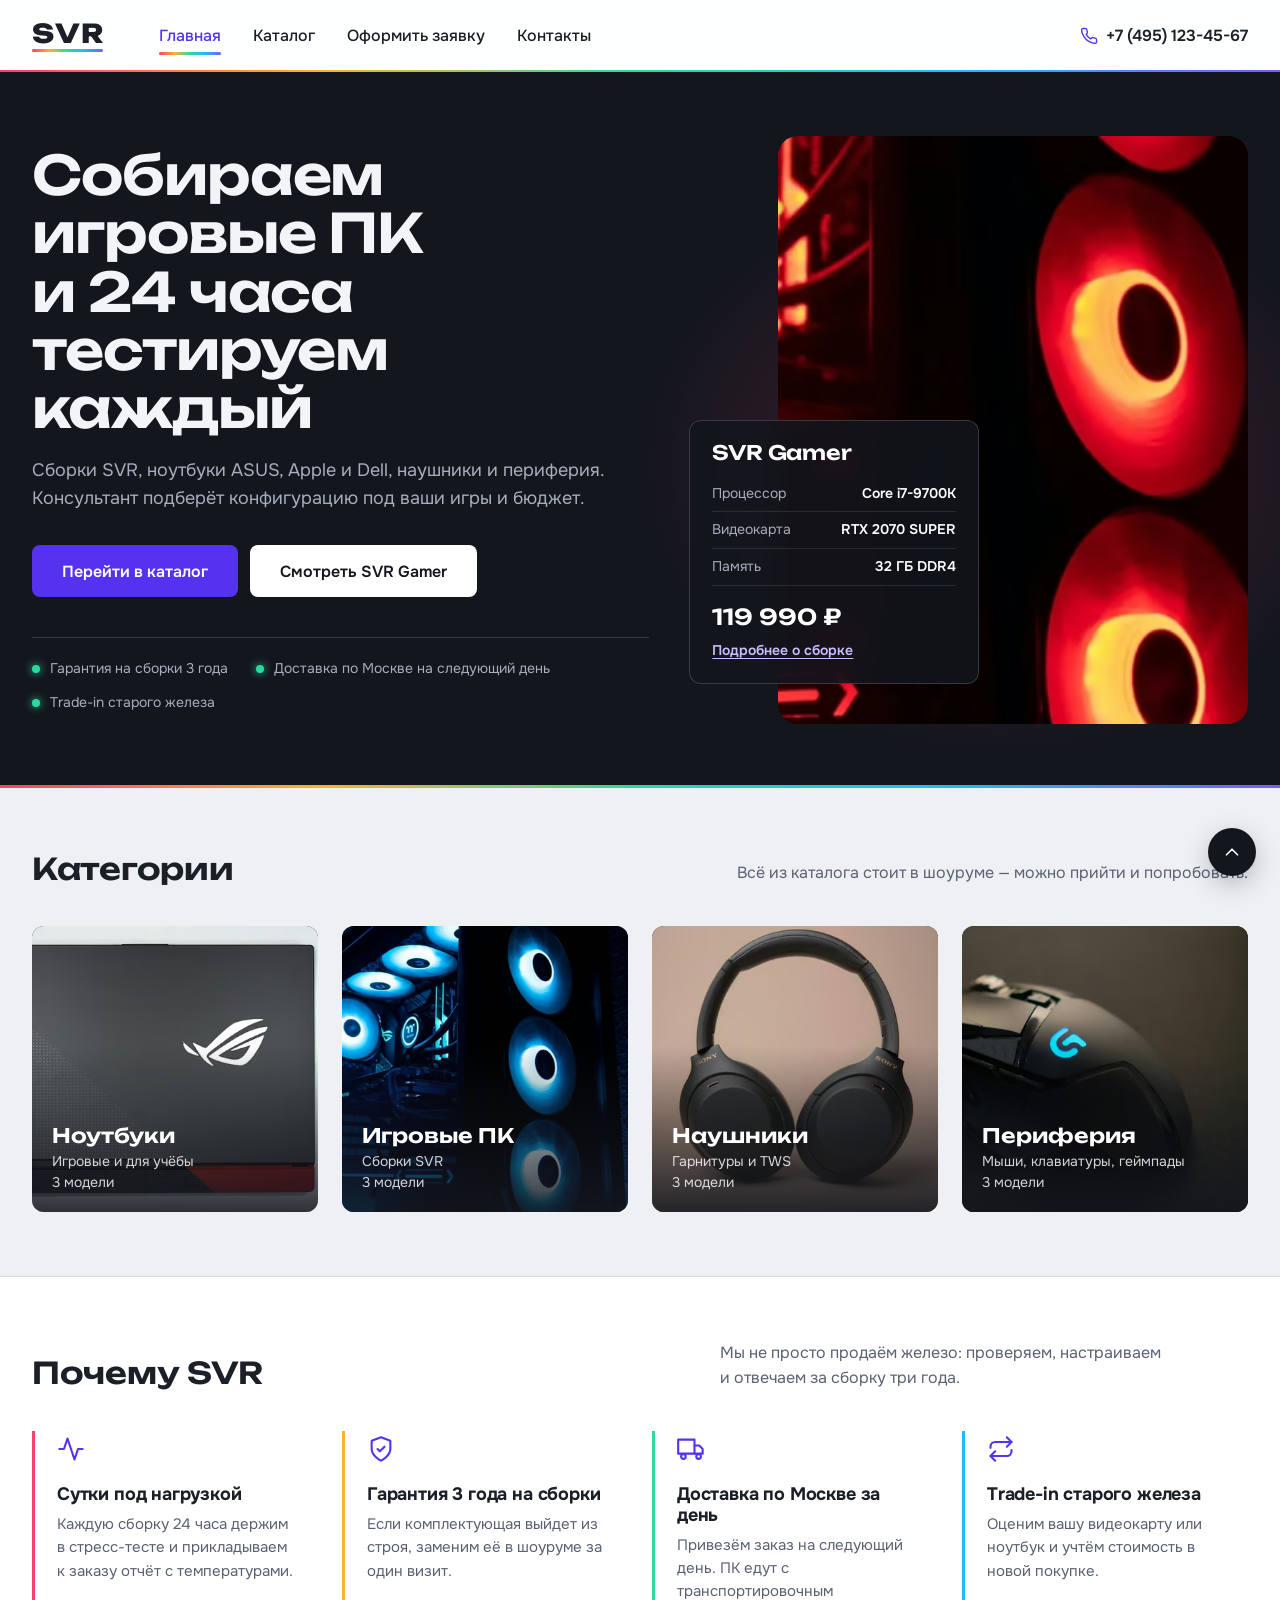
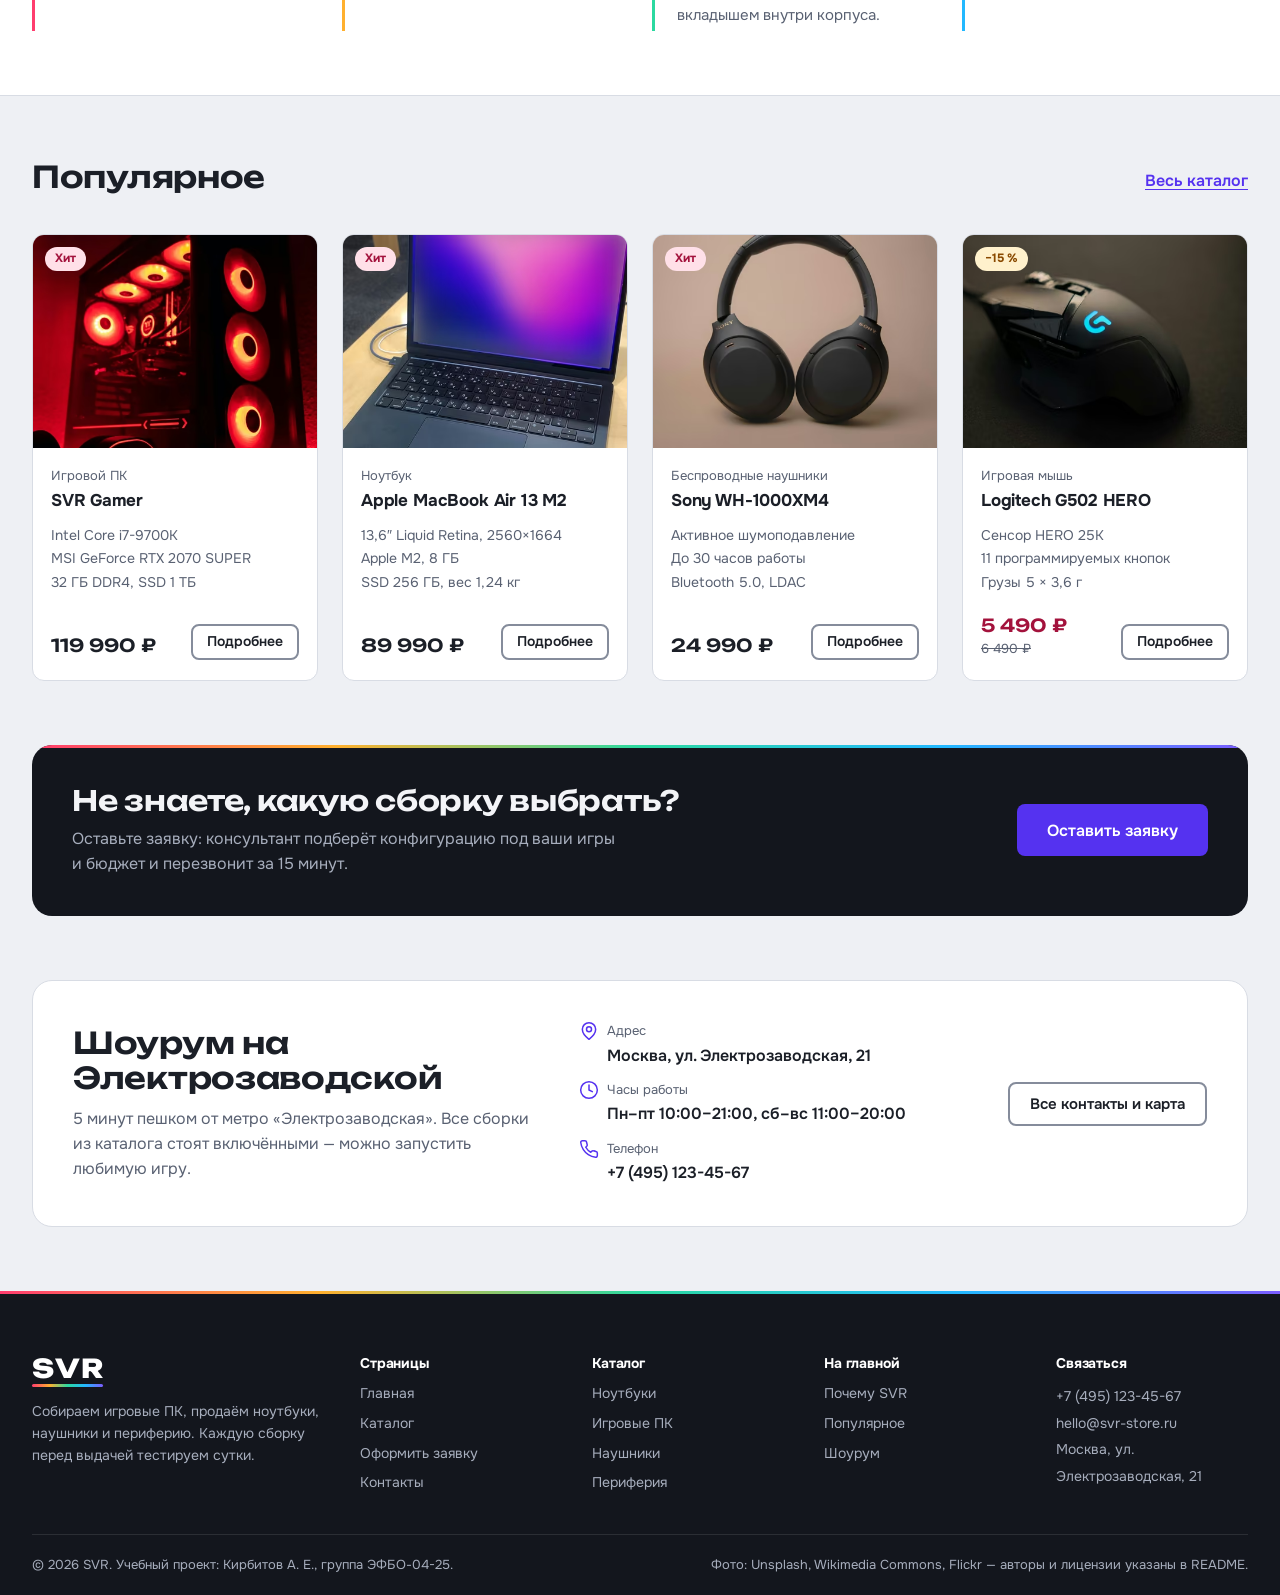
<file: index.html>
<!DOCTYPE html>
<html lang="ru">
<head>
  <meta charset="UTF-8">
  <meta name="viewport" content="width=device-width, initial-scale=1.0">
  <title>SVR — игровые ПК, ноутбуки, наушники и периферия</title>
  <meta name="description" content="Магазин SVR: собственные сборки игровых ПК со стресс-тестом 24 часа, ноутбуки ASUS, Apple и Dell, наушники и периферия. Шоурум в Москве.">
  <link rel="icon" href="images/favicon.svg" type="image/svg+xml">
  <link rel="preload" href="fonts/onest-cyrillic.woff2" as="font" type="font/woff2" crossorigin>
  <link rel="preload" href="fonts/unbounded-cyrillic.woff2" as="font" type="font/woff2" crossorigin>
  <link rel="stylesheet" href="css/style.css">
  <link rel="stylesheet" href="css/responsive.css">
</head>
<body>
  <a class="skip-link" href="#main">Перейти к основному содержимому</a>
  <header class="site-header" id="top">
    <div class="site-header__inner container">
      <a class="logo site-header__logo" href="index.html" aria-label="SVR — на главную">SVR</a>
      <!-- Мобильное меню: Popover API, работает без JavaScript -->
      <button class="site-header__menu-button" type="button" popovertarget="site-nav">
        <svg class="site-header__menu-icon" width="22" height="22" viewBox="0 0 24 24" fill="none" stroke="currentColor" stroke-width="1.8" stroke-linecap="round" stroke-linejoin="round" aria-hidden="true" focusable="false"><path d="M4 7h16M4 12h16M4 17h16"/></svg><span>Меню</span>
      </button>
      <nav class="site-nav site-header__nav" id="site-nav" popover aria-label="Основное меню">
        <div class="site-nav__head">
          <span class="site-nav__caption">Меню</span>
          <button class="site-nav__close" type="button" popovertarget="site-nav" popovertargetaction="hide" aria-label="Закрыть меню"><svg class="icon" width="22" height="22" viewBox="0 0 24 24" fill="none" stroke="currentColor" stroke-width="1.8" stroke-linecap="round" stroke-linejoin="round" aria-hidden="true" focusable="false"><path d="M18 6 6 18M6 6l12 12"/></svg></button>
        </div>
        <ul class="site-nav__list">
          <li class="site-nav__item"><a class="site-nav__link site-nav__link--active" href="index.html" aria-current="page">Главная</a></li>
          <li class="site-nav__item"><a class="site-nav__link" href="catalog.html">Каталог</a></li>
          <li class="site-nav__item"><a class="site-nav__link" href="order.html">Оформить заявку</a></li>
          <li class="site-nav__item"><a class="site-nav__link" href="contacts.html">Контакты</a></li>
        </ul>
        <a class="site-nav__phone" href="tel:+74951234567"><svg class="icon" width="18" height="18" viewBox="0 0 24 24" fill="none" stroke="currentColor" stroke-width="1.8" stroke-linecap="round" stroke-linejoin="round" aria-hidden="true" focusable="false"><path d="M22 16.9v3a2 2 0 0 1-2.2 2 19.8 19.8 0 0 1-8.6-3.1 19.5 19.5 0 0 1-6-6A19.8 19.8 0 0 1 2.1 4.2 2 2 0 0 1 4.1 2h3a2 2 0 0 1 2 1.7c.1 1 .4 1.9.7 2.8a2 2 0 0 1-.5 2.1L8.1 9.9a16 16 0 0 0 6 6l1.3-1.3a2 2 0 0 1 2.1-.4c.9.3 1.8.6 2.8.7a2 2 0 0 1 1.7 2z"/></svg>+7 (495) 123-45-67</a>
      </nav>
      <a class="site-header__phone" href="tel:+74951234567"><svg class="site-header__phone-icon" width="18" height="18" viewBox="0 0 24 24" fill="none" stroke="currentColor" stroke-width="1.8" stroke-linecap="round" stroke-linejoin="round" aria-hidden="true" focusable="false"><path d="M22 16.9v3a2 2 0 0 1-2.2 2 19.8 19.8 0 0 1-8.6-3.1 19.5 19.5 0 0 1-6-6A19.8 19.8 0 0 1 2.1 4.2 2 2 0 0 1 4.1 2h3a2 2 0 0 1 2 1.7c.1 1 .4 1.9.7 2.8a2 2 0 0 1-.5 2.1L8.1 9.9a16 16 0 0 0 6 6l1.3-1.3a2 2 0 0 1 2.1-.4c.9.3 1.8.6 2.8.7a2 2 0 0 1 1.7 2z"/></svg>+7 (495) 123-45-67</a>
    </div>
  </header>

  <main class="page-main" id="main" tabindex="-1">
    <!-- Hero-блок -->
    <section class="hero" aria-labelledby="hero-title">
      <div class="hero__inner container">
        <div class="hero__content">
          <h1 class="hero__title" id="hero-title">Собираем игровые ПК и&nbsp;24&nbsp;часа тестируем каждый</h1>
          <p class="hero__lead">Сборки SVR, ноутбуки ASUS, Apple и Dell, наушники и&nbsp;периферия. Консультант подберёт конфигурацию под ваши игры и&nbsp;бюджет.</p>
          <div class="hero__actions">
            <a class="button button--primary button--large" href="catalog.html">Перейти в каталог</a>
            <a class="button button--light button--large" href="product.html">Смотреть SVR Gamer</a>
          </div>
          <ul class="hero__facts">
            <li class="hero__fact">Гарантия на сборки 3&nbsp;года</li>
            <li class="hero__fact">Доставка по Москве на следующий день</li>
            <li class="hero__fact">Trade-in старого железа</li>
          </ul>
        </div>
        <div class="hero__media">
          <!-- Art direction: на телефоне — горизонтальный кадр крупным планом, на планшете и десктопе — вертикальный -->
          <picture>
            <source media="(min-width: 768px)" type="image/avif" srcset="images/hero-480.avif 480w, images/hero-720.avif 720w, images/hero-960.avif 960w" sizes="(min-width: 1280px) 520px, 42vw">
            <source media="(min-width: 768px)" type="image/webp" srcset="images/hero-480.webp 480w, images/hero-720.webp 720w, images/hero-960.webp 960w" sizes="(min-width: 1280px) 520px, 42vw">
            <source media="(min-width: 768px)" srcset="images/hero-480.jpg 480w, images/hero-720.jpg 720w, images/hero-960.jpg 960w" sizes="(min-width: 1280px) 520px, 42vw">
            <source type="image/avif" srcset="images/hero-mobile-480.avif 480w, images/hero-mobile-800.avif 800w, images/hero-mobile-1200.avif 1200w" sizes="100vw">
            <source type="image/webp" srcset="images/hero-mobile-480.webp 480w, images/hero-mobile-800.webp 800w, images/hero-mobile-1200.webp 1200w" sizes="100vw">
            <img class="hero__image" src="images/hero-mobile-800.jpg" srcset="images/hero-mobile-480.jpg 480w, images/hero-mobile-800.jpg 800w, images/hero-mobile-1200.jpg 1200w" sizes="100vw"
                 width="800" height="600" alt="Игровой ПК SVR Gamer: стеклянный корпус, вентиляторы светятся красным" fetchpriority="high">
          </picture>
          <aside class="spec-plate hero__plate" aria-labelledby="plate-title">
            <h2 class="spec-plate__title" id="plate-title">SVR Gamer</h2>
            <dl class="spec-plate__list">
              <div class="spec-plate__row"><dt>Процессор</dt><dd>Core i7-9700K</dd></div>
              <div class="spec-plate__row"><dt>Видеокарта</dt><dd>RTX 2070 SUPER</dd></div>
              <div class="spec-plate__row"><dt>Память</dt><dd>32&nbsp;ГБ DDR4</dd></div>
            </dl>
            <p class="spec-plate__price">119&nbsp;990&nbsp;₽</p>
            <a class="spec-plate__link" href="product.html">Подробнее о сборке</a>
          </aside>
        </div>
      </div>
    </section>

    <!-- Категории: ссылки ведут в каталог с уже включённым фильтром -->
    <section class="section" aria-labelledby="categories-title">
      <div class="container">
        <div class="section__header">
          <h2 class="section__title" id="categories-title">Категории</h2>
          <p class="section__text">Всё из каталога стоит в&nbsp;шоуруме — можно прийти и&nbsp;попробовать.</p>
        </div>
        <ul class="category-grid">
          <li class="category-grid__item">
            <a class="category-card" href="catalog.html#laptops">
              <picture>
                <source type="image/avif" srcset="images/c-laptops-400.avif 400w, images/c-laptops-731.avif 731w" sizes="(min-width: 1280px) 290px, (min-width: 768px) 25vw, 50vw">
                <source type="image/webp" srcset="images/c-laptops-400.webp 400w, images/c-laptops-731.webp 731w" sizes="(min-width: 1280px) 290px, (min-width: 768px) 25vw, 50vw">
                <img class="category-card__image" src="images/c-laptops-731.jpg" srcset="images/c-laptops-400.jpg 400w, images/c-laptops-731.jpg 731w" sizes="(min-width: 1280px) 290px, (min-width: 768px) 25vw, 50vw"
                     width="800" height="800" alt="" loading="lazy">
              </picture>
              <span class="category-card__body">
                <span class="category-card__title">Ноутбуки</span>
                <span class="category-card__text">Игровые и для учёбы</span>
                <span class="category-card__count">3&nbsp;модели</span>
              </span>
            </a>
          </li>
          <li class="category-grid__item">
            <a class="category-card" href="catalog.html#builds">
              <picture>
                <source type="image/avif" srcset="images/c-pc-400.avif 400w, images/c-pc-800.avif 800w" sizes="(min-width: 1280px) 290px, (min-width: 768px) 25vw, 50vw">
                <source type="image/webp" srcset="images/c-pc-400.webp 400w, images/c-pc-800.webp 800w" sizes="(min-width: 1280px) 290px, (min-width: 768px) 25vw, 50vw">
                <img class="category-card__image" src="images/c-pc-800.jpg" srcset="images/c-pc-400.jpg 400w, images/c-pc-800.jpg 800w" sizes="(min-width: 1280px) 290px, (min-width: 768px) 25vw, 50vw"
                     width="800" height="800" alt="" loading="lazy">
              </picture>
              <span class="category-card__body">
                <span class="category-card__title">Игровые ПК</span>
                <span class="category-card__text">Сборки SVR</span>
                <span class="category-card__count">3&nbsp;модели</span>
              </span>
            </a>
          </li>
          <li class="category-grid__item">
            <a class="category-card" href="catalog.html#audio">
              <picture>
                <source type="image/avif" srcset="images/c-audio-400.avif 400w, images/c-audio-800.avif 800w" sizes="(min-width: 1280px) 290px, (min-width: 768px) 25vw, 50vw">
                <source type="image/webp" srcset="images/c-audio-400.webp 400w, images/c-audio-800.webp 800w" sizes="(min-width: 1280px) 290px, (min-width: 768px) 25vw, 50vw">
                <img class="category-card__image" src="images/c-audio-800.jpg" srcset="images/c-audio-400.jpg 400w, images/c-audio-800.jpg 800w" sizes="(min-width: 1280px) 290px, (min-width: 768px) 25vw, 50vw"
                     width="800" height="800" alt="" loading="lazy">
              </picture>
              <span class="category-card__body">
                <span class="category-card__title">Наушники</span>
                <span class="category-card__text">Гарнитуры и TWS</span>
                <span class="category-card__count">3&nbsp;модели</span>
              </span>
            </a>
          </li>
          <li class="category-grid__item">
            <a class="category-card" href="catalog.html#gear">
              <picture>
                <source type="image/avif" srcset="images/c-gear-400.avif 400w, images/c-gear-800.avif 800w" sizes="(min-width: 1280px) 290px, (min-width: 768px) 25vw, 50vw">
                <source type="image/webp" srcset="images/c-gear-400.webp 400w, images/c-gear-800.webp 800w" sizes="(min-width: 1280px) 290px, (min-width: 768px) 25vw, 50vw">
                <img class="category-card__image" src="images/c-gear-800.jpg" srcset="images/c-gear-400.jpg 400w, images/c-gear-800.jpg 800w" sizes="(min-width: 1280px) 290px, (min-width: 768px) 25vw, 50vw"
                     width="800" height="800" alt="" loading="lazy">
              </picture>
              <span class="category-card__body">
                <span class="category-card__title">Периферия</span>
                <span class="category-card__text">Мыши, клавиатуры, геймпады</span>
                <span class="category-card__count">3&nbsp;модели</span>
              </span>
            </a>
          </li>
        </ul>
      </div>
    </section>

    <!-- Преимущества (якорь #advantages) -->
    <section class="section section--tinted" id="advantages" aria-labelledby="advantages-title">
      <div class="container">
        <div class="section__header">
          <h2 class="section__title" id="advantages-title">Почему SVR</h2>
          <p class="section__text">Мы не просто продаём железо: проверяем, настраиваем и&nbsp;отвечаем за сборку три года.</p>
        </div>
        <ul class="features">
          <li class="features__item">
            <svg class="features__icon" width="28" height="28" viewBox="0 0 24 24" fill="none" stroke="currentColor" stroke-width="1.8" stroke-linecap="round" stroke-linejoin="round" aria-hidden="true" focusable="false"><path d="M22 12h-4l-3 9L9 3l-3 9H2"/></svg>
            <h3 class="features__title">Сутки под нагрузкой</h3>
            <p class="features__text">Каждую сборку 24&nbsp;часа держим в стресс-тесте и прикладываем к заказу отчёт с температурами.</p>
          </li>
          <li class="features__item">
            <svg class="features__icon" width="28" height="28" viewBox="0 0 24 24" fill="none" stroke="currentColor" stroke-width="1.8" stroke-linecap="round" stroke-linejoin="round" aria-hidden="true" focusable="false"><path d="M12 22s8-4 8-10V5l-8-3-8 3v7c0 6 8 10 8 10z"/><path d="m9 12 2 2 4-4"/></svg>
            <h3 class="features__title">Гарантия 3 года на сборки</h3>
            <p class="features__text">Если комплектующая выйдет из строя, заменим её в шоуруме за один визит.</p>
          </li>
          <li class="features__item">
            <svg class="features__icon" width="28" height="28" viewBox="0 0 24 24" fill="none" stroke="currentColor" stroke-width="1.8" stroke-linecap="round" stroke-linejoin="round" aria-hidden="true" focusable="false"><path d="M1 4h14v12H1z"/><path d="M15 9h4l3 3v4h-7"/><circle cx="5.5" cy="18.5" r="2"/><circle cx="18.5" cy="18.5" r="2"/></svg>
            <h3 class="features__title">Доставка по Москве за день</h3>
            <p class="features__text">Привезём заказ на следующий день. ПК едут с транспортировочным вкладышем внутри корпуса.</p>
          </li>
          <li class="features__item">
            <svg class="features__icon" width="28" height="28" viewBox="0 0 24 24" fill="none" stroke="currentColor" stroke-width="1.8" stroke-linecap="round" stroke-linejoin="round" aria-hidden="true" focusable="false"><path d="m17 2 4 4-4 4"/><path d="M3 11v-1a4 4 0 0 1 4-4h14"/><path d="m7 22-4-4 4-4"/><path d="M21 13v1a4 4 0 0 1-4 4H3"/></svg>
            <h3 class="features__title">Trade-in старого железа</h3>
            <p class="features__text">Оценим вашу видеокарту или ноутбук и учтём стоимость в новой покупке.</p>
          </li>
        </ul>
      </div>
    </section>

    <!-- Популярные товары (якорь #popular) -->
    <section class="section" id="popular" aria-labelledby="popular-title">
      <div class="container">
        <div class="section__header">
          <h2 class="section__title" id="popular-title">Популярное</h2>
          <a class="section__link" href="catalog.html">Весь каталог</a>
        </div>
        <div class="product-grid product-grid--four">
        <article class="product-card product-card--hit" data-category="builds">
          <div class="product-card__media">
            <picture>
              <source type="image/avif" srcset="images/p-svr-gamer-480.avif 480w, images/p-svr-gamer-800.avif 800w, images/p-svr-gamer-1200.avif 1200w" sizes="(min-width: 1280px) 300px, (min-width: 1024px) 26vw, (min-width: 480px) 50vw, 100vw">
              <source type="image/webp" srcset="images/p-svr-gamer-480.webp 480w, images/p-svr-gamer-800.webp 800w, images/p-svr-gamer-1200.webp 1200w" sizes="(min-width: 1280px) 300px, (min-width: 1024px) 26vw, (min-width: 480px) 50vw, 100vw">
              <img class="product-card__image" src="images/p-svr-gamer-800.jpg" srcset="images/p-svr-gamer-480.jpg 480w, images/p-svr-gamer-800.jpg 800w, images/p-svr-gamer-1200.jpg 1200w" sizes="(min-width: 1280px) 300px, (min-width: 1024px) 26vw, (min-width: 480px) 50vw, 100vw"
                   width="800" height="600" alt="Игровой ПК SVR Gamer в корпусе со стеклянными панелями, вентиляторы светятся красным" loading="lazy">
            </picture>
            <span class="badge badge--hit product-card__badge">Хит</span>
          </div>
          <div class="product-card__body">
            <p class="product-card__category">Игровой ПК</p>
            <h3 class="product-card__title">SVR Gamer</h3>
            <ul class="product-card__specs">
            <li>Intel Core i7-9700K</li>
            <li>MSI GeForce RTX 2070 SUPER</li>
            <li>32&nbsp;ГБ DDR4, SSD 1&nbsp;ТБ</li>
            </ul>
            <div class="product-card__footer">
              <p class="product-card__price"><span class="visually-hidden">Цена: </span>119&nbsp;990&nbsp;₽</p>
              <a class="button button--secondary button--small product-card__button" href="product.html">Подробнее<span class="visually-hidden"> про SVR Gamer</span></a>
            </div>
          </div>
        </article>
        <article class="product-card product-card--hit" data-category="laptops">
          <div class="product-card__media">
            <picture>
              <source type="image/avif" srcset="images/p-macbook-air-m2-480.avif 480w, images/p-macbook-air-m2-800.avif 800w, images/p-macbook-air-m2-1143.avif 1143w" sizes="(min-width: 1280px) 300px, (min-width: 1024px) 26vw, (min-width: 480px) 50vw, 100vw">
              <source type="image/webp" srcset="images/p-macbook-air-m2-480.webp 480w, images/p-macbook-air-m2-800.webp 800w, images/p-macbook-air-m2-1143.webp 1143w" sizes="(min-width: 1280px) 300px, (min-width: 1024px) 26vw, (min-width: 480px) 50vw, 100vw">
              <img class="product-card__image" src="images/p-macbook-air-m2-800.jpg" srcset="images/p-macbook-air-m2-480.jpg 480w, images/p-macbook-air-m2-800.jpg 800w, images/p-macbook-air-m2-1143.jpg 1143w" sizes="(min-width: 1280px) 300px, (min-width: 1024px) 26vw, (min-width: 480px) 50vw, 100vw"
                   width="800" height="600" alt="Ноутбук Apple MacBook Air M2 цвета «тёмная ночь» с открытой крышкой" loading="lazy">
            </picture>
            <span class="badge badge--hit product-card__badge">Хит</span>
          </div>
          <div class="product-card__body">
            <p class="product-card__category">Ноутбук</p>
            <h3 class="product-card__title">Apple MacBook Air 13 M2</h3>
            <ul class="product-card__specs">
            <li>13,6″ Liquid Retina, 2560×1664</li>
            <li>Apple M2, 8&nbsp;ГБ</li>
            <li>SSD 256&nbsp;ГБ, вес 1,24&nbsp;кг</li>
            </ul>
            <div class="product-card__footer">
              <p class="product-card__price"><span class="visually-hidden">Цена: </span>89&nbsp;990&nbsp;₽</p>
              <a class="button button--secondary button--small product-card__button" href="product.html">Подробнее<span class="visually-hidden"> про Apple MacBook Air 13 M2</span></a>
            </div>
          </div>
        </article>
        <article class="product-card product-card--hit" data-category="audio">
          <div class="product-card__media">
            <picture>
              <source type="image/avif" srcset="images/p-sony-wh-1000xm4-480.avif 480w, images/p-sony-wh-1000xm4-800.avif 800w, images/p-sony-wh-1000xm4-1200.avif 1200w" sizes="(min-width: 1280px) 300px, (min-width: 1024px) 26vw, (min-width: 480px) 50vw, 100vw">
              <source type="image/webp" srcset="images/p-sony-wh-1000xm4-480.webp 480w, images/p-sony-wh-1000xm4-800.webp 800w, images/p-sony-wh-1000xm4-1200.webp 1200w" sizes="(min-width: 1280px) 300px, (min-width: 1024px) 26vw, (min-width: 480px) 50vw, 100vw">
              <img class="product-card__image" src="images/p-sony-wh-1000xm4-800.jpg" srcset="images/p-sony-wh-1000xm4-480.jpg 480w, images/p-sony-wh-1000xm4-800.jpg 800w, images/p-sony-wh-1000xm4-1200.jpg 1200w" sizes="(min-width: 1280px) 300px, (min-width: 1024px) 26vw, (min-width: 480px) 50vw, 100vw"
                   width="800" height="600" alt="Чёрные полноразмерные наушники Sony WH-1000XM4 на бежевом фоне" loading="lazy">
            </picture>
            <span class="badge badge--hit product-card__badge">Хит</span>
          </div>
          <div class="product-card__body">
            <p class="product-card__category">Беспроводные наушники</p>
            <h3 class="product-card__title">Sony WH-1000XM4</h3>
            <ul class="product-card__specs">
            <li>Активное шумоподавление</li>
            <li>До 30&nbsp;часов работы</li>
            <li>Bluetooth 5.0, LDAC</li>
            </ul>
            <div class="product-card__footer">
              <p class="product-card__price"><span class="visually-hidden">Цена: </span>24&nbsp;990&nbsp;₽</p>
              <a class="button button--secondary button--small product-card__button" href="product.html">Подробнее<span class="visually-hidden"> про Sony WH-1000XM4</span></a>
            </div>
          </div>
        </article>
        <article class="product-card product-card--sale" data-category="gear">
          <div class="product-card__media">
            <picture>
              <source type="image/avif" srcset="images/p-logitech-g502-480.avif 480w, images/p-logitech-g502-800.avif 800w, images/p-logitech-g502-1200.avif 1200w" sizes="(min-width: 1280px) 300px, (min-width: 1024px) 26vw, (min-width: 480px) 50vw, 100vw">
              <source type="image/webp" srcset="images/p-logitech-g502-480.webp 480w, images/p-logitech-g502-800.webp 800w, images/p-logitech-g502-1200.webp 1200w" sizes="(min-width: 1280px) 300px, (min-width: 1024px) 26vw, (min-width: 480px) 50vw, 100vw">
              <img class="product-card__image" src="images/p-logitech-g502-800.jpg" srcset="images/p-logitech-g502-480.jpg 480w, images/p-logitech-g502-800.jpg 800w, images/p-logitech-g502-1200.jpg 1200w" sizes="(min-width: 1280px) 300px, (min-width: 1024px) 26vw, (min-width: 480px) 50vw, 100vw"
                   width="800" height="600" alt="Проводная игровая мышь Logitech G502 HERO с подсвеченным логотипом" loading="lazy">
            </picture>
            <span class="badge badge--sale product-card__badge">−15&nbsp;%</span>
          </div>
          <div class="product-card__body">
            <p class="product-card__category">Игровая мышь</p>
            <h3 class="product-card__title">Logitech G502 HERO</h3>
            <ul class="product-card__specs">
            <li>Сенсор HERO 25K</li>
            <li>11 программируемых кнопок</li>
            <li>Грузы 5 × 3,6&nbsp;г</li>
            </ul>
            <div class="product-card__footer">
              <p class="product-card__price"><span class="visually-hidden">Цена: </span>5&nbsp;490&nbsp;₽ <s class="product-card__old-price"><span class="visually-hidden">Цена без скидки: </span>6&nbsp;490&nbsp;₽</s></p>
              <a class="button button--secondary button--small product-card__button" href="product.html">Подробнее<span class="visually-hidden"> про Logitech G502 HERO</span></a>
            </div>
          </div>
        </article>
        </div>
      </div>
    </section>

    <!-- Призыв оставить заявку -->
    <section class="cta" aria-labelledby="cta-title">
      <div class="cta__inner container">
        <div class="cta__content">
          <h2 class="cta__title" id="cta-title">Не знаете, какую сборку выбрать?</h2>
          <p class="cta__text">Оставьте заявку: консультант подберёт конфигурацию под ваши игры и&nbsp;бюджет и&nbsp;перезвонит за 15&nbsp;минут.</p>
        </div>
        <a class="button button--primary button--large" href="order.html">Оставить заявку</a>
      </div>
    </section>

    <!-- Контакты шоурума (якорь #contacts) -->
    <section class="section" id="contacts" aria-labelledby="contacts-title">
      <div class="container showroom">
        <div class="showroom__content">
          <h2 class="section__title" id="contacts-title">Шоурум на Электрозаводской</h2>
          <p class="section__text">5 минут пешком от метро «Электрозаводская». Все сборки из каталога стоят включёнными — можно запустить любимую игру.</p>
        </div>
        <dl class="showroom__list">
          <div class="showroom__row"><dt><svg class="showroom__icon" width="20" height="20" viewBox="0 0 24 24" fill="none" stroke="currentColor" stroke-width="1.8" stroke-linecap="round" stroke-linejoin="round" aria-hidden="true" focusable="false"><path d="M20 10c0 6-8 12-8 12s-8-6-8-12a8 8 0 0 1 16 0z"/><circle cx="12" cy="10" r="3"/></svg>Адрес</dt><dd>Москва, ул. Электрозаводская, 21</dd></div>
          <div class="showroom__row"><dt><svg class="showroom__icon" width="20" height="20" viewBox="0 0 24 24" fill="none" stroke="currentColor" stroke-width="1.8" stroke-linecap="round" stroke-linejoin="round" aria-hidden="true" focusable="false"><circle cx="12" cy="12" r="10"/><path d="M12 6v6l4 2"/></svg>Часы работы</dt><dd>Пн–пт 10:00–21:00, сб–вс 11:00–20:00</dd></div>
          <div class="showroom__row"><dt><svg class="showroom__icon" width="20" height="20" viewBox="0 0 24 24" fill="none" stroke="currentColor" stroke-width="1.8" stroke-linecap="round" stroke-linejoin="round" aria-hidden="true" focusable="false"><path d="M22 16.9v3a2 2 0 0 1-2.2 2 19.8 19.8 0 0 1-8.6-3.1 19.5 19.5 0 0 1-6-6A19.8 19.8 0 0 1 2.1 4.2 2 2 0 0 1 4.1 2h3a2 2 0 0 1 2 1.7c.1 1 .4 1.9.7 2.8a2 2 0 0 1-.5 2.1L8.1 9.9a16 16 0 0 0 6 6l1.3-1.3a2 2 0 0 1 2.1-.4c.9.3 1.8.6 2.8.7a2 2 0 0 1 1.7 2z"/></svg>Телефон</dt><dd><a href="tel:+74951234567">+7 (495) 123-45-67</a></dd></div>
        </dl>
        <a class="button button--secondary" href="contacts.html">Все контакты и&nbsp;карта</a>
      </div>
    </section>
  </main>

  <footer class="site-footer">
    <div class="site-footer__inner container">
      <div class="site-footer__brand">
        <a class="logo logo--light" href="index.html" aria-label="SVR — на главную">SVR</a>
        <p class="site-footer__text">Собираем игровые ПК, продаём ноутбуки, наушники и периферию. Каждую сборку перед выдачей тестируем сутки.</p>
      </div>
      <nav class="site-footer__col" aria-label="Страницы сайта">
        <h2 class="site-footer__title">Страницы</h2>
        <ul class="site-footer__list">
            <li><a class="site-footer__link" href="index.html">Главная</a></li>
            <li><a class="site-footer__link" href="catalog.html">Каталог</a></li>
            <li><a class="site-footer__link" href="order.html">Оформить заявку</a></li>
            <li><a class="site-footer__link" href="contacts.html">Контакты</a></li>
        </ul>
      </nav>
      <nav class="site-footer__col" aria-label="Категории каталога">
        <h2 class="site-footer__title">Каталог</h2>
        <ul class="site-footer__list">
            <li><a class="site-footer__link" href="catalog.html#laptops">Ноутбуки</a></li>
            <li><a class="site-footer__link" href="catalog.html#builds">Игровые ПК</a></li>
            <li><a class="site-footer__link" href="catalog.html#audio">Наушники</a></li>
            <li><a class="site-footer__link" href="catalog.html#gear">Периферия</a></li>
        </ul>
      </nav>
      <nav class="site-footer__col" aria-label="Разделы главной страницы">
        <h2 class="site-footer__title">На главной</h2>
        <ul class="site-footer__list">
            <li><a class="site-footer__link" href="index.html#advantages">Почему SVR</a></li>
            <li><a class="site-footer__link" href="index.html#popular">Популярное</a></li>
            <li><a class="site-footer__link" href="index.html#contacts">Шоурум</a></li>
        </ul>
      </nav>
      <div class="site-footer__col">
        <h2 class="site-footer__title">Связаться</h2>
        <address class="site-footer__address">
          <a class="site-footer__link" href="tel:+74951234567">+7 (495) 123-45-67</a><br>
          <a class="site-footer__link" href="mailto:hello@svr-store.ru">hello@svr-store.ru</a><br>
          Москва, ул. Электрозаводская, 21
        </address>
      </div>
    </div>
    <div class="site-footer__bottom container">
      <p>© 2026 SVR. Учебный проект: Кирбитов А. Е., группа ЭФБО-04-25.</p>
      <p>Фото: Unsplash, Wikimedia Commons, Flickr — авторы и лицензии указаны в README.</p>
    </div>
  </footer>

  <a class="to-top" href="#top" aria-label="Наверх"><svg class="icon" width="22" height="22" viewBox="0 0 24 24" fill="none" stroke="currentColor" stroke-width="1.8" stroke-linecap="round" stroke-linejoin="round" aria-hidden="true" focusable="false"><path d="m18 15-6-6-6 6"/></svg></a>
</body>
</html>
</file>
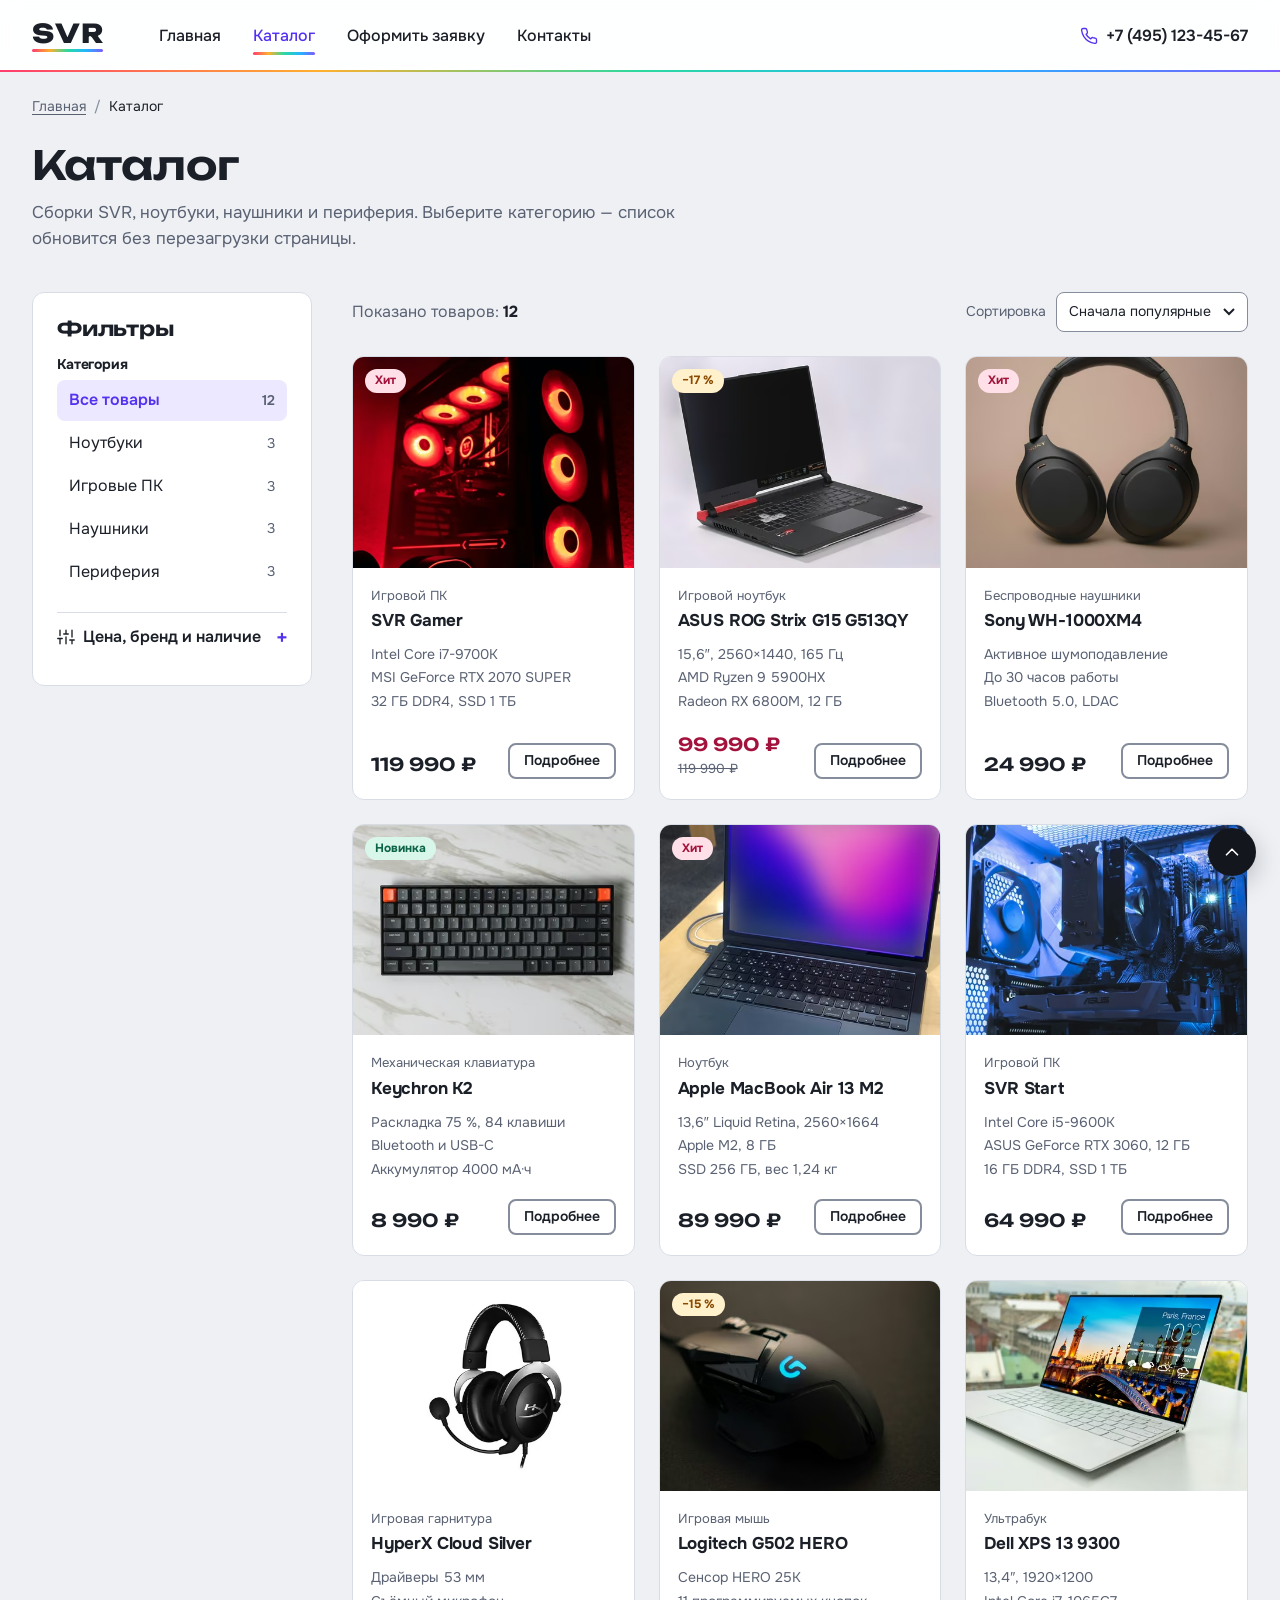
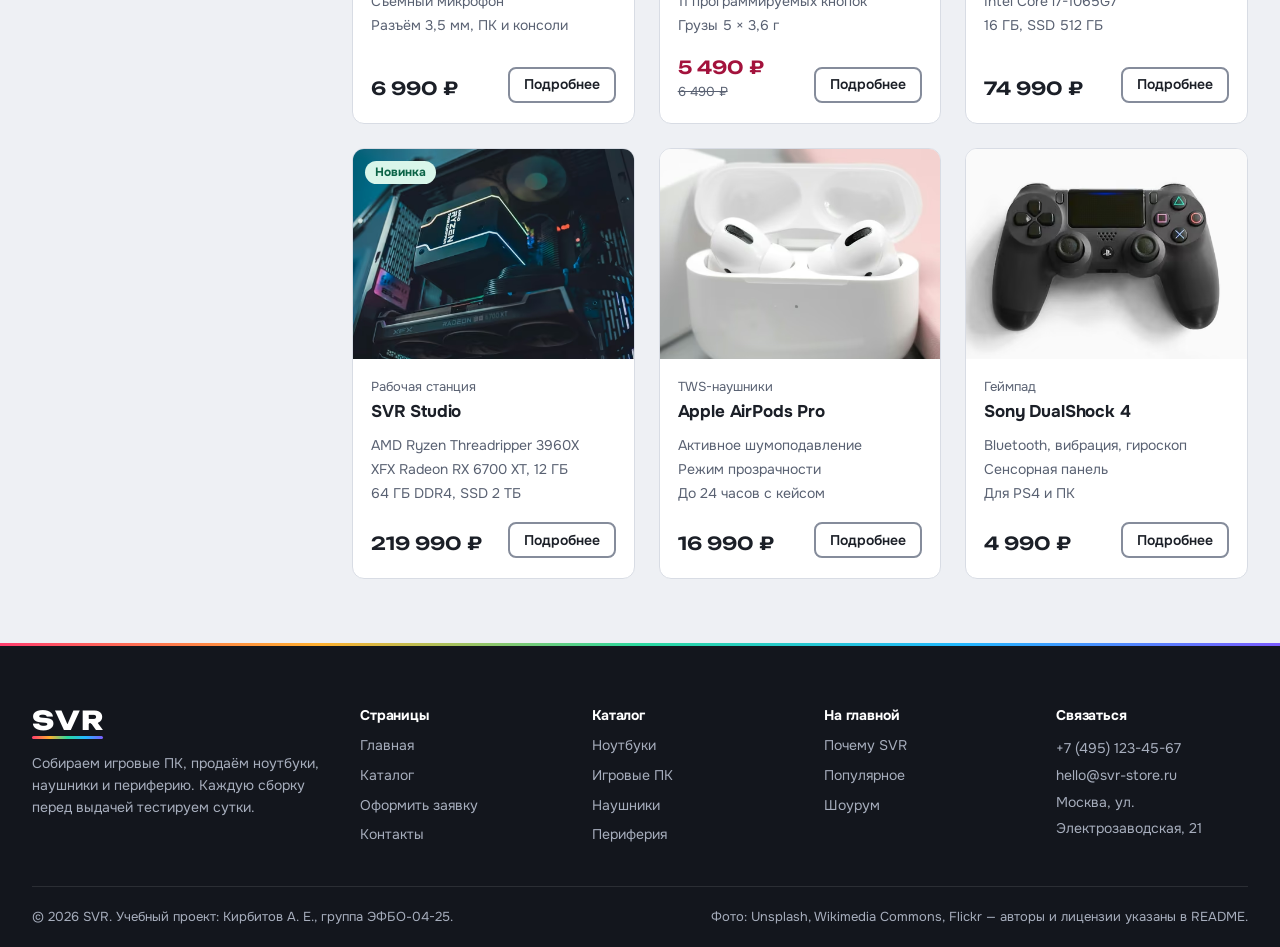
<file: catalog.html>
<!DOCTYPE html>
<html lang="ru">
<head>
  <meta charset="UTF-8">
  <meta name="viewport" content="width=device-width, initial-scale=1.0">
  <title>Каталог — SVR: ноутбуки, игровые ПК, наушники и периферия</title>
  <meta name="description" content="Каталог SVR: игровые ноутбуки ASUS ROG, MacBook Air, сборки SVR, наушники Sony и HyperX, мыши, клавиатуры и геймпады.">
  <link rel="icon" href="images/favicon.svg" type="image/svg+xml">
  <link rel="preload" href="fonts/onest-cyrillic.woff2" as="font" type="font/woff2" crossorigin>
  <link rel="preload" href="fonts/unbounded-cyrillic.woff2" as="font" type="font/woff2" crossorigin>
  <link rel="stylesheet" href="css/style.css">
  <link rel="stylesheet" href="css/responsive.css">
</head>
<body>
  <a class="skip-link" href="#main">Перейти к основному содержимому</a>
  <header class="site-header" id="top">
    <div class="site-header__inner container">
      <a class="logo site-header__logo" href="index.html" aria-label="SVR — на главную">SVR</a>
      <!-- Мобильное меню: Popover API, работает без JavaScript -->
      <button class="site-header__menu-button" type="button" popovertarget="site-nav">
        <svg class="site-header__menu-icon" width="22" height="22" viewBox="0 0 24 24" fill="none" stroke="currentColor" stroke-width="1.8" stroke-linecap="round" stroke-linejoin="round" aria-hidden="true" focusable="false"><path d="M4 7h16M4 12h16M4 17h16"/></svg><span>Меню</span>
      </button>
      <nav class="site-nav site-header__nav" id="site-nav" popover aria-label="Основное меню">
        <div class="site-nav__head">
          <span class="site-nav__caption">Меню</span>
          <button class="site-nav__close" type="button" popovertarget="site-nav" popovertargetaction="hide" aria-label="Закрыть меню"><svg class="icon" width="22" height="22" viewBox="0 0 24 24" fill="none" stroke="currentColor" stroke-width="1.8" stroke-linecap="round" stroke-linejoin="round" aria-hidden="true" focusable="false"><path d="M18 6 6 18M6 6l12 12"/></svg></button>
        </div>
        <ul class="site-nav__list">
          <li class="site-nav__item"><a class="site-nav__link" href="index.html">Главная</a></li>
          <li class="site-nav__item"><a class="site-nav__link site-nav__link--active" href="catalog.html" aria-current="page">Каталог</a></li>
          <li class="site-nav__item"><a class="site-nav__link" href="order.html">Оформить заявку</a></li>
          <li class="site-nav__item"><a class="site-nav__link" href="contacts.html">Контакты</a></li>
        </ul>
        <a class="site-nav__phone" href="tel:+74951234567"><svg class="icon" width="18" height="18" viewBox="0 0 24 24" fill="none" stroke="currentColor" stroke-width="1.8" stroke-linecap="round" stroke-linejoin="round" aria-hidden="true" focusable="false"><path d="M22 16.9v3a2 2 0 0 1-2.2 2 19.8 19.8 0 0 1-8.6-3.1 19.5 19.5 0 0 1-6-6A19.8 19.8 0 0 1 2.1 4.2 2 2 0 0 1 4.1 2h3a2 2 0 0 1 2 1.7c.1 1 .4 1.9.7 2.8a2 2 0 0 1-.5 2.1L8.1 9.9a16 16 0 0 0 6 6l1.3-1.3a2 2 0 0 1 2.1-.4c.9.3 1.8.6 2.8.7a2 2 0 0 1 1.7 2z"/></svg>+7 (495) 123-45-67</a>
      </nav>
      <a class="site-header__phone" href="tel:+74951234567"><svg class="site-header__phone-icon" width="18" height="18" viewBox="0 0 24 24" fill="none" stroke="currentColor" stroke-width="1.8" stroke-linecap="round" stroke-linejoin="round" aria-hidden="true" focusable="false"><path d="M22 16.9v3a2 2 0 0 1-2.2 2 19.8 19.8 0 0 1-8.6-3.1 19.5 19.5 0 0 1-6-6A19.8 19.8 0 0 1 2.1 4.2 2 2 0 0 1 4.1 2h3a2 2 0 0 1 2 1.7c.1 1 .4 1.9.7 2.8a2 2 0 0 1-.5 2.1L8.1 9.9a16 16 0 0 0 6 6l1.3-1.3a2 2 0 0 1 2.1-.4c.9.3 1.8.6 2.8.7a2 2 0 0 1 1.7 2z"/></svg>+7 (495) 123-45-67</a>
    </div>
  </header>

  <main class="page-main" id="main" tabindex="-1">
    <div class="container">
      <nav class="breadcrumbs" aria-label="Хлебные крошки">
        <ol class="breadcrumbs__list">
          <li class="breadcrumbs__item"><a class="breadcrumbs__link" href="index.html">Главная</a></li>
          <li class="breadcrumbs__item"><span class="breadcrumbs__current" aria-current="page">Каталог</span></li>
        </ol>
      </nav>
      <div class="page-head">
        <h1 class="page-head__title">Каталог</h1>
        <p class="page-head__text">Сборки SVR, ноутбуки, наушники и периферия. Выберите категорию — список обновится без перезагрузки страницы.</p>
      </div>

      <!-- Фильтр по категориям работает без JavaScript: ссылка #laptops делает элемент #laptops целью (:target),
           а правило .catalog:has(#laptops:target) скрывает карточки других категорий -->
      <div class="catalog">
        <span class="catalog__target catalog__target--all" id="all"></span>
        <span class="catalog__target catalog__target--laptops" id="laptops"></span>
        <span class="catalog__target catalog__target--builds" id="builds"></span>
        <span class="catalog__target catalog__target--audio" id="audio"></span>
        <span class="catalog__target catalog__target--gear" id="gear"></span>
        <aside class="catalog__aside filter" aria-labelledby="filter-title">
          <h2 class="filter__title" id="filter-title">Фильтры</h2>
          <nav class="filter__group" aria-label="Категории каталога">
            <h3 class="filter__subtitle">Категория</h3>
            <ul class="filter__list">
              <li class="filter__item"><a class="filter__link" href="#all">Все товары<span class="filter__count">12</span></a></li>
              <li class="filter__item"><a class="filter__link" href="#laptops">Ноутбуки<span class="filter__count">3</span></a></li>
              <li class="filter__item"><a class="filter__link" href="#builds">Игровые ПК<span class="filter__count">3</span></a></li>
              <li class="filter__item"><a class="filter__link" href="#audio">Наушники<span class="filter__count">3</span></a></li>
              <li class="filter__item"><a class="filter__link" href="#gear">Периферия<span class="filter__count">3</span></a></li>
            </ul>
          </nav>
            <details class="filter__more">
              <summary class="filter__more-toggle"><svg class="icon" width="18" height="18" viewBox="0 0 24 24" fill="none" stroke="currentColor" stroke-width="1.8" stroke-linecap="round" stroke-linejoin="round" aria-hidden="true" focusable="false"><path d="M4 21v-7M4 10V3M12 21v-9M12 8V3M20 21v-5M20 12V3M1 14h6M9 8h6M17 16h6"/></svg>Цена, бренд и наличие</summary>
            <form class="filter__form" action="catalog.html" method="get">
              <fieldset class="filter__fieldset">
                <legend class="filter__subtitle">Цена, ₽</legend>
                <div class="filter__range">
                  <label class="filter__label" for="price-from">от</label>
                  <input class="filter__input" id="price-from" name="price_from" type="number" min="0" step="1000" placeholder="4990">
                  <label class="filter__label" for="price-to">до</label>
                  <input class="filter__input" id="price-to" name="price_to" type="number" min="0" step="1000" placeholder="219990">
                </div>
              </fieldset>
              <fieldset class="filter__fieldset">
                <legend class="filter__subtitle">Бренд</legend>
                <div class="filter__checks">
                <label class="filter__check"><input class="filter__checkbox" type="checkbox" name="brand" value="svr"> SVR</label>
                <label class="filter__check"><input class="filter__checkbox" type="checkbox" name="brand" value="asus"> ASUS</label>
                <label class="filter__check"><input class="filter__checkbox" type="checkbox" name="brand" value="apple"> Apple</label>
                <label class="filter__check"><input class="filter__checkbox" type="checkbox" name="brand" value="dell"> Dell</label>
                <label class="filter__check"><input class="filter__checkbox" type="checkbox" name="brand" value="sony"> Sony</label>
                <label class="filter__check"><input class="filter__checkbox" type="checkbox" name="brand" value="hyperx"> HyperX</label>
                <label class="filter__check"><input class="filter__checkbox" type="checkbox" name="brand" value="logitech"> Logitech</label>
                <label class="filter__check"><input class="filter__checkbox" type="checkbox" name="brand" value="keychron"> Keychron</label>
                </div>
              </fieldset>
              <fieldset class="filter__fieldset">
                <legend class="filter__subtitle">Наличие</legend>
                <label class="filter__check"><input class="filter__checkbox" type="checkbox" name="in_stock" value="1" checked> Только в наличии</label>
              </fieldset>
              <div class="filter__actions">
                <button class="button button--primary button--small" type="submit">Показать</button>
                <button class="button button--ghost button--small" type="reset">Сбросить</button>
              </div>
            </form>
            </details>
        </aside>

        <section class="catalog__main" aria-labelledby="catalog-list-title">
          <h2 class="visually-hidden" id="catalog-list-title">Товары</h2>
          <div class="catalog__sort">
            <label class="catalog__sort-label" for="sort">Сортировка</label>
            <select class="catalog__select" id="sort" name="sort">
              <option value="popular">Сначала популярные</option>
              <option value="cheap">Сначала дешевле</option>
              <option value="expensive">Сначала дороже</option>
            </select>
          </div>
          <div class="product-grid catalog__grid">
          <article class="product-card product-card--hit" data-category="builds">
            <div class="product-card__media">
              <picture>
                <source type="image/avif" srcset="images/p-svr-gamer-480.avif 480w, images/p-svr-gamer-800.avif 800w, images/p-svr-gamer-1200.avif 1200w" sizes="(min-width: 1280px) 300px, (min-width: 1024px) 26vw, (min-width: 480px) 50vw, 100vw">
                <source type="image/webp" srcset="images/p-svr-gamer-480.webp 480w, images/p-svr-gamer-800.webp 800w, images/p-svr-gamer-1200.webp 1200w" sizes="(min-width: 1280px) 300px, (min-width: 1024px) 26vw, (min-width: 480px) 50vw, 100vw">
                <img class="product-card__image" src="images/p-svr-gamer-800.jpg" srcset="images/p-svr-gamer-480.jpg 480w, images/p-svr-gamer-800.jpg 800w, images/p-svr-gamer-1200.jpg 1200w" sizes="(min-width: 1280px) 300px, (min-width: 1024px) 26vw, (min-width: 480px) 50vw, 100vw"
                     width="800" height="600" alt="Игровой ПК SVR Gamer в корпусе со стеклянными панелями, вентиляторы светятся красным" loading="lazy">
              </picture>
              <span class="badge badge--hit product-card__badge">Хит</span>
            </div>
            <div class="product-card__body">
              <p class="product-card__category">Игровой ПК</p>
              <h3 class="product-card__title">SVR Gamer</h3>
              <ul class="product-card__specs">
              <li>Intel Core i7-9700K</li>
              <li>MSI GeForce RTX 2070 SUPER</li>
              <li>32&nbsp;ГБ DDR4, SSD 1&nbsp;ТБ</li>
              </ul>
              <div class="product-card__footer">
                <p class="product-card__price"><span class="visually-hidden">Цена: </span>119&nbsp;990&nbsp;₽</p>
                <a class="button button--secondary button--small product-card__button" href="product.html">Подробнее<span class="visually-hidden"> про SVR Gamer</span></a>
              </div>
            </div>
          </article>
          <article class="product-card product-card--sale" data-category="laptops">
            <div class="product-card__media">
              <picture>
                <source type="image/avif" srcset="images/p-rog-strix-g15-480.avif 480w, images/p-rog-strix-g15-800.avif 800w, images/p-rog-strix-g15-960.avif 960w" sizes="(min-width: 1280px) 300px, (min-width: 1024px) 26vw, (min-width: 480px) 50vw, 100vw">
                <source type="image/webp" srcset="images/p-rog-strix-g15-480.webp 480w, images/p-rog-strix-g15-800.webp 800w, images/p-rog-strix-g15-960.webp 960w" sizes="(min-width: 1280px) 300px, (min-width: 1024px) 26vw, (min-width: 480px) 50vw, 100vw">
                <img class="product-card__image" src="images/p-rog-strix-g15-800.jpg" srcset="images/p-rog-strix-g15-480.jpg 480w, images/p-rog-strix-g15-800.jpg 800w, images/p-rog-strix-g15-960.jpg 960w" sizes="(min-width: 1280px) 300px, (min-width: 1024px) 26vw, (min-width: 480px) 50vw, 100vw"
                     width="800" height="600" alt="Игровой ноутбук ASUS ROG Strix G15 серого цвета с красной вставкой у петли" loading="lazy">
              </picture>
              <span class="badge badge--sale product-card__badge">−17&nbsp;%</span>
            </div>
            <div class="product-card__body">
              <p class="product-card__category">Игровой ноутбук</p>
              <h3 class="product-card__title">ASUS ROG Strix G15 G513QY</h3>
              <ul class="product-card__specs">
              <li>15,6″, 2560×1440, 165&nbsp;Гц</li>
              <li>AMD Ryzen 9 5900HX</li>
              <li>Radeon RX 6800M, 12&nbsp;ГБ</li>
              </ul>
              <div class="product-card__footer">
                <p class="product-card__price"><span class="visually-hidden">Цена: </span>99&nbsp;990&nbsp;₽ <s class="product-card__old-price"><span class="visually-hidden">Цена без скидки: </span>119&nbsp;990&nbsp;₽</s></p>
                <a class="button button--secondary button--small product-card__button" href="product.html">Подробнее<span class="visually-hidden"> про ASUS ROG Strix G15 G513QY</span></a>
              </div>
            </div>
          </article>
          <article class="product-card product-card--hit" data-category="audio">
            <div class="product-card__media">
              <picture>
                <source type="image/avif" srcset="images/p-sony-wh-1000xm4-480.avif 480w, images/p-sony-wh-1000xm4-800.avif 800w, images/p-sony-wh-1000xm4-1200.avif 1200w" sizes="(min-width: 1280px) 300px, (min-width: 1024px) 26vw, (min-width: 480px) 50vw, 100vw">
                <source type="image/webp" srcset="images/p-sony-wh-1000xm4-480.webp 480w, images/p-sony-wh-1000xm4-800.webp 800w, images/p-sony-wh-1000xm4-1200.webp 1200w" sizes="(min-width: 1280px) 300px, (min-width: 1024px) 26vw, (min-width: 480px) 50vw, 100vw">
                <img class="product-card__image" src="images/p-sony-wh-1000xm4-800.jpg" srcset="images/p-sony-wh-1000xm4-480.jpg 480w, images/p-sony-wh-1000xm4-800.jpg 800w, images/p-sony-wh-1000xm4-1200.jpg 1200w" sizes="(min-width: 1280px) 300px, (min-width: 1024px) 26vw, (min-width: 480px) 50vw, 100vw"
                     width="800" height="600" alt="Чёрные полноразмерные наушники Sony WH-1000XM4 на бежевом фоне" loading="lazy">
              </picture>
              <span class="badge badge--hit product-card__badge">Хит</span>
            </div>
            <div class="product-card__body">
              <p class="product-card__category">Беспроводные наушники</p>
              <h3 class="product-card__title">Sony WH-1000XM4</h3>
              <ul class="product-card__specs">
              <li>Активное шумоподавление</li>
              <li>До 30&nbsp;часов работы</li>
              <li>Bluetooth 5.0, LDAC</li>
              </ul>
              <div class="product-card__footer">
                <p class="product-card__price"><span class="visually-hidden">Цена: </span>24&nbsp;990&nbsp;₽</p>
                <a class="button button--secondary button--small product-card__button" href="product.html">Подробнее<span class="visually-hidden"> про Sony WH-1000XM4</span></a>
              </div>
            </div>
          </article>
          <article class="product-card product-card--new" data-category="gear">
            <div class="product-card__media">
              <picture>
                <source type="image/avif" srcset="images/p-keychron-k2-480.avif 480w, images/p-keychron-k2-800.avif 800w, images/p-keychron-k2-1200.avif 1200w" sizes="(min-width: 1280px) 300px, (min-width: 1024px) 26vw, (min-width: 480px) 50vw, 100vw">
                <source type="image/webp" srcset="images/p-keychron-k2-480.webp 480w, images/p-keychron-k2-800.webp 800w, images/p-keychron-k2-1200.webp 1200w" sizes="(min-width: 1280px) 300px, (min-width: 1024px) 26vw, (min-width: 480px) 50vw, 100vw">
                <img class="product-card__image" src="images/p-keychron-k2-800.jpg" srcset="images/p-keychron-k2-480.jpg 480w, images/p-keychron-k2-800.jpg 800w, images/p-keychron-k2-1200.jpg 1200w" sizes="(min-width: 1280px) 300px, (min-width: 1024px) 26vw, (min-width: 480px) 50vw, 100vw"
                     width="800" height="600" alt="Механическая клавиатура Keychron K2 с оранжевой клавишей Esc на мраморной поверхности" loading="lazy">
              </picture>
              <span class="badge badge--new product-card__badge">Новинка</span>
            </div>
            <div class="product-card__body">
              <p class="product-card__category">Механическая клавиатура</p>
              <h3 class="product-card__title">Keychron K2</h3>
              <ul class="product-card__specs">
              <li>Раскладка 75&nbsp;%, 84&nbsp;клавиши</li>
              <li>Bluetooth и USB-C</li>
              <li>Аккумулятор 4000&nbsp;мА·ч</li>
              </ul>
              <div class="product-card__footer">
                <p class="product-card__price"><span class="visually-hidden">Цена: </span>8&nbsp;990&nbsp;₽</p>
                <a class="button button--secondary button--small product-card__button" href="product.html">Подробнее<span class="visually-hidden"> про Keychron K2</span></a>
              </div>
            </div>
          </article>
          <article class="product-card product-card--hit" data-category="laptops">
            <div class="product-card__media">
              <picture>
                <source type="image/avif" srcset="images/p-macbook-air-m2-480.avif 480w, images/p-macbook-air-m2-800.avif 800w, images/p-macbook-air-m2-1143.avif 1143w" sizes="(min-width: 1280px) 300px, (min-width: 1024px) 26vw, (min-width: 480px) 50vw, 100vw">
                <source type="image/webp" srcset="images/p-macbook-air-m2-480.webp 480w, images/p-macbook-air-m2-800.webp 800w, images/p-macbook-air-m2-1143.webp 1143w" sizes="(min-width: 1280px) 300px, (min-width: 1024px) 26vw, (min-width: 480px) 50vw, 100vw">
                <img class="product-card__image" src="images/p-macbook-air-m2-800.jpg" srcset="images/p-macbook-air-m2-480.jpg 480w, images/p-macbook-air-m2-800.jpg 800w, images/p-macbook-air-m2-1143.jpg 1143w" sizes="(min-width: 1280px) 300px, (min-width: 1024px) 26vw, (min-width: 480px) 50vw, 100vw"
                     width="800" height="600" alt="Ноутбук Apple MacBook Air M2 цвета «тёмная ночь» с открытой крышкой" loading="lazy">
              </picture>
              <span class="badge badge--hit product-card__badge">Хит</span>
            </div>
            <div class="product-card__body">
              <p class="product-card__category">Ноутбук</p>
              <h3 class="product-card__title">Apple MacBook Air 13 M2</h3>
              <ul class="product-card__specs">
              <li>13,6″ Liquid Retina, 2560×1664</li>
              <li>Apple M2, 8&nbsp;ГБ</li>
              <li>SSD 256&nbsp;ГБ, вес 1,24&nbsp;кг</li>
              </ul>
              <div class="product-card__footer">
                <p class="product-card__price"><span class="visually-hidden">Цена: </span>89&nbsp;990&nbsp;₽</p>
                <a class="button button--secondary button--small product-card__button" href="product.html">Подробнее<span class="visually-hidden"> про Apple MacBook Air 13 M2</span></a>
              </div>
            </div>
          </article>
          <article class="product-card" data-category="builds">
            <div class="product-card__media">
              <picture>
                <source type="image/avif" srcset="images/p-svr-start-480.avif 480w, images/p-svr-start-800.avif 800w, images/p-svr-start-1200.avif 1200w" sizes="(min-width: 1280px) 300px, (min-width: 1024px) 26vw, (min-width: 480px) 50vw, 100vw">
                <source type="image/webp" srcset="images/p-svr-start-480.webp 480w, images/p-svr-start-800.webp 800w, images/p-svr-start-1200.webp 1200w" sizes="(min-width: 1280px) 300px, (min-width: 1024px) 26vw, (min-width: 480px) 50vw, 100vw">
                <img class="product-card__image" src="images/p-svr-start-800.jpg" srcset="images/p-svr-start-480.jpg 480w, images/p-svr-start-800.jpg 800w, images/p-svr-start-1200.jpg 1200w" sizes="(min-width: 1280px) 300px, (min-width: 1024px) 26vw, (min-width: 480px) 50vw, 100vw"
                     width="800" height="600" alt="SVR Start изнутри: башенный кулер Cooler Master, память Corsair и видеокарта ASUS" loading="lazy">
              </picture>
            </div>
            <div class="product-card__body">
              <p class="product-card__category">Игровой ПК</p>
              <h3 class="product-card__title">SVR Start</h3>
              <ul class="product-card__specs">
              <li>Intel Core i5-9600K</li>
              <li>ASUS GeForce RTX 3060, 12&nbsp;ГБ</li>
              <li>16&nbsp;ГБ DDR4, SSD 1&nbsp;ТБ</li>
              </ul>
              <div class="product-card__footer">
                <p class="product-card__price"><span class="visually-hidden">Цена: </span>64&nbsp;990&nbsp;₽</p>
                <a class="button button--secondary button--small product-card__button" href="product.html">Подробнее<span class="visually-hidden"> про SVR Start</span></a>
              </div>
            </div>
          </article>
          <article class="product-card" data-category="audio">
            <div class="product-card__media">
              <picture>
                <source type="image/avif" srcset="images/p-hyperx-cloud-480.avif 480w, images/p-hyperx-cloud-800.avif 800w, images/p-hyperx-cloud-1200.avif 1200w" sizes="(min-width: 1280px) 300px, (min-width: 1024px) 26vw, (min-width: 480px) 50vw, 100vw">
                <source type="image/webp" srcset="images/p-hyperx-cloud-480.webp 480w, images/p-hyperx-cloud-800.webp 800w, images/p-hyperx-cloud-1200.webp 1200w" sizes="(min-width: 1280px) 300px, (min-width: 1024px) 26vw, (min-width: 480px) 50vw, 100vw">
                <img class="product-card__image" src="images/p-hyperx-cloud-800.jpg" srcset="images/p-hyperx-cloud-480.jpg 480w, images/p-hyperx-cloud-800.jpg 800w, images/p-hyperx-cloud-1200.jpg 1200w" sizes="(min-width: 1280px) 300px, (min-width: 1024px) 26vw, (min-width: 480px) 50vw, 100vw"
                     width="800" height="600" alt="Проводная игровая гарнитура HyperX Cloud серебристо-чёрного цвета со съёмным микрофоном" loading="lazy">
              </picture>
            </div>
            <div class="product-card__body">
              <p class="product-card__category">Игровая гарнитура</p>
              <h3 class="product-card__title">HyperX Cloud Silver</h3>
              <ul class="product-card__specs">
              <li>Драйверы 53&nbsp;мм</li>
              <li>Съёмный микрофон</li>
              <li>Разъём 3,5&nbsp;мм, ПК и консоли</li>
              </ul>
              <div class="product-card__footer">
                <p class="product-card__price"><span class="visually-hidden">Цена: </span>6&nbsp;990&nbsp;₽</p>
                <a class="button button--secondary button--small product-card__button" href="product.html">Подробнее<span class="visually-hidden"> про HyperX Cloud Silver</span></a>
              </div>
            </div>
          </article>
          <article class="product-card product-card--sale" data-category="gear">
            <div class="product-card__media">
              <picture>
                <source type="image/avif" srcset="images/p-logitech-g502-480.avif 480w, images/p-logitech-g502-800.avif 800w, images/p-logitech-g502-1200.avif 1200w" sizes="(min-width: 1280px) 300px, (min-width: 1024px) 26vw, (min-width: 480px) 50vw, 100vw">
                <source type="image/webp" srcset="images/p-logitech-g502-480.webp 480w, images/p-logitech-g502-800.webp 800w, images/p-logitech-g502-1200.webp 1200w" sizes="(min-width: 1280px) 300px, (min-width: 1024px) 26vw, (min-width: 480px) 50vw, 100vw">
                <img class="product-card__image" src="images/p-logitech-g502-800.jpg" srcset="images/p-logitech-g502-480.jpg 480w, images/p-logitech-g502-800.jpg 800w, images/p-logitech-g502-1200.jpg 1200w" sizes="(min-width: 1280px) 300px, (min-width: 1024px) 26vw, (min-width: 480px) 50vw, 100vw"
                     width="800" height="600" alt="Проводная игровая мышь Logitech G502 HERO с подсвеченным логотипом" loading="lazy">
              </picture>
              <span class="badge badge--sale product-card__badge">−15&nbsp;%</span>
            </div>
            <div class="product-card__body">
              <p class="product-card__category">Игровая мышь</p>
              <h3 class="product-card__title">Logitech G502 HERO</h3>
              <ul class="product-card__specs">
              <li>Сенсор HERO 25K</li>
              <li>11 программируемых кнопок</li>
              <li>Грузы 5 × 3,6&nbsp;г</li>
              </ul>
              <div class="product-card__footer">
                <p class="product-card__price"><span class="visually-hidden">Цена: </span>5&nbsp;490&nbsp;₽ <s class="product-card__old-price"><span class="visually-hidden">Цена без скидки: </span>6&nbsp;490&nbsp;₽</s></p>
                <a class="button button--secondary button--small product-card__button" href="product.html">Подробнее<span class="visually-hidden"> про Logitech G502 HERO</span></a>
              </div>
            </div>
          </article>
          <article class="product-card" data-category="laptops">
            <div class="product-card__media">
              <picture>
                <source type="image/avif" srcset="images/p-dell-xps-13-480.avif 480w, images/p-dell-xps-13-800.avif 800w, images/p-dell-xps-13-1200.avif 1200w" sizes="(min-width: 1280px) 300px, (min-width: 1024px) 26vw, (min-width: 480px) 50vw, 100vw">
                <source type="image/webp" srcset="images/p-dell-xps-13-480.webp 480w, images/p-dell-xps-13-800.webp 800w, images/p-dell-xps-13-1200.webp 1200w" sizes="(min-width: 1280px) 300px, (min-width: 1024px) 26vw, (min-width: 480px) 50vw, 100vw">
                <img class="product-card__image" src="images/p-dell-xps-13-800.jpg" srcset="images/p-dell-xps-13-480.jpg 480w, images/p-dell-xps-13-800.jpg 800w, images/p-dell-xps-13-1200.jpg 1200w" sizes="(min-width: 1280px) 300px, (min-width: 1024px) 26vw, (min-width: 480px) 50vw, 100vw"
                     width="800" height="600" alt="Белый ультрабук Dell XPS 13 на подоконнике с видом на город" loading="lazy">
              </picture>
            </div>
            <div class="product-card__body">
              <p class="product-card__category">Ультрабук</p>
              <h3 class="product-card__title">Dell XPS 13 9300</h3>
              <ul class="product-card__specs">
              <li>13,4″, 1920×1200</li>
              <li>Intel Core i7-1065G7</li>
              <li>16&nbsp;ГБ, SSD 512&nbsp;ГБ</li>
              </ul>
              <div class="product-card__footer">
                <p class="product-card__price"><span class="visually-hidden">Цена: </span>74&nbsp;990&nbsp;₽</p>
                <a class="button button--secondary button--small product-card__button" href="product.html">Подробнее<span class="visually-hidden"> про Dell XPS 13 9300</span></a>
              </div>
            </div>
          </article>
          <article class="product-card product-card--new" data-category="builds">
            <div class="product-card__media">
              <picture>
                <source type="image/avif" srcset="images/p-svr-studio-480.avif 480w, images/p-svr-studio-800.avif 800w, images/p-svr-studio-1200.avif 1200w" sizes="(min-width: 1280px) 300px, (min-width: 1024px) 26vw, (min-width: 480px) 50vw, 100vw">
                <source type="image/webp" srcset="images/p-svr-studio-480.webp 480w, images/p-svr-studio-800.webp 800w, images/p-svr-studio-1200.webp 1200w" sizes="(min-width: 1280px) 300px, (min-width: 1024px) 26vw, (min-width: 480px) 50vw, 100vw">
                <img class="product-card__image" src="images/p-svr-studio-800.jpg" srcset="images/p-svr-studio-480.jpg 480w, images/p-svr-studio-800.jpg 800w, images/p-svr-studio-1200.jpg 1200w" sizes="(min-width: 1280px) 300px, (min-width: 1024px) 26vw, (min-width: 480px) 50vw, 100vw"
                     width="800" height="600" alt="SVR Studio изнутри: кулер AMD Ryzen Threadripper и видеокарта XFX Radeon RX 6700 XT в корпусе Lian Li" loading="lazy">
              </picture>
              <span class="badge badge--new product-card__badge">Новинка</span>
            </div>
            <div class="product-card__body">
              <p class="product-card__category">Рабочая станция</p>
              <h3 class="product-card__title">SVR Studio</h3>
              <ul class="product-card__specs">
              <li>AMD Ryzen Threadripper 3960X</li>
              <li>XFX Radeon RX 6700 XT, 12&nbsp;ГБ</li>
              <li>64&nbsp;ГБ DDR4, SSD 2&nbsp;ТБ</li>
              </ul>
              <div class="product-card__footer">
                <p class="product-card__price"><span class="visually-hidden">Цена: </span>219&nbsp;990&nbsp;₽</p>
                <a class="button button--secondary button--small product-card__button" href="product.html">Подробнее<span class="visually-hidden"> про SVR Studio</span></a>
              </div>
            </div>
          </article>
          <article class="product-card" data-category="audio">
            <div class="product-card__media">
              <picture>
                <source type="image/avif" srcset="images/p-airpods-pro-480.avif 480w, images/p-airpods-pro-800.avif 800w, images/p-airpods-pro-1147.avif 1147w" sizes="(min-width: 1280px) 300px, (min-width: 1024px) 26vw, (min-width: 480px) 50vw, 100vw">
                <source type="image/webp" srcset="images/p-airpods-pro-480.webp 480w, images/p-airpods-pro-800.webp 800w, images/p-airpods-pro-1147.webp 1147w" sizes="(min-width: 1280px) 300px, (min-width: 1024px) 26vw, (min-width: 480px) 50vw, 100vw">
                <img class="product-card__image" src="images/p-airpods-pro-800.jpg" srcset="images/p-airpods-pro-480.jpg 480w, images/p-airpods-pro-800.jpg 800w, images/p-airpods-pro-1147.jpg 1147w" sizes="(min-width: 1280px) 300px, (min-width: 1024px) 26vw, (min-width: 480px) 50vw, 100vw"
                     width="800" height="600" alt="Открытый зарядный кейс с наушниками Apple AirPods Pro" loading="lazy">
              </picture>
            </div>
            <div class="product-card__body">
              <p class="product-card__category">TWS-наушники</p>
              <h3 class="product-card__title">Apple AirPods Pro</h3>
              <ul class="product-card__specs">
              <li>Активное шумоподавление</li>
              <li>Режим прозрачности</li>
              <li>До 24&nbsp;часов с кейсом</li>
              </ul>
              <div class="product-card__footer">
                <p class="product-card__price"><span class="visually-hidden">Цена: </span>16&nbsp;990&nbsp;₽</p>
                <a class="button button--secondary button--small product-card__button" href="product.html">Подробнее<span class="visually-hidden"> про Apple AirPods Pro</span></a>
              </div>
            </div>
          </article>
          <article class="product-card" data-category="gear">
            <div class="product-card__media">
              <picture>
                <source type="image/avif" srcset="images/p-dualshock-4-480.avif 480w, images/p-dualshock-4-800.avif 800w, images/p-dualshock-4-1200.avif 1200w" sizes="(min-width: 1280px) 300px, (min-width: 1024px) 26vw, (min-width: 480px) 50vw, 100vw">
                <source type="image/webp" srcset="images/p-dualshock-4-480.webp 480w, images/p-dualshock-4-800.webp 800w, images/p-dualshock-4-1200.webp 1200w" sizes="(min-width: 1280px) 300px, (min-width: 1024px) 26vw, (min-width: 480px) 50vw, 100vw">
                <img class="product-card__image" src="images/p-dualshock-4-800.jpg" srcset="images/p-dualshock-4-480.jpg 480w, images/p-dualshock-4-800.jpg 800w, images/p-dualshock-4-1200.jpg 1200w" sizes="(min-width: 1280px) 300px, (min-width: 1024px) 26vw, (min-width: 480px) 50vw, 100vw"
                     width="800" height="600" alt="Беспроводной геймпад Sony DualShock 4 чёрного цвета" loading="lazy">
              </picture>
            </div>
            <div class="product-card__body">
              <p class="product-card__category">Геймпад</p>
              <h3 class="product-card__title">Sony DualShock 4</h3>
              <ul class="product-card__specs">
              <li>Bluetooth, вибрация, гироскоп</li>
              <li>Сенсорная панель</li>
              <li>Для PS4 и ПК</li>
              </ul>
              <div class="product-card__footer">
                <p class="product-card__price"><span class="visually-hidden">Цена: </span>4&nbsp;990&nbsp;₽</p>
                <a class="button button--secondary button--small product-card__button" href="product.html">Подробнее<span class="visually-hidden"> про Sony DualShock 4</span></a>
              </div>
            </div>
          </article>
          </div>
          <!-- Счётчик считает только видимые карточки (CSS-счётчик), поэтому стоит после сетки -->
          <p class="catalog__result">Показано товаров: <span class="catalog__count"></span></p>
        </section>
      </div>
    </div>
  </main>

  <footer class="site-footer">
    <div class="site-footer__inner container">
      <div class="site-footer__brand">
        <a class="logo logo--light" href="index.html" aria-label="SVR — на главную">SVR</a>
        <p class="site-footer__text">Собираем игровые ПК, продаём ноутбуки, наушники и периферию. Каждую сборку перед выдачей тестируем сутки.</p>
      </div>
      <nav class="site-footer__col" aria-label="Страницы сайта">
        <h2 class="site-footer__title">Страницы</h2>
        <ul class="site-footer__list">
            <li><a class="site-footer__link" href="index.html">Главная</a></li>
            <li><a class="site-footer__link" href="catalog.html">Каталог</a></li>
            <li><a class="site-footer__link" href="order.html">Оформить заявку</a></li>
            <li><a class="site-footer__link" href="contacts.html">Контакты</a></li>
        </ul>
      </nav>
      <nav class="site-footer__col" aria-label="Категории каталога">
        <h2 class="site-footer__title">Каталог</h2>
        <ul class="site-footer__list">
            <li><a class="site-footer__link" href="catalog.html#laptops">Ноутбуки</a></li>
            <li><a class="site-footer__link" href="catalog.html#builds">Игровые ПК</a></li>
            <li><a class="site-footer__link" href="catalog.html#audio">Наушники</a></li>
            <li><a class="site-footer__link" href="catalog.html#gear">Периферия</a></li>
        </ul>
      </nav>
      <nav class="site-footer__col" aria-label="Разделы главной страницы">
        <h2 class="site-footer__title">На главной</h2>
        <ul class="site-footer__list">
            <li><a class="site-footer__link" href="index.html#advantages">Почему SVR</a></li>
            <li><a class="site-footer__link" href="index.html#popular">Популярное</a></li>
            <li><a class="site-footer__link" href="index.html#contacts">Шоурум</a></li>
        </ul>
      </nav>
      <div class="site-footer__col">
        <h2 class="site-footer__title">Связаться</h2>
        <address class="site-footer__address">
          <a class="site-footer__link" href="tel:+74951234567">+7 (495) 123-45-67</a><br>
          <a class="site-footer__link" href="mailto:hello@svr-store.ru">hello@svr-store.ru</a><br>
          Москва, ул. Электрозаводская, 21
        </address>
      </div>
    </div>
    <div class="site-footer__bottom container">
      <p>© 2026 SVR. Учебный проект: Кирбитов А. Е., группа ЭФБО-04-25.</p>
      <p>Фото: Unsplash, Wikimedia Commons, Flickr — авторы и лицензии указаны в README.</p>
    </div>
  </footer>

  <a class="to-top" href="#top" aria-label="Наверх"><svg class="icon" width="22" height="22" viewBox="0 0 24 24" fill="none" stroke="currentColor" stroke-width="1.8" stroke-linecap="round" stroke-linejoin="round" aria-hidden="true" focusable="false"><path d="m18 15-6-6-6 6"/></svg></a>
</body>
</html>
</file>
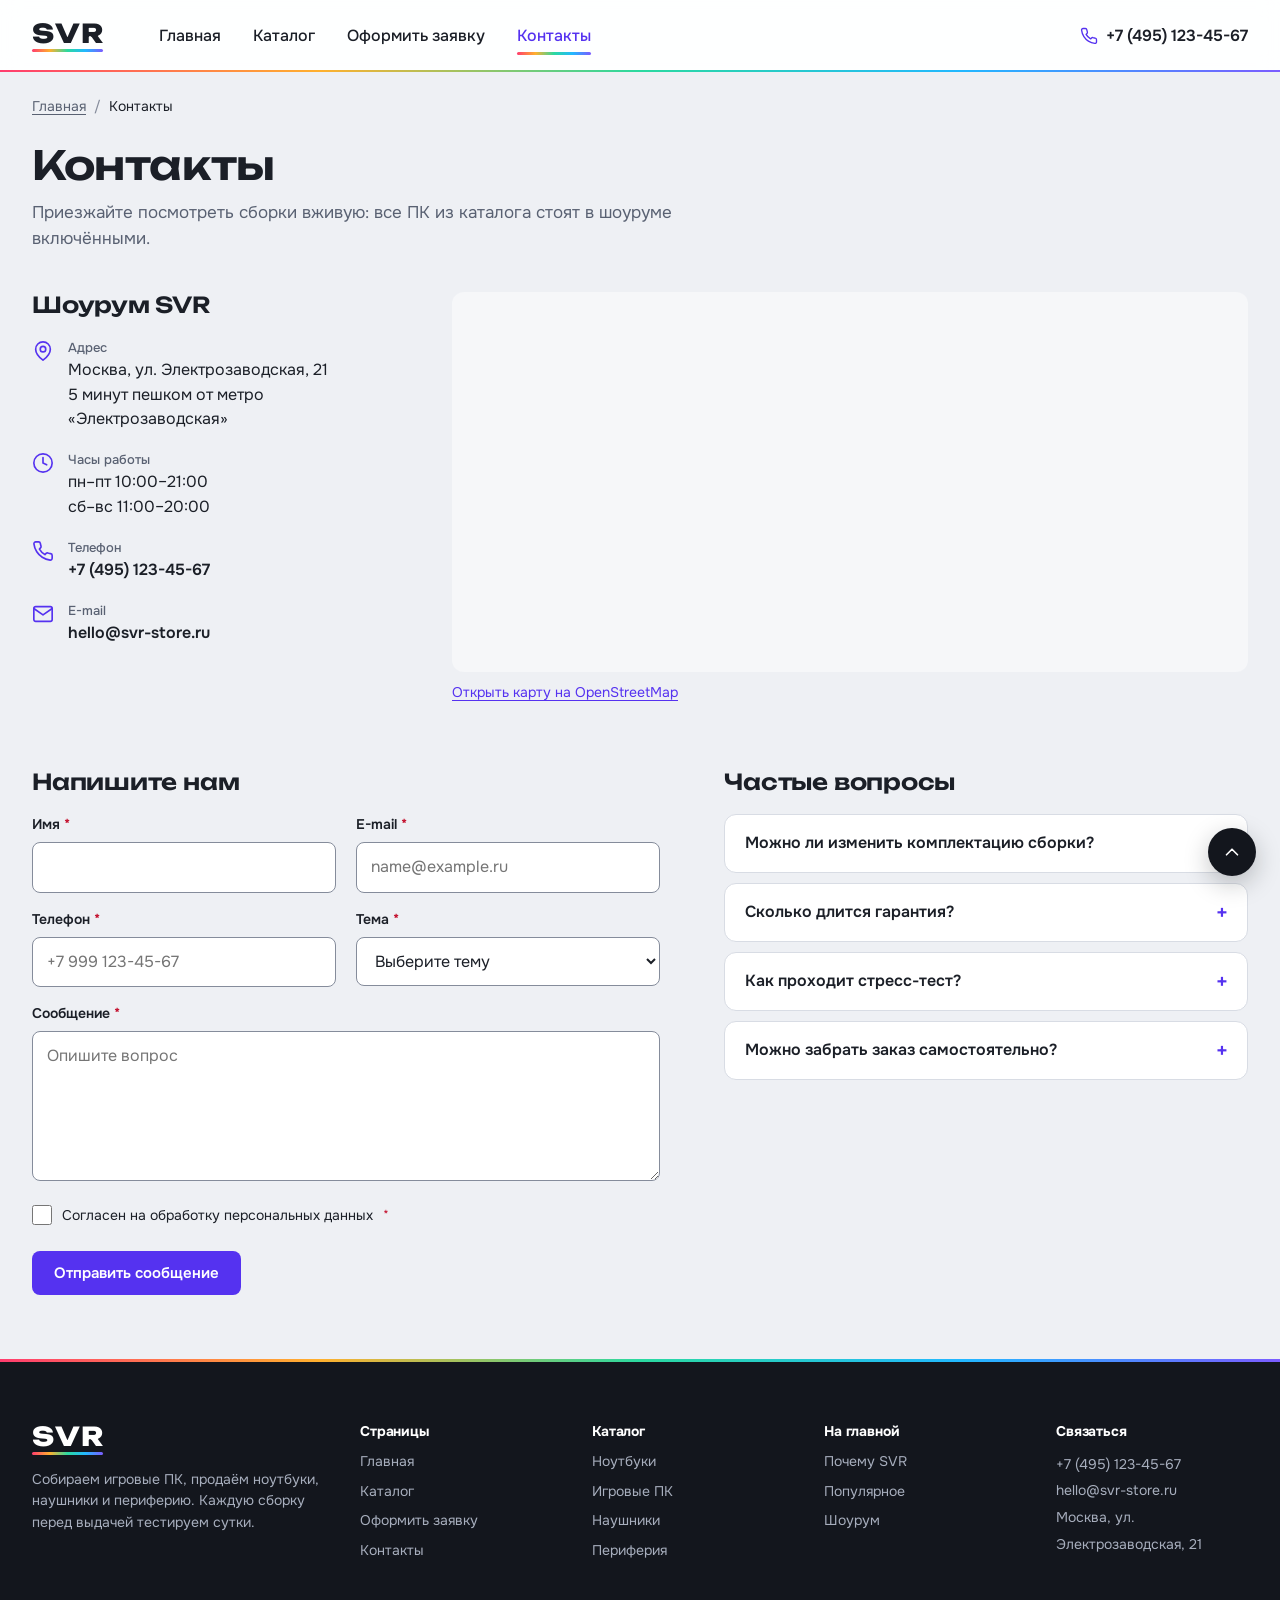
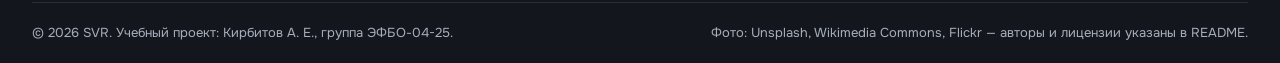
<file: contacts.html>
<!DOCTYPE html>
<html lang="ru">
<head>
  <meta charset="UTF-8">
  <meta name="viewport" content="width=device-width, initial-scale=1.0">
  <title>Контакты шоурума SVR — Москва, Электрозаводская</title>
  <meta name="description" content="Шоурум SVR в Москве на улице Электрозаводской: адрес, часы работы, телефон, карта и форма обратной связи.">
  <link rel="icon" href="images/favicon.svg" type="image/svg+xml">
  <link rel="preload" href="fonts/onest-cyrillic.woff2" as="font" type="font/woff2" crossorigin>
  <link rel="preload" href="fonts/unbounded-cyrillic.woff2" as="font" type="font/woff2" crossorigin>
  <link rel="stylesheet" href="css/style.css">
  <link rel="stylesheet" href="css/responsive.css">
</head>
<body>
  <a class="skip-link" href="#main">Перейти к основному содержимому</a>
  <header class="site-header" id="top">
    <div class="site-header__inner container">
      <a class="logo site-header__logo" href="index.html" aria-label="SVR — на главную">SVR</a>
      <!-- Мобильное меню: Popover API, работает без JavaScript -->
      <button class="site-header__menu-button" type="button" popovertarget="site-nav">
        <svg class="site-header__menu-icon" width="22" height="22" viewBox="0 0 24 24" fill="none" stroke="currentColor" stroke-width="1.8" stroke-linecap="round" stroke-linejoin="round" aria-hidden="true" focusable="false"><path d="M4 7h16M4 12h16M4 17h16"/></svg><span>Меню</span>
      </button>
      <nav class="site-nav site-header__nav" id="site-nav" popover aria-label="Основное меню">
        <div class="site-nav__head">
          <span class="site-nav__caption">Меню</span>
          <button class="site-nav__close" type="button" popovertarget="site-nav" popovertargetaction="hide" aria-label="Закрыть меню"><svg class="icon" width="22" height="22" viewBox="0 0 24 24" fill="none" stroke="currentColor" stroke-width="1.8" stroke-linecap="round" stroke-linejoin="round" aria-hidden="true" focusable="false"><path d="M18 6 6 18M6 6l12 12"/></svg></button>
        </div>
        <ul class="site-nav__list">
          <li class="site-nav__item"><a class="site-nav__link" href="index.html">Главная</a></li>
          <li class="site-nav__item"><a class="site-nav__link" href="catalog.html">Каталог</a></li>
          <li class="site-nav__item"><a class="site-nav__link" href="order.html">Оформить заявку</a></li>
          <li class="site-nav__item"><a class="site-nav__link site-nav__link--active" href="contacts.html" aria-current="page">Контакты</a></li>
        </ul>
        <a class="site-nav__phone" href="tel:+74951234567"><svg class="icon" width="18" height="18" viewBox="0 0 24 24" fill="none" stroke="currentColor" stroke-width="1.8" stroke-linecap="round" stroke-linejoin="round" aria-hidden="true" focusable="false"><path d="M22 16.9v3a2 2 0 0 1-2.2 2 19.8 19.8 0 0 1-8.6-3.1 19.5 19.5 0 0 1-6-6A19.8 19.8 0 0 1 2.1 4.2 2 2 0 0 1 4.1 2h3a2 2 0 0 1 2 1.7c.1 1 .4 1.9.7 2.8a2 2 0 0 1-.5 2.1L8.1 9.9a16 16 0 0 0 6 6l1.3-1.3a2 2 0 0 1 2.1-.4c.9.3 1.8.6 2.8.7a2 2 0 0 1 1.7 2z"/></svg>+7 (495) 123-45-67</a>
      </nav>
      <a class="site-header__phone" href="tel:+74951234567"><svg class="site-header__phone-icon" width="18" height="18" viewBox="0 0 24 24" fill="none" stroke="currentColor" stroke-width="1.8" stroke-linecap="round" stroke-linejoin="round" aria-hidden="true" focusable="false"><path d="M22 16.9v3a2 2 0 0 1-2.2 2 19.8 19.8 0 0 1-8.6-3.1 19.5 19.5 0 0 1-6-6A19.8 19.8 0 0 1 2.1 4.2 2 2 0 0 1 4.1 2h3a2 2 0 0 1 2 1.7c.1 1 .4 1.9.7 2.8a2 2 0 0 1-.5 2.1L8.1 9.9a16 16 0 0 0 6 6l1.3-1.3a2 2 0 0 1 2.1-.4c.9.3 1.8.6 2.8.7a2 2 0 0 1 1.7 2z"/></svg>+7 (495) 123-45-67</a>
    </div>
  </header>

  <main class="page-main" id="main" tabindex="-1">
    <div class="container">
      <nav class="breadcrumbs" aria-label="Хлебные крошки">
        <ol class="breadcrumbs__list">
          <li class="breadcrumbs__item"><a class="breadcrumbs__link" href="index.html">Главная</a></li>
          <li class="breadcrumbs__item"><span class="breadcrumbs__current" aria-current="page">Контакты</span></li>
        </ol>
      </nav>
      <div class="page-head">
        <h1 class="page-head__title">Контакты</h1>
        <p class="page-head__text">Приезжайте посмотреть сборки вживую: все ПК из каталога стоят в шоуруме включёнными.</p>
      </div>

      <div class="contacts">
        <section class="contacts__info" aria-labelledby="showroom-title">
          <h2 class="contacts__title" id="showroom-title">Шоурум SVR</h2>
          <address class="contact-list">
            <p class="contact-list__item"><svg class="contact-list__icon" width="22" height="22" viewBox="0 0 24 24" fill="none" stroke="currentColor" stroke-width="1.8" stroke-linecap="round" stroke-linejoin="round" aria-hidden="true" focusable="false"><path d="M20 10c0 6-8 12-8 12s-8-6-8-12a8 8 0 0 1 16 0z"/><circle cx="12" cy="10" r="3"/></svg><span><strong class="contact-list__label">Адрес</strong>Москва, ул. Электрозаводская, 21<br>5 минут пешком от метро «Электрозаводская»</span></p>
            <p class="contact-list__item"><svg class="contact-list__icon" width="22" height="22" viewBox="0 0 24 24" fill="none" stroke="currentColor" stroke-width="1.8" stroke-linecap="round" stroke-linejoin="round" aria-hidden="true" focusable="false"><circle cx="12" cy="12" r="10"/><path d="M12 6v6l4 2"/></svg><span><strong class="contact-list__label">Часы работы</strong>пн–пт 10:00–21:00<br>сб–вс 11:00–20:00</span></p>
            <p class="contact-list__item"><svg class="contact-list__icon" width="22" height="22" viewBox="0 0 24 24" fill="none" stroke="currentColor" stroke-width="1.8" stroke-linecap="round" stroke-linejoin="round" aria-hidden="true" focusable="false"><path d="M22 16.9v3a2 2 0 0 1-2.2 2 19.8 19.8 0 0 1-8.6-3.1 19.5 19.5 0 0 1-6-6A19.8 19.8 0 0 1 2.1 4.2 2 2 0 0 1 4.1 2h3a2 2 0 0 1 2 1.7c.1 1 .4 1.9.7 2.8a2 2 0 0 1-.5 2.1L8.1 9.9a16 16 0 0 0 6 6l1.3-1.3a2 2 0 0 1 2.1-.4c.9.3 1.8.6 2.8.7a2 2 0 0 1 1.7 2z"/></svg><span><strong class="contact-list__label">Телефон</strong><a class="contact-list__link" href="tel:+74951234567">+7 (495) 123-45-67</a></span></p>
            <p class="contact-list__item"><svg class="contact-list__icon" width="22" height="22" viewBox="0 0 24 24" fill="none" stroke="currentColor" stroke-width="1.8" stroke-linecap="round" stroke-linejoin="round" aria-hidden="true" focusable="false"><rect x="2" y="4" width="20" height="16" rx="2"/><path d="m22 6-10 7L2 6"/></svg><span><strong class="contact-list__label">E-mail</strong><a class="contact-list__link" href="mailto:hello@svr-store.ru">hello@svr-store.ru</a></span></p>
          </address>
        </section>
        <div class="contacts__map map">
          <iframe class="map__frame" src="https://www.openstreetmap.org/export/embed.html?bbox=37.6936%2C55.7798%2C37.7136%2C55.7878&amp;layer=mapnik&amp;marker=55.7838%2C37.7036" title="Карта: шоурум SVR на улице Электрозаводской" loading="lazy"></iframe>
          <a class="map__link" href="https://www.openstreetmap.org/?mlat=55.7838&amp;mlon=37.7036#map=17/55.7838/37.7036">Открыть карту на OpenStreetMap</a>
        </div>
      </div>

      <div class="contacts-bottom">
        <section class="feedback" aria-labelledby="feedback-title">
          <h2 class="contacts__title" id="feedback-title">Напишите нам</h2>
          <form class="order-form" action="success.html" method="get">
            <div class="order-form__grid">
                <div class="order-form__field">
                  <label class="order-form__label" for="fb-name">Имя <span class="order-form__required" aria-hidden="true">*</span></label>
                  <input class="order-form__input" id="fb-name" aria-describedby="fb-name-error" name="name" type="text" autocomplete="name" required minlength="2">
                  <p class="order-form__error" id="fb-name-error">Введите имя — хотя бы 2 буквы</p>
                </div>
                <div class="order-form__field">
                  <label class="order-form__label" for="fb-email">E-mail <span class="order-form__required" aria-hidden="true">*</span></label>
                  <input class="order-form__input" id="fb-email" aria-describedby="fb-email-error" name="email" type="email" autocomplete="email" required placeholder="name@example.ru">
                  <p class="order-form__error" id="fb-email-error">Проверьте адрес: в нём должны быть @ и домен</p>
                </div>
                <div class="order-form__field">
                  <label class="order-form__label" for="fb-phone">Телефон <span class="order-form__required" aria-hidden="true">*</span></label>
                  <input class="order-form__input" id="fb-phone" aria-describedby="fb-phone-error" name="phone" type="tel" autocomplete="tel" required pattern="\+?[0-9\s\-\(\)]{10,18}" placeholder="+7 999 123-45-67">
                  <p class="order-form__error" id="fb-phone-error">Номер в формате +7 999 123-45-67</p>
                </div>
                <div class="order-form__field">
                  <label class="order-form__label" for="fb-topic">Тема <span class="order-form__required" aria-hidden="true">*</span></label>
                  <select class="order-form__select" id="fb-topic" aria-describedby="fb-topic-error" name="topic" required>
                    <option value="">Выберите тему</option>
                    <option value="build">Подбор сборки</option>
                    <option value="warranty">Гарантия и ремонт</option>
                    <option value="tradein">Trade-in</option>
                    <option value="other">Другое</option>
                  </select>
                  <p class="order-form__error" id="fb-topic-error">Выберите тему обращения</p>
                </div>
                <div class="order-form__field order-form__field--wide">
                  <label class="order-form__label" for="fb-message">Сообщение <span class="order-form__required" aria-hidden="true">*</span></label>
                  <textarea class="order-form__textarea" id="fb-message" aria-describedby="fb-message-error" name="message" rows="5" required minlength="10" placeholder="Опишите вопрос"></textarea>
                  <p class="order-form__error" id="fb-message-error">Напишите хотя бы пару слов — от 10 символов</p>
                </div>
            </div>
            <label class="order-form__check"><input class="order-form__checkbox" type="checkbox" name="consent" value="yes" required> Согласен на обработку персональных данных <span class="order-form__required" aria-hidden="true">*</span></label>
            <div class="order-form__actions">
              <button class="button button--primary" type="submit">Отправить сообщение</button>
            </div>
          </form>
        </section>

        <section class="faq" aria-labelledby="faq-title">
          <h2 class="contacts__title" id="faq-title">Частые вопросы</h2>
          <div class="faq__list">
            <details class="faq__item">
              <summary class="faq__question">Можно ли изменить комплектацию сборки?</summary>
              <p class="faq__answer">Да. Укажите пожелания в комментарии к заявке: консультант пересчитает цену и согласует замену комплектующих до сборки.</p>
            </details>
            <details class="faq__item">
              <summary class="faq__question">Сколько длится гарантия?</summary>
              <p class="faq__answer">На сборки SVR — 3 года, на ноутбуки, наушники и периферию — гарантия производителя, от 1 года.</p>
            </details>
            <details class="faq__item">
              <summary class="faq__question">Как проходит стресс-тест?</summary>
              <p class="faq__answer">ПК 24&nbsp;часа работает под полной нагрузкой процессора и видеокарты. Отчёт с температурами и частотами кладём в коробку.</p>
            </details>
            <details class="faq__item">
              <summary class="faq__question">Можно забрать заказ самостоятельно?</summary>
              <p class="faq__answer">Да, из шоурума на Электрозаводской. Готовые сборки выдаём в день заказа после 15:00.</p>
            </details>
          </div>
        </section>
      </div>
    </div>
  </main>

  <footer class="site-footer">
    <div class="site-footer__inner container">
      <div class="site-footer__brand">
        <a class="logo logo--light" href="index.html" aria-label="SVR — на главную">SVR</a>
        <p class="site-footer__text">Собираем игровые ПК, продаём ноутбуки, наушники и периферию. Каждую сборку перед выдачей тестируем сутки.</p>
      </div>
      <nav class="site-footer__col" aria-label="Страницы сайта">
        <h2 class="site-footer__title">Страницы</h2>
        <ul class="site-footer__list">
            <li><a class="site-footer__link" href="index.html">Главная</a></li>
            <li><a class="site-footer__link" href="catalog.html">Каталог</a></li>
            <li><a class="site-footer__link" href="order.html">Оформить заявку</a></li>
            <li><a class="site-footer__link" href="contacts.html">Контакты</a></li>
        </ul>
      </nav>
      <nav class="site-footer__col" aria-label="Категории каталога">
        <h2 class="site-footer__title">Каталог</h2>
        <ul class="site-footer__list">
            <li><a class="site-footer__link" href="catalog.html#laptops">Ноутбуки</a></li>
            <li><a class="site-footer__link" href="catalog.html#builds">Игровые ПК</a></li>
            <li><a class="site-footer__link" href="catalog.html#audio">Наушники</a></li>
            <li><a class="site-footer__link" href="catalog.html#gear">Периферия</a></li>
        </ul>
      </nav>
      <nav class="site-footer__col" aria-label="Разделы главной страницы">
        <h2 class="site-footer__title">На главной</h2>
        <ul class="site-footer__list">
            <li><a class="site-footer__link" href="index.html#advantages">Почему SVR</a></li>
            <li><a class="site-footer__link" href="index.html#popular">Популярное</a></li>
            <li><a class="site-footer__link" href="index.html#contacts">Шоурум</a></li>
        </ul>
      </nav>
      <div class="site-footer__col">
        <h2 class="site-footer__title">Связаться</h2>
        <address class="site-footer__address">
          <a class="site-footer__link" href="tel:+74951234567">+7 (495) 123-45-67</a><br>
          <a class="site-footer__link" href="mailto:hello@svr-store.ru">hello@svr-store.ru</a><br>
          Москва, ул. Электрозаводская, 21
        </address>
      </div>
    </div>
    <div class="site-footer__bottom container">
      <p>© 2026 SVR. Учебный проект: Кирбитов А. Е., группа ЭФБО-04-25.</p>
      <p>Фото: Unsplash, Wikimedia Commons, Flickr — авторы и лицензии указаны в README.</p>
    </div>
  </footer>

  <a class="to-top" href="#top" aria-label="Наверх"><svg class="icon" width="22" height="22" viewBox="0 0 24 24" fill="none" stroke="currentColor" stroke-width="1.8" stroke-linecap="round" stroke-linejoin="round" aria-hidden="true" focusable="false"><path d="m18 15-6-6-6 6"/></svg></a>
</body>
</html>
</file>
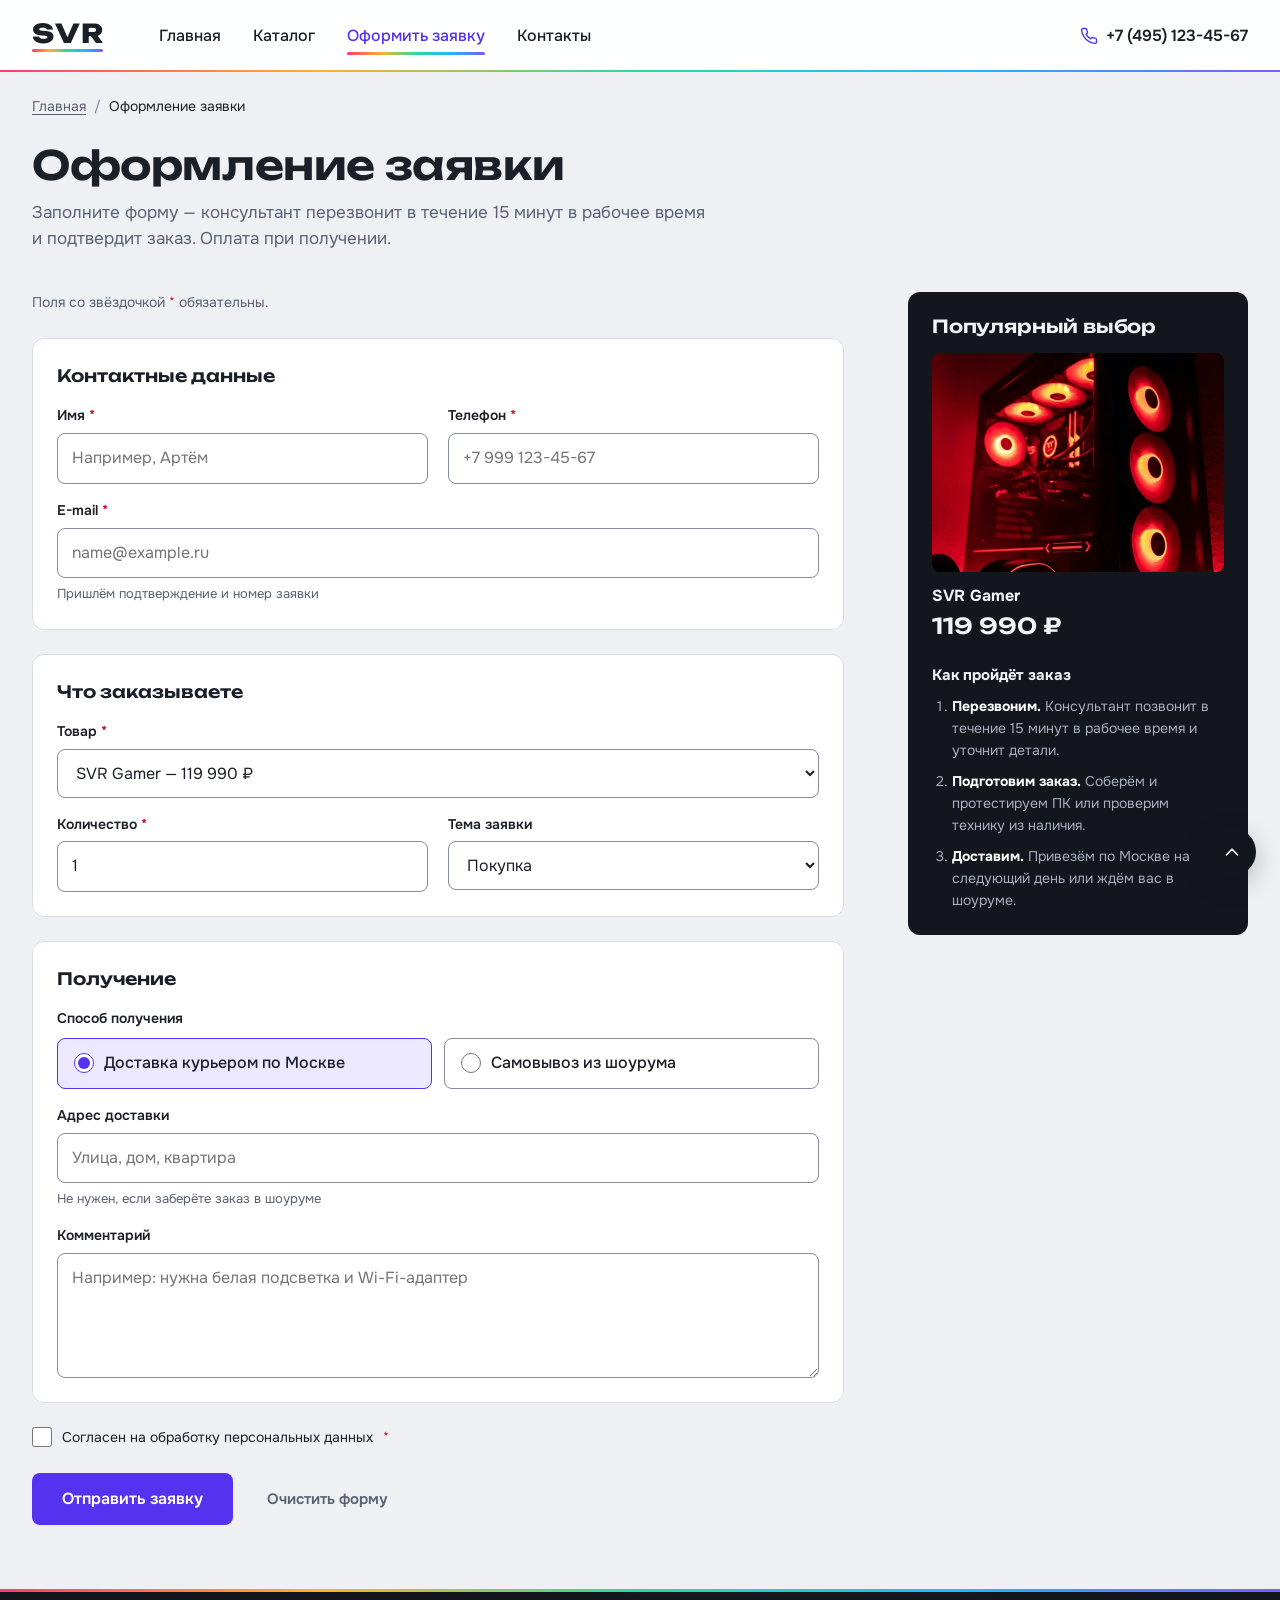
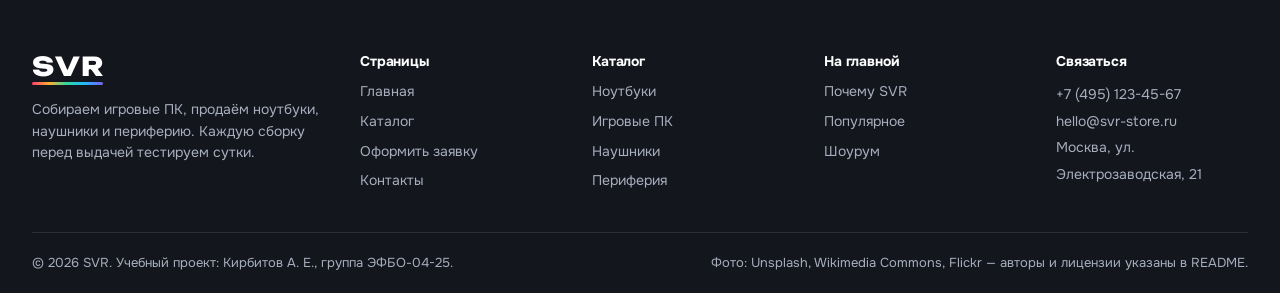
<file: order.html>
<!DOCTYPE html>
<html lang="ru">
<head>
  <meta charset="UTF-8">
  <meta name="viewport" content="width=device-width, initial-scale=1.0">
  <title>Оформление заявки — SVR</title>
  <meta name="description" content="Оставьте заявку на игровой ПК, ноутбук или периферию SVR: консультант перезвонит за 15 минут, оплата при получении.">
  <link rel="icon" href="images/favicon.svg" type="image/svg+xml">
  <link rel="preload" href="fonts/onest-cyrillic.woff2" as="font" type="font/woff2" crossorigin>
  <link rel="preload" href="fonts/unbounded-cyrillic.woff2" as="font" type="font/woff2" crossorigin>
  <link rel="stylesheet" href="css/style.css">
  <link rel="stylesheet" href="css/responsive.css">
</head>
<body>
  <a class="skip-link" href="#main">Перейти к основному содержимому</a>
  <header class="site-header" id="top">
    <div class="site-header__inner container">
      <a class="logo site-header__logo" href="index.html" aria-label="SVR — на главную">SVR</a>
      <!-- Мобильное меню: Popover API, работает без JavaScript -->
      <button class="site-header__menu-button" type="button" popovertarget="site-nav">
        <svg class="site-header__menu-icon" width="22" height="22" viewBox="0 0 24 24" fill="none" stroke="currentColor" stroke-width="1.8" stroke-linecap="round" stroke-linejoin="round" aria-hidden="true" focusable="false"><path d="M4 7h16M4 12h16M4 17h16"/></svg><span>Меню</span>
      </button>
      <nav class="site-nav site-header__nav" id="site-nav" popover aria-label="Основное меню">
        <div class="site-nav__head">
          <span class="site-nav__caption">Меню</span>
          <button class="site-nav__close" type="button" popovertarget="site-nav" popovertargetaction="hide" aria-label="Закрыть меню"><svg class="icon" width="22" height="22" viewBox="0 0 24 24" fill="none" stroke="currentColor" stroke-width="1.8" stroke-linecap="round" stroke-linejoin="round" aria-hidden="true" focusable="false"><path d="M18 6 6 18M6 6l12 12"/></svg></button>
        </div>
        <ul class="site-nav__list">
          <li class="site-nav__item"><a class="site-nav__link" href="index.html">Главная</a></li>
          <li class="site-nav__item"><a class="site-nav__link" href="catalog.html">Каталог</a></li>
          <li class="site-nav__item"><a class="site-nav__link site-nav__link--active" href="order.html" aria-current="page">Оформить заявку</a></li>
          <li class="site-nav__item"><a class="site-nav__link" href="contacts.html">Контакты</a></li>
        </ul>
        <a class="site-nav__phone" href="tel:+74951234567"><svg class="icon" width="18" height="18" viewBox="0 0 24 24" fill="none" stroke="currentColor" stroke-width="1.8" stroke-linecap="round" stroke-linejoin="round" aria-hidden="true" focusable="false"><path d="M22 16.9v3a2 2 0 0 1-2.2 2 19.8 19.8 0 0 1-8.6-3.1 19.5 19.5 0 0 1-6-6A19.8 19.8 0 0 1 2.1 4.2 2 2 0 0 1 4.1 2h3a2 2 0 0 1 2 1.7c.1 1 .4 1.9.7 2.8a2 2 0 0 1-.5 2.1L8.1 9.9a16 16 0 0 0 6 6l1.3-1.3a2 2 0 0 1 2.1-.4c.9.3 1.8.6 2.8.7a2 2 0 0 1 1.7 2z"/></svg>+7 (495) 123-45-67</a>
      </nav>
      <a class="site-header__phone" href="tel:+74951234567"><svg class="site-header__phone-icon" width="18" height="18" viewBox="0 0 24 24" fill="none" stroke="currentColor" stroke-width="1.8" stroke-linecap="round" stroke-linejoin="round" aria-hidden="true" focusable="false"><path d="M22 16.9v3a2 2 0 0 1-2.2 2 19.8 19.8 0 0 1-8.6-3.1 19.5 19.5 0 0 1-6-6A19.8 19.8 0 0 1 2.1 4.2 2 2 0 0 1 4.1 2h3a2 2 0 0 1 2 1.7c.1 1 .4 1.9.7 2.8a2 2 0 0 1-.5 2.1L8.1 9.9a16 16 0 0 0 6 6l1.3-1.3a2 2 0 0 1 2.1-.4c.9.3 1.8.6 2.8.7a2 2 0 0 1 1.7 2z"/></svg>+7 (495) 123-45-67</a>
    </div>
  </header>

  <main class="page-main" id="main" tabindex="-1">
    <div class="container">
      <nav class="breadcrumbs" aria-label="Хлебные крошки">
        <ol class="breadcrumbs__list">
          <li class="breadcrumbs__item"><a class="breadcrumbs__link" href="index.html">Главная</a></li>
          <li class="breadcrumbs__item"><span class="breadcrumbs__current" aria-current="page">Оформление заявки</span></li>
        </ol>
      </nav>
      <div class="page-head">
        <h1 class="page-head__title">Оформление заявки</h1>
        <p class="page-head__text">Заполните форму — консультант перезвонит в&nbsp;течение 15&nbsp;минут в&nbsp;рабочее время и&nbsp;подтвердит заказ. Оплата при получении.</p>
      </div>

      <div class="order-layout">
        <form class="order-form" action="success.html" method="get">
          <p class="order-form__note">Поля со звёздочкой <span class="order-form__required" aria-hidden="true">*</span> обязательны.</p>
          <fieldset class="order-form__fieldset">
            <legend class="order-form__legend">Контактные данные</legend>
            <div class="order-form__grid">
                <div class="order-form__field">
                  <label class="order-form__label" for="order-name">Имя <span class="order-form__required" aria-hidden="true">*</span></label>
                  <input class="order-form__input" id="order-name" aria-describedby="order-name-error" name="name" type="text" autocomplete="name" required minlength="2" placeholder="Например, Артём">
                  <p class="order-form__error" id="order-name-error">Введите имя — хотя бы 2 буквы</p>
                </div>
                <div class="order-form__field">
                  <label class="order-form__label" for="order-phone">Телефон <span class="order-form__required" aria-hidden="true">*</span></label>
                  <input class="order-form__input" id="order-phone" aria-describedby="order-phone-error" name="phone" type="tel" autocomplete="tel" required pattern="\+?[0-9\s\-\(\)]{10,18}" placeholder="+7 999 123-45-67">
                  <p class="order-form__error" id="order-phone-error">Номер в формате +7 999 123-45-67</p>
                </div>
                <div class="order-form__field order-form__field--wide">
                  <label class="order-form__label" for="order-email">E-mail <span class="order-form__required" aria-hidden="true">*</span></label>
                  <input class="order-form__input" id="order-email" aria-describedby="order-email-hint order-email-error" name="email" type="email" autocomplete="email" required placeholder="name@example.ru">
                  <p class="order-form__hint" id="order-email-hint">Пришлём подтверждение и номер заявки</p>
                  <p class="order-form__error" id="order-email-error">Проверьте адрес: в нём должны быть @ и домен</p>
                </div>
            </div>
          </fieldset>

          <fieldset class="order-form__fieldset">
            <legend class="order-form__legend">Что заказываете</legend>
            <div class="order-form__grid">
                <div class="order-form__field order-form__field--wide">
                  <label class="order-form__label" for="order-product">Товар <span class="order-form__required" aria-hidden="true">*</span></label>
                  <select class="order-form__select" id="order-product" aria-describedby="order-product-error" name="product" required>
                    <option value="">Выберите товар</option>
                    <optgroup label="Ноутбуки">
                      <option value="rog-strix-g15">ASUS ROG Strix G15 G513QY — 99&nbsp;990&nbsp;₽</option>
                      <option value="macbook-air-m2">Apple MacBook Air 13 M2 — 89&nbsp;990&nbsp;₽</option>
                      <option value="dell-xps-13">Dell XPS 13 9300 — 74&nbsp;990&nbsp;₽</option>
                    </optgroup>
                    <optgroup label="Игровые ПК">
                      <option value="svr-gamer" selected>SVR Gamer — 119&nbsp;990&nbsp;₽</option>
                      <option value="svr-start">SVR Start — 64&nbsp;990&nbsp;₽</option>
                      <option value="svr-studio">SVR Studio — 219&nbsp;990&nbsp;₽</option>
                    </optgroup>
                    <optgroup label="Наушники">
                      <option value="sony-wh-1000xm4">Sony WH-1000XM4 — 24&nbsp;990&nbsp;₽</option>
                      <option value="hyperx-cloud">HyperX Cloud Silver — 6&nbsp;990&nbsp;₽</option>
                      <option value="airpods-pro">Apple AirPods Pro — 16&nbsp;990&nbsp;₽</option>
                    </optgroup>
                    <optgroup label="Периферия">
                      <option value="keychron-k2">Keychron K2 — 8&nbsp;990&nbsp;₽</option>
                      <option value="logitech-g502">Logitech G502 HERO — 5&nbsp;490&nbsp;₽</option>
                      <option value="dualshock-4">Sony DualShock 4 — 4&nbsp;990&nbsp;₽</option>
                    </optgroup>
                  </select>
                  <p class="order-form__error" id="order-product-error">Выберите товар из списка</p>
                </div>
                <div class="order-form__field">
                  <label class="order-form__label" for="order-qty">Количество <span class="order-form__required" aria-hidden="true">*</span></label>
                  <input class="order-form__input" id="order-qty" aria-describedby="order-qty-error" name="quantity" type="number" min="1" max="5" value="1" required>
                  <p class="order-form__error" id="order-qty-error">От 1 до 5 штук</p>
                </div>
                <div class="order-form__field">
                  <label class="order-form__label" for="order-topic">Тема заявки</label>
                  <select class="order-form__select" id="order-topic" name="topic">
                    <option value="buy">Покупка</option>
                    <option value="config">Подбор или изменение конфигурации</option>
                    <option value="tradein">Покупка с trade-in</option>
                  </select>
                </div>
            </div>
          </fieldset>

          <fieldset class="order-form__fieldset">
            <legend class="order-form__legend">Получение</legend>
            <fieldset class="order-form__options">
              <legend class="order-form__options-title">Способ получения</legend>
              <label class="order-form__option"><input class="order-form__radio" type="radio" name="delivery" value="courier" checked> Доставка курьером по Москве</label>
              <label class="order-form__option"><input class="order-form__radio" type="radio" name="delivery" value="pickup"> Самовывоз из шоурума</label>
            </fieldset>
            <div class="order-form__grid">
                <div class="order-form__field order-form__field--wide">
                  <label class="order-form__label" for="order-address">Адрес доставки</label>
                  <input class="order-form__input" id="order-address" aria-describedby="order-address-hint" name="address" type="text" autocomplete="address-line1" placeholder="Улица, дом, квартира">
                  <p class="order-form__hint" id="order-address-hint">Не нужен, если заберёте заказ в шоуруме</p>
                </div>
                <div class="order-form__field order-form__field--wide">
                  <label class="order-form__label" for="order-comment">Комментарий</label>
                  <textarea class="order-form__textarea" id="order-comment" name="comment" rows="4" placeholder="Например: нужна белая подсветка и Wi-Fi-адаптер"></textarea>
                </div>
            </div>
          </fieldset>

          <label class="order-form__check"><input class="order-form__checkbox" type="checkbox" name="consent" value="yes" required> Согласен на обработку персональных данных <span class="order-form__required" aria-hidden="true">*</span></label>
          <div class="order-form__actions">
            <button class="button button--primary button--large" type="submit">Отправить заявку</button>
            <button class="button button--ghost" type="reset">Очистить форму</button>
          </div>
        </form>

        <aside class="order-summary" aria-labelledby="summary-title">
          <h2 class="order-summary__title" id="summary-title">Популярный выбор</h2>
          <div class="order-summary__product">
            <picture>
              <source type="image/avif" srcset="images/p-svr-gamer-480.avif 480w, images/p-svr-gamer-800.avif 800w, images/p-svr-gamer-1200.avif 1200w" sizes="(min-width: 1024px) 320px, 100vw">
              <source type="image/webp" srcset="images/p-svr-gamer-480.webp 480w, images/p-svr-gamer-800.webp 800w, images/p-svr-gamer-1200.webp 1200w" sizes="(min-width: 1024px) 320px, 100vw">
              <img class="order-summary__image" src="images/p-svr-gamer-800.jpg" srcset="images/p-svr-gamer-480.jpg 480w, images/p-svr-gamer-800.jpg 800w, images/p-svr-gamer-1200.jpg 1200w" sizes="(min-width: 1024px) 320px, 100vw"
                   width="800" height="600" alt="" loading="lazy">
            </picture>
            <p class="order-summary__name">SVR Gamer</p>
            <p class="order-summary__price">119&nbsp;990&nbsp;₽</p>
          </div>
          <h3 class="order-summary__subtitle">Как пройдёт заказ</h3>
          <ol class="order-summary__steps">
            <li class="order-summary__step"><strong>Перезвоним.</strong> Консультант позвонит в течение 15 минут в рабочее время и уточнит детали.</li>
            <li class="order-summary__step"><strong>Подготовим заказ.</strong> Соберём и протестируем ПК или проверим технику из наличия.</li>
            <li class="order-summary__step"><strong>Доставим.</strong> Привезём по Москве на следующий день или ждём вас в шоуруме.</li>
          </ol>
        </aside>
      </div>
    </div>
  </main>

  <footer class="site-footer">
    <div class="site-footer__inner container">
      <div class="site-footer__brand">
        <a class="logo logo--light" href="index.html" aria-label="SVR — на главную">SVR</a>
        <p class="site-footer__text">Собираем игровые ПК, продаём ноутбуки, наушники и периферию. Каждую сборку перед выдачей тестируем сутки.</p>
      </div>
      <nav class="site-footer__col" aria-label="Страницы сайта">
        <h2 class="site-footer__title">Страницы</h2>
        <ul class="site-footer__list">
            <li><a class="site-footer__link" href="index.html">Главная</a></li>
            <li><a class="site-footer__link" href="catalog.html">Каталог</a></li>
            <li><a class="site-footer__link" href="order.html">Оформить заявку</a></li>
            <li><a class="site-footer__link" href="contacts.html">Контакты</a></li>
        </ul>
      </nav>
      <nav class="site-footer__col" aria-label="Категории каталога">
        <h2 class="site-footer__title">Каталог</h2>
        <ul class="site-footer__list">
            <li><a class="site-footer__link" href="catalog.html#laptops">Ноутбуки</a></li>
            <li><a class="site-footer__link" href="catalog.html#builds">Игровые ПК</a></li>
            <li><a class="site-footer__link" href="catalog.html#audio">Наушники</a></li>
            <li><a class="site-footer__link" href="catalog.html#gear">Периферия</a></li>
        </ul>
      </nav>
      <nav class="site-footer__col" aria-label="Разделы главной страницы">
        <h2 class="site-footer__title">На главной</h2>
        <ul class="site-footer__list">
            <li><a class="site-footer__link" href="index.html#advantages">Почему SVR</a></li>
            <li><a class="site-footer__link" href="index.html#popular">Популярное</a></li>
            <li><a class="site-footer__link" href="index.html#contacts">Шоурум</a></li>
        </ul>
      </nav>
      <div class="site-footer__col">
        <h2 class="site-footer__title">Связаться</h2>
        <address class="site-footer__address">
          <a class="site-footer__link" href="tel:+74951234567">+7 (495) 123-45-67</a><br>
          <a class="site-footer__link" href="mailto:hello@svr-store.ru">hello@svr-store.ru</a><br>
          Москва, ул. Электрозаводская, 21
        </address>
      </div>
    </div>
    <div class="site-footer__bottom container">
      <p>© 2026 SVR. Учебный проект: Кирбитов А. Е., группа ЭФБО-04-25.</p>
      <p>Фото: Unsplash, Wikimedia Commons, Flickr — авторы и лицензии указаны в README.</p>
    </div>
  </footer>

  <a class="to-top" href="#top" aria-label="Наверх"><svg class="icon" width="22" height="22" viewBox="0 0 24 24" fill="none" stroke="currentColor" stroke-width="1.8" stroke-linecap="round" stroke-linejoin="round" aria-hidden="true" focusable="false"><path d="m18 15-6-6-6 6"/></svg></a>
</body>
</html>
</file>
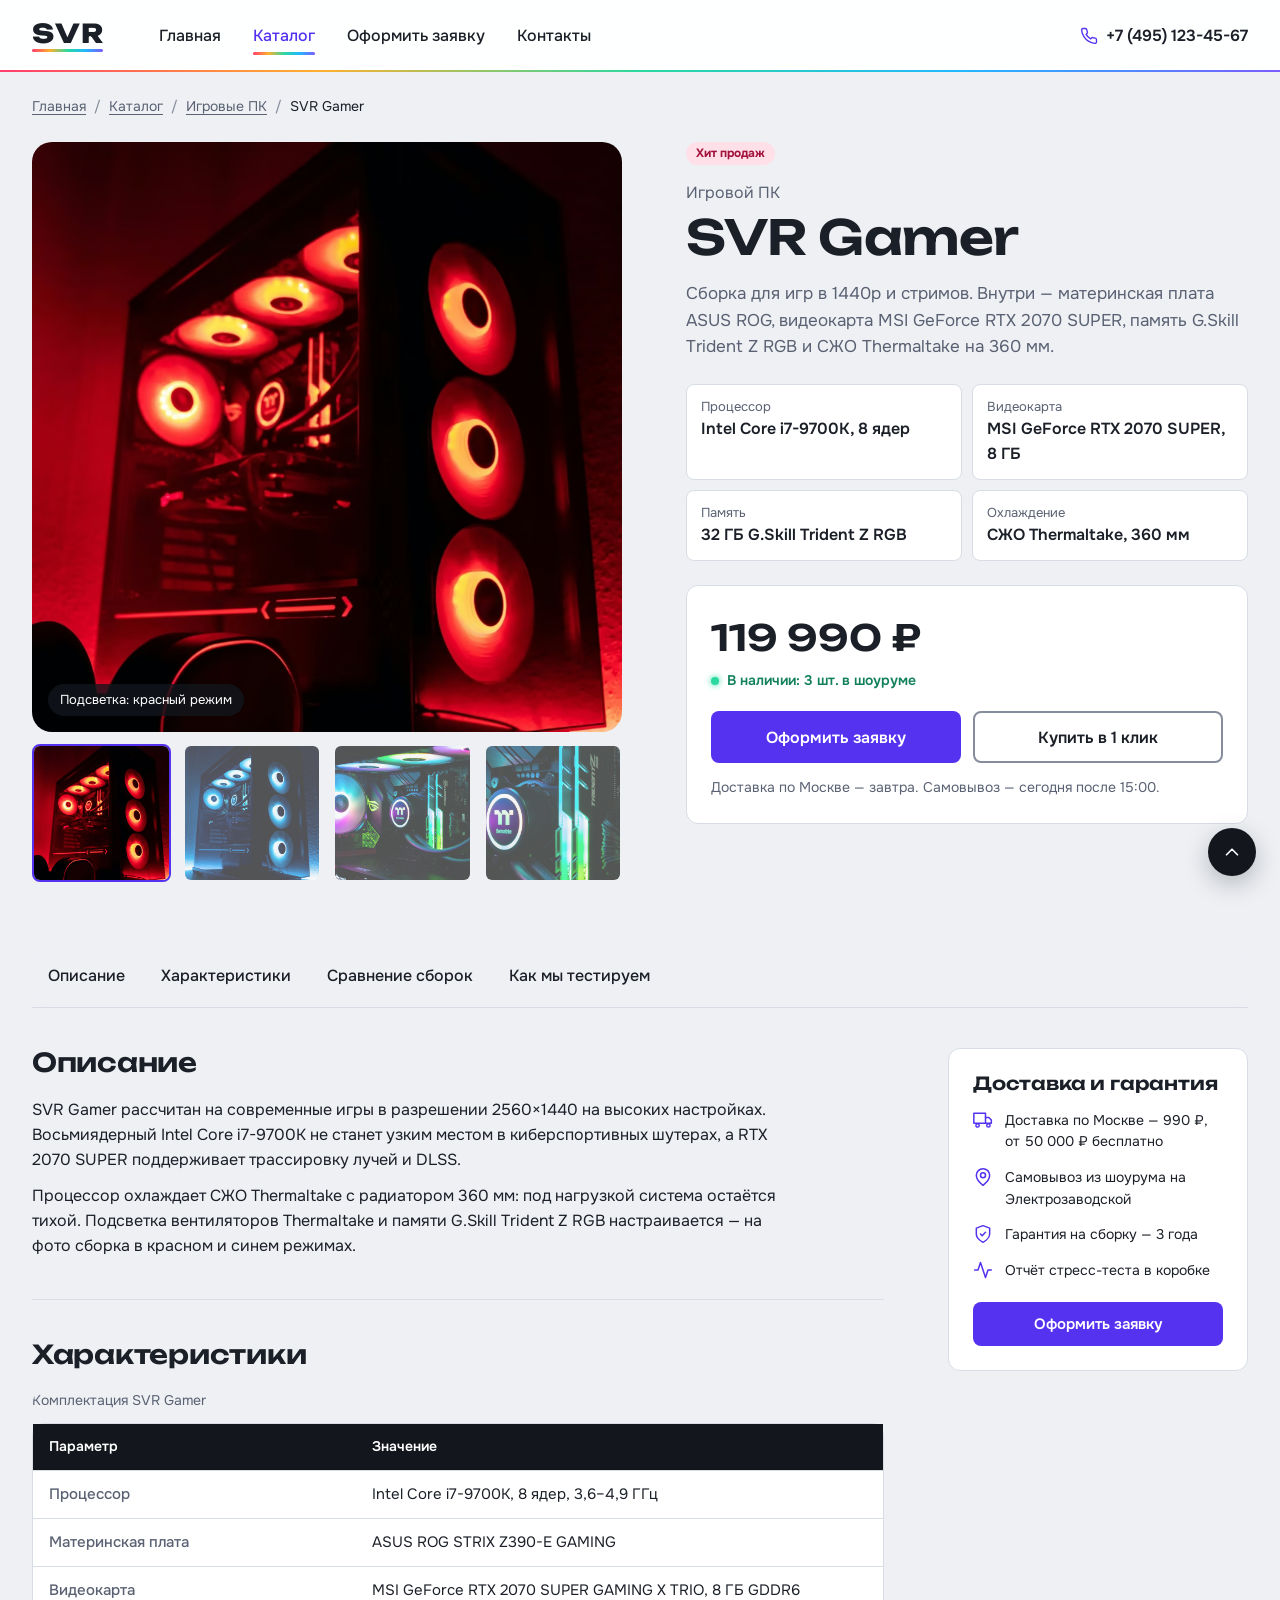
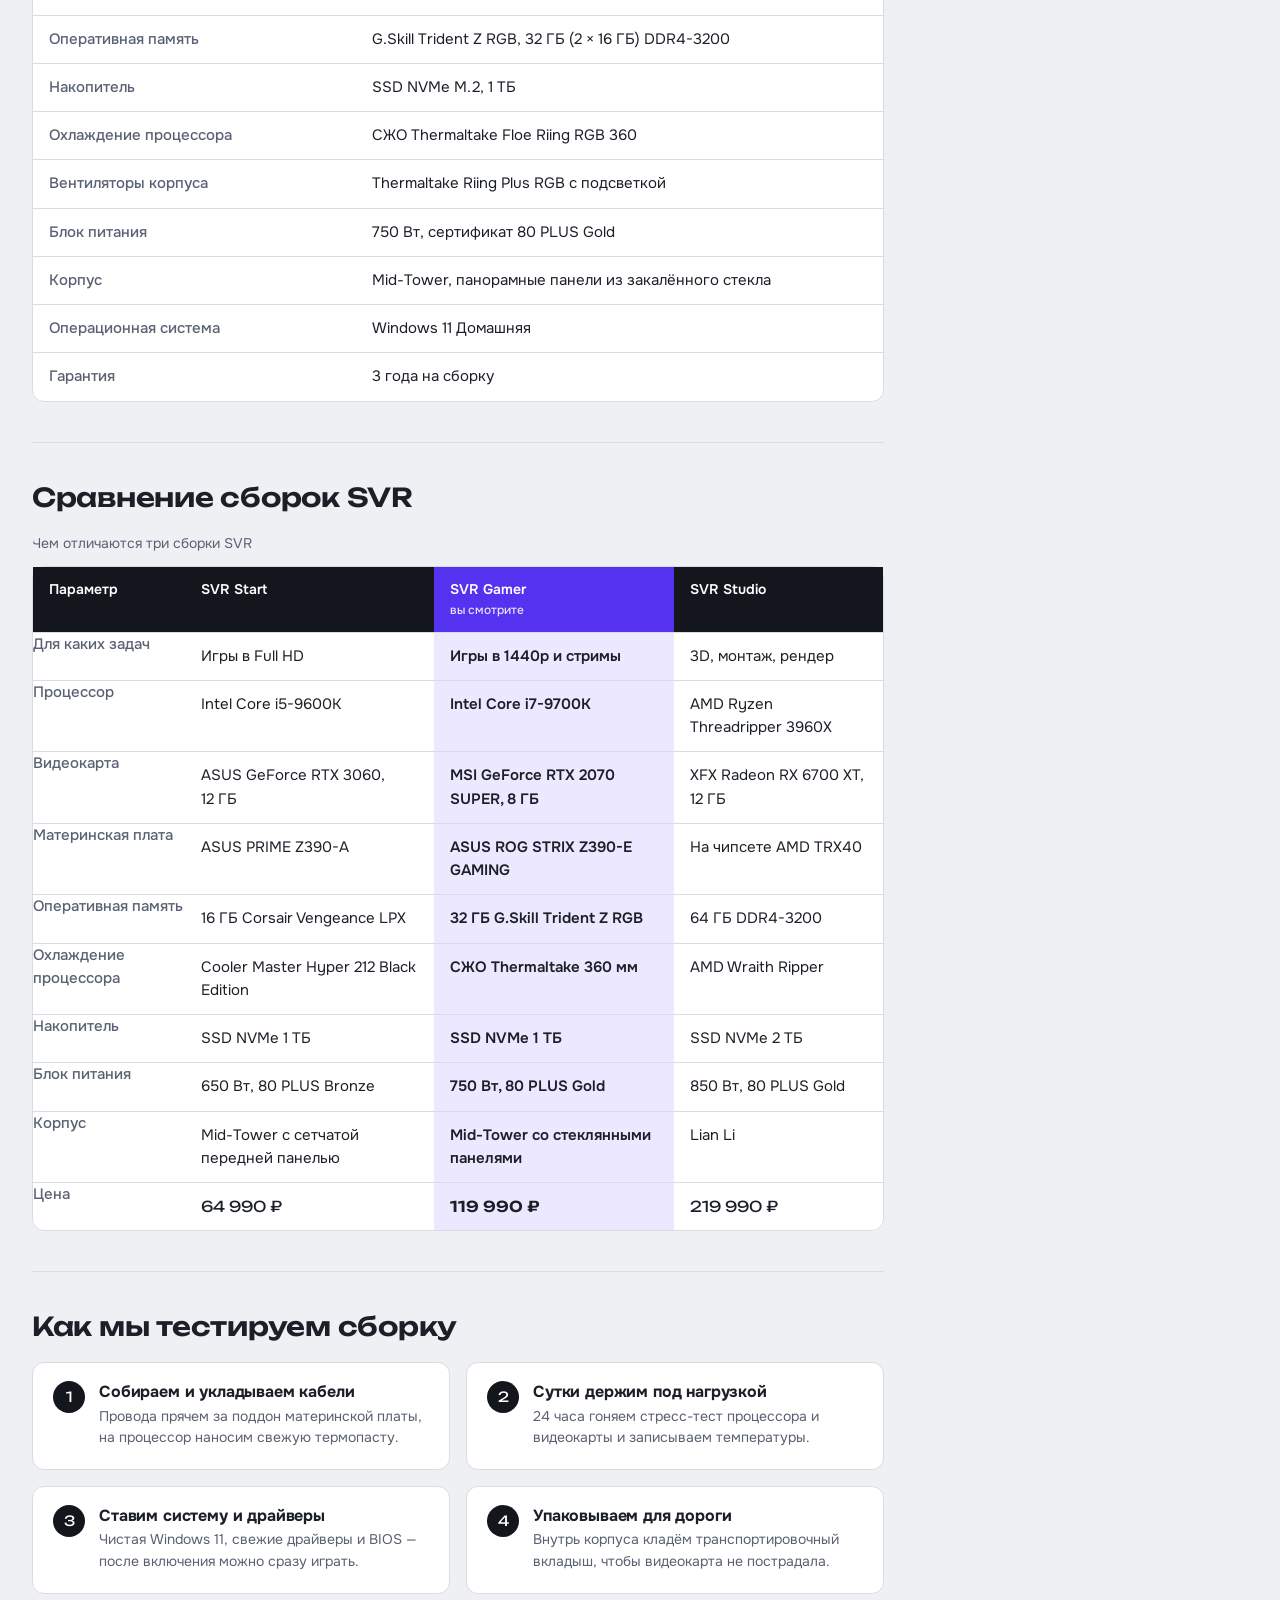
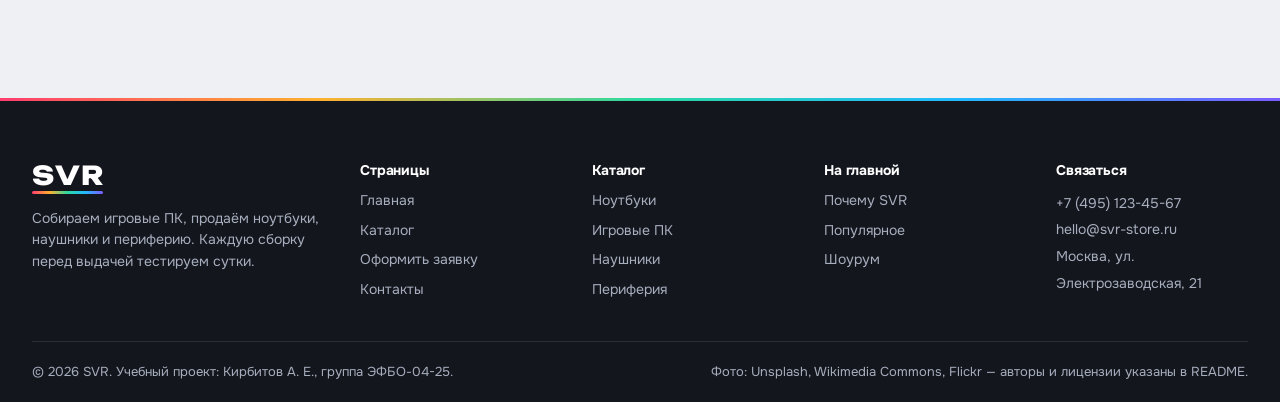
<file: product.html>
<!DOCTYPE html>
<html lang="ru">
<head>
  <meta charset="UTF-8">
  <meta name="viewport" content="width=device-width, initial-scale=1.0">
  <title>SVR Gamer — игровой ПК на Core i7-9700K и RTX 2070 SUPER | SVR</title>
  <meta name="description" content="Игровой ПК SVR Gamer: Intel Core i7-9700K, MSI GeForce RTX 2070 SUPER, 32 ГБ G.Skill Trident Z RGB, СЖО Thermaltake 360 мм. Стресс-тест 24 часа, гарантия 3 года.">
  <link rel="icon" href="images/favicon.svg" type="image/svg+xml">
  <link rel="preload" href="fonts/onest-cyrillic.woff2" as="font" type="font/woff2" crossorigin>
  <link rel="preload" href="fonts/unbounded-cyrillic.woff2" as="font" type="font/woff2" crossorigin>
  <link rel="stylesheet" href="css/style.css">
  <link rel="stylesheet" href="css/responsive.css">
</head>
<body>
  <a class="skip-link" href="#main">Перейти к основному содержимому</a>
  <header class="site-header" id="top">
    <div class="site-header__inner container">
      <a class="logo site-header__logo" href="index.html" aria-label="SVR — на главную">SVR</a>
      <!-- Мобильное меню: Popover API, работает без JavaScript -->
      <button class="site-header__menu-button" type="button" popovertarget="site-nav">
        <svg class="site-header__menu-icon" width="22" height="22" viewBox="0 0 24 24" fill="none" stroke="currentColor" stroke-width="1.8" stroke-linecap="round" stroke-linejoin="round" aria-hidden="true" focusable="false"><path d="M4 7h16M4 12h16M4 17h16"/></svg><span>Меню</span>
      </button>
      <nav class="site-nav site-header__nav" id="site-nav" popover aria-label="Основное меню">
        <div class="site-nav__head">
          <span class="site-nav__caption">Меню</span>
          <button class="site-nav__close" type="button" popovertarget="site-nav" popovertargetaction="hide" aria-label="Закрыть меню"><svg class="icon" width="22" height="22" viewBox="0 0 24 24" fill="none" stroke="currentColor" stroke-width="1.8" stroke-linecap="round" stroke-linejoin="round" aria-hidden="true" focusable="false"><path d="M18 6 6 18M6 6l12 12"/></svg></button>
        </div>
        <ul class="site-nav__list">
          <li class="site-nav__item"><a class="site-nav__link" href="index.html">Главная</a></li>
          <li class="site-nav__item"><a class="site-nav__link site-nav__link--active" href="catalog.html" aria-current="page">Каталог</a></li>
          <li class="site-nav__item"><a class="site-nav__link" href="order.html">Оформить заявку</a></li>
          <li class="site-nav__item"><a class="site-nav__link" href="contacts.html">Контакты</a></li>
        </ul>
        <a class="site-nav__phone" href="tel:+74951234567"><svg class="icon" width="18" height="18" viewBox="0 0 24 24" fill="none" stroke="currentColor" stroke-width="1.8" stroke-linecap="round" stroke-linejoin="round" aria-hidden="true" focusable="false"><path d="M22 16.9v3a2 2 0 0 1-2.2 2 19.8 19.8 0 0 1-8.6-3.1 19.5 19.5 0 0 1-6-6A19.8 19.8 0 0 1 2.1 4.2 2 2 0 0 1 4.1 2h3a2 2 0 0 1 2 1.7c.1 1 .4 1.9.7 2.8a2 2 0 0 1-.5 2.1L8.1 9.9a16 16 0 0 0 6 6l1.3-1.3a2 2 0 0 1 2.1-.4c.9.3 1.8.6 2.8.7a2 2 0 0 1 1.7 2z"/></svg>+7 (495) 123-45-67</a>
      </nav>
      <a class="site-header__phone" href="tel:+74951234567"><svg class="site-header__phone-icon" width="18" height="18" viewBox="0 0 24 24" fill="none" stroke="currentColor" stroke-width="1.8" stroke-linecap="round" stroke-linejoin="round" aria-hidden="true" focusable="false"><path d="M22 16.9v3a2 2 0 0 1-2.2 2 19.8 19.8 0 0 1-8.6-3.1 19.5 19.5 0 0 1-6-6A19.8 19.8 0 0 1 2.1 4.2 2 2 0 0 1 4.1 2h3a2 2 0 0 1 2 1.7c.1 1 .4 1.9.7 2.8a2 2 0 0 1-.5 2.1L8.1 9.9a16 16 0 0 0 6 6l1.3-1.3a2 2 0 0 1 2.1-.4c.9.3 1.8.6 2.8.7a2 2 0 0 1 1.7 2z"/></svg>+7 (495) 123-45-67</a>
    </div>
  </header>

  <main class="page-main" id="main" tabindex="-1">
    <div class="container">
      <nav class="breadcrumbs" aria-label="Хлебные крошки">
        <ol class="breadcrumbs__list">
          <li class="breadcrumbs__item"><a class="breadcrumbs__link" href="index.html">Главная</a></li>
          <li class="breadcrumbs__item"><a class="breadcrumbs__link" href="catalog.html">Каталог</a></li>
          <li class="breadcrumbs__item"><a class="breadcrumbs__link" href="catalog.html#builds">Игровые ПК</a></li>
          <li class="breadcrumbs__item"><span class="breadcrumbs__current" aria-current="page">SVR Gamer</span></li>
        </ol>
      </nav>

      <article class="product">
        <div class="product__top">
          <!-- Галерея без JavaScript: radio-кнопки + селектор :checked ~ -->
          <div class="gallery product__gallery">
            <input class="gallery__radio visually-hidden" type="radio" name="gallery" id="gallery-1" checked>
            <input class="gallery__radio visually-hidden" type="radio" name="gallery" id="gallery-2">
            <input class="gallery__radio visually-hidden" type="radio" name="gallery" id="gallery-3">
            <input class="gallery__radio visually-hidden" type="radio" name="gallery" id="gallery-4">
            <div class="gallery__stage">
              <figure class="gallery__slide">
                <picture>
                  <source type="image/avif" srcset="images/g-gamer-red-480.avif 480w, images/g-gamer-red-800.avif 800w, images/g-gamer-red-1200.avif 1200w" sizes="(min-width: 1280px) 580px, (min-width: 1024px) 46vw, 100vw">
                  <source type="image/webp" srcset="images/g-gamer-red-480.webp 480w, images/g-gamer-red-800.webp 800w, images/g-gamer-red-1200.webp 1200w" sizes="(min-width: 1280px) 580px, (min-width: 1024px) 46vw, 100vw">
                  <img class="gallery__image" src="images/g-gamer-red-800.jpg" srcset="images/g-gamer-red-480.jpg 480w, images/g-gamer-red-800.jpg 800w, images/g-gamer-red-1200.jpg 1200w" sizes="(min-width: 1280px) 580px, (min-width: 1024px) 46vw, 100vw"
                       width="800" height="800" alt="SVR Gamer с красной подсветкой вентиляторов">
                </picture>
                <figcaption class="gallery__caption">Подсветка: красный режим</figcaption>
              </figure>
              <figure class="gallery__slide">
                <picture>
                  <source type="image/avif" srcset="images/g-gamer-blue-480.avif 480w, images/g-gamer-blue-800.avif 800w, images/g-gamer-blue-1200.avif 1200w" sizes="(min-width: 1280px) 580px, (min-width: 1024px) 46vw, 100vw">
                  <source type="image/webp" srcset="images/g-gamer-blue-480.webp 480w, images/g-gamer-blue-800.webp 800w, images/g-gamer-blue-1200.webp 1200w" sizes="(min-width: 1280px) 580px, (min-width: 1024px) 46vw, 100vw">
                  <img class="gallery__image" src="images/g-gamer-blue-800.jpg" srcset="images/g-gamer-blue-480.jpg 480w, images/g-gamer-blue-800.jpg 800w, images/g-gamer-blue-1200.jpg 1200w" sizes="(min-width: 1280px) 580px, (min-width: 1024px) 46vw, 100vw"
                       width="800" height="800" alt="SVR Gamer с синей подсветкой вентиляторов" loading="lazy">
                </picture>
                <figcaption class="gallery__caption">Подсветка: синий режим</figcaption>
              </figure>
              <figure class="gallery__slide">
                <picture>
                  <source type="image/avif" srcset="images/g-gamer-inside-480.avif 480w, images/g-gamer-inside-800.avif 800w, images/g-gamer-inside-1200.avif 1200w" sizes="(min-width: 1280px) 580px, (min-width: 1024px) 46vw, 100vw">
                  <source type="image/webp" srcset="images/g-gamer-inside-480.webp 480w, images/g-gamer-inside-800.webp 800w, images/g-gamer-inside-1200.webp 1200w" sizes="(min-width: 1280px) 580px, (min-width: 1024px) 46vw, 100vw">
                  <img class="gallery__image" src="images/g-gamer-inside-800.jpg" srcset="images/g-gamer-inside-480.jpg 480w, images/g-gamer-inside-800.jpg 800w, images/g-gamer-inside-1200.jpg 1200w" sizes="(min-width: 1280px) 580px, (min-width: 1024px) 46vw, 100vw"
                       width="800" height="800" alt="Внутри SVR Gamer: материнская плата ASUS ROG, СЖО Thermaltake и память G.Skill Trident Z RGB" loading="lazy">
                </picture>
                <figcaption class="gallery__caption">Внутри: ASUS ROG, Thermaltake, G.Skill</figcaption>
              </figure>
              <figure class="gallery__slide">
                <picture>
                  <source type="image/avif" srcset="images/g-gamer-detail-480.avif 480w, images/g-gamer-detail-733.avif 733w" sizes="(min-width: 1280px) 580px, (min-width: 1024px) 46vw, 100vw">
                  <source type="image/webp" srcset="images/g-gamer-detail-480.webp 480w, images/g-gamer-detail-733.webp 733w" sizes="(min-width: 1280px) 580px, (min-width: 1024px) 46vw, 100vw">
                  <img class="gallery__image" src="images/g-gamer-detail-733.jpg" srcset="images/g-gamer-detail-480.jpg 480w, images/g-gamer-detail-733.jpg 733w" sizes="(min-width: 1280px) 580px, (min-width: 1024px) 46vw, 100vw"
                       width="800" height="800" alt="Помпа СЖО Thermaltake и модули памяти G.Skill Trident Z RGB крупным планом" loading="lazy">
                </picture>
                <figcaption class="gallery__caption">Помпа Thermaltake и память Trident Z RGB</figcaption>
              </figure>
            </div>
            <div class="gallery__thumbs">
              <label class="gallery__thumb" for="gallery-1"><img class="gallery__thumb-image" src="images/g-gamer-red-480.jpg" width="96" height="96" alt="" loading="lazy"><span class="visually-hidden">Фото 1: Подсветка: красный режим</span></label>
              <label class="gallery__thumb" for="gallery-2"><img class="gallery__thumb-image" src="images/g-gamer-blue-480.jpg" width="96" height="96" alt="" loading="lazy"><span class="visually-hidden">Фото 2: Подсветка: синий режим</span></label>
              <label class="gallery__thumb" for="gallery-3"><img class="gallery__thumb-image" src="images/g-gamer-inside-480.jpg" width="96" height="96" alt="" loading="lazy"><span class="visually-hidden">Фото 3: Внутри: ASUS ROG, Thermaltake, G.Skill</span></label>
              <label class="gallery__thumb" for="gallery-4"><img class="gallery__thumb-image" src="images/g-gamer-detail-480.jpg" width="96" height="96" alt="" loading="lazy"><span class="visually-hidden">Фото 4: Помпа Thermaltake и память Trident Z RGB</span></label>
            </div>
          </div>

          <div class="product__info">
            <span class="badge badge--hit">Хит продаж</span>
            <p class="product__type">Игровой ПК</p>
            <h1 class="product__title">SVR Gamer</h1>
            <p class="product__lead">Сборка для игр в&nbsp;1440p и&nbsp;стримов. Внутри — материнская плата ASUS ROG, видеокарта MSI GeForce RTX 2070 SUPER, память G.Skill Trident Z RGB и&nbsp;СЖО Thermaltake на 360&nbsp;мм.</p>
            <dl class="product__specs">
              <div class="product__spec"><dt>Процессор</dt><dd>Intel Core i7-9700K, 8&nbsp;ядер</dd></div>
              <div class="product__spec"><dt>Видеокарта</dt><dd>MSI GeForce RTX 2070 SUPER, 8&nbsp;ГБ</dd></div>
              <div class="product__spec"><dt>Память</dt><dd>32&nbsp;ГБ G.Skill Trident Z RGB</dd></div>
              <div class="product__spec"><dt>Охлаждение</dt><dd>СЖО Thermaltake, 360&nbsp;мм</dd></div>
            </dl>
            <div class="product__buy">
              <p class="product__price">119&nbsp;990&nbsp;₽</p>
              <p class="product__stock">В наличии: 3&nbsp;шт. в шоуруме</p>
              <div class="product__actions">
                <a class="button button--primary button--large" href="order.html">Оформить заявку</a>
                <button class="button button--secondary button--large" type="button" commandfor="quick-order" command="show-modal">Купить в 1 клик</button>
              </div>
              <p class="product__note">Доставка по Москве — завтра. Самовывоз — сегодня после 15:00.</p>
            </div>
          </div>
        </div>

        <!-- Якорное меню по разделам страницы -->
        <nav class="page-nav" aria-label="Разделы страницы товара">
          <ul class="page-nav__list">
            <li class="page-nav__item"><a class="page-nav__link" href="#description">Описание</a></li>
            <li class="page-nav__item"><a class="page-nav__link" href="#specs">Характеристики</a></li>
            <li class="page-nav__item"><a class="page-nav__link" href="#compare">Сравнение сборок</a></li>
            <li class="page-nav__item"><a class="page-nav__link" href="#testing">Как мы тестируем</a></li>
          </ul>
        </nav>

        <div class="product__layout">
          <div class="product__content">
            <section class="product-section" id="description" aria-labelledby="description-title">
              <h2 class="product-section__title" id="description-title">Описание</h2>
              <p>SVR Gamer рассчитан на современные игры в&nbsp;разрешении 2560×1440 на высоких настройках. Восьмиядерный Intel Core i7-9700K не&nbsp;станет узким местом в&nbsp;киберспортивных шутерах, а&nbsp;RTX 2070 SUPER поддерживает трассировку лучей и&nbsp;DLSS.</p>
              <p>Процессор охлаждает СЖО Thermaltake с&nbsp;радиатором 360&nbsp;мм: под нагрузкой система остаётся тихой. Подсветка вентиляторов Thermaltake и&nbsp;памяти G.Skill Trident Z RGB настраивается — на фото сборка в&nbsp;красном и&nbsp;синем режимах.</p>
            </section>

            <section class="product-section" id="specs" aria-labelledby="specs-title">
              <h2 class="product-section__title" id="specs-title">Характеристики</h2>
              <table class="spec-table">
                <caption class="spec-table__caption">Комплектация SVR Gamer</caption>
                <thead>
                  <tr>
                    <th scope="col">Параметр</th>
                    <th scope="col">Значение</th>
                  </tr>
                </thead>
                <tbody>
                <tr>
                  <th scope="row">Процессор</th>
                  <td data-label="Процессор">Intel Core i7-9700K, 8&nbsp;ядер, 3,6–4,9&nbsp;ГГц</td>
                </tr>
                <tr>
                  <th scope="row">Материнская плата</th>
                  <td data-label="Материнская плата">ASUS ROG STRIX Z390-E GAMING</td>
                </tr>
                <tr>
                  <th scope="row">Видеокарта</th>
                  <td data-label="Видеокарта">MSI GeForce RTX 2070 SUPER GAMING X TRIO, 8&nbsp;ГБ GDDR6</td>
                </tr>
                <tr>
                  <th scope="row">Оперативная память</th>
                  <td data-label="Оперативная память">G.Skill Trident Z RGB, 32&nbsp;ГБ (2 × 16&nbsp;ГБ) DDR4-3200</td>
                </tr>
                <tr>
                  <th scope="row">Накопитель</th>
                  <td data-label="Накопитель">SSD NVMe M.2, 1&nbsp;ТБ</td>
                </tr>
                <tr>
                  <th scope="row">Охлаждение процессора</th>
                  <td data-label="Охлаждение процессора">СЖО Thermaltake Floe Riing RGB 360</td>
                </tr>
                <tr>
                  <th scope="row">Вентиляторы корпуса</th>
                  <td data-label="Вентиляторы корпуса">Thermaltake Riing Plus RGB с подсветкой</td>
                </tr>
                <tr>
                  <th scope="row">Блок питания</th>
                  <td data-label="Блок питания">750&nbsp;Вт, сертификат 80 PLUS Gold</td>
                </tr>
                <tr>
                  <th scope="row">Корпус</th>
                  <td data-label="Корпус">Mid-Tower, панорамные панели из закалённого стекла</td>
                </tr>
                <tr>
                  <th scope="row">Операционная система</th>
                  <td data-label="Операционная система">Windows 11 Домашняя</td>
                </tr>
                <tr>
                  <th scope="row">Гарантия</th>
                  <td data-label="Гарантия">3 года на сборку</td>
                </tr>
                </tbody>
              </table>
            </section>

            <section class="product-section" id="compare" aria-labelledby="compare-title">
              <h2 class="product-section__title" id="compare-title">Сравнение сборок SVR</h2>
              <div class="table-wrapper" tabindex="0" role="region" aria-labelledby="compare-title">
                <table class="compare-table">
                  <caption class="compare-table__caption">Чем отличаются три сборки SVR</caption>
                  <thead>
                    <tr>
                      <th scope="col">Параметр</th>
                    <th scope="col">SVR Start</th>
                    <th scope="col" class="compare-table__current">SVR Gamer<span class="compare-table__mark">вы смотрите</span></th>
                    <th scope="col">SVR Studio</th>
                    </tr>
                  </thead>
                  <tbody>
                  <tr>
                    <th scope="row">Для каких задач</th>
                    <td data-label="SVR Start">Игры в Full HD</td>
                    <td class="compare-table__current" data-label="SVR Gamer">Игры в 1440p и стримы</td>
                    <td data-label="SVR Studio">3D, монтаж, рендер</td>
                  </tr>
                  <tr>
                    <th scope="row">Процессор</th>
                    <td data-label="SVR Start">Intel Core i5-9600K</td>
                    <td class="compare-table__current" data-label="SVR Gamer">Intel Core i7-9700K</td>
                    <td data-label="SVR Studio">AMD Ryzen Threadripper 3960X</td>
                  </tr>
                  <tr>
                    <th scope="row">Видеокарта</th>
                    <td data-label="SVR Start">ASUS GeForce RTX 3060, 12&nbsp;ГБ</td>
                    <td class="compare-table__current" data-label="SVR Gamer">MSI GeForce RTX 2070 SUPER, 8&nbsp;ГБ</td>
                    <td data-label="SVR Studio">XFX Radeon RX 6700 XT, 12&nbsp;ГБ</td>
                  </tr>
                  <tr>
                    <th scope="row">Материнская плата</th>
                    <td data-label="SVR Start">ASUS PRIME Z390-A</td>
                    <td class="compare-table__current" data-label="SVR Gamer">ASUS ROG STRIX Z390-E GAMING</td>
                    <td data-label="SVR Studio">На чипсете AMD TRX40</td>
                  </tr>
                  <tr>
                    <th scope="row">Оперативная память</th>
                    <td data-label="SVR Start">16&nbsp;ГБ Corsair Vengeance LPX</td>
                    <td class="compare-table__current" data-label="SVR Gamer">32&nbsp;ГБ G.Skill Trident Z RGB</td>
                    <td data-label="SVR Studio">64&nbsp;ГБ DDR4-3200</td>
                  </tr>
                  <tr>
                    <th scope="row">Охлаждение процессора</th>
                    <td data-label="SVR Start">Cooler Master Hyper 212 Black Edition</td>
                    <td class="compare-table__current" data-label="SVR Gamer">СЖО Thermaltake 360&nbsp;мм</td>
                    <td data-label="SVR Studio">AMD Wraith Ripper</td>
                  </tr>
                  <tr>
                    <th scope="row">Накопитель</th>
                    <td data-label="SVR Start">SSD NVMe 1&nbsp;ТБ</td>
                    <td class="compare-table__current" data-label="SVR Gamer">SSD NVMe 1&nbsp;ТБ</td>
                    <td data-label="SVR Studio">SSD NVMe 2&nbsp;ТБ</td>
                  </tr>
                  <tr>
                    <th scope="row">Блок питания</th>
                    <td data-label="SVR Start">650&nbsp;Вт, 80 PLUS Bronze</td>
                    <td class="compare-table__current" data-label="SVR Gamer">750&nbsp;Вт, 80 PLUS Gold</td>
                    <td data-label="SVR Studio">850&nbsp;Вт, 80 PLUS Gold</td>
                  </tr>
                  <tr>
                    <th scope="row">Корпус</th>
                    <td data-label="SVR Start">Mid-Tower с сетчатой передней панелью</td>
                    <td class="compare-table__current" data-label="SVR Gamer">Mid-Tower со стеклянными панелями</td>
                    <td data-label="SVR Studio">Lian Li</td>
                  </tr>
                  <tr>
                    <th scope="row">Цена</th>
                    <td data-label="SVR Start">64 990&nbsp;₽</td>
                    <td class="compare-table__current" data-label="SVR Gamer">119 990&nbsp;₽</td>
                    <td data-label="SVR Studio">219 990&nbsp;₽</td>
                  </tr>
                  </tbody>
                </table>
              </div>
            </section>

            <section class="product-section" id="testing" aria-labelledby="testing-title">
              <h2 class="product-section__title" id="testing-title">Как мы тестируем сборку</h2>
              <ol class="steps">
              <li class="steps__item"><h3 class="steps__title">Собираем и укладываем кабели</h3><p class="steps__text">Провода прячем за поддон материнской платы, на процессор наносим свежую термопасту.</p></li>
              <li class="steps__item"><h3 class="steps__title">Сутки держим под нагрузкой</h3><p class="steps__text">24&nbsp;часа гоняем стресс-тест процессора и видеокарты и записываем температуры.</p></li>
              <li class="steps__item"><h3 class="steps__title">Ставим систему и драйверы</h3><p class="steps__text">Чистая Windows 11, свежие драйверы и BIOS — после включения можно сразу играть.</p></li>
              <li class="steps__item"><h3 class="steps__title">Упаковываем для дороги</h3><p class="steps__text">Внутрь корпуса кладём транспортировочный вкладыш, чтобы видеокарта не пострадала.</p></li>
              </ol>
            </section>
          </div>

          <aside class="info-box product__aside" aria-labelledby="delivery-title">
            <h2 class="info-box__title" id="delivery-title">Доставка и&nbsp;гарантия</h2>
            <ul class="info-box__list">
              <li class="info-box__item"><svg class="info-box__icon" width="20" height="20" viewBox="0 0 24 24" fill="none" stroke="currentColor" stroke-width="1.8" stroke-linecap="round" stroke-linejoin="round" aria-hidden="true" focusable="false"><path d="M1 4h14v12H1z"/><path d="M15 9h4l3 3v4h-7"/><circle cx="5.5" cy="18.5" r="2"/><circle cx="18.5" cy="18.5" r="2"/></svg><span>Доставка по Москве — 990&nbsp;₽, от 50&nbsp;000&nbsp;₽ бесплатно</span></li>
              <li class="info-box__item"><svg class="info-box__icon" width="20" height="20" viewBox="0 0 24 24" fill="none" stroke="currentColor" stroke-width="1.8" stroke-linecap="round" stroke-linejoin="round" aria-hidden="true" focusable="false"><path d="M20 10c0 6-8 12-8 12s-8-6-8-12a8 8 0 0 1 16 0z"/><circle cx="12" cy="10" r="3"/></svg><span>Самовывоз из шоурума на Электрозаводской</span></li>
              <li class="info-box__item"><svg class="info-box__icon" width="20" height="20" viewBox="0 0 24 24" fill="none" stroke="currentColor" stroke-width="1.8" stroke-linecap="round" stroke-linejoin="round" aria-hidden="true" focusable="false"><path d="M12 22s8-4 8-10V5l-8-3-8 3v7c0 6 8 10 8 10z"/><path d="m9 12 2 2 4-4"/></svg><span>Гарантия на сборку — 3&nbsp;года</span></li>
              <li class="info-box__item"><svg class="info-box__icon" width="20" height="20" viewBox="0 0 24 24" fill="none" stroke="currentColor" stroke-width="1.8" stroke-linecap="round" stroke-linejoin="round" aria-hidden="true" focusable="false"><path d="M22 12h-4l-3 9L9 3l-3 9H2"/></svg><span>Отчёт стресс-теста в&nbsp;коробке</span></li>
            </ul>
            <a class="button button--primary button--block" href="order.html">Оформить заявку</a>
          </aside>
        </div>
      </article>
    </div>
  </main>

  <footer class="site-footer">
    <div class="site-footer__inner container">
      <div class="site-footer__brand">
        <a class="logo logo--light" href="index.html" aria-label="SVR — на главную">SVR</a>
        <p class="site-footer__text">Собираем игровые ПК, продаём ноутбуки, наушники и периферию. Каждую сборку перед выдачей тестируем сутки.</p>
      </div>
      <nav class="site-footer__col" aria-label="Страницы сайта">
        <h2 class="site-footer__title">Страницы</h2>
        <ul class="site-footer__list">
            <li><a class="site-footer__link" href="index.html">Главная</a></li>
            <li><a class="site-footer__link" href="catalog.html">Каталог</a></li>
            <li><a class="site-footer__link" href="order.html">Оформить заявку</a></li>
            <li><a class="site-footer__link" href="contacts.html">Контакты</a></li>
        </ul>
      </nav>
      <nav class="site-footer__col" aria-label="Категории каталога">
        <h2 class="site-footer__title">Каталог</h2>
        <ul class="site-footer__list">
            <li><a class="site-footer__link" href="catalog.html#laptops">Ноутбуки</a></li>
            <li><a class="site-footer__link" href="catalog.html#builds">Игровые ПК</a></li>
            <li><a class="site-footer__link" href="catalog.html#audio">Наушники</a></li>
            <li><a class="site-footer__link" href="catalog.html#gear">Периферия</a></li>
        </ul>
      </nav>
      <nav class="site-footer__col" aria-label="Разделы главной страницы">
        <h2 class="site-footer__title">На главной</h2>
        <ul class="site-footer__list">
            <li><a class="site-footer__link" href="index.html#advantages">Почему SVR</a></li>
            <li><a class="site-footer__link" href="index.html#popular">Популярное</a></li>
            <li><a class="site-footer__link" href="index.html#contacts">Шоурум</a></li>
        </ul>
      </nav>
      <div class="site-footer__col">
        <h2 class="site-footer__title">Связаться</h2>
        <address class="site-footer__address">
          <a class="site-footer__link" href="tel:+74951234567">+7 (495) 123-45-67</a><br>
          <a class="site-footer__link" href="mailto:hello@svr-store.ru">hello@svr-store.ru</a><br>
          Москва, ул. Электрозаводская, 21
        </address>
      </div>
    </div>
    <div class="site-footer__bottom container">
      <p>© 2026 SVR. Учебный проект: Кирбитов А. Е., группа ЭФБО-04-25.</p>
      <p>Фото: Unsplash, Wikimedia Commons, Flickr — авторы и лицензии указаны в README.</p>
    </div>
  </footer>

  <a class="to-top" href="#top" aria-label="Наверх"><svg class="icon" width="22" height="22" viewBox="0 0 24 24" fill="none" stroke="currentColor" stroke-width="1.8" stroke-linecap="round" stroke-linejoin="round" aria-hidden="true" focusable="false"><path d="m18 15-6-6-6 6"/></svg></a>

  <!-- Доступное модальное окно: <dialog> + Invoker Commands (command="show-modal").
       Браузер сам переносит фокус внутрь, держит его в окне, закрывает по Esc и возвращает фокус на кнопку -->
  <dialog class="modal" id="quick-order" aria-labelledby="quick-order-title" closedby="any">
    <div class="modal__window">
      <button class="modal__close" type="button" commandfor="quick-order" command="close" aria-label="Закрыть окно"><svg class="icon" width="22" height="22" viewBox="0 0 24 24" fill="none" stroke="currentColor" stroke-width="1.8" stroke-linecap="round" stroke-linejoin="round" aria-hidden="true" focusable="false"><path d="M18 6 6 18M6 6l12 12"/></svg></button>
      <h2 class="modal__title" id="quick-order-title">Купить в 1 клик</h2>
      <p class="modal__text">Оставьте телефон — перезвоним за 15&nbsp;минут и&nbsp;оформим SVR Gamer за вас.</p>
        <form class="order-form order-form--compact" action="success.html" method="get">
          <input type="hidden" name="product" value="SVR Gamer">
          <div class="order-form__field">
            <label class="order-form__label" for="quick-name">Имя <span class="order-form__required" aria-hidden="true">*</span></label>
            <input class="order-form__input" id="quick-name" aria-describedby="quick-name-error" name="name" type="text" autocomplete="name" required minlength="2" placeholder="Как к вам обращаться">
            <p class="order-form__error" id="quick-name-error">Введите имя — хотя бы 2 буквы</p>
          </div>
          <div class="order-form__field">
            <label class="order-form__label" for="quick-phone">Телефон <span class="order-form__required" aria-hidden="true">*</span></label>
            <input class="order-form__input" id="quick-phone" aria-describedby="quick-phone-error" name="phone" type="tel" autocomplete="tel" required pattern="\+?[0-9\s\-\(\)]{10,18}" placeholder="+7 999 123-45-67">
            <p class="order-form__error" id="quick-phone-error">Номер в формате +7 999 123-45-67</p>
          </div>
          <label class="order-form__check"><input class="order-form__checkbox" type="checkbox" name="consent" value="yes" required> Согласен на обработку персональных данных</label>
          <button class="button button--primary button--block" type="submit">Жду звонка</button>
        </form>
    </div>
  </dialog>
</body>
</html>
</file>
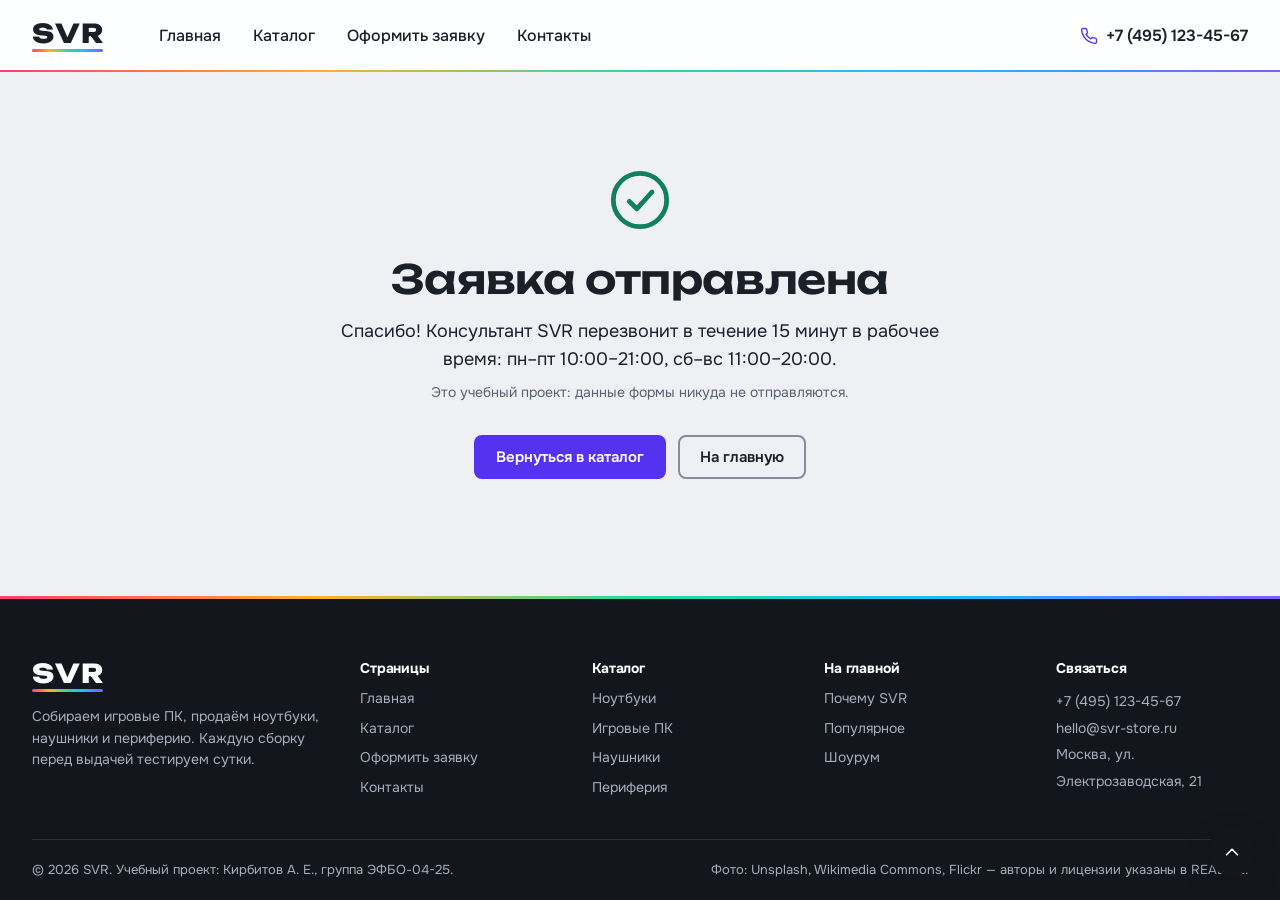
<file: success.html>
<!DOCTYPE html>
<html lang="ru">
<head>
  <meta charset="UTF-8">
  <meta name="viewport" content="width=device-width, initial-scale=1.0">
  <title>Заявка отправлена — SVR</title>
  <meta name="description" content="Заявка в магазин SVR принята: консультант перезвонит в течение 15 минут.">
  <link rel="icon" href="images/favicon.svg" type="image/svg+xml">
  <link rel="preload" href="fonts/onest-cyrillic.woff2" as="font" type="font/woff2" crossorigin>
  <link rel="preload" href="fonts/unbounded-cyrillic.woff2" as="font" type="font/woff2" crossorigin>
  <link rel="stylesheet" href="css/style.css">
  <link rel="stylesheet" href="css/responsive.css">
</head>
<body>
  <a class="skip-link" href="#main">Перейти к основному содержимому</a>
  <header class="site-header" id="top">
    <div class="site-header__inner container">
      <a class="logo site-header__logo" href="index.html" aria-label="SVR — на главную">SVR</a>
      <!-- Мобильное меню: Popover API, работает без JavaScript -->
      <button class="site-header__menu-button" type="button" popovertarget="site-nav">
        <svg class="site-header__menu-icon" width="22" height="22" viewBox="0 0 24 24" fill="none" stroke="currentColor" stroke-width="1.8" stroke-linecap="round" stroke-linejoin="round" aria-hidden="true" focusable="false"><path d="M4 7h16M4 12h16M4 17h16"/></svg><span>Меню</span>
      </button>
      <nav class="site-nav site-header__nav" id="site-nav" popover aria-label="Основное меню">
        <div class="site-nav__head">
          <span class="site-nav__caption">Меню</span>
          <button class="site-nav__close" type="button" popovertarget="site-nav" popovertargetaction="hide" aria-label="Закрыть меню"><svg class="icon" width="22" height="22" viewBox="0 0 24 24" fill="none" stroke="currentColor" stroke-width="1.8" stroke-linecap="round" stroke-linejoin="round" aria-hidden="true" focusable="false"><path d="M18 6 6 18M6 6l12 12"/></svg></button>
        </div>
        <ul class="site-nav__list">
          <li class="site-nav__item"><a class="site-nav__link" href="index.html">Главная</a></li>
          <li class="site-nav__item"><a class="site-nav__link" href="catalog.html">Каталог</a></li>
          <li class="site-nav__item"><a class="site-nav__link" href="order.html">Оформить заявку</a></li>
          <li class="site-nav__item"><a class="site-nav__link" href="contacts.html">Контакты</a></li>
        </ul>
        <a class="site-nav__phone" href="tel:+74951234567"><svg class="icon" width="18" height="18" viewBox="0 0 24 24" fill="none" stroke="currentColor" stroke-width="1.8" stroke-linecap="round" stroke-linejoin="round" aria-hidden="true" focusable="false"><path d="M22 16.9v3a2 2 0 0 1-2.2 2 19.8 19.8 0 0 1-8.6-3.1 19.5 19.5 0 0 1-6-6A19.8 19.8 0 0 1 2.1 4.2 2 2 0 0 1 4.1 2h3a2 2 0 0 1 2 1.7c.1 1 .4 1.9.7 2.8a2 2 0 0 1-.5 2.1L8.1 9.9a16 16 0 0 0 6 6l1.3-1.3a2 2 0 0 1 2.1-.4c.9.3 1.8.6 2.8.7a2 2 0 0 1 1.7 2z"/></svg>+7 (495) 123-45-67</a>
      </nav>
      <a class="site-header__phone" href="tel:+74951234567"><svg class="site-header__phone-icon" width="18" height="18" viewBox="0 0 24 24" fill="none" stroke="currentColor" stroke-width="1.8" stroke-linecap="round" stroke-linejoin="round" aria-hidden="true" focusable="false"><path d="M22 16.9v3a2 2 0 0 1-2.2 2 19.8 19.8 0 0 1-8.6-3.1 19.5 19.5 0 0 1-6-6A19.8 19.8 0 0 1 2.1 4.2 2 2 0 0 1 4.1 2h3a2 2 0 0 1 2 1.7c.1 1 .4 1.9.7 2.8a2 2 0 0 1-.5 2.1L8.1 9.9a16 16 0 0 0 6 6l1.3-1.3a2 2 0 0 1 2.1-.4c.9.3 1.8.6 2.8.7a2 2 0 0 1 1.7 2z"/></svg>+7 (495) 123-45-67</a>
    </div>
  </header>

  <main class="page-main" id="main" tabindex="-1">
    <div class="container">
      <section class="result" aria-labelledby="result-title">
        <svg class="result__icon" width="64" height="64" viewBox="0 0 24 24" fill="none" stroke="currentColor" stroke-width="1.8" stroke-linecap="round" stroke-linejoin="round" aria-hidden="true" focusable="false"><circle cx="12" cy="12" r="10"/><path d="m8 12.5 2.8 2.8L16.5 9"/></svg>
        <h1 class="result__title" id="result-title">Заявка отправлена</h1>
        <p class="result__text">Спасибо! Консультант SVR перезвонит в&nbsp;течение 15&nbsp;минут в&nbsp;рабочее время: пн–пт 10:00–21:00, сб–вс 11:00–20:00.</p>
        <p class="result__note">Это учебный проект: данные формы никуда не&nbsp;отправляются.</p>
        <div class="result__actions">
          <a class="button button--primary" href="catalog.html">Вернуться в каталог</a>
          <a class="button button--secondary" href="index.html">На главную</a>
        </div>
      </section>
    </div>
  </main>

  <footer class="site-footer">
    <div class="site-footer__inner container">
      <div class="site-footer__brand">
        <a class="logo logo--light" href="index.html" aria-label="SVR — на главную">SVR</a>
        <p class="site-footer__text">Собираем игровые ПК, продаём ноутбуки, наушники и периферию. Каждую сборку перед выдачей тестируем сутки.</p>
      </div>
      <nav class="site-footer__col" aria-label="Страницы сайта">
        <h2 class="site-footer__title">Страницы</h2>
        <ul class="site-footer__list">
            <li><a class="site-footer__link" href="index.html">Главная</a></li>
            <li><a class="site-footer__link" href="catalog.html">Каталог</a></li>
            <li><a class="site-footer__link" href="order.html">Оформить заявку</a></li>
            <li><a class="site-footer__link" href="contacts.html">Контакты</a></li>
        </ul>
      </nav>
      <nav class="site-footer__col" aria-label="Категории каталога">
        <h2 class="site-footer__title">Каталог</h2>
        <ul class="site-footer__list">
            <li><a class="site-footer__link" href="catalog.html#laptops">Ноутбуки</a></li>
            <li><a class="site-footer__link" href="catalog.html#builds">Игровые ПК</a></li>
            <li><a class="site-footer__link" href="catalog.html#audio">Наушники</a></li>
            <li><a class="site-footer__link" href="catalog.html#gear">Периферия</a></li>
        </ul>
      </nav>
      <nav class="site-footer__col" aria-label="Разделы главной страницы">
        <h2 class="site-footer__title">На главной</h2>
        <ul class="site-footer__list">
            <li><a class="site-footer__link" href="index.html#advantages">Почему SVR</a></li>
            <li><a class="site-footer__link" href="index.html#popular">Популярное</a></li>
            <li><a class="site-footer__link" href="index.html#contacts">Шоурум</a></li>
        </ul>
      </nav>
      <div class="site-footer__col">
        <h2 class="site-footer__title">Связаться</h2>
        <address class="site-footer__address">
          <a class="site-footer__link" href="tel:+74951234567">+7 (495) 123-45-67</a><br>
          <a class="site-footer__link" href="mailto:hello@svr-store.ru">hello@svr-store.ru</a><br>
          Москва, ул. Электрозаводская, 21
        </address>
      </div>
    </div>
    <div class="site-footer__bottom container">
      <p>© 2026 SVR. Учебный проект: Кирбитов А. Е., группа ЭФБО-04-25.</p>
      <p>Фото: Unsplash, Wikimedia Commons, Flickr — авторы и лицензии указаны в README.</p>
    </div>
  </footer>

  <a class="to-top" href="#top" aria-label="Наверх"><svg class="icon" width="22" height="22" viewBox="0 0 24 24" fill="none" stroke="currentColor" stroke-width="1.8" stroke-linecap="round" stroke-linejoin="round" aria-hidden="true" focusable="false"><path d="m18 15-6-6-6 6"/></svg></a>
</body>
</html>
</file>
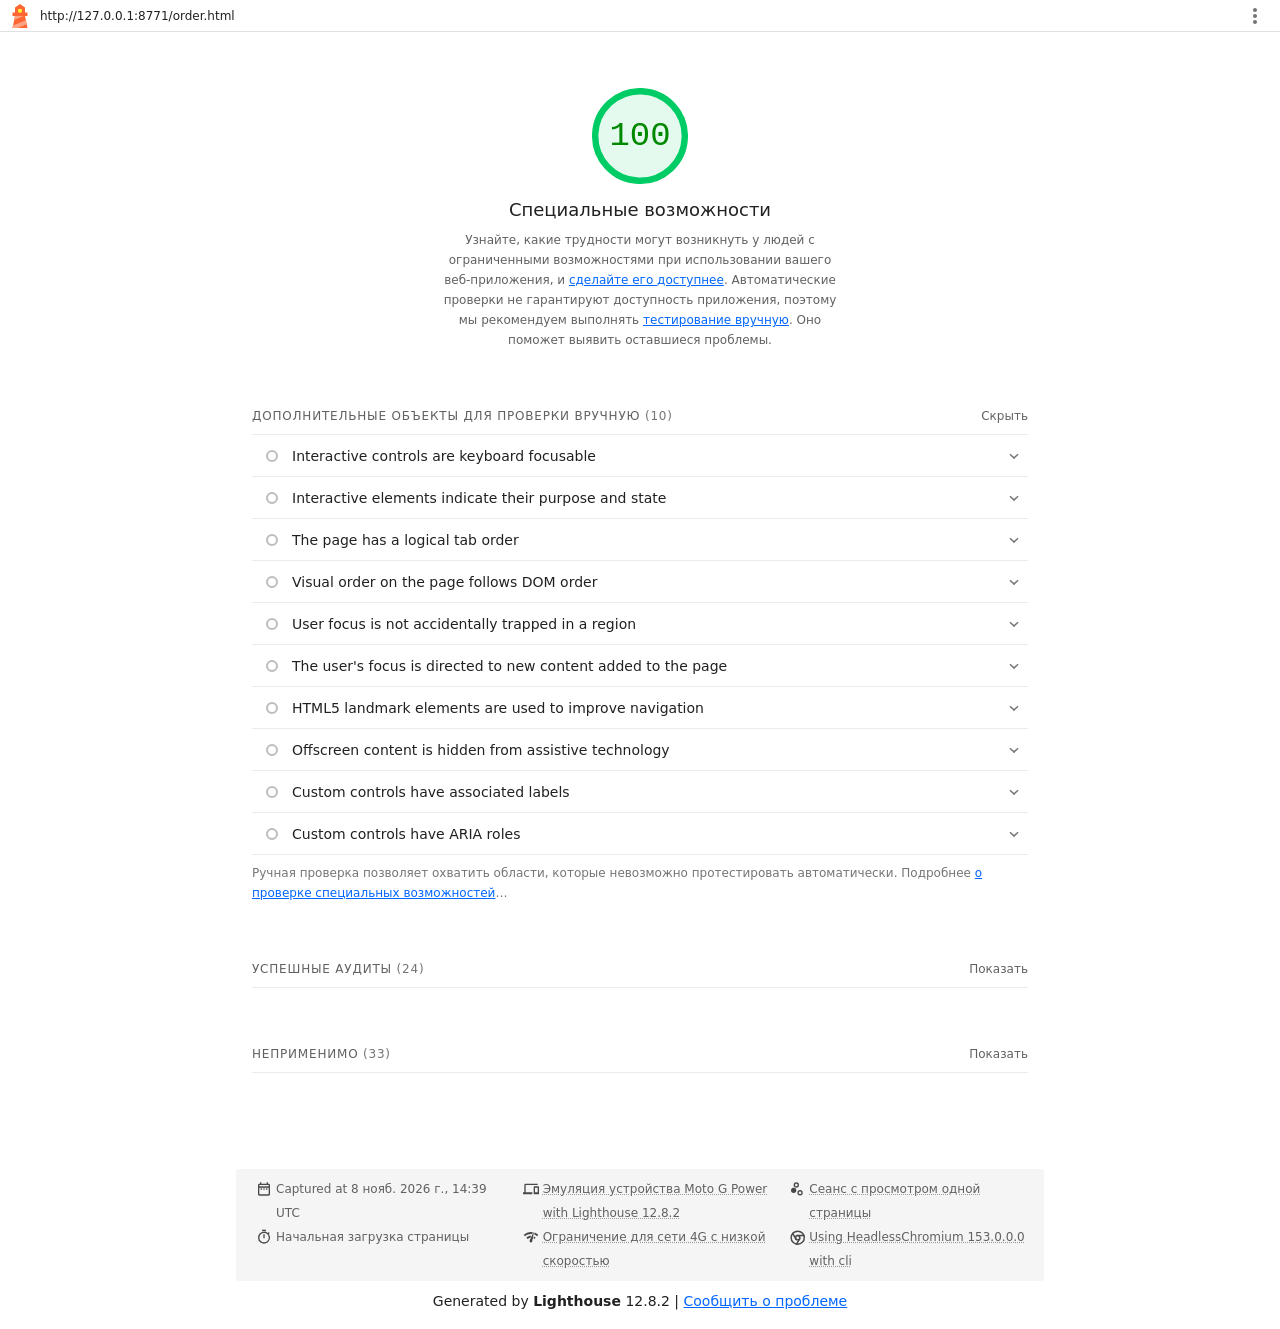
<file: lighthouse/accessibility-order.html>
<!--
@license
Copyright 2018 Google LLC
SPDX-License-Identifier: Apache-2.0
-->
<!doctype html>
<html lang="en">
<head>
  <meta charset="utf-8">
  <meta name="viewport" content="width=device-width, initial-scale=1, minimum-scale=1">
  <link rel="icon" href='data:image/svg+xml;utf8,<svg fill="none" xmlns="http://www.w3.org/2000/svg" viewBox="0 0 48 48"><path d="m14 7 10-7 10 7v10h5v7h-5l5 24H9l5-24H9v-7h5V7Z" fill="%23F63"/><path d="M31.561 24H14l-1.689 8.105L31.561 24ZM18.983 48H9l1.022-4.907L35.723 32.27l1.663 7.98L18.983 48Z" fill="%23FFA385"/><path fill="%23FF3" d="M20.5 10h7v7h-7z"/></svg>'>
  <title>Lighthouse Report</title>
  <style>body {margin: 0}</style>
</head>
<body>
  <noscript>Lighthouse report requires JavaScript. Please enable.</noscript>

  <div id="lh-log"></div>

  <script>window.__LIGHTHOUSE_JSON__ = {"lighthouseVersion":"12.8.2","requestedUrl":"http://127.0.0.1:8771/order.html","mainDocumentUrl":"http://127.0.0.1:8771/order.html","finalDisplayedUrl":"http://127.0.0.1:8771/order.html","finalUrl":"http://127.0.0.1:8771/order.html","fetchTime":"2026-11-08T14:39:44.023Z","gatherMode":"navigation","runWarnings":[],"userAgent":"Mozilla/5.0 (X11; Linux x86_64) AppleWebKit/537.36 (KHTML, like Gecko) HeadlessChrome/153.0.0.0 Safari/537.36","environment":{"networkUserAgent":"Mozilla/5.0 (Linux; Android 11; moto g power (2022)) AppleWebKit/537.36 (KHTML, like Gecko) Chrome/136.0.0.0 Mobile Safari/537.36","hostUserAgent":"Mozilla/5.0 (X11; Linux x86_64) AppleWebKit/537.36 (KHTML, like Gecko) HeadlessChrome/153.0.0.0 Safari/537.36","benchmarkIndex":1833.5,"credits":{"axe-core":"4.14.0"}},"audits":{"accesskeys":{"id":"accesskeys","title":"`[accesskey]`: значения уникальны","description":"Клавиши доступа позволяют быстро перейти к нужной части страницы. Для удобства навигации на каждую клавишу должно быть назначено только одно действие. Подробнее [о клавишах доступа](https://dequeuniversity.com/rules/axe/4.10/accesskeys)…","score":null,"scoreDisplayMode":"notApplicable"},"aria-allowed-attr":{"id":"aria-allowed-attr","title":"Атрибуты `[aria-*]` соответствуют своим ролям","description":"Каждая `role` ARIA поддерживает определенный набор атрибутов `aria-*`. Неверно присвоенные атрибуты `aria-*` будут недействительны. Подробнее о том, [как сопоставлять атрибуты ARIA с их ролями](https://dequeuniversity.com/rules/axe/4.10/aria-allowed-attr)…","score":1,"scoreDisplayMode":"binary","details":{"type":"table","headings":[{"key":"node","valueType":"node","subItemsHeading":{"key":"relatedNode","valueType":"node"},"label":"Неподходящие элементы"}],"items":[]}},"aria-allowed-role":{"id":"aria-allowed-role","title":"Роли ARIA назначены только совместимым элементам","description":"Многим элементам HTML разрешается назначать только определенные роли ARIA. Если роли ARIA используются неподходящим способом, это может ухудшить доступность веб-страницы. Подробнее [о ролях ARIA](https://dequeuniversity.com/rules/axe/4.10/aria-allowed-role)…","score":null,"scoreDisplayMode":"notApplicable"},"aria-command-name":{"id":"aria-command-name","title":"У элементов `button`, `link` и `menuitem` есть названия, доступные программам чтения с экрана","description":"Если у элемента нет названия, доступного программам чтения с экрана, пользователи услышат его общее название и не поймут, для чего он нужен. Подробнее о том, [как сделать элементы команд более доступными](https://dequeuniversity.com/rules/axe/4.10/aria-command-name)…","score":null,"scoreDisplayMode":"notApplicable"},"aria-conditional-attr":{"id":"aria-conditional-attr","title":"Атрибуты ARIA используются так, как указано для роли элемента","description":"Использовать некоторые атрибуты ARIA в элементе можно только при определенных условиях. Подробнее [об условных атрибутах ARIA](https://dequeuniversity.com/rules/axe/4.10/aria-conditional-attr)…","score":1,"scoreDisplayMode":"binary","details":{"type":"table","headings":[{"key":"node","valueType":"node","subItemsHeading":{"key":"relatedNode","valueType":"node"},"label":"Неподходящие элементы"}],"items":[]}},"aria-deprecated-role":{"id":"aria-deprecated-role","title":"Устаревшие роли ARIA не использовались","description":"Функции специальных возможностей могут некорректно обрабатывать устаревшие роли ARIA. Подробнее [об устаревших ролях ARIA](https://dequeuniversity.com/rules/axe/4.10/aria-deprecated-role)…","score":null,"scoreDisplayMode":"notApplicable"},"aria-dialog-name":{"id":"aria-dialog-name","title":"У элементов с атрибутом `role=\"dialog\"` или `role=\"alertdialog\"` есть доступные названия","description":"Если у элементов диалогового окна ARIA нет доступных имен, пользователи программ чтения с экрана могут не понимать назначение этих элементов. Подробнее о том, [как сделать элементы диалогового окна ARIA более доступными](https://dequeuniversity.com/rules/axe/4.10/aria-dialog-name)…","score":null,"scoreDisplayMode":"notApplicable"},"aria-hidden-body":{"id":"aria-hidden-body","title":"Элемент `\u003cbody>` в документе не содержит атрибут `[aria-hidden=\"true\"]`","description":"Программы чтения с экрана и другие технологии специальных возможностей могут работать некорректно, если для `\u003cbody>` задан атрибут `aria-hidden=\"true\"`. Подробнее о том, [как `aria-hidden` влияет на элемент body](https://dequeuniversity.com/rules/axe/4.10/aria-hidden-body)…","score":1,"scoreDisplayMode":"binary","details":{"type":"table","headings":[{"key":"node","valueType":"node","subItemsHeading":{"key":"relatedNode","valueType":"node"},"label":"Неподходящие элементы"}],"items":[]}},"aria-hidden-focus":{"id":"aria-hidden-focus","title":"Элементы, к которым применен атрибут `[aria-hidden=\"true\"]`, не содержат активных дочерних элементов","description":"Если для родительского элемента задан атрибут `[aria-hidden=\"true\"]`, то все его фокусируемые потомки становятся недоступны для программ чтения с экрана и других технологий специальных возможностей. Подробнее о том, [какое влияние `aria-hidden` оказывает на фокусируемые элементы](https://dequeuniversity.com/rules/axe/4.10/aria-hidden-focus)…","score":1,"scoreDisplayMode":"binary","details":{"type":"table","headings":[{"key":"node","valueType":"node","subItemsHeading":{"key":"relatedNode","valueType":"node"},"label":"Неподходящие элементы"}],"items":[]}},"aria-input-field-name":{"id":"aria-input-field-name","title":"У полей ввода ARIA есть доступные названия","description":"Если у поля ввода нет названия, доступного программам чтения с экрана, пользователи услышат его общее название и не поймут, для чего оно нужно. Подробнее [о ярлыках для полей ввода](https://dequeuniversity.com/rules/axe/4.10/aria-input-field-name)…","score":null,"scoreDisplayMode":"notApplicable"},"aria-meter-name":{"id":"aria-meter-name","title":"У элементов `meter` ARIA есть названия, доступные программам чтения с экрана","description":"Если у элемента счетчика нет названия, доступного программам чтения с экрана, пользователи услышат только общее название и не поймут, для чего он нужен. Подробнее о том, [как присваивать названия элементам \"`meter`\"](https://dequeuniversity.com/rules/axe/4.10/aria-meter-name)…","score":null,"scoreDisplayMode":"notApplicable"},"aria-progressbar-name":{"id":"aria-progressbar-name","title":"У элементов `progressbar` ARIA есть названия, доступные программам чтения с экрана","description":"Если у элемента `progressbar` нет названия, доступного программам чтения с экрана, пользователи услышат только его общее название и не поймут, для чего он нужен. Подробнее о том, [как присваивать ярлыки элементам `progressbar`](https://dequeuniversity.com/rules/axe/4.10/aria-progressbar-name)…","score":null,"scoreDisplayMode":"notApplicable"},"aria-prohibited-attr":{"id":"aria-prohibited-attr","title":"В элементах используются только разрешенные атрибуты ARIA","description":"Если атрибуты ARIA используются в ролях, для которых они запрещены, пользователи специальных возможностей могут не получать важную информацию. Подробнее [о запрещенных ролях ARIA](https://dequeuniversity.com/rules/axe/4.10/aria-prohibited-attr)…","score":1,"scoreDisplayMode":"binary","details":{"type":"table","headings":[{"key":"node","valueType":"node","subItemsHeading":{"key":"relatedNode","valueType":"node"},"label":"Неподходящие элементы"}],"items":[]}},"aria-required-attr":{"id":"aria-required-attr","title":"У элементов `[role]` есть все необходимые атрибуты `[aria-*]`","description":"К некоторым ролям ARIA необходимо добавлять атрибуты, описывающие состояние элемента для программ чтения с экрана. Подробнее [о ролях и необходимых атрибутах](https://dequeuniversity.com/rules/axe/4.10/aria-required-attr)…","score":null,"scoreDisplayMode":"notApplicable"},"aria-required-children":{"id":"aria-required-children","title":"В элементах с ролью ARIA `[role]` присутствуют все обязательные дочерние элементы, которые должны содержать определенный элемент `[role]`.","description":"Указав роль ARIA для родительского элемента, в некоторых случаях вы должны также задать определенные роли его дочерним элементам. Если этого не сделать, связанные с ARIA функции специальных возможностей будут работать неправильно. Подробнее [о ролях и необходимых дочерних элементах](https://dequeuniversity.com/rules/axe/4.10/aria-required-children)…","score":null,"scoreDisplayMode":"notApplicable"},"aria-required-parent":{"id":"aria-required-parent","title":"Элементы с атрибутом `[role]` содержатся в своих родительских элементах","description":"Некоторые дочерние элементы с ролями ARIA должны содержаться внутри определенных родительских элементов, иначе связанные с ними функции специальных возможностей будут работать неправильно. Подробнее [о ролях ARIA и необходимых родительских элементах](https://dequeuniversity.com/rules/axe/4.10/aria-required-parent)…","score":null,"scoreDisplayMode":"notApplicable"},"aria-roles":{"id":"aria-roles","title":"Недействительные значения атрибутов `[role]` отсутствуют","description":"Значения ролей ARIA должны быть допустимыми, иначе связанные с ними функции специальных возможностей будут работать неправильно. Подробнее о том, [какие роли ARIA можно указывать](https://dequeuniversity.com/rules/axe/4.10/aria-roles)…","score":null,"scoreDisplayMode":"notApplicable"},"aria-text":{"id":"aria-text","title":"У элементов атрибута `role=text` нет фокусируемых потомков","description":"Если добавить отделенный разметкой атрибут `role=text` перед текстовым узлом и после него, VoiceOver будет определять текст как одну фразу, но фокусируемые потомки не будут озвучиваться. Подробнее [об атрибуте `role=text`](https://dequeuniversity.com/rules/axe/4.10/aria-text)…","score":null,"scoreDisplayMode":"notApplicable"},"aria-toggle-field-name":{"id":"aria-toggle-field-name","title":"У переключателей ARIA есть доступные названия","description":"Если у переключателя нет названия, доступного программам чтения с экрана, пользователи услышат его общее название и не поймут, для чего он нужен. Подробнее [о переключателях](https://dequeuniversity.com/rules/axe/4.10/aria-toggle-field-name)…","score":null,"scoreDisplayMode":"notApplicable"},"aria-tooltip-name":{"id":"aria-tooltip-name","title":"У элементов `tooltip` ARIA есть названия, доступные программам чтения с экрана","description":"Если у элемента подсказки нет названия, доступного программам чтения с экрана, пользователи услышат только его общее название и не поймут, для чего он нужен. Подробнее о том, [как присваивать названия элементам \"`tooltip`\"](https://dequeuniversity.com/rules/axe/4.10/aria-tooltip-name)…","score":null,"scoreDisplayMode":"notApplicable"},"aria-treeitem-name":{"id":"aria-treeitem-name","title":"У элементов `treeitem` ARIA есть названия, доступные программам чтения с экрана","description":"Если у элемента `treeitem` нет названия, доступного программам чтения с экрана, пользователи услышат только его общее название и не поймут, для чего он нужен. Подробнее [о присваивании ярлыков элементам `treeitem`](https://dequeuniversity.com/rules/axe/4.10/aria-treeitem-name)…","score":null,"scoreDisplayMode":"notApplicable"},"aria-valid-attr-value":{"id":"aria-valid-attr-value","title":"Недействительные значения атрибутов `[aria-*]` отсутствуют","description":"Технологии специальных возможностей, например программы чтения с экрана, не могут распознавать атрибуты ARIA с недопустимыми значениями. Подробнее [о существующих значениях для атрибутов ARIA](https://dequeuniversity.com/rules/axe/4.10/aria-valid-attr-value)…","score":1,"scoreDisplayMode":"binary","details":{"type":"table","headings":[{"key":"node","valueType":"node","subItemsHeading":{"key":"relatedNode","valueType":"node"},"label":"Неподходящие элементы"}],"items":[]}},"aria-valid-attr":{"id":"aria-valid-attr","title":"Атрибуты `[aria-*]` действительны и написаны без ошибок","description":"Технологии специальных возможностей, например программы чтения с экрана, не могут распознавать атрибуты ARIA с недопустимыми названиями. Подробнее [о существующих атрибутах ARIA](https://dequeuniversity.com/rules/axe/4.10/aria-valid-attr)…","score":1,"scoreDisplayMode":"binary","details":{"type":"table","headings":[{"key":"node","valueType":"node","subItemsHeading":{"key":"relatedNode","valueType":"node"},"label":"Неподходящие элементы"}],"items":[]}},"button-name":{"id":"button-name","title":"Названия кнопок доступны программам чтения с экрана","description":"Если у кнопки нет названия, доступного программам чтения с экрана, пользователи услышат слово \"кнопка\", но не поймут, для чего она нужна. Подробнее о том, [как сделать кнопки более доступными](https://dequeuniversity.com/rules/axe/4.10/button-name)…","score":1,"scoreDisplayMode":"binary","details":{"type":"table","headings":[{"key":"node","valueType":"node","subItemsHeading":{"key":"relatedNode","valueType":"node"},"label":"Неподходящие элементы"}],"items":[]}},"bypass":{"id":"bypass","title":"Страница содержит заголовок, ссылку для пропуска контента или указание региона","description":"Чтобы пользователям было проще перемещаться по странице с помощью клавиатуры, добавьте возможность пропускать повторяющийся контент. Подробнее [о пропускаемых блоках данных](https://dequeuniversity.com/rules/axe/4.10/bypass)…","score":null,"scoreDisplayMode":"notApplicable"},"color-contrast":{"id":"color-contrast","title":"Цвета фона и переднего плана достаточно контрастны","description":"Многие пользователи не видят текст с низкой контрастностью, или им сложно его воспринимать. Подробнее о том, [как обеспечить достаточный цветовой контраст](https://dequeuniversity.com/rules/axe/4.10/color-contrast)…","score":1,"scoreDisplayMode":"binary","details":{"type":"table","headings":[{"key":"node","valueType":"node","subItemsHeading":{"key":"relatedNode","valueType":"node"},"label":"Неподходящие элементы"}],"items":[]}},"definition-list":{"id":"definition-list","title":"Элементы `\u003cdl>` содержат только правильно размещенные группы `\u003cdt>` и `\u003cdd>` и элементы `\u003cscript>`, `\u003ctemplate>` или `\u003cdiv>`.","description":"Если списки определений размечены с ошибками, программы чтения с экрана могут озвучивать их некорректно. Подробнее о том, [как правильно создавать списки определений](https://dequeuniversity.com/rules/axe/4.10/definition-list)…","score":null,"scoreDisplayMode":"notApplicable"},"dlitem":{"id":"dlitem","title":"Элементы списков определений расположены внутри элементов `\u003cdl>`","description":"Чтобы программы чтения с экрана правильно озвучивали элементы списков определений `\u003cdt>` и `\u003cdd>`, они должны располагаться внутри родительского элемента `\u003cdl>`. Подробнее о том, [как правильно создавать списки определений](https://dequeuniversity.com/rules/axe/4.10/dlitem)…","score":null,"scoreDisplayMode":"notApplicable"},"document-title":{"id":"document-title","title":"Документ содержит элемент `\u003ctitle>`","description":"Название (элемент title) нужно для того, чтобы программы чтения с экрана могли озвучивать название страницы. Также оно появляется в результатах поиска и позволяет определять, соответствует ли сайт запросу. Подробнее [о названиях документов](https://dequeuniversity.com/rules/axe/4.10/document-title)…","score":1,"scoreDisplayMode":"binary","details":{"type":"table","headings":[{"key":"node","valueType":"node","subItemsHeading":{"key":"relatedNode","valueType":"node"},"label":"Неподходящие элементы"}],"items":[]}},"duplicate-id-aria":{"id":"duplicate-id-aria","title":"Идентификаторы ARIA уникальны","description":"Значение идентификатора ARIA должно быть уникальным, поскольку технологии специальных возможностей могут игнорировать повторяющиеся идентификаторы. Подробнее о том, [как убрать копии идентификаторов ARIA](https://dequeuniversity.com/rules/axe/4.10/duplicate-id-aria)…","score":null,"scoreDisplayMode":"notApplicable"},"empty-heading":{"id":"empty-heading","title":"Во всех элементах заголовка есть содержимое","description":"Если у заголовка нет содержимого или текст недоступен, пользователи программы чтения с экрана не могут получить информацию о структуре страницы. Подробнее [о заголовках](https://dequeuniversity.com/rules/axe/4.10/empty-heading)…","score":null,"scoreDisplayMode":"notApplicable"},"form-field-multiple-labels":{"id":"form-field-multiple-labels","title":"В форме нет полей с несколькими ярлыками","description":"Когда программы чтения с экрана или другие технологии специальных возможностей обнаруживают поля формы с несколькими ярлыками, они озвучивают только первый, последний или все ярлыки. Это может запутать пользователей. Подробнее о том, [как использовать ярлыки формы](https://dequeuniversity.com/rules/axe/4.10/form-field-multiple-labels)…","score":null,"scoreDisplayMode":"notApplicable"},"frame-title":{"id":"frame-title","title":"У элементов `\u003cframe>` и `\u003ciframe>` есть атрибут title","description":"Чтобы программы чтения с экрана могли описывать содержимое фреймов, у каждого из них должно быть название (атрибут title). Подробнее [о названиях фреймов](https://dequeuniversity.com/rules/axe/4.10/frame-title)…","score":null,"scoreDisplayMode":"notApplicable"},"heading-order":{"id":"heading-order","title":"Элементы заголовков расположены последовательно в порядке убывания","description":"Когда заголовки расположены в правильном порядке и между их уровнями нет пропусков, они образуют семантическую структуру страницы. Благодаря этому навигация с помощью технологий специальных возможностей становится проще и понятнее. Подробнее [о расположении заголовков](https://dequeuniversity.com/rules/axe/4.10/heading-order)…","score":1,"scoreDisplayMode":"binary","details":{"type":"table","headings":[{"key":"node","valueType":"node","subItemsHeading":{"key":"relatedNode","valueType":"node"},"label":"Неподходящие элементы"}],"items":[]}},"html-has-lang":{"id":"html-has-lang","title":"Элемент `\u003chtml>` содержит атрибут `[lang]`","description":"Если для страницы не указан атрибут `lang`, программа чтения с экрана предполагает, что текст приведен на языке по умолчанию, выбранном пользователем при установке программы. Если текст написан на другом языке, он может озвучиваться некорректно. Подробнее [об атрибуте `lang`](https://dequeuniversity.com/rules/axe/4.10/html-has-lang)…","score":1,"scoreDisplayMode":"binary","details":{"type":"table","headings":[{"key":"node","valueType":"node","subItemsHeading":{"key":"relatedNode","valueType":"node"},"label":"Неподходящие элементы"}],"items":[]}},"html-lang-valid":{"id":"html-lang-valid","title":"Для элемента `\u003chtml>` указано действительное значение атрибута `[lang]`","description":"Чтобы программы чтения с экрана правильно озвучивали текст, укажите допустимый [языковой тег BCP 47](https://www.w3.org/International/questions/qa-choosing-language-tags#question). Подробнее о том, [как использовать атрибут `lang`](https://dequeuniversity.com/rules/axe/4.10/html-lang-valid)…","score":1,"scoreDisplayMode":"binary","details":{"type":"table","headings":[{"key":"node","valueType":"node","subItemsHeading":{"key":"relatedNode","valueType":"node"},"label":"Неподходящие элементы"}],"items":[]}},"html-xml-lang-mismatch":{"id":"html-xml-lang-mismatch","title":"У элемента `\u003chtml>` есть атрибут `[xml:lang]`, основной язык которого совпадает с языком в атрибуте `[lang]`","description":"Если для веб-страницы не указан подходящий язык, программа чтения с экрана может озвучивать текст некорректно. Подробнее [об атрибуте `lang`](https://dequeuniversity.com/rules/axe/4.10/html-xml-lang-mismatch)…","score":null,"scoreDisplayMode":"notApplicable"},"identical-links-same-purpose":{"id":"identical-links-same-purpose","title":"У одинаковых ссылок одно назначение","description":"У ссылок с одним назначением должно быть одинаковое описание. Так пользователь поймет, куда они ведут, и решит, следует ли по ним переходить. Подробнее [об одинаковых ссылках](https://dequeuniversity.com/rules/axe/4.10/identical-links-same-purpose)…","score":null,"scoreDisplayMode":"notApplicable"},"image-alt":{"id":"image-alt","title":"У элементов изображений есть атрибут `[alt]`","description":"В информационных элементах должен содержаться короткий и ясный альтернативный текст. Если элемент декоративный, то атрибут alt для него можно оставить пустым. Подробнее [об атрибуте `alt`](https://dequeuniversity.com/rules/axe/4.10/image-alt)…","score":1,"scoreDisplayMode":"binary","details":{"type":"table","headings":[{"key":"node","valueType":"node","subItemsHeading":{"key":"relatedNode","valueType":"node"},"label":"Неподходящие элементы"}],"items":[]}},"image-redundant-alt":{"id":"image-redundant-alt","title":"У изображений нет атрибутов `[alt]`, представляющих собой избыточный текст","description":"В информационных элементах должен содержаться короткий и ясный альтернативный текст. Если он будет повторять текст рядом со ссылкой или изображением, то одна и та же фраза может прозвучать дважды, что собьет с толку пользователей программы чтения с экрана. Подробнее [об атрибуте `alt`](https://dequeuniversity.com/rules/axe/4.10/image-redundant-alt)…","score":1,"scoreDisplayMode":"binary","details":{"type":"table","headings":[{"key":"node","valueType":"node","subItemsHeading":{"key":"relatedNode","valueType":"node"},"label":"Неподходящие элементы"}],"items":[]}},"input-button-name":{"id":"input-button-name","title":"Текст кнопок ввода легко различим","description":"Добавьте к кнопкам ввода легко различимый текст, чтобы пользователи программы чтения с экрана могли понимать их назначение. Подробнее [о кнопках ввода](https://dequeuniversity.com/rules/axe/4.10/input-button-name)…","score":null,"scoreDisplayMode":"notApplicable"},"input-image-alt":{"id":"input-image-alt","title":"Элементы `\u003cinput type=\"image\">` содержат атрибут `[alt]`","description":"Если в элементе `\u003cinput>` в качестве кнопки используется изображение, добавьте альтернативный текст, описывающий назначение этой кнопки для программ чтения с экрана. Подробнее [об альтернативном тексте для изображения в элементе ввода](https://dequeuniversity.com/rules/axe/4.10/input-image-alt)…","score":null,"scoreDisplayMode":"notApplicable"},"label-content-name-mismatch":{"id":"label-content-name-mismatch","title":"У элементов с видимыми текстовыми метками есть подходящие доступные названия","description":"Видимые текстовые метки, которые не совпадают с доступными названиями, могут запутать пользователей программ чтения с экрана. Подробнее [о доступных названиях](https://dequeuniversity.com/rules/axe/4.10/label-content-name-mismatch)…","score":1,"scoreDisplayMode":"binary","details":{"type":"table","headings":[{"key":"node","valueType":"node","subItemsHeading":{"key":"relatedNode","valueType":"node"},"label":"Неподходящие элементы"}],"items":[]}},"label":{"id":"label","title":"Элементам формы присвоены соответствующие ярлыки","description":"Ярлыки нужны для того, чтобы программы чтения с экрана и другие технологии специальных возможностей могли правильно озвучивать элементы управления формой. Подробнее [о ярлыках для элементов формы](https://dequeuniversity.com/rules/axe/4.10/label)…","score":1,"scoreDisplayMode":"binary","details":{"type":"table","headings":[{"key":"node","valueType":"node","subItemsHeading":{"key":"relatedNode","valueType":"node"},"label":"Неподходящие элементы"}],"items":[]}},"landmark-one-main":{"id":"landmark-one-main","title":"В документе есть ориентир main","description":"Если добавить ориентир main, пользователям программы чтения с экрана будет удобнее перемещаться по веб-странице. Подробнее [об ориентирах](https://dequeuniversity.com/rules/axe/4.10/landmark-one-main)…","score":null,"scoreDisplayMode":"notApplicable"},"link-name":{"id":"link-name","title":"Текст ссылок различим для программ чтения с экрана","description":"Текст ссылок (как и альтернативный текст для изображений, используемых в качестве ссылок) должен быть уникальным, фокусируемым и доступным для программ чтения с экрана. Подробнее о том, [как сделать ссылки доступными для программ с технологиями специальных возможностей](https://dequeuniversity.com/rules/axe/4.10/link-name)…","score":1,"scoreDisplayMode":"binary","details":{"type":"table","headings":[{"key":"node","valueType":"node","subItemsHeading":{"key":"relatedNode","valueType":"node"},"label":"Неподходящие элементы"}],"items":[]}},"link-in-text-block":{"id":"link-in-text-block","title":"Ссылки можно различить, не опираясь на цвет","description":"Многие пользователи не видят текст с низкой контрастностью, или им сложно его воспринимать. Хорошо различимый текст ссылки облегчает работу людям со слабым зрением. Подробнее о том, [как сделать ссылку хорошо различимой](https://dequeuniversity.com/rules/axe/4.10/link-in-text-block)…","score":null,"scoreDisplayMode":"notApplicable"},"list":{"id":"list","title":"В списках содержатся только элементы `\u003cli>` и элементы поддержки скрипта (`\u003cscript>` и `\u003ctemplate>`)","description":"Используйте правильную структуру кода при верстке списков, иначе программы чтения с экрана будут некорректно их озвучивать. Подробнее [о правильной структуре списков](https://dequeuniversity.com/rules/axe/4.10/list)…","score":1,"scoreDisplayMode":"binary","details":{"type":"table","headings":[{"key":"node","valueType":"node","subItemsHeading":{"key":"relatedNode","valueType":"node"},"label":"Неподходящие элементы"}],"items":[]}},"listitem":{"id":"listitem","title":"Элементы списка (`\u003cli>`) расположены внутри родительских элементов `\u003cul>`, `\u003col>` или `\u003cmenu>`","description":"Чтобы программы чтения с экрана правильно озвучивали списки, элементы `\u003cli>` должны располагаться внутри родительских элементов `\u003cul>`, `\u003col>` или `\u003cmenu>`. Подробнее [о правильной структуре списков](https://dequeuniversity.com/rules/axe/4.10/listitem)…","score":1,"scoreDisplayMode":"binary","details":{"type":"table","headings":[{"key":"node","valueType":"node","subItemsHeading":{"key":"relatedNode","valueType":"node"},"label":"Неподходящие элементы"}],"items":[]}},"meta-refresh":{"id":"meta-refresh","title":"В документе не используется метатег `\u003cmeta http-equiv=\"refresh\">`","description":"Когда страница обновляется автоматически, фокус, используемый программами для чтения с экрана, перемещается в верхнюю часть. Это может мешать работе пользователей и вызывать у них негативные эмоции. Подробнее [о метатеге refresh](https://dequeuniversity.com/rules/axe/4.10/meta-refresh)…","score":null,"scoreDisplayMode":"notApplicable"},"meta-viewport":{"id":"meta-viewport","title":"Атрибут `[user-scalable=\"no\"]` не используется в элементе `\u003cmeta name=\"viewport\">`, и значение атрибута `[maximum-scale]` больше или равно 5","description":"Не отключайте масштабирование. Эта функция помогает слабовидящим пользователям читать информацию на веб-страницах. Подробнее [о метатеге viewport](https://dequeuniversity.com/rules/axe/4.10/meta-viewport)…","score":1,"scoreDisplayMode":"binary","details":{"type":"table","headings":[{"key":"node","valueType":"node","subItemsHeading":{"key":"relatedNode","valueType":"node"},"label":"Неподходящие элементы"}],"items":[]}},"object-alt":{"id":"object-alt","title":"У элементов `\u003cobject>` есть альтернативный текст","description":"Чтобы программы чтения с экрана могли зачитывать содержимое элементов `\u003cobject>`, добавьте к ним альтернативный текст. Подробнее [об альтернативном тексте для элементов `object`](https://dequeuniversity.com/rules/axe/4.10/object-alt)…","score":null,"scoreDisplayMode":"notApplicable"},"select-name":{"id":"select-name","title":"У элементов select есть связанные элементы label","description":"Элементы формы без эффективных меток могут доставить неудобства пользователям программы чтения с экрана. Подробнее [об элементе `select`](https://dequeuniversity.com/rules/axe/4.10/select-name)…","score":1,"scoreDisplayMode":"binary","details":{"type":"table","headings":[{"key":"node","valueType":"node","subItemsHeading":{"key":"relatedNode","valueType":"node"},"label":"Неподходящие элементы"}],"items":[]}},"skip-link":{"id":"skip-link","title":"Ссылки для пропуска контента фокусируемые","description":"Добавьте ссылку для пропуска контента, чтобы пользователи могли сразу перейти к основному контенту. [Подробнее…](https://dequeuniversity.com/rules/axe/4.10/skip-link)","score":1,"scoreDisplayMode":"binary","details":{"type":"table","headings":[{"key":"node","valueType":"node","subItemsHeading":{"key":"relatedNode","valueType":"node"},"label":"Неподходящие элементы"}],"items":[]}},"tabindex":{"id":"tabindex","title":"Нет элементов со значением атрибута `[tabindex]` выше 0","description":"Значение больше 0 подразумевает явное указание порядка навигации. Это может создавать трудности для пользователей с ограниченными возможностями. Подробнее [об атрибуте `tabindex`](https://dequeuniversity.com/rules/axe/4.10/tabindex)…","score":1,"scoreDisplayMode":"binary","details":{"type":"table","headings":[{"key":"node","valueType":"node","subItemsHeading":{"key":"relatedNode","valueType":"node"},"label":"Неподходящие элементы"}],"items":[]}},"table-duplicate-name":{"id":"table-duplicate-name","title":"В таблицах указаны разные значения для атрибута summary и элемента `\u003ccaption>`","description":"Атрибут summary должен описывать структуру таблицы, а в элементе `\u003ccaption>` требуется указать экранный заголовок. Точная разметка таблиц упрощает работу пользователей программ чтения с экрана. Подробнее [об атрибуте summary и элементе caption](https://dequeuniversity.com/rules/axe/4.10/table-duplicate-name)…","score":null,"scoreDisplayMode":"notApplicable"},"table-fake-caption":{"id":"table-fake-caption","title":"Для обозначения подписей в таблицах используется элемент `\u003ccaption>` вместо ячеек с атрибутом `[colspan]`","description":"Чтобы пользователям было проще перемещаться по таблицам с помощью программ чтения с экрана, не используйте в таблицах ячейки с атрибутом `[colspan]` для обозначения подписей. Подробнее [о подписях](https://dequeuniversity.com/rules/axe/4.10/table-fake-caption)…","score":null,"scoreDisplayMode":"notApplicable"},"target-size":{"id":"target-size","title":"Области прикосновения и расстояние между ними достаточно большие","description":"Области прикосновения должны быть достаточно большими, как и расстояние между ними. Так пользователям, у которых могут возникнуть трудности с нажатием на небольшие элементы управления, будет проще выбрать нужный. Подробнее [об областях прикосновения](https://dequeuniversity.com/rules/axe/4.10/target-size)…","score":1,"scoreDisplayMode":"binary","details":{"type":"table","headings":[{"key":"node","valueType":"node","subItemsHeading":{"key":"relatedNode","valueType":"node"},"label":"Неподходящие элементы"}],"items":[]}},"td-has-header":{"id":"td-has-header","title":"У элементов `\u003ctd>` есть один или несколько заголовков в большой таблице `\u003ctable>`","description":"Чтобы пользователям было проще перемещаться по таблицам с помощью программ чтения с экрана, рекомендуем добавлять заголовки для элементов `\u003ctd>` в больших таблицах (состоящих из трех или более ячеек в высоту и ширину). Подробнее [о заголовках таблиц](https://dequeuniversity.com/rules/axe/4.10/td-has-header)…","score":null,"scoreDisplayMode":"notApplicable"},"td-headers-attr":{"id":"td-headers-attr","title":"Ячейки внутри элемента `\u003ctable>`, в которых используется атрибут `[headers]`, ссылаются на ячейки той же таблицы.","description":"Чтобы пользователям было проще перемещаться по таблицам с помощью программ чтения с экрана, убедитесь, что ячейки (элементы `\u003ctd>`) с атрибутом `[headers]` ссылаются только на другие ячейки в той же таблице. Подробнее [об атрибуте `headers`](https://dequeuniversity.com/rules/axe/4.10/td-headers-attr)…","score":null,"scoreDisplayMode":"notApplicable"},"th-has-data-cells":{"id":"th-has-data-cells","title":"В элементах `\u003cth>` и элементах с атрибутом `[role=\"columnheader\"/\"rowheader\"]` есть описываемые ими ячейки с данными","description":"Чтобы пользователям было проще перемещаться по таблицам с помощью программ чтения с экрана, убедитесь, что все заголовки в таблицах ссылаются на тот или иной набор ячеек. Подробнее [о заголовках таблиц](https://dequeuniversity.com/rules/axe/4.10/th-has-data-cells)…","score":null,"scoreDisplayMode":"notApplicable"},"valid-lang":{"id":"valid-lang","title":"Недействительные значения атрибутов `[lang]` отсутствуют","description":"Чтобы программы чтения с экрана правильно озвучивали текст, укажите для элементов допустимый [языковой тег BCP 47](https://www.w3.org/International/questions/qa-choosing-language-tags#question). Подробнее о том, [как использовать атрибут `lang`](https://dequeuniversity.com/rules/axe/4.10/valid-lang)…","score":null,"scoreDisplayMode":"notApplicable"},"video-caption":{"id":"video-caption","title":"Элементы `\u003cvideo>` содержат элемент `\u003ctrack>` с атрибутом `[kind=\"captions\"]`","description":"Чтобы информация, озвучиваемая в видео, была доступна людям с нарушениями слуха, добавьте субтитры. Подробнее [о субтитрах в видео](https://dequeuniversity.com/rules/axe/4.10/video-caption)…","score":null,"scoreDisplayMode":"notApplicable"},"custom-controls-labels":{"id":"custom-controls-labels","title":"Custom controls have associated labels","description":"Custom interactive controls have associated labels, provided by aria-label or aria-labelledby. [Learn more about custom controls and labels](https://developer.chrome.com/docs/lighthouse/accessibility/custom-controls-labels/).","score":null,"scoreDisplayMode":"manual"},"custom-controls-roles":{"id":"custom-controls-roles","title":"Custom controls have ARIA roles","description":"Custom interactive controls have appropriate ARIA roles. [Learn how to add roles to custom controls](https://developer.chrome.com/docs/lighthouse/accessibility/custom-control-roles/).","score":null,"scoreDisplayMode":"manual"},"focus-traps":{"id":"focus-traps","title":"User focus is not accidentally trapped in a region","description":"A user can tab into and out of any control or region without accidentally trapping their focus. [Learn how to avoid focus traps](https://developer.chrome.com/docs/lighthouse/accessibility/focus-traps/).","score":null,"scoreDisplayMode":"manual"},"focusable-controls":{"id":"focusable-controls","title":"Interactive controls are keyboard focusable","description":"Custom interactive controls are keyboard focusable and display a focus indicator. [Learn how to make custom controls focusable](https://developer.chrome.com/docs/lighthouse/accessibility/focusable-controls/).","score":null,"scoreDisplayMode":"manual"},"interactive-element-affordance":{"id":"interactive-element-affordance","title":"Interactive elements indicate their purpose and state","description":"Interactive elements, such as links and buttons, should indicate their state and be distinguishable from non-interactive elements. [Learn how to decorate interactive elements with affordance hints](https://developer.chrome.com/docs/lighthouse/accessibility/interactive-element-affordance/).","score":null,"scoreDisplayMode":"manual"},"logical-tab-order":{"id":"logical-tab-order","title":"The page has a logical tab order","description":"Tabbing through the page follows the visual layout. Users cannot focus elements that are offscreen. [Learn more about logical tab ordering](https://developer.chrome.com/docs/lighthouse/accessibility/logical-tab-order/).","score":null,"scoreDisplayMode":"manual"},"managed-focus":{"id":"managed-focus","title":"The user's focus is directed to new content added to the page","description":"If new content, such as a dialog, is added to the page, the user's focus is directed to it. [Learn how to direct focus to new content](https://developer.chrome.com/docs/lighthouse/accessibility/managed-focus/).","score":null,"scoreDisplayMode":"manual"},"offscreen-content-hidden":{"id":"offscreen-content-hidden","title":"Offscreen content is hidden from assistive technology","description":"Offscreen content is hidden with display: none or aria-hidden=true. [Learn how to properly hide offscreen content](https://developer.chrome.com/docs/lighthouse/accessibility/offscreen-content-hidden/).","score":null,"scoreDisplayMode":"manual"},"use-landmarks":{"id":"use-landmarks","title":"HTML5 landmark elements are used to improve navigation","description":"Landmark elements (`\u003cmain>`, `\u003cnav>`, etc.) are used to improve the keyboard navigation of the page for assistive technology. [Learn more about landmark elements](https://developer.chrome.com/docs/lighthouse/accessibility/use-landmarks/).","score":null,"scoreDisplayMode":"manual"},"visual-order-follows-dom":{"id":"visual-order-follows-dom","title":"Visual order on the page follows DOM order","description":"DOM order matches the visual order, improving navigation for assistive technology. [Learn more about DOM and visual ordering](https://developer.chrome.com/docs/lighthouse/accessibility/visual-order-follows-dom/).","score":null,"scoreDisplayMode":"manual"}},"configSettings":{"output":["html","json"],"maxWaitForFcp":30000,"maxWaitForLoad":45000,"pauseAfterFcpMs":1000,"pauseAfterLoadMs":1000,"networkQuietThresholdMs":1000,"cpuQuietThresholdMs":1000,"formFactor":"mobile","throttling":{"rttMs":150,"throughputKbps":1638.4,"requestLatencyMs":562.5,"downloadThroughputKbps":1474.5600000000002,"uploadThroughputKbps":675,"cpuSlowdownMultiplier":4},"throttlingMethod":"simulate","screenEmulation":{"mobile":true,"width":412,"height":823,"deviceScaleFactor":1.75,"disabled":false},"emulatedUserAgent":"Mozilla/5.0 (Linux; Android 11; moto g power (2022)) AppleWebKit/537.36 (KHTML, like Gecko) Chrome/136.0.0.0 Mobile Safari/537.36","auditMode":false,"gatherMode":false,"clearStorageTypes":["file_systems","shader_cache","service_workers","cache_storage"],"disableStorageReset":false,"debugNavigation":false,"channel":"cli","usePassiveGathering":false,"disableFullPageScreenshot":false,"skipAboutBlank":false,"blankPage":"about:blank","ignoreStatusCode":false,"locale":"ru","blockedUrlPatterns":null,"additionalTraceCategories":null,"extraHeaders":null,"precomputedLanternData":null,"onlyAudits":null,"onlyCategories":["accessibility"],"skipAudits":null},"categories":{"accessibility":{"title":"Специальные возможности","description":"Узнайте, какие трудности могут возникнуть у людей с ограниченными возможностями при использовании вашего веб-приложения, и [сделайте его доступнее](https://developer.chrome.com/docs/lighthouse/accessibility/). Автоматические проверки не гарантируют доступность приложения, поэтому мы рекомендуем выполнять [тестирование вручную](https://web.dev/articles/how-to-review). Оно поможет выявить оставшиеся проблемы.","manualDescription":"Ручная проверка позволяет охватить области, которые невозможно протестировать автоматически. Подробнее [о проверке специальных возможностей](https://web.dev/articles/how-to-review)…","supportedModes":["navigation","snapshot"],"auditRefs":[{"id":"accesskeys","weight":0,"group":"a11y-navigation"},{"id":"aria-allowed-attr","weight":10,"group":"a11y-aria"},{"id":"aria-allowed-role","weight":0,"group":"a11y-aria"},{"id":"aria-command-name","weight":0,"group":"a11y-aria"},{"id":"aria-conditional-attr","weight":7,"group":"a11y-aria"},{"id":"aria-deprecated-role","weight":0,"group":"a11y-aria"},{"id":"aria-dialog-name","weight":0,"group":"a11y-aria"},{"id":"aria-hidden-body","weight":10,"group":"a11y-aria"},{"id":"aria-hidden-focus","weight":7,"group":"a11y-aria"},{"id":"aria-input-field-name","weight":0,"group":"a11y-aria"},{"id":"aria-meter-name","weight":0,"group":"a11y-aria"},{"id":"aria-progressbar-name","weight":0,"group":"a11y-aria"},{"id":"aria-prohibited-attr","weight":7,"group":"a11y-aria"},{"id":"aria-required-attr","weight":0,"group":"a11y-aria"},{"id":"aria-required-children","weight":0,"group":"a11y-aria"},{"id":"aria-required-parent","weight":0,"group":"a11y-aria"},{"id":"aria-roles","weight":0,"group":"a11y-aria"},{"id":"aria-text","weight":0,"group":"a11y-aria"},{"id":"aria-toggle-field-name","weight":0,"group":"a11y-aria"},{"id":"aria-tooltip-name","weight":0,"group":"a11y-aria"},{"id":"aria-treeitem-name","weight":0,"group":"a11y-aria"},{"id":"aria-valid-attr-value","weight":10,"group":"a11y-aria"},{"id":"aria-valid-attr","weight":10,"group":"a11y-aria"},{"id":"button-name","weight":10,"group":"a11y-names-labels"},{"id":"bypass","weight":0,"group":"a11y-navigation"},{"id":"color-contrast","weight":7,"group":"a11y-color-contrast"},{"id":"definition-list","weight":0,"group":"a11y-tables-lists"},{"id":"dlitem","weight":0,"group":"a11y-tables-lists"},{"id":"document-title","weight":7,"group":"a11y-names-labels"},{"id":"duplicate-id-aria","weight":0,"group":"a11y-aria"},{"id":"form-field-multiple-labels","weight":0,"group":"a11y-names-labels"},{"id":"frame-title","weight":0,"group":"a11y-names-labels"},{"id":"heading-order","weight":3,"group":"a11y-navigation"},{"id":"html-has-lang","weight":7,"group":"a11y-language"},{"id":"html-lang-valid","weight":7,"group":"a11y-language"},{"id":"html-xml-lang-mismatch","weight":0,"group":"a11y-language"},{"id":"image-alt","weight":10,"group":"a11y-names-labels"},{"id":"image-redundant-alt","weight":1,"group":"a11y-names-labels"},{"id":"input-button-name","weight":0,"group":"a11y-names-labels"},{"id":"input-image-alt","weight":0,"group":"a11y-names-labels"},{"id":"label","weight":7,"group":"a11y-names-labels"},{"id":"link-in-text-block","weight":0,"group":"a11y-color-contrast"},{"id":"link-name","weight":7,"group":"a11y-names-labels"},{"id":"list","weight":7,"group":"a11y-tables-lists"},{"id":"listitem","weight":7,"group":"a11y-tables-lists"},{"id":"meta-refresh","weight":0,"group":"a11y-best-practices"},{"id":"meta-viewport","weight":10,"group":"a11y-best-practices"},{"id":"object-alt","weight":0,"group":"a11y-names-labels"},{"id":"select-name","weight":7,"group":"a11y-names-labels"},{"id":"skip-link","weight":3,"group":"a11y-names-labels"},{"id":"tabindex","weight":7,"group":"a11y-navigation"},{"id":"table-duplicate-name","weight":0,"group":"a11y-tables-lists"},{"id":"target-size","weight":7,"group":"a11y-best-practices"},{"id":"td-headers-attr","weight":0,"group":"a11y-tables-lists"},{"id":"th-has-data-cells","weight":0,"group":"a11y-tables-lists"},{"id":"valid-lang","weight":0,"group":"a11y-language"},{"id":"video-caption","weight":0,"group":"a11y-audio-video"},{"id":"focusable-controls","weight":0},{"id":"interactive-element-affordance","weight":0},{"id":"logical-tab-order","weight":0},{"id":"visual-order-follows-dom","weight":0},{"id":"focus-traps","weight":0},{"id":"managed-focus","weight":0},{"id":"use-landmarks","weight":0},{"id":"offscreen-content-hidden","weight":0},{"id":"custom-controls-labels","weight":0},{"id":"custom-controls-roles","weight":0},{"id":"empty-heading","weight":0,"group":"hidden"},{"id":"identical-links-same-purpose","weight":0,"group":"hidden"},{"id":"landmark-one-main","weight":0,"group":"hidden"},{"id":"label-content-name-mismatch","weight":0,"group":"hidden"},{"id":"table-fake-caption","weight":0,"group":"hidden"},{"id":"td-has-header","weight":0,"group":"hidden"}],"id":"accessibility","score":1}},"categoryGroups":{"metrics":{"title":"Показатели"},"insights":{"title":"Статистика","description":"Статистические данные доступны на панели \"Производительность\" инструментов разработчика в Chrome. Чтобы узнавать подробную информацию, [создайте трассировку](https://developer.chrome.com/docs/devtools/performance/reference)."},"diagnostics":{"title":"Диагностика","description":"Подробная информация о производительности вашего приложения. Эти цифры не влияют на показатель производительности [напрямую](https://developer.chrome.com/docs/lighthouse/performance/performance-scoring/)."},"a11y-best-practices":{"title":"Рекомендации","description":"Проверьте, соответствует ли ваш сайт рекомендациям по оптимизации для поисковых систем."},"a11y-color-contrast":{"title":"Контрастность","description":"Проверьте, хорошо ли виден ваш текст."},"a11y-names-labels":{"title":"Названия и ярлыки","description":"Проверьте, насколько элементы управления в вашем приложении различимы для программ чтения с экрана."},"a11y-navigation":{"title":"Навигация","description":"Проверьте, удобно ли пользователям перемещаться по вашему приложению с помощью клавиатуры."},"a11y-aria":{"title":"ARIA","description":"Проверьте, правильно ли заданы атрибуты ARIA. Они облегчают работу с вашим приложением пользователям с ограниченными возможностями."},"a11y-language":{"title":"Интернационализация и локализация","description":"Проверьте, правильно ли заданы атрибуты языков для программ чтения с экрана."},"a11y-audio-video":{"title":"Аудио и видео","description":"Проверьте, доступны ли на вашем сайте описания для аудио- и видеоконтента. Это сделает сайт удобнее для пользователей с нарушениями зрения и слуха."},"a11y-tables-lists":{"title":"Таблицы и списки","description":"Проверьте, насколько эффективно программы чтения с экрана распознают данные в таблицах и списках на вашем сайте."},"seo-mobile":{"title":"Оптимизация для мобильных устройств","description":"Убедитесь, что ваши страницы оптимизированы для мобильных устройств, чтобы пользователям не приходилось менять масштаб страниц или подстраивать их под размер экрана. Подробнее о том, [как оптимизировать страницы для мобильных устройств](https://developers.google.com/search/mobile-sites/)…"},"seo-content":{"title":"Рекомендации в отношении контента","description":"Оптимизируйте HTML-код, чтобы поисковые роботы могли лучше проанализировать контент приложения."},"seo-crawl":{"title":"Сканирование и индексирование","description":"Чтобы ваше приложение появлялось в результатах поиска, предоставьте доступ к нему поисковым роботам."},"best-practices-trust-safety":{"title":"Надежность и безопасность"},"best-practices-ux":{"title":"Удобство для пользователей"},"best-practices-browser-compat":{"title":"Совместимость с браузерами"},"best-practices-general":{"title":"Общие рекомендации"},"hidden":{"title":""}},"stackPacks":[],"entities":[{"name":"127.0.0.1","origins":["http://127.0.0.1:8771"],"isFirstParty":true,"isUnrecognized":true}],"fullPageScreenshot":{"screenshot":{"data":"[data-uri]","width":412,"height":3240},"nodes":{"1-0-A":{"id":"","top":16,"bottom":48,"left":16,"right":89,"width":73,"height":32},"1-1-HEADER":{"id":"top","top":0,"bottom":64,"left":0,"right":412,"width":412,"height":64}}},"timing":{"entries":[{"startTime":1144.17,"name":"lh:config","duration":750.68,"entryType":"measure"},{"startTime":1145.6,"name":"lh:config:resolveArtifactsToDefns","duration":30.43,"entryType":"measure"},{"startTime":1895.02,"name":"lh:runner:gather","duration":5178.09,"entryType":"measure"},{"startTime":1977.84,"name":"lh:driver:connect","duration":11.9,"entryType":"measure"},{"startTime":1990.1,"name":"lh:driver:navigate","duration":14.5,"entryType":"measure"},{"startTime":2004.99,"name":"lh:gather:getBenchmarkIndex","duration":1013.09,"entryType":"measure"},{"startTime":3018.37,"name":"lh:gather:getVersion","duration":0.78,"entryType":"measure"},{"startTime":3019.23,"name":"lh:gather:getDevicePixelRatio","duration":3.23,"entryType":"measure"},{"startTime":3022.88,"name":"lh:prepare:navigationMode","duration":32.11,"entryType":"measure"},{"startTime":3042.64,"name":"lh:storage:clearDataForOrigin","duration":4.17,"entryType":"measure"},{"startTime":3046.92,"name":"lh:storage:clearBrowserCaches","duration":5.77,"entryType":"measure"},{"startTime":3053.69,"name":"lh:gather:prepareThrottlingAndNetwork","duration":1.28,"entryType":"measure"},{"startTime":3062.26,"name":"lh:driver:navigate","duration":2514.43,"entryType":"measure"},{"startTime":5579.42,"name":"lh:computed:NetworkRecords","duration":0.61,"entryType":"measure"},{"startTime":5580.4,"name":"lh:gather:getArtifact:DevtoolsLog","duration":0.02,"entryType":"measure"},{"startTime":5580.44,"name":"lh:gather:getArtifact:Accessibility","duration":251.49,"entryType":"measure"},{"startTime":5832.13,"name":"lh:gather:getArtifact:NetworkUserAgent","duration":0.06,"entryType":"measure"},{"startTime":5832.21,"name":"lh:gather:getArtifact:Stacks","duration":19.73,"entryType":"measure"},{"startTime":5832.33,"name":"lh:gather:collectStacks","duration":19.58,"entryType":"measure"},{"startTime":5851.95,"name":"lh:gather:getArtifact:FullPageScreenshot","duration":1187.62,"entryType":"measure"},{"startTime":7073.41,"name":"lh:runner:audit","duration":201,"entryType":"measure"},{"startTime":7073.51,"name":"lh:runner:auditing","duration":200.38,"entryType":"measure"},{"startTime":7074.64,"name":"lh:audit:accesskeys","duration":5.88,"entryType":"measure"},{"startTime":7080.71,"name":"lh:audit:aria-allowed-attr","duration":6.15,"entryType":"measure"},{"startTime":7087.16,"name":"lh:audit:aria-allowed-role","duration":0.96,"entryType":"measure"},{"startTime":7088.34,"name":"lh:audit:aria-command-name","duration":0.63,"entryType":"measure"},{"startTime":7089.21,"name":"lh:audit:aria-conditional-attr","duration":2.46,"entryType":"measure"},{"startTime":7091.83,"name":"lh:audit:aria-deprecated-role","duration":0.71,"entryType":"measure"},{"startTime":7092.87,"name":"lh:audit:aria-dialog-name","duration":0.82,"entryType":"measure"},{"startTime":7093.85,"name":"lh:audit:aria-hidden-body","duration":2.16,"entryType":"measure"},{"startTime":7096.19,"name":"lh:audit:aria-hidden-focus","duration":2.11,"entryType":"measure"},{"startTime":7098.53,"name":"lh:audit:aria-input-field-name","duration":0.72,"entryType":"measure"},{"startTime":7101.72,"name":"lh:audit:aria-meter-name","duration":1.19,"entryType":"measure"},{"startTime":7103.08,"name":"lh:audit:aria-progressbar-name","duration":1.16,"entryType":"measure"},{"startTime":7104.44,"name":"lh:audit:aria-prohibited-attr","duration":1.98,"entryType":"measure"},{"startTime":7106.58,"name":"lh:audit:aria-required-attr","duration":6.78,"entryType":"measure"},{"startTime":7113.54,"name":"lh:audit:aria-required-children","duration":1.81,"entryType":"measure"},{"startTime":7115.61,"name":"lh:audit:aria-required-parent","duration":4.7,"entryType":"measure"},{"startTime":7120.52,"name":"lh:audit:aria-roles","duration":1.81,"entryType":"measure"},{"startTime":7122.52,"name":"lh:audit:aria-text","duration":1.3,"entryType":"measure"},{"startTime":7124,"name":"lh:audit:aria-toggle-field-name","duration":1.15,"entryType":"measure"},{"startTime":7125.34,"name":"lh:audit:aria-tooltip-name","duration":1.17,"entryType":"measure"},{"startTime":7126.67,"name":"lh:audit:aria-treeitem-name","duration":1.4,"entryType":"measure"},{"startTime":7128.22,"name":"lh:audit:aria-valid-attr-value","duration":2.89,"entryType":"measure"},{"startTime":7131.26,"name":"lh:audit:aria-valid-attr","duration":3.15,"entryType":"measure"},{"startTime":7134.68,"name":"lh:audit:button-name","duration":3.18,"entryType":"measure"},{"startTime":7138.08,"name":"lh:audit:bypass","duration":2.4,"entryType":"measure"},{"startTime":7140.63,"name":"lh:audit:color-contrast","duration":1.92,"entryType":"measure"},{"startTime":7142.77,"name":"lh:audit:definition-list","duration":1.37,"entryType":"measure"},{"startTime":7144.41,"name":"lh:audit:dlitem","duration":1.3,"entryType":"measure"},{"startTime":7145.87,"name":"lh:audit:document-title","duration":10.67,"entryType":"measure"},{"startTime":7156.78,"name":"lh:audit:duplicate-id-aria","duration":7.14,"entryType":"measure"},{"startTime":7164.09,"name":"lh:audit:empty-heading","duration":3.03,"entryType":"measure"},{"startTime":7167.31,"name":"lh:audit:form-field-multiple-labels","duration":2.82,"entryType":"measure"},{"startTime":7170.32,"name":"lh:audit:frame-title","duration":1.22,"entryType":"measure"},{"startTime":7171.68,"name":"lh:audit:heading-order","duration":1.88,"entryType":"measure"},{"startTime":7173.72,"name":"lh:audit:html-has-lang","duration":2,"entryType":"measure"},{"startTime":7175.87,"name":"lh:audit:html-lang-valid","duration":3.06,"entryType":"measure"},{"startTime":7179.17,"name":"lh:audit:html-xml-lang-mismatch","duration":11.52,"entryType":"measure"},{"startTime":7190.86,"name":"lh:audit:identical-links-same-purpose","duration":1.91,"entryType":"measure"},{"startTime":7192.93,"name":"lh:audit:image-alt","duration":1.97,"entryType":"measure"},{"startTime":7195.05,"name":"lh:audit:image-redundant-alt","duration":4.97,"entryType":"measure"},{"startTime":7200.17,"name":"lh:audit:input-button-name","duration":1.44,"entryType":"measure"},{"startTime":7201.76,"name":"lh:audit:input-image-alt","duration":1.42,"entryType":"measure"},{"startTime":7203.51,"name":"lh:audit:label-content-name-mismatch","duration":2.96,"entryType":"measure"},{"startTime":7206.61,"name":"lh:audit:label","duration":1.92,"entryType":"measure"},{"startTime":7208.68,"name":"lh:audit:landmark-one-main","duration":1.87,"entryType":"measure"},{"startTime":7211.63,"name":"lh:audit:link-name","duration":9.48,"entryType":"measure"},{"startTime":7221.29,"name":"lh:audit:link-in-text-block","duration":1.37,"entryType":"measure"},{"startTime":7222.81,"name":"lh:audit:list","duration":1.97,"entryType":"measure"},{"startTime":7224.93,"name":"lh:audit:listitem","duration":1.84,"entryType":"measure"},{"startTime":7226.92,"name":"lh:audit:meta-refresh","duration":1.55,"entryType":"measure"},{"startTime":7228.62,"name":"lh:audit:meta-viewport","duration":3.11,"entryType":"measure"},{"startTime":7231.87,"name":"lh:audit:object-alt","duration":1.47,"entryType":"measure"},{"startTime":7233.48,"name":"lh:audit:select-name","duration":1.73,"entryType":"measure"},{"startTime":7235.37,"name":"lh:audit:skip-link","duration":11.16,"entryType":"measure"},{"startTime":7246.69,"name":"lh:audit:tabindex","duration":2.8,"entryType":"measure"},{"startTime":7249.65,"name":"lh:audit:table-duplicate-name","duration":1.76,"entryType":"measure"},{"startTime":7251.62,"name":"lh:audit:table-fake-caption","duration":1.59,"entryType":"measure"},{"startTime":7253.39,"name":"lh:audit:target-size","duration":1.73,"entryType":"measure"},{"startTime":7255.34,"name":"lh:audit:td-has-header","duration":1.62,"entryType":"measure"},{"startTime":7257.11,"name":"lh:audit:td-headers-attr","duration":1.69,"entryType":"measure"},{"startTime":7258.95,"name":"lh:audit:th-has-data-cells","duration":1.85,"entryType":"measure"},{"startTime":7260.94,"name":"lh:audit:valid-lang","duration":1.65,"entryType":"measure"},{"startTime":7262.72,"name":"lh:audit:video-caption","duration":10.85,"entryType":"measure"},{"startTime":7273.6,"name":"lh:audit:custom-controls-labels","duration":0.12,"entryType":"measure"},{"startTime":7273.73,"name":"lh:audit:custom-controls-roles","duration":0.01,"entryType":"measure"},{"startTime":7273.74,"name":"lh:audit:focus-traps","duration":0.01,"entryType":"measure"},{"startTime":7273.75,"name":"lh:audit:focusable-controls","duration":0.01,"entryType":"measure"},{"startTime":7273.77,"name":"lh:audit:interactive-element-affordance","duration":0.01,"entryType":"measure"},{"startTime":7273.78,"name":"lh:audit:logical-tab-order","duration":0.04,"entryType":"measure"},{"startTime":7273.83,"name":"lh:audit:managed-focus","duration":0.01,"entryType":"measure"},{"startTime":7273.85,"name":"lh:audit:offscreen-content-hidden","duration":0.01,"entryType":"measure"},{"startTime":7273.86,"name":"lh:audit:use-landmarks","duration":0.01,"entryType":"measure"},{"startTime":7273.87,"name":"lh:audit:visual-order-follows-dom","duration":0.01,"entryType":"measure"},{"startTime":7273.89,"name":"lh:runner:generate","duration":0.5,"entryType":"measure"},{"startTime":7275.12,"name":"lh:computed:EntityClassification","duration":1.51,"entryType":"measure"}],"total":5379.09},"i18n":{"rendererFormattedStrings":{"calculatorLink":"Показать калькулятор","collapseView":"Свернуть","crcInitialNavigation":"Начальная навигация","crcLongestDurationLabel":"Максимальная задержка критического пути:","dropdownCopyJSON":"Копировать JSON-файл","dropdownDarkTheme":"Включить/выключить тёмную тему","dropdownPrintExpanded":"Печать полного отчета","dropdownPrintSummary":"Печать сводных данных","dropdownSaveGist":"Сохранить как Gist","dropdownSaveHTML":"Сохранить как HTML-файл","dropdownSaveJSON":"Сохранить как JSON-файл","dropdownViewUnthrottledTrace":"Просмотр исходной трассировки","dropdownViewer":"Открыть в Viewer","errorLabel":"Ошибка","errorMissingAuditInfo":"Ошибка отчета: информация аудита отсутствует","expandView":"Развернуть","firstPartyChipLabel":"Собственные","footerIssue":"Сообщить о проблеме","goBackToAudits":"Использовать проверки","hide":"Скрыть","insightsNotice":"В этом году отчеты о проверке производительности будут заменены статистическими данными. Вы можете [узнать больше и оставить отзыв](https://github.com/GoogleChrome/lighthouse/discussions/16462).","labDataTitle":"Имитация загрузки страницы","lsPerformanceCategoryDescription":"Результаты анализа [Lighthouse](https://developers.google.com/web/tools/lighthouse/), проведенного для текущей страницы в эмулированной мобильной сети. Значения приблизительные и могут изменяться.","manualAuditsGroupTitle":"Дополнительные объекты для проверки вручную","notApplicableAuditsGroupTitle":"Неприменимо","openInANewTabTooltip":"Открыть в новой вкладке","opportunityResourceColumnLabel":"Возможности","opportunitySavingsColumnLabel":"Приблизительная экономия","passedAuditsGroupTitle":"Успешные аудиты","runtimeAnalysisWindow":"Начальная загрузка страницы","runtimeAnalysisWindowSnapshot":"Сводка по состоянию на определенный момент","runtimeAnalysisWindowTimespan":"Период, в течение которого пользователь взаимодействовал со страницей","runtimeCustom":"Настраиваемое ограничение","runtimeDesktopEmulation":"Эмуляция компьютера","runtimeMobileEmulation":"Эмуляция устройства Moto G Power","runtimeNoEmulation":"Без эмуляции","runtimeSettingsAxeVersion":"Версия Axe","runtimeSettingsBenchmark":"Производительность памяти/ЦП без пропуска тактов","runtimeSettingsCPUThrottling":"Ограничение пропускной способности ЦП","runtimeSettingsDevice":"Устройство","runtimeSettingsNetworkThrottling":"Ограничение пропускной способности сети","runtimeSettingsScreenEmulation":"Эмуляция экрана","runtimeSettingsUANetwork":"Агент пользователя (сеть)","runtimeSingleLoad":"Сеанс с просмотром одной страницы","runtimeSingleLoadTooltip":"Это данные загрузки одной страницы, а не сводка множества сеансов.","runtimeSlow4g":"Ограничение для сети 4G с низкой скоростью","runtimeUnknown":"Неизвестно","show":"Показать","showRelevantAudits":"Показать аудиты","snippetCollapseButtonLabel":"Свернуть фрагмент","snippetExpandButtonLabel":"Развернуть фрагмент","thirdPartyResourcesLabel":"Показывать сторонние ресурсы","throttlingProvided":"Предоставлено средой","toplevelWarningsMessage":"Во время работы Lighthouse возникли следующие проблемы:","tryInsights":"Использовать статистику","unattributable":"Несвязанные","varianceDisclaimer":"Значения приблизительные и могут изменяться. [Уровень производительности рассчитывается](https://developer.chrome.com/docs/lighthouse/performance/performance-scoring/) непосредственно на основании этих показателей.","viewTraceLabel":"Посмотреть трассировку","viewTreemapLabel":"Открыть карту эффективности","warningAuditsGroupTitle":"Пройденные проверки с предупреждениями","warningHeader":"Предупреждения: "},"icuMessagePaths":{"core/audits/accessibility/accesskeys.js | title":["audits.accesskeys.title"],"core/audits/accessibility/accesskeys.js | description":["audits.accesskeys.description"],"core/audits/accessibility/aria-allowed-attr.js | title":["audits[aria-allowed-attr].title"],"core/audits/accessibility/aria-allowed-attr.js | description":["audits[aria-allowed-attr].description"],"core/lib/i18n/i18n.js | columnFailingElem":["audits[aria-allowed-attr].details.headings[0].label","audits[aria-conditional-attr].details.headings[0].label","audits[aria-hidden-body].details.headings[0].label","audits[aria-hidden-focus].details.headings[0].label","audits[aria-prohibited-attr].details.headings[0].label","audits[aria-valid-attr-value].details.headings[0].label","audits[aria-valid-attr].details.headings[0].label","audits[button-name].details.headings[0].label","audits[color-contrast].details.headings[0].label","audits[document-title].details.headings[0].label","audits[heading-order].details.headings[0].label","audits[html-has-lang].details.headings[0].label","audits[html-lang-valid].details.headings[0].label","audits[image-alt].details.headings[0].label","audits[image-redundant-alt].details.headings[0].label","audits[label-content-name-mismatch].details.headings[0].label","audits.label.details.headings[0].label","audits[link-name].details.headings[0].label","audits.list.details.headings[0].label","audits.listitem.details.headings[0].label","audits[meta-viewport].details.headings[0].label","audits[select-name].details.headings[0].label","audits[skip-link].details.headings[0].label","audits.tabindex.details.headings[0].label","audits[target-size].details.headings[0].label"],"core/audits/accessibility/aria-allowed-role.js | title":["audits[aria-allowed-role].title"],"core/audits/accessibility/aria-allowed-role.js | description":["audits[aria-allowed-role].description"],"core/audits/accessibility/aria-command-name.js | title":["audits[aria-command-name].title"],"core/audits/accessibility/aria-command-name.js | description":["audits[aria-command-name].description"],"core/audits/accessibility/aria-conditional-attr.js | title":["audits[aria-conditional-attr].title"],"core/audits/accessibility/aria-conditional-attr.js | description":["audits[aria-conditional-attr].description"],"core/audits/accessibility/aria-deprecated-role.js | title":["audits[aria-deprecated-role].title"],"core/audits/accessibility/aria-deprecated-role.js | description":["audits[aria-deprecated-role].description"],"core/audits/accessibility/aria-dialog-name.js | title":["audits[aria-dialog-name].title"],"core/audits/accessibility/aria-dialog-name.js | description":["audits[aria-dialog-name].description"],"core/audits/accessibility/aria-hidden-body.js | title":["audits[aria-hidden-body].title"],"core/audits/accessibility/aria-hidden-body.js | description":["audits[aria-hidden-body].description"],"core/audits/accessibility/aria-hidden-focus.js | title":["audits[aria-hidden-focus].title"],"core/audits/accessibility/aria-hidden-focus.js | description":["audits[aria-hidden-focus].description"],"core/audits/accessibility/aria-input-field-name.js | title":["audits[aria-input-field-name].title"],"core/audits/accessibility/aria-input-field-name.js | description":["audits[aria-input-field-name].description"],"core/audits/accessibility/aria-meter-name.js | title":["audits[aria-meter-name].title"],"core/audits/accessibility/aria-meter-name.js | description":["audits[aria-meter-name].description"],"core/audits/accessibility/aria-progressbar-name.js | title":["audits[aria-progressbar-name].title"],"core/audits/accessibility/aria-progressbar-name.js | description":["audits[aria-progressbar-name].description"],"core/audits/accessibility/aria-prohibited-attr.js | title":["audits[aria-prohibited-attr].title"],"core/audits/accessibility/aria-prohibited-attr.js | description":["audits[aria-prohibited-attr].description"],"core/audits/accessibility/aria-required-attr.js | title":["audits[aria-required-attr].title"],"core/audits/accessibility/aria-required-attr.js | description":["audits[aria-required-attr].description"],"core/audits/accessibility/aria-required-children.js | title":["audits[aria-required-children].title"],"core/audits/accessibility/aria-required-children.js | description":["audits[aria-required-children].description"],"core/audits/accessibility/aria-required-parent.js | title":["audits[aria-required-parent].title"],"core/audits/accessibility/aria-required-parent.js | description":["audits[aria-required-parent].description"],"core/audits/accessibility/aria-roles.js | title":["audits[aria-roles].title"],"core/audits/accessibility/aria-roles.js | description":["audits[aria-roles].description"],"core/audits/accessibility/aria-text.js | title":["audits[aria-text].title"],"core/audits/accessibility/aria-text.js | description":["audits[aria-text].description"],"core/audits/accessibility/aria-toggle-field-name.js | title":["audits[aria-toggle-field-name].title"],"core/audits/accessibility/aria-toggle-field-name.js | description":["audits[aria-toggle-field-name].description"],"core/audits/accessibility/aria-tooltip-name.js | title":["audits[aria-tooltip-name].title"],"core/audits/accessibility/aria-tooltip-name.js | description":["audits[aria-tooltip-name].description"],"core/audits/accessibility/aria-treeitem-name.js | title":["audits[aria-treeitem-name].title"],"core/audits/accessibility/aria-treeitem-name.js | description":["audits[aria-treeitem-name].description"],"core/audits/accessibility/aria-valid-attr-value.js | title":["audits[aria-valid-attr-value].title"],"core/audits/accessibility/aria-valid-attr-value.js | description":["audits[aria-valid-attr-value].description"],"core/audits/accessibility/aria-valid-attr.js | title":["audits[aria-valid-attr].title"],"core/audits/accessibility/aria-valid-attr.js | description":["audits[aria-valid-attr].description"],"core/audits/accessibility/button-name.js | title":["audits[button-name].title"],"core/audits/accessibility/button-name.js | description":["audits[button-name].description"],"core/audits/accessibility/bypass.js | title":["audits.bypass.title"],"core/audits/accessibility/bypass.js | description":["audits.bypass.description"],"core/audits/accessibility/color-contrast.js | title":["audits[color-contrast].title"],"core/audits/accessibility/color-contrast.js | description":["audits[color-contrast].description"],"core/audits/accessibility/definition-list.js | title":["audits[definition-list].title"],"core/audits/accessibility/definition-list.js | description":["audits[definition-list].description"],"core/audits/accessibility/dlitem.js | title":["audits.dlitem.title"],"core/audits/accessibility/dlitem.js | description":["audits.dlitem.description"],"core/audits/accessibility/document-title.js | title":["audits[document-title].title"],"core/audits/accessibility/document-title.js | description":["audits[document-title].description"],"core/audits/accessibility/duplicate-id-aria.js | title":["audits[duplicate-id-aria].title"],"core/audits/accessibility/duplicate-id-aria.js | description":["audits[duplicate-id-aria].description"],"core/audits/accessibility/empty-heading.js | title":["audits[empty-heading].title"],"core/audits/accessibility/empty-heading.js | description":["audits[empty-heading].description"],"core/audits/accessibility/form-field-multiple-labels.js | title":["audits[form-field-multiple-labels].title"],"core/audits/accessibility/form-field-multiple-labels.js | description":["audits[form-field-multiple-labels].description"],"core/audits/accessibility/frame-title.js | title":["audits[frame-title].title"],"core/audits/accessibility/frame-title.js | description":["audits[frame-title].description"],"core/audits/accessibility/heading-order.js | title":["audits[heading-order].title"],"core/audits/accessibility/heading-order.js | description":["audits[heading-order].description"],"core/audits/accessibility/html-has-lang.js | title":["audits[html-has-lang].title"],"core/audits/accessibility/html-has-lang.js | description":["audits[html-has-lang].description"],"core/audits/accessibility/html-lang-valid.js | title":["audits[html-lang-valid].title"],"core/audits/accessibility/html-lang-valid.js | description":["audits[html-lang-valid].description"],"core/audits/accessibility/html-xml-lang-mismatch.js | title":["audits[html-xml-lang-mismatch].title"],"core/audits/accessibility/html-xml-lang-mismatch.js | description":["audits[html-xml-lang-mismatch].description"],"core/audits/accessibility/identical-links-same-purpose.js | title":["audits[identical-links-same-purpose].title"],"core/audits/accessibility/identical-links-same-purpose.js | description":["audits[identical-links-same-purpose].description"],"core/audits/accessibility/image-alt.js | title":["audits[image-alt].title"],"core/audits/accessibility/image-alt.js | description":["audits[image-alt].description"],"core/audits/accessibility/image-redundant-alt.js | title":["audits[image-redundant-alt].title"],"core/audits/accessibility/image-redundant-alt.js | description":["audits[image-redundant-alt].description"],"core/audits/accessibility/input-button-name.js | title":["audits[input-button-name].title"],"core/audits/accessibility/input-button-name.js | description":["audits[input-button-name].description"],"core/audits/accessibility/input-image-alt.js | title":["audits[input-image-alt].title"],"core/audits/accessibility/input-image-alt.js | description":["audits[input-image-alt].description"],"core/audits/accessibility/label-content-name-mismatch.js | title":["audits[label-content-name-mismatch].title"],"core/audits/accessibility/label-content-name-mismatch.js | description":["audits[label-content-name-mismatch].description"],"core/audits/accessibility/label.js | title":["audits.label.title"],"core/audits/accessibility/label.js | description":["audits.label.description"],"core/audits/accessibility/landmark-one-main.js | title":["audits[landmark-one-main].title"],"core/audits/accessibility/landmark-one-main.js | description":["audits[landmark-one-main].description"],"core/audits/accessibility/link-name.js | title":["audits[link-name].title"],"core/audits/accessibility/link-name.js | description":["audits[link-name].description"],"core/audits/accessibility/link-in-text-block.js | title":["audits[link-in-text-block].title"],"core/audits/accessibility/link-in-text-block.js | description":["audits[link-in-text-block].description"],"core/audits/accessibility/list.js | title":["audits.list.title"],"core/audits/accessibility/list.js | description":["audits.list.description"],"core/audits/accessibility/listitem.js | title":["audits.listitem.title"],"core/audits/accessibility/listitem.js | description":["audits.listitem.description"],"core/audits/accessibility/meta-refresh.js | title":["audits[meta-refresh].title"],"core/audits/accessibility/meta-refresh.js | description":["audits[meta-refresh].description"],"core/audits/accessibility/meta-viewport.js | title":["audits[meta-viewport].title"],"core/audits/accessibility/meta-viewport.js | description":["audits[meta-viewport].description"],"core/audits/accessibility/object-alt.js | title":["audits[object-alt].title"],"core/audits/accessibility/object-alt.js | description":["audits[object-alt].description"],"core/audits/accessibility/select-name.js | title":["audits[select-name].title"],"core/audits/accessibility/select-name.js | description":["audits[select-name].description"],"core/audits/accessibility/skip-link.js | title":["audits[skip-link].title"],"core/audits/accessibility/skip-link.js | description":["audits[skip-link].description"],"core/audits/accessibility/tabindex.js | title":["audits.tabindex.title"],"core/audits/accessibility/tabindex.js | description":["audits.tabindex.description"],"core/audits/accessibility/table-duplicate-name.js | title":["audits[table-duplicate-name].title"],"core/audits/accessibility/table-duplicate-name.js | description":["audits[table-duplicate-name].description"],"core/audits/accessibility/table-fake-caption.js | title":["audits[table-fake-caption].title"],"core/audits/accessibility/table-fake-caption.js | description":["audits[table-fake-caption].description"],"core/audits/accessibility/target-size.js | title":["audits[target-size].title"],"core/audits/accessibility/target-size.js | description":["audits[target-size].description"],"core/audits/accessibility/td-has-header.js | title":["audits[td-has-header].title"],"core/audits/accessibility/td-has-header.js | description":["audits[td-has-header].description"],"core/audits/accessibility/td-headers-attr.js | title":["audits[td-headers-attr].title"],"core/audits/accessibility/td-headers-attr.js | description":["audits[td-headers-attr].description"],"core/audits/accessibility/th-has-data-cells.js | title":["audits[th-has-data-cells].title"],"core/audits/accessibility/th-has-data-cells.js | description":["audits[th-has-data-cells].description"],"core/audits/accessibility/valid-lang.js | title":["audits[valid-lang].title"],"core/audits/accessibility/valid-lang.js | description":["audits[valid-lang].description"],"core/audits/accessibility/video-caption.js | title":["audits[video-caption].title"],"core/audits/accessibility/video-caption.js | description":["audits[video-caption].description"],"core/config/default-config.js | a11yCategoryTitle":["categories.accessibility.title"],"core/config/default-config.js | a11yCategoryDescription":["categories.accessibility.description"],"core/config/default-config.js | a11yCategoryManualDescription":["categories.accessibility.manualDescription"],"core/config/default-config.js | metricGroupTitle":["categoryGroups.metrics.title"],"core/config/default-config.js | insightsGroupTitle":["categoryGroups.insights.title"],"core/config/default-config.js | insightsGroupDescription":["categoryGroups.insights.description"],"core/config/default-config.js | diagnosticsGroupTitle":["categoryGroups.diagnostics.title"],"core/config/default-config.js | diagnosticsGroupDescription":["categoryGroups.diagnostics.description"],"core/config/default-config.js | a11yBestPracticesGroupTitle":["categoryGroups[a11y-best-practices].title"],"core/config/default-config.js | a11yBestPracticesGroupDescription":["categoryGroups[a11y-best-practices].description"],"core/config/default-config.js | a11yColorContrastGroupTitle":["categoryGroups[a11y-color-contrast].title"],"core/config/default-config.js | a11yColorContrastGroupDescription":["categoryGroups[a11y-color-contrast].description"],"core/config/default-config.js | a11yNamesLabelsGroupTitle":["categoryGroups[a11y-names-labels].title"],"core/config/default-config.js | a11yNamesLabelsGroupDescription":["categoryGroups[a11y-names-labels].description"],"core/config/default-config.js | a11yNavigationGroupTitle":["categoryGroups[a11y-navigation].title"],"core/config/default-config.js | a11yNavigationGroupDescription":["categoryGroups[a11y-navigation].description"],"core/config/default-config.js | a11yAriaGroupTitle":["categoryGroups[a11y-aria].title"],"core/config/default-config.js | a11yAriaGroupDescription":["categoryGroups[a11y-aria].description"],"core/config/default-config.js | a11yLanguageGroupTitle":["categoryGroups[a11y-language].title"],"core/config/default-config.js | a11yLanguageGroupDescription":["categoryGroups[a11y-language].description"],"core/config/default-config.js | a11yAudioVideoGroupTitle":["categoryGroups[a11y-audio-video].title"],"core/config/default-config.js | a11yAudioVideoGroupDescription":["categoryGroups[a11y-audio-video].description"],"core/config/default-config.js | a11yTablesListsVideoGroupTitle":["categoryGroups[a11y-tables-lists].title"],"core/config/default-config.js | a11yTablesListsVideoGroupDescription":["categoryGroups[a11y-tables-lists].description"],"core/config/default-config.js | seoMobileGroupTitle":["categoryGroups[seo-mobile].title"],"core/config/default-config.js | seoMobileGroupDescription":["categoryGroups[seo-mobile].description"],"core/config/default-config.js | seoContentGroupTitle":["categoryGroups[seo-content].title"],"core/config/default-config.js | seoContentGroupDescription":["categoryGroups[seo-content].description"],"core/config/default-config.js | seoCrawlingGroupTitle":["categoryGroups[seo-crawl].title"],"core/config/default-config.js | seoCrawlingGroupDescription":["categoryGroups[seo-crawl].description"],"core/config/default-config.js | bestPracticesTrustSafetyGroupTitle":["categoryGroups[best-practices-trust-safety].title"],"core/config/default-config.js | bestPracticesUXGroupTitle":["categoryGroups[best-practices-ux].title"],"core/config/default-config.js | bestPracticesBrowserCompatGroupTitle":["categoryGroups[best-practices-browser-compat].title"],"core/config/default-config.js | bestPracticesGeneralGroupTitle":["categoryGroups[best-practices-general].title"]}}};</script>
  <script>"use strict";(()=>{var He=.8999999999999999,Re=.5,Ne=.49999999999999994;function Ue(o){let e=Math.sign(o);o=Math.abs(o);let t=.254829592,n=-.284496736,r=1.421413741,i=-1.453152027,a=1.061405429,s=1/(1+.3275911*o),c=s*(t+s*(n+s*(r+s*(i+s*a))));return e*(1-c*Math.exp(-o*o))}function fe({median:o,p10:e},t){if(o<=0)throw new Error("median must be greater than zero");if(e<=0)throw new Error("p10 must be greater than zero");if(e>=o)throw new Error("p10 must be less than the median");if(t<=0)return 1;let n=.9061938024368232,r=Math.max(Number.MIN_VALUE,t/o),i=Math.log(r),a=Math.max(Number.MIN_VALUE,e/o),l=-Math.log(a),s=i*n/l,c=(1-Ue(s))/2,d;return t<=e?d=Math.max(.9,Math.min(1,c)):t<=o?d=Math.max(Re,Math.min(He,c)):d=Math.max(0,Math.min(Ne,c)),d}var O="\u2026",Ve="\xA0",ve=.9,$e={PASS:{label:"pass",minScore:ve},AVERAGE:{label:"average",minScore:.5},FAIL:{label:"fail"},ERROR:{label:"error"}},Ge=["com","co","gov","edu","ac","org","go","gob","or","net","in","ne","nic","gouv","web","spb","blog","jus","kiev","mil","wi","qc","ca","bel","on"],E=class o{static get RATINGS(){return $e}static get PASS_THRESHOLD(){return ve}static get MS_DISPLAY_VALUE(){return`%10d${Ve}ms`}static getFinalDisplayedUrl(e){if(e.finalDisplayedUrl)return e.finalDisplayedUrl;if(e.finalUrl)return e.finalUrl;throw new Error("Could not determine final displayed URL")}static getMainDocumentUrl(e){return e.mainDocumentUrl||e.finalUrl}static getFullPageScreenshot(e){return e.fullPageScreenshot?e.fullPageScreenshot:e.audits["full-page-screenshot"]?.details}static getEntityFromUrl(e,t){return t&&t.find(r=>r.origins.find(i=>e.startsWith(i)))||o.getPseudoRootDomain(e)}static splitMarkdownCodeSpans(e){let t=[],n=e.split(/`(.*?)`/g);for(let r=0;r<n.length;r++){let i=n[r];if(!i)continue;let a=r%2!==0;t.push({isCode:a,text:i})}return t}static splitMarkdownLink(e){let t=[],n=e.split(/\[([^\]]+?)\]\((https?:\/\/.*?)\)/g);for(;n.length;){let[r,i,a]=n.splice(0,3);r&&t.push({isLink:!1,text:r}),i&&a&&t.push({isLink:!0,text:i,linkHref:a})}return t}static truncate(e,t,n="\u2026"){if(e.length<=t)return e;let i=new Intl.Segmenter(void 0,{granularity:"grapheme"}).segment(e)[Symbol.iterator](),a=0;for(let l=0;l<=t-n.length;l++){let s=i.next();if(s.done)return e;a=s.value.index}for(let l=0;l<n.length;l++)if(i.next().done)return e;return e.slice(0,a)+n}static getURLDisplayName(e,t){t=t||{numPathParts:void 0,preserveQuery:void 0,preserveHost:void 0};let n=t.numPathParts!==void 0?t.numPathParts:2,r=t.preserveQuery!==void 0?t.preserveQuery:!0,i=t.preserveHost||!1,a;if(e.protocol==="about:"||e.protocol==="data:")a=e.href;else{a=e.pathname;let s=a.split("/").filter(c=>c.length);n&&s.length>n&&(a=O+s.slice(-1*n).join("/")),i&&(a=`${e.host}/${a.replace(/^\//,"")}`),r&&(a=`${a}${e.search}`)}let l=64;if(e.protocol!=="data:"&&(a=a.slice(0,200),a=a.replace(/([a-f0-9]{7})[a-f0-9]{13}[a-f0-9]*/g,`$1${O}`),a=a.replace(/([a-zA-Z0-9-_]{9})(?=.*[a-z])(?=.*[A-Z])(?=.*[0-9])[a-zA-Z0-9-_]{10,}/g,`$1${O}`),a=a.replace(/(\d{3})\d{6,}/g,`$1${O}`),a=a.replace(/\u2026+/g,O),a.length>l&&a.includes("?")&&(a=a.replace(/\?([^=]*)(=)?.*/,`?$1$2${O}`),a.length>l&&(a=a.replace(/\?.*/,`?${O}`)))),a.length>l){let s=a.lastIndexOf(".");s>=0?a=a.slice(0,l-1-(a.length-s))+`${O}${a.slice(s)}`:a=a.slice(0,l-1)+O}return a}static getChromeExtensionOrigin(e){let t=new URL(e);return t.protocol+"//"+t.host}static parseURL(e){let t=new URL(e);return{file:o.getURLDisplayName(t),hostname:t.hostname,origin:t.protocol==="chrome-extension:"?o.getChromeExtensionOrigin(e):t.origin}}static createOrReturnURL(e){return e instanceof URL?e:new URL(e)}static getPseudoTld(e){let t=e.split(".").slice(-2);return Ge.includes(t[0])?`.${t.join(".")}`:`.${t[t.length-1]}`}static getPseudoRootDomain(e){let t=o.createOrReturnURL(e).hostname,r=o.getPseudoTld(t).split(".");return t.split(".").slice(-r.length).join(".")}static filterRelevantLines(e,t,n){if(t.length===0)return e.slice(0,n*2+1);let r=3,i=new Set;return t=t.sort((a,l)=>(a.lineNumber||0)-(l.lineNumber||0)),t.forEach(({lineNumber:a})=>{let l=a-n,s=a+n;for(;l<1;)l++,s++;i.has(l-r-1)&&(l-=r);for(let c=l;c<=s;c++){let d=c;i.add(d)}}),e.filter(a=>i.has(a.lineNumber))}static computeLogNormalScore(e,t){let n=fe(e,t);return n>.9&&(n+=.05*(n-.9)),Math.floor(n*100)/100}};function Be(o){let e=o.createFragment(),t=o.createElement("style");t.append(`
    .lh-3p-filter {
      color: var(--color-gray-600);
      float: right;
      padding: 6px var(--stackpack-padding-horizontal);
    }
    .lh-3p-filter-label, .lh-3p-filter-input {
      vertical-align: middle;
      user-select: none;
    }
    .lh-3p-filter-input:disabled + .lh-3p-ui-string {
      text-decoration: line-through;
    }
  `),e.append(t);let n=o.createElement("div","lh-3p-filter"),r=o.createElement("label","lh-3p-filter-label"),i=o.createElement("input","lh-3p-filter-input");i.setAttribute("type","checkbox"),i.setAttribute("checked","");let a=o.createElement("span","lh-3p-ui-string");a.append("Show 3rd party resources");let l=o.createElement("span","lh-3p-filter-count");return r.append(" ",i," ",a," (",l,") "),n.append(" ",r," "),e.append(n),e}function qe(o){let e=o.createFragment(),t=o.createElement("div","lh-audit"),n=o.createElement("details","lh-expandable-details"),r=o.createElement("summary"),i=o.createElement("div","lh-audit__header lh-expandable-details__summary"),a=o.createElement("span","lh-audit__score-icon"),l=o.createElement("span","lh-audit__title-and-text"),s=o.createElement("span","lh-audit__title"),c=o.createElement("span","lh-audit__display-text");l.append(" ",s," ",c," ");let d=o.createElement("div","lh-chevron-container");i.append(" ",a," ",l," ",d," "),r.append(" ",i," ");let h=o.createElement("div","lh-audit__description"),p=o.createElement("div","lh-audit__stackpacks");return n.append(" ",r," ",h," ",p," "),t.append(" ",n," "),e.append(t),e}function je(o){let e=o.createFragment(),t=o.createElement("div","lh-category-header"),n=o.createElement("div","lh-score__gauge");n.setAttribute("role","heading"),n.setAttribute("aria-level","2");let r=o.createElement("div","lh-category-header__description");return t.append(" ",n," ",r," "),e.append(t),e}function We(o){let e=o.createFragment(),t=o.createElementNS("http://www.w3.org/2000/svg","svg","lh-chevron");t.setAttribute("viewBox","0 0 100 100");let n=o.createElementNS("http://www.w3.org/2000/svg","g","lh-chevron__lines"),r=o.createElementNS("http://www.w3.org/2000/svg","path","lh-chevron__line lh-chevron__line-left");r.setAttribute("d","M10 50h40");let i=o.createElementNS("http://www.w3.org/2000/svg","path","lh-chevron__line lh-chevron__line-right");return i.setAttribute("d","M90 50H50"),n.append(" ",r," ",i," "),t.append(" ",n," "),e.append(t),e}function Ke(o){let e=o.createFragment(),t=o.createElement("div","lh-audit-group"),n=o.createElement("details","lh-clump"),r=o.createElement("summary"),i=o.createElement("div","lh-audit-group__summary"),a=o.createElement("div","lh-audit-group__header"),l=o.createElement("span","lh-audit-group__title"),s=o.createElement("span","lh-audit-group__itemcount");a.append(" ",l," ",s," "," "," ");let c=o.createElement("div","lh-clump-toggle"),d=o.createElement("span","lh-clump-toggletext--show"),h=o.createElement("span","lh-clump-toggletext--hide");return c.append(" ",d," ",h," "),i.append(" ",a," ",c," "),r.append(" ",i," "),n.append(" ",r," "),t.append(" "," ",n," "),e.append(t),e}function Ze(o){let e=o.createFragment(),t=o.createElement("div","lh-crc-container"),n=o.createElement("style");n.append(`
      .lh-crc .lh-tree-marker {
        width: 12px;
        height: 26px;
        display: block;
        float: left;
        background-position: top left;
      }
      .lh-crc .lh-horiz-down {
        background: url('data:image/svg+xml;utf8,<svg width="16" height="26" viewBox="0 0 16 26" xmlns="http://www.w3.org/2000/svg"><g fill="%23D8D8D8" fill-rule="evenodd"><path d="M16 12v2H-2v-2z"/><path d="M9 12v14H7V12z"/>\u003c/g>\u003c/svg>');
      }
      .lh-crc .lh-right {
        background: url('data:image/svg+xml;utf8,<svg width="16" height="26" viewBox="0 0 16 26" xmlns="http://www.w3.org/2000/svg"><path d="M16 12v2H0v-2z" fill="%23D8D8D8" fill-rule="evenodd"/>\u003c/svg>');
      }
      .lh-crc .lh-up-right {
        background: url('data:image/svg+xml;utf8,<svg width="16" height="26" viewBox="0 0 16 26" xmlns="http://www.w3.org/2000/svg"><path d="M7 0h2v14H7zm2 12h7v2H9z" fill="%23D8D8D8" fill-rule="evenodd"/>\u003c/svg>');
      }
      .lh-crc .lh-vert-right {
        background: url('data:image/svg+xml;utf8,<svg width="16" height="26" viewBox="0 0 16 26" xmlns="http://www.w3.org/2000/svg"><path d="M7 0h2v27H7zm2 12h7v2H9z" fill="%23D8D8D8" fill-rule="evenodd"/>\u003c/svg>');
      }
      .lh-crc .lh-vert {
        background: url('data:image/svg+xml;utf8,<svg width="16" height="26" viewBox="0 0 16 26" xmlns="http://www.w3.org/2000/svg"><path d="M7 0h2v26H7z" fill="%23D8D8D8" fill-rule="evenodd"/>\u003c/svg>');
      }
      .lh-crc .lh-crc-tree {
        font-size: 14px;
        width: 100%;
        overflow-x: auto;
      }
      .lh-crc .lh-crc-node {
        height: 26px;
        line-height: 26px;
        white-space: nowrap;
      }
      .lh-crc .lh-crc-node__longest {
        color: var(--color-average-secondary);
      }
      .lh-crc .lh-crc-node__tree-value {
        margin-left: 10px;
      }
      .lh-crc .lh-crc-node__tree-value div {
        display: inline;
      }
      .lh-crc .lh-crc-node__chain-duration {
        font-weight: 700;
      }
      .lh-crc .lh-crc-initial-nav {
        color: #595959;
        font-style: italic;
      }
      .lh-crc__summary-value {
        margin-bottom: 10px;
      }
    `);let r=o.createElement("div"),i=o.createElement("div","lh-crc__summary-value"),a=o.createElement("span","lh-crc__longest_duration_label"),l=o.createElement("b","lh-crc__longest_duration");i.append(" ",a," ",l," "),r.append(" ",i," ");let s=o.createElement("div","lh-crc"),c=o.createElement("div","lh-crc-initial-nav");return s.append(" ",c," "," "),t.append(" ",n," ",r," ",s," "),e.append(t),e}function Je(o){let e=o.createFragment(),t=o.createElement("div","lh-crc-node"),n=o.createElement("span","lh-crc-node__tree-marker"),r=o.createElement("span","lh-crc-node__tree-value");return t.append(" ",n," ",r," "),e.append(t),e}function Qe(o){let e=o.createFragment(),t=o.createElement("div","lh-element-screenshot"),n=o.createElement("div","lh-element-screenshot__content"),r=o.createElement("div","lh-element-screenshot__image"),i=o.createElement("div","lh-element-screenshot__mask"),a=o.createElementNS("http://www.w3.org/2000/svg","svg");a.setAttribute("height","0"),a.setAttribute("width","0");let l=o.createElementNS("http://www.w3.org/2000/svg","defs"),s=o.createElementNS("http://www.w3.org/2000/svg","clipPath");s.setAttribute("clipPathUnits","objectBoundingBox"),l.append(" ",s," "," "),a.append(" ",l," "),i.append(" ",a," ");let c=o.createElement("div","lh-element-screenshot__element-marker");return r.append(" ",i," ",c," "),n.append(" ",r," "),t.append(" ",n," "),e.append(t),e}function Ye(o){let e=o.createFragment(),t=o.createElement("div","lh-exp-gauge-component"),n=o.createElement("div","lh-exp-gauge__wrapper");n.setAttribute("target","_blank");let r=o.createElement("div","lh-exp-gauge__svg-wrapper"),i=o.createElementNS("http://www.w3.org/2000/svg","svg","lh-exp-gauge"),a=o.createElementNS("http://www.w3.org/2000/svg","g","lh-exp-gauge__inner"),l=o.createElementNS("http://www.w3.org/2000/svg","circle","lh-exp-gauge__bg"),s=o.createElementNS("http://www.w3.org/2000/svg","circle","lh-exp-gauge__base lh-exp-gauge--faded"),c=o.createElementNS("http://www.w3.org/2000/svg","circle","lh-exp-gauge__arc"),d=o.createElementNS("http://www.w3.org/2000/svg","text","lh-exp-gauge__percentage");a.append(" ",l," ",s," ",c," ",d," ");let h=o.createElementNS("http://www.w3.org/2000/svg","g","lh-exp-gauge__outer"),p=o.createElementNS("http://www.w3.org/2000/svg","circle","lh-cover");h.append(" ",p," ");let g=o.createElementNS("http://www.w3.org/2000/svg","text","lh-exp-gauge__label");return g.setAttribute("text-anchor","middle"),g.setAttribute("x","0"),g.setAttribute("y","60"),i.append(" ",a," ",h," ",g," "),r.append(" ",i," "),n.append(" ",r," "),t.append(" ",n," "),e.append(t),e}function Xe(o){let e=o.createFragment(),t=o.createElement("style");t.append(`
    .lh-footer {
      padding: var(--footer-padding-vertical) calc(var(--default-padding) * 2);
      max-width: var(--report-content-max-width);
      margin: 0 auto;
    }
    .lh-footer .lh-generated {
      text-align: center;
    }
  `),e.append(t);let n=o.createElement("footer","lh-footer"),r=o.createElement("ul","lh-meta__items");r.append(" ");let i=o.createElement("div","lh-generated"),a=o.createElement("b");a.append("Lighthouse");let l=o.createElement("span","lh-footer__version"),s=o.createElement("a","lh-footer__version_issue");return s.setAttribute("href","https://github.com/GoogleChrome/Lighthouse/issues"),s.setAttribute("target","_blank"),s.setAttribute("rel","noopener"),s.append("File an issue"),i.append(" "," Generated by ",a," ",l," | ",s," "),n.append(" ",r," ",i," "),e.append(n),e}function et(o){let e=o.createFragment(),t=o.createElement("a","lh-fraction__wrapper"),n=o.createElement("div","lh-fraction__content-wrapper"),r=o.createElement("div","lh-fraction__content"),i=o.createElement("div","lh-fraction__background");r.append(" ",i," "),n.append(" ",r," ");let a=o.createElement("div","lh-fraction__label");return t.append(" ",n," ",a," "),e.append(t),e}function tt(o){let e=o.createFragment(),t=o.createElement("a","lh-gauge__wrapper"),n=o.createElement("div","lh-gauge__svg-wrapper"),r=o.createElementNS("http://www.w3.org/2000/svg","svg","lh-gauge");r.setAttribute("viewBox","0 0 120 120");let i=o.createElementNS("http://www.w3.org/2000/svg","circle","lh-gauge-base");i.setAttribute("r","56"),i.setAttribute("cx","60"),i.setAttribute("cy","60"),i.setAttribute("stroke-width","8");let a=o.createElementNS("http://www.w3.org/2000/svg","circle","lh-gauge-arc");a.setAttribute("r","56"),a.setAttribute("cx","60"),a.setAttribute("cy","60"),a.setAttribute("stroke-width","8"),r.append(" ",i," ",a," "),n.append(" ",r," ");let l=o.createElement("div","lh-gauge__percentage"),s=o.createElement("div","lh-gauge__label");return t.append(" "," ",n," ",l," "," ",s," "),e.append(t),e}function nt(o){let e=o.createFragment(),t=o.createElement("style");t.append(`
    /* CSS Fireworks. Originally by Eddie Lin
       https://codepen.io/paulirish/pen/yEVMbP
    */
    .lh-pyro {
      display: none;
      z-index: 1;
      pointer-events: none;
    }
    .lh-score100 .lh-pyro {
      display: block;
    }
    .lh-score100 .lh-lighthouse stop:first-child {
      stop-color: hsla(200, 12%, 95%, 0);
    }
    .lh-score100 .lh-lighthouse stop:last-child {
      stop-color: hsla(65, 81%, 76%, 1);
    }

    .lh-pyro > .lh-pyro-before, .lh-pyro > .lh-pyro-after {
      position: absolute;
      width: 5px;
      height: 5px;
      border-radius: 2.5px;
      box-shadow: 0 0 #fff, 0 0 #fff, 0 0 #fff, 0 0 #fff, 0 0 #fff, 0 0 #fff, 0 0 #fff, 0 0 #fff, 0 0 #fff, 0 0 #fff, 0 0 #fff, 0 0 #fff, 0 0 #fff, 0 0 #fff, 0 0 #fff, 0 0 #fff, 0 0 #fff, 0 0 #fff, 0 0 #fff, 0 0 #fff, 0 0 #fff, 0 0 #fff, 0 0 #fff, 0 0 #fff, 0 0 #fff, 0 0 #fff, 0 0 #fff, 0 0 #fff, 0 0 #fff, 0 0 #fff, 0 0 #fff, 0 0 #fff, 0 0 #fff, 0 0 #fff, 0 0 #fff, 0 0 #fff, 0 0 #fff, 0 0 #fff, 0 0 #fff, 0 0 #fff, 0 0 #fff, 0 0 #fff, 0 0 #fff, 0 0 #fff, 0 0 #fff, 0 0 #fff, 0 0 #fff, 0 0 #fff, 0 0 #fff, 0 0 #fff, 0 0 #fff;
      animation: 1s bang ease-out infinite backwards,  1s gravity ease-in infinite backwards,  5s position linear infinite backwards;
      animation-delay: 1s, 1s, 1s;
    }

    .lh-pyro > .lh-pyro-after {
      animation-delay: 2.25s, 2.25s, 2.25s;
      animation-duration: 1.25s, 1.25s, 6.25s;
    }

    @keyframes bang {
      to {
        opacity: 1;
        box-shadow: -70px -115.67px #47ebbc, -28px -99.67px #eb47a4, 58px -31.67px #7eeb47, 13px -141.67px #eb47c5, -19px 6.33px #7347eb, -2px -74.67px #ebd247, 24px -151.67px #eb47e0, 57px -138.67px #b4eb47, -51px -104.67px #479eeb, 62px 8.33px #ebcf47, -93px 0.33px #d547eb, -16px -118.67px #47bfeb, 53px -84.67px #47eb83, 66px -57.67px #eb47bf, -93px -65.67px #91eb47, 30px -13.67px #86eb47, -2px -59.67px #83eb47, -44px 1.33px #eb47eb, 61px -58.67px #47eb73, 5px -22.67px #47e8eb, -66px -28.67px #ebe247, 42px -123.67px #eb5547, -75px 26.33px #7beb47, 15px -52.67px #a147eb, 36px -51.67px #eb8347, -38px -12.67px #eb5547, -46px -59.67px #47eb81, 78px -114.67px #eb47ba, 15px -156.67px #eb47bf, -36px 1.33px #eb4783, -72px -86.67px #eba147, 31px -46.67px #ebe247, -68px 29.33px #47e2eb, -55px 19.33px #ebe047, -56px 27.33px #4776eb, -13px -91.67px #eb5547, -47px -138.67px #47ebc7, -18px -96.67px #eb47ac, 11px -88.67px #4783eb, -67px -28.67px #47baeb, 53px 10.33px #ba47eb, 11px 19.33px #5247eb, -5px -11.67px #eb4791, -68px -4.67px #47eba7, 95px -37.67px #eb478b, -67px -162.67px #eb5d47, -54px -120.67px #eb6847, 49px -12.67px #ebe047, 88px 8.33px #47ebda, 97px 33.33px #eb8147, 6px -71.67px #ebbc47;
      }
    }
    @keyframes gravity {
      from {
        opacity: 1;
      }
      to {
        transform: translateY(80px);
        opacity: 0;
      }
    }
    @keyframes position {
      0%, 19.9% {
        margin-top: 4%;
        margin-left: 47%;
      }
      20%, 39.9% {
        margin-top: 7%;
        margin-left: 30%;
      }
      40%, 59.9% {
        margin-top: 6%;
        margin-left: 70%;
      }
      60%, 79.9% {
        margin-top: 3%;
        margin-left: 20%;
      }
      80%, 99.9% {
        margin-top: 3%;
        margin-left: 80%;
      }
    }
  `),e.append(t);let n=o.createElement("div","lh-header-container"),r=o.createElement("div","lh-scores-wrapper-placeholder");return n.append(" ",r," "),e.append(n),e}function rt(o){let e=o.createFragment(),t=o.createElement("div","lh-metric"),n=o.createElement("div","lh-metric__innerwrap"),r=o.createElement("div","lh-metric__icon"),i=o.createElement("span","lh-metric__title"),a=o.createElement("div","lh-metric__value"),l=o.createElement("div","lh-metric__description");return n.append(" ",r," ",i," ",a," ",l," "),t.append(" ",n," "),e.append(t),e}function ot(o){let e=o.createFragment(),t=o.createElement("div","lh-scorescale"),n=o.createElement("span","lh-scorescale-range lh-scorescale-range--fail");n.append("0\u201349");let r=o.createElement("span","lh-scorescale-range lh-scorescale-range--average");r.append("50\u201389");let i=o.createElement("span","lh-scorescale-range lh-scorescale-range--pass");return i.append("90\u2013100"),t.append(" ",n," ",r," ",i," "),e.append(t),e}function it(o){let e=o.createFragment(),t=o.createElement("style");t.append(`
    .lh-scores-container {
      display: flex;
      flex-direction: column;
      padding: var(--default-padding) 0;
      position: relative;
      width: 100%;
    }

    .lh-sticky-header {
      --gauge-circle-size: var(--gauge-circle-size-sm);
      --plugin-badge-size: 16px;
      --plugin-icon-size: 75%;
      --gauge-wrapper-width: 60px;
      --gauge-percentage-font-size: 13px;
      position: fixed;
      left: 0;
      right: 0;
      top: var(--topbar-height);
      font-weight: 500;
      display: none;
      justify-content: center;
      background-color: var(--sticky-header-background-color);
      border-bottom: 1px solid var(--color-gray-200);
      padding-top: var(--score-container-padding);
      padding-bottom: 4px;
      z-index: 2;
      pointer-events: none;
    }

    .lh-devtools .lh-sticky-header {
      /* The report within DevTools is placed in a container with overflow, which changes the placement of this header unless we change \`position\` to \`sticky.\` */
      position: sticky;
    }

    .lh-sticky-header--visible {
      display: grid;
      grid-auto-flow: column;
      pointer-events: auto;
    }

    /* Disable the gauge arc animation for the sticky header, so toggling display: none
       does not play the animation. */
    .lh-sticky-header .lh-gauge-arc {
      animation: none;
    }

    .lh-sticky-header .lh-gauge__label,
    .lh-sticky-header .lh-fraction__label {
      display: none;
    }

    .lh-highlighter {
      width: var(--gauge-wrapper-width);
      height: 1px;
      background-color: var(--highlighter-background-color);
      /* Position at bottom of first gauge in sticky header. */
      position: absolute;
      grid-column: 1;
      bottom: -1px;
      left: 0px;
      right: 0px;
    }
  `),e.append(t);let n=o.createElement("div","lh-scores-wrapper"),r=o.createElement("div","lh-scores-container"),i=o.createElement("div","lh-pyro"),a=o.createElement("div","lh-pyro-before"),l=o.createElement("div","lh-pyro-after");return i.append(" ",a," ",l," "),r.append(" ",i," "),n.append(" ",r," "),e.append(n),e}function at(o){let e=o.createFragment(),t=o.createElement("div","lh-snippet"),n=o.createElement("style");return n.append(`
          :root {
            --snippet-highlight-light: #fbf1f2;
            --snippet-highlight-dark: #ffd6d8;
          }

         .lh-snippet__header {
          position: relative;
          overflow: hidden;
          padding: 10px;
          border-bottom: none;
          color: var(--snippet-color);
          background-color: var(--snippet-background-color);
          border: 1px solid var(--report-border-color-secondary);
        }
        .lh-snippet__title {
          font-weight: bold;
          float: left;
        }
        .lh-snippet__node {
          float: left;
          margin-left: 4px;
        }
        .lh-snippet__toggle-expand {
          padding: 1px 7px;
          margin-top: -1px;
          margin-right: -7px;
          float: right;
          background: transparent;
          border: none;
          cursor: pointer;
          font-size: 14px;
          color: #0c50c7;
        }

        .lh-snippet__snippet {
          overflow: auto;
          border: 1px solid var(--report-border-color-secondary);
        }
        /* Container needed so that all children grow to the width of the scroll container */
        .lh-snippet__snippet-inner {
          display: inline-block;
          min-width: 100%;
        }

        .lh-snippet:not(.lh-snippet--expanded) .lh-snippet__show-if-expanded {
          display: none;
        }
        .lh-snippet.lh-snippet--expanded .lh-snippet__show-if-collapsed {
          display: none;
        }

        .lh-snippet__line {
          background: white;
          white-space: pre;
          display: flex;
        }
        .lh-snippet__line:not(.lh-snippet__line--message):first-child {
          padding-top: 4px;
        }
        .lh-snippet__line:not(.lh-snippet__line--message):last-child {
          padding-bottom: 4px;
        }
        .lh-snippet__line--content-highlighted {
          background: var(--snippet-highlight-dark);
        }
        .lh-snippet__line--message {
          background: var(--snippet-highlight-light);
        }
        .lh-snippet__line--message .lh-snippet__line-number {
          padding-top: 10px;
          padding-bottom: 10px;
        }
        .lh-snippet__line--message code {
          padding: 10px;
          padding-left: 5px;
          color: var(--color-fail);
          font-family: var(--report-font-family);
        }
        .lh-snippet__line--message code {
          white-space: normal;
        }
        .lh-snippet__line-icon {
          padding-top: 10px;
          display: none;
        }
        .lh-snippet__line--message .lh-snippet__line-icon {
          display: block;
        }
        .lh-snippet__line-icon:before {
          content: "";
          display: inline-block;
          vertical-align: middle;
          margin-right: 4px;
          width: var(--score-icon-size);
          height: var(--score-icon-size);
          background-image: var(--fail-icon-url);
        }
        .lh-snippet__line-number {
          flex-shrink: 0;
          width: 40px;
          text-align: right;
          font-family: monospace;
          padding-right: 5px;
          margin-right: 5px;
          color: var(--color-gray-600);
          user-select: none;
        }
    `),t.append(" ",n," "),e.append(t),e}function lt(o){let e=o.createFragment(),t=o.createElement("div","lh-snippet__snippet"),n=o.createElement("div","lh-snippet__snippet-inner");return t.append(" ",n," "),e.append(t),e}function st(o){let e=o.createFragment(),t=o.createElement("div","lh-snippet__header"),n=o.createElement("div","lh-snippet__title"),r=o.createElement("div","lh-snippet__node"),i=o.createElement("button","lh-snippet__toggle-expand"),a=o.createElement("span","lh-snippet__btn-label-collapse lh-snippet__show-if-expanded"),l=o.createElement("span","lh-snippet__btn-label-expand lh-snippet__show-if-collapsed");return i.append(" ",a," ",l," "),t.append(" ",n," ",r," ",i," "),e.append(t),e}function ct(o){let e=o.createFragment(),t=o.createElement("div","lh-snippet__line"),n=o.createElement("div","lh-snippet__line-number"),r=o.createElement("div","lh-snippet__line-icon"),i=o.createElement("code");return t.append(" ",n," ",r," ",i," "),e.append(t),e}function dt(o){let e=o.createFragment(),t=o.createElement("style");return t.append(`/**
 * @license
 * Copyright 2017 Google LLC
 * SPDX-License-Identifier: Apache-2.0
 */

/*
  Naming convention:

  If a variable is used for a specific component: --{component}-{property name}-{modifier}

  Both {component} and {property name} should be kebab-case. If the target is the entire page,
  use 'report' for the component. The property name should not be abbreviated. Use the
  property name the variable is intended for - if it's used for multiple, a common descriptor
  is fine (ex: 'size' for a variable applied to 'width' and 'height'). If a variable is shared
  across multiple components, either create more variables or just drop the "{component}-"
  part of the name. Append any modifiers at the end (ex: 'big', 'dark').

  For colors: --color-{hue}-{intensity}

  {intensity} is the Material Design tag - 700, A700, etc.
*/
.lh-vars {
  /* Palette using Material Design Colors
   * https://www.materialui.co/colors */
  --color-amber-50: #FFF8E1;
  --color-blue-200: #90CAF9;
  --color-blue-900: #0D47A1;
  --color-blue-A700: #2962FF;
  --color-blue-primary: #06f;
  --color-cyan-500: #00BCD4;
  --color-gray-100: #F5F5F5;
  --color-gray-300: #CFCFCF;
  --color-gray-200: #E0E0E0;
  --color-gray-400: #BDBDBD;
  --color-gray-50: #FAFAFA;
  --color-gray-500: #9E9E9E;
  --color-gray-600: #757575;
  --color-gray-700: #616161;
  --color-gray-800: #424242;
  --color-gray-900: #212121;
  --color-gray: #000000;
  --color-green-700: #080;
  --color-green: #0c6;
  --color-lime-400: #D3E156;
  --color-orange-50: #FFF3E0;
  --color-orange-700: #C33300;
  --color-orange: #fa3;
  --color-red-700: #c00;
  --color-red: #f33;
  --color-teal-600: #00897B;
  --color-white: #FFFFFF;

  /* Context-specific colors */
  --color-average-secondary: var(--color-orange-700);
  --color-average: var(--color-orange);
  --color-fail-secondary: var(--color-red-700);
  --color-fail: var(--color-red);
  --color-hover: var(--color-gray-50);
  --color-informative: var(--color-blue-900);
  --color-pass-secondary: var(--color-green-700);
  --color-pass: var(--color-green);
  --color-not-applicable: var(--color-gray-600);

  /* Component variables */
  --audit-description-padding-left: calc(var(--score-icon-size) + var(--score-icon-margin-left) + var(--score-icon-margin-right));
  --audit-explanation-line-height: 16px;
  --audit-group-margin-bottom: calc(var(--default-padding) * 6);
  --audit-group-padding-vertical: 8px;
  --audit-margin-horizontal: 5px;
  --audit-padding-vertical: 8px;
  --category-padding: calc(var(--default-padding) * 6) var(--edge-gap-padding) calc(var(--default-padding) * 4);
  --chevron-line-stroke: var(--color-gray-600);
  --chevron-size: 12px;
  --default-padding: 8px;
  --edge-gap-padding: calc(var(--default-padding) * 4);
  --env-item-background-color: var(--color-gray-100);
  --env-item-font-size: 28px;
  --env-item-line-height: 36px;
  --env-item-padding: 10px 0px;
  --env-name-min-width: 220px;
  --footer-padding-vertical: 16px;
  --gauge-circle-size-big: 96px;
  --gauge-circle-size: 48px;
  --gauge-circle-size-sm: 32px;
  --gauge-label-font-size-big: 18px;
  --gauge-label-font-size: var(--report-font-size-secondary);
  --gauge-label-line-height-big: 24px;
  --gauge-label-line-height: var(--report-line-height-secondary);
  --gauge-percentage-font-size-big: 38px;
  --gauge-percentage-font-size: var(--report-font-size-secondary);
  --gauge-wrapper-width: 120px;
  --header-line-height: 24px;
  --highlighter-background-color: var(--report-text-color);
  --icon-square-size: calc(var(--score-icon-size) * 0.88);
  --image-preview-size: 48px;
  --link-color: var(--color-blue-primary);
  --locale-selector-background-color: var(--color-white);
  --metric-toggle-lines-fill: #7F7F7F;
  --metric-value-font-size: calc(var(--report-font-size) * 1.8);
  --metrics-toggle-background-color: var(--color-gray-200);
  --plugin-badge-background-color: var(--color-white);
  --plugin-badge-size-big: calc(var(--gauge-circle-size-big) / 2.7);
  --plugin-badge-size: calc(var(--gauge-circle-size) / 2.7);
  --plugin-icon-size: 65%;
  --report-background-color: #fff;
  --report-border-color-secondary: #ebebeb;
  --report-font-family-monospace: monospace, 'Roboto Mono', 'Menlo', 'dejavu sans mono', 'Consolas', 'Lucida Console';
  --report-font-family: system-ui, Roboto, Helvetica, Arial, sans-serif;
  --report-font-size: 14px;
  --report-font-size-secondary: 12px;
  --report-icon-size: var(--score-icon-background-size);
  --report-line-height: 24px;
  --report-line-height-secondary: 20px;
  --report-monospace-font-size: calc(var(--report-font-size) * 0.85);
  --report-text-color-secondary: var(--color-gray-800);
  --report-text-color: var(--color-gray-900);
  --report-content-max-width: calc(60 * var(--report-font-size)); /* defaults to 840px */
  --report-content-min-width: 360px;
  --report-content-max-width-minus-edge-gap: calc(var(--report-content-max-width) - var(--edge-gap-padding) * 2);
  --score-container-padding: 8px;
  --score-icon-background-size: 24px;
  --score-icon-margin-left: 6px;
  --score-icon-margin-right: 14px;
  --score-icon-margin: 0 var(--score-icon-margin-right) 0 var(--score-icon-margin-left);
  --score-icon-size: 12px;
  --score-icon-size-big: 16px;
  --screenshot-overlay-background: rgba(0, 0, 0, 0.3);
  --section-padding-vertical: calc(var(--default-padding) * 6);
  --snippet-background-color: var(--color-gray-50);
  --snippet-color: #0938C2;
  --stackpack-padding-horizontal: 10px;
  --sticky-header-background-color: var(--report-background-color);
  --sticky-header-buffer: var(--topbar-height);
  --sticky-header-height: calc(var(--gauge-circle-size-sm) + var(--score-container-padding) * 2 + 1em);
  --table-group-header-background-color: #EEF1F4;
  --table-group-header-text-color: var(--color-gray-700);
  --table-higlight-background-color: #F5F7FA;
  --tools-icon-color: var(--color-gray-600);
  --topbar-background-color: var(--color-white);
  --topbar-height: 32px;
  --topbar-logo-size: 24px;
  --topbar-padding: 0 8px;
  --toplevel-warning-background-color: hsla(30, 100%, 75%, 10%);
  --toplevel-warning-message-text-color: var(--color-average-secondary);
  --toplevel-warning-padding: 18px;
  --toplevel-warning-text-color: var(--report-text-color);

  /* SVGs */
  --plugin-icon-url-dark: url('data:image/svg+xml;utf8,<svg xmlns="http://www.w3.org/2000/svg" width="24px" height="24px" viewBox="0 0 24 24" fill="%23FFFFFF"><path d="M0 0h24v24H0z" fill="none"/><path d="M20.5 11H19V7c0-1.1-.9-2-2-2h-4V3.5C13 2.12 11.88 1 10.5 1S8 2.12 8 3.5V5H4c-1.1 0-1.99.9-1.99 2v3.8H3.5c1.49 0 2.7 1.21 2.7 2.7s-1.21 2.7-2.7 2.7H2V20c0 1.1.9 2 2 2h3.8v-1.5c0-1.49 1.21-2.7 2.7-2.7 1.49 0 2.7 1.21 2.7 2.7V22H17c1.1 0 2-.9 2-2v-4h1.5c1.38 0 2.5-1.12 2.5-2.5S21.88 11 20.5 11z"/>\u003c/svg>');
  --plugin-icon-url: url('data:image/svg+xml;utf8,<svg xmlns="http://www.w3.org/2000/svg" width="24px" height="24px" viewBox="0 0 24 24" fill="%23757575"><path d="M0 0h24v24H0z" fill="none"/><path d="M20.5 11H19V7c0-1.1-.9-2-2-2h-4V3.5C13 2.12 11.88 1 10.5 1S8 2.12 8 3.5V5H4c-1.1 0-1.99.9-1.99 2v3.8H3.5c1.49 0 2.7 1.21 2.7 2.7s-1.21 2.7-2.7 2.7H2V20c0 1.1.9 2 2 2h3.8v-1.5c0-1.49 1.21-2.7 2.7-2.7 1.49 0 2.7 1.21 2.7 2.7V22H17c1.1 0 2-.9 2-2v-4h1.5c1.38 0 2.5-1.12 2.5-2.5S21.88 11 20.5 11z"/>\u003c/svg>');

  --pass-icon-url: url('data:image/svg+xml;utf8,<svg xmlns="http://www.w3.org/2000/svg" viewBox="0 0 48 48"><title>check\u003c/title><path fill="%23178239" d="M24 4C12.95 4 4 12.95 4 24c0 11.04 8.95 20 20 20 11.04 0 20-8.96 20-20 0-11.05-8.96-20-20-20zm-4 30L10 24l2.83-2.83L20 28.34l15.17-15.17L38 16 20 34z"/>\u003c/svg>');
  --average-icon-url: url('data:image/svg+xml;utf8,<svg xmlns="http://www.w3.org/2000/svg" viewBox="0 0 48 48"><title>info\u003c/title><path fill="%23E67700" d="M24 4C12.95 4 4 12.95 4 24s8.95 20 20 20 20-8.95 20-20S35.05 4 24 4zm2 30h-4V22h4v12zm0-16h-4v-4h4v4z"/>\u003c/svg>');
  --fail-icon-url: url('data:image/svg+xml;utf8,<svg xmlns="http://www.w3.org/2000/svg" viewBox="0 0 48 48"><title>warn\u003c/title><path fill="%23C7221F" d="M2 42h44L24 4 2 42zm24-6h-4v-4h4v4zm0-8h-4v-8h4v8z"/>\u003c/svg>');
  --error-icon-url: url('data:image/svg+xml;utf8,<svg xmlns="http://www.w3.org/2000/svg" viewBox="0 0 3 15"><title>error\u003c/title><path d="M0 15H 3V 12H 0V" fill="%23FF4E42"/><path d="M0 9H 3V 0H 0V" fill="%23FF4E42"/>\u003c/svg>');

  --swap-locale-icon-url: url('data:image/svg+xml;utf8,<svg xmlns="http://www.w3.org/2000/svg" height="24px" viewBox="0 0 24 24" width="24px" fill="%23000000"><path d="M0 0h24v24H0V0z" fill="none"/><path d="M12.87 15.07l-2.54-2.51.03-.03c1.74-1.94 2.98-4.17 3.71-6.53H17V4h-7V2H8v2H1v1.99h11.17C11.5 7.92 10.44 9.75 9 11.35 8.07 10.32 7.3 9.19 6.69 8h-2c.73 1.63 1.73 3.17 2.98 4.56l-5.09 5.02L4 19l5-5 3.11 3.11.76-2.04zM18.5 10h-2L12 22h2l1.12-3h4.75L21 22h2l-4.5-12zm-2.62 7l1.62-4.33L19.12 17h-3.24z"/>\u003c/svg>');

  --insights-icon-url: url('data:image/svg+xml;utf8,<svg xmlns="http://www.w3.org/2000/svg" viewBox="0 0 24 24" width="24" height="24" fill="%23000000"><path d="M18 13V11H22V13H18ZM19.2 20L16 17.6L17.2 16L20.4 18.4L19.2 20ZM17.2 8L16 6.4L19.2 4L20.4 5.6L17.2 8ZM5 19V15H4C3.45 15 2.975 14.8083 2.575 14.425C2.19167 14.025 2 13.55 2 13V11C2 10.45 2.19167 9.98333 2.575 9.6C2.975 9.2 3.45 9 4 9H8L13 6V18L8 15H7V19H5ZM11 14.45V9.55L8.55 11H4V13H8.55L11 14.45ZM14 15.35V8.65C14.45 9.05 14.8083 9.54167 15.075 10.125C15.3583 10.6917 15.5 11.3167 15.5 12C15.5 12.6833 15.3583 13.3167 15.075 13.9C14.8083 14.4667 14.45 14.95 14 15.35Z"/>\u003c/svg>');
  --insights-icon-url-dark: url('data:image/svg+xml;utf8,<svg xmlns="http://www.w3.org/2000/svg" viewBox="0 0 24 24" width="24" height="24" fill="%239e9e9e"><path d="M18 13V11H22V13H18ZM19.2 20L16 17.6L17.2 16L20.4 18.4L19.2 20ZM17.2 8L16 6.4L19.2 4L20.4 5.6L17.2 8ZM5 19V15H4C3.45 15 2.975 14.8083 2.575 14.425C2.19167 14.025 2 13.55 2 13V11C2 10.45 2.19167 9.98333 2.575 9.6C2.975 9.2 3.45 9 4 9H8L13 6V18L8 15H7V19H5ZM11 14.45V9.55L8.55 11H4V13H8.55L11 14.45ZM14 15.35V8.65C14.45 9.05 14.8083 9.54167 15.075 10.125C15.3583 10.6917 15.5 11.3167 15.5 12C15.5 12.6833 15.3583 13.3167 15.075 13.9C14.8083 14.4667 14.45 14.95 14 15.35Z"/>\u003c/svg>');
}

@media not print {
  .lh-dark {
    /* Pallete */
    --color-gray-200: var(--color-gray-800);
    --color-gray-300: #616161;
    --color-gray-400: var(--color-gray-600);
    --color-gray-700: var(--color-gray-400);
    --color-gray-50: #757575;
    --color-gray-600: var(--color-gray-500);
    --color-green-700: var(--color-green);
    --color-orange-700: var(--color-orange);
    --color-red-700: var(--color-red);
    --color-teal-600: var(--color-cyan-500);

    /* Context-specific colors */
    --color-hover: rgba(0, 0, 0, 0.2);
    --color-informative: var(--color-blue-200);

    /* Component variables */
    --env-item-background-color: #393535;
    --link-color: var(--color-blue-200);
    --locale-selector-background-color: var(--color-gray-200);
    --plugin-badge-background-color: var(--color-gray-800);
    --report-background-color: var(--color-gray-900);
    --report-border-color-secondary: var(--color-gray-200);
    --report-text-color-secondary: var(--color-gray-400);
    --report-text-color: var(--color-gray-100);
    --snippet-color: var(--color-cyan-500);
    --topbar-background-color: var(--color-gray);
    --toplevel-warning-background-color: hsl(33deg 14% 18%);
    --toplevel-warning-message-text-color: var(--color-orange-700);
    --toplevel-warning-text-color: var(--color-gray-100);
    --table-group-header-background-color: rgba(186, 196, 206, 0.15);
    --table-group-header-text-color: var(--color-gray-100);
    --table-higlight-background-color: rgba(186, 196, 206, 0.09);

    /* SVGs */
    --plugin-icon-url: var(--plugin-icon-url-dark);
  }
}

/**
* This media query is a temporary fallback for browsers that do not support \`@container query\`.
* TODO: remove this media query when \`@container query\` is fully supported by browsers
* See https://github.com/GoogleChrome/lighthouse/pull/16332
*/
@media only screen and (max-width: 480px) {
  .lh-vars {
    --audit-group-margin-bottom: 20px;
    --edge-gap-padding: var(--default-padding);
    --env-name-min-width: 120px;
    --gauge-circle-size-big: 96px;
    --gauge-circle-size: 72px;
    --gauge-label-font-size-big: 22px;
    --gauge-label-font-size: 14px;
    --gauge-label-line-height-big: 26px;
    --gauge-label-line-height: 20px;
    --gauge-percentage-font-size-big: 34px;
    --gauge-percentage-font-size: 26px;
    --gauge-wrapper-width: 112px;
    --header-padding: 16px 0 16px 0;
    --image-preview-size: 24px;
    --plugin-icon-size: 75%;
    --report-font-size: 14px;
    --report-line-height: 20px;
    --score-icon-margin-left: 2px;
    --score-icon-size: 10px;
    --topbar-height: 28px;
    --topbar-logo-size: 20px;
  }
}

@container lh-container (max-width: 480px) {
  .lh-vars {
    --audit-group-margin-bottom: 20px;
    --edge-gap-padding: var(--default-padding);
    --env-name-min-width: 120px;
    --gauge-circle-size-big: 96px;
    --gauge-circle-size: 72px;
    --gauge-label-font-size-big: 22px;
    --gauge-label-font-size: 14px;
    --gauge-label-line-height-big: 26px;
    --gauge-label-line-height: 20px;
    --gauge-percentage-font-size-big: 34px;
    --gauge-percentage-font-size: 26px;
    --gauge-wrapper-width: 112px;
    --header-padding: 16px 0 16px 0;
    --image-preview-size: 24px;
    --plugin-icon-size: 75%;
    --report-font-size: 14px;
    --report-line-height: 20px;
    --score-icon-margin-left: 2px;
    --score-icon-size: 10px;
    --topbar-height: 28px;
    --topbar-logo-size: 20px;
  }
}

.lh-vars.lh-devtools {
  --audit-explanation-line-height: 14px;
  --audit-group-margin-bottom: 20px;
  --audit-group-padding-vertical: 12px;
  --audit-padding-vertical: 4px;
  --category-padding: 12px;
  --default-padding: 12px;
  --env-name-min-width: 120px;
  --footer-padding-vertical: 8px;
  --gauge-circle-size-big: 72px;
  --gauge-circle-size: 64px;
  --gauge-label-font-size-big: 22px;
  --gauge-label-font-size: 14px;
  --gauge-label-line-height-big: 26px;
  --gauge-label-line-height: 20px;
  --gauge-percentage-font-size-big: 34px;
  --gauge-percentage-font-size: 26px;
  --gauge-wrapper-width: 97px;
  --header-line-height: 20px;
  --header-padding: 16px 0 16px 0;
  --screenshot-overlay-background: transparent;
  --plugin-icon-size: 75%;
  --report-font-size: 12px;
  --report-line-height: 20px;
  --score-icon-margin-left: 2px;
  --score-icon-size: 10px;
  --section-padding-vertical: 8px;
}

.lh-container:has(.lh-sticky-header) {
  --sticky-header-buffer: calc(var(--topbar-height) + var(--sticky-header-height));
}

.lh-container:not(.lh-topbar + .lh-container) {
  --topbar-height: 0;
  --sticky-header-height: 0;
  --sticky-header-buffer: 0;
}

.lh-max-viewport {
  display: flex;
  flex-direction: column;
  min-height: 100vh;
  width: 100%;
}

.lh-devtools.lh-root {
  height: 100%;
}
.lh-devtools.lh-root img {
  /* Override devtools default 'min-width: 0' so svg without size in a flexbox isn't collapsed. */
  min-width: auto;
}
.lh-devtools .lh-container {
  overflow-y: scroll;
  height: calc(100% - var(--topbar-height));
  /** The .lh-container is the scroll parent in DevTools so we exclude the topbar from the sticky header buffer. */
  --sticky-header-buffer: 0;
}
.lh-devtools .lh-container:has(.lh-sticky-header) {
  /** The .lh-container is the scroll parent in DevTools so we exclude the topbar from the sticky header buffer. */
  --sticky-header-buffer: var(--sticky-header-height);
}
@media print {
  .lh-devtools .lh-container {
    overflow: unset;
  }
}
.lh-devtools .lh-sticky-header {
  /* This is normally the height of the topbar, but we want it to stick to the top of our scroll container .lh-container\` */
  top: 0;
}
.lh-devtools .lh-element-screenshot__overlay {
  position: absolute;
}

@keyframes fadeIn {
  0% { opacity: 0;}
  100% { opacity: 0.6;}
}

.lh-root *, .lh-root *::before, .lh-root *::after {
  box-sizing: border-box;
}

.lh-root {
  font-family: var(--report-font-family);
  font-size: var(--report-font-size);
  margin: 0;
  line-height: var(--report-line-height);
  background: var(--report-background-color);
  color: var(--report-text-color);
}

.lh-root [hidden] {
  display: none !important;
}

.lh-root pre {
  margin: 0;
}

.lh-root pre,
.lh-root code {
  font-family: var(--report-font-family-monospace);
}

.lh-root details > summary {
  cursor: pointer;
}

.lh-hidden {
  display: none !important;
}

.lh-container {
  /*
  Text wrapping in the report is so much FUN!
  We have a \`word-break: break-word;\` globally here to prevent a few common scenarios, namely
  long non-breakable text (usually URLs) found in:
    1. The footer
    2. .lh-node (outerHTML)
    3. .lh-code

  With that sorted, the next challenge is appropriate column sizing and text wrapping inside our
  .lh-details tables. Even more fun.
    * We don't want table headers ("Est Savings (ms)") to wrap or their column values, but
      we'd be happy for the URL column to wrap if the URLs are particularly long.
    * We want the narrow columns to remain narrow, providing the most column width for URL
    * We don't want the table to extend past 100% width.
    * Long URLs in the URL column can wrap. Util.getURLDisplayName maxes them out at 64 characters,
      but they do not get any overflow:ellipsis treatment.
  */
  word-break: break-word;

  container-name: lh-container;
  container-type: inline-size;
}

.lh-audit-group a,
.lh-category-header__description a,
.lh-audit__description a,
.lh-warnings a,
.lh-footer a,
.lh-table-column--link a {
  color: var(--link-color);
}

.lh-audit__description, .lh-audit__stackpack, .lh-list-section__description {
  --inner-audit-padding-right: var(--stackpack-padding-horizontal);
  padding-left: var(--audit-description-padding-left);
  padding-right: var(--inner-audit-padding-right);
  padding-top: 8px;
  padding-bottom: 8px;
}

.lh-details {
  margin-top: var(--default-padding);
  margin-bottom: var(--default-padding);
  margin-left: var(--audit-description-padding-left);
}

.lh-audit__stackpack {
  display: flex;
  align-items: center;
}

.lh-audit__stackpack__img {
  max-width: 30px;
  margin-right: var(--default-padding)
}

/* Report header */

.lh-report-icon {
  display: flex;
  align-items: center;
  padding: 10px 12px;
  cursor: pointer;
}
.lh-report-icon[disabled] {
  opacity: 0.3;
  pointer-events: none;
}

.lh-report-icon::before {
  content: "";
  margin: 4px;
  background-repeat: no-repeat;
  width: var(--report-icon-size);
  height: var(--report-icon-size);
  opacity: 0.7;
  display: inline-block;
  vertical-align: middle;
}
.lh-report-icon:hover::before {
  opacity: 1;
}
.lh-dark .lh-report-icon::before {
  filter: invert(1);
}
.lh-report-icon--print::before {
  background-image: url('data:image/svg+xml;utf8,<svg xmlns="http://www.w3.org/2000/svg" width="24" height="24" viewBox="0 0 24 24"><path d="M19 8H5c-1.66 0-3 1.34-3 3v6h4v4h12v-4h4v-6c0-1.66-1.34-3-3-3zm-3 11H8v-5h8v5zm3-7c-.55 0-1-.45-1-1s.45-1 1-1 1 .45 1 1-.45 1-1 1zm-1-9H6v4h12V3z"/><path fill="none" d="M0 0h24v24H0z"/>\u003c/svg>');
}
.lh-report-icon--copy::before {
  background-image: url('data:image/svg+xml;utf8,<svg height="24" viewBox="0 0 24 24" width="24" xmlns="http://www.w3.org/2000/svg"><path d="M0 0h24v24H0z" fill="none"/><path d="M16 1H4c-1.1 0-2 .9-2 2v14h2V3h12V1zm3 4H8c-1.1 0-2 .9-2 2v14c0 1.1.9 2 2 2h11c1.1 0 2-.9 2-2V7c0-1.1-.9-2-2-2zm0 16H8V7h11v14z"/>\u003c/svg>');
}
.lh-report-icon--open::before {
  background-image: url('data:image/svg+xml;utf8,<svg height="24" viewBox="0 0 24 24" width="24" xmlns="http://www.w3.org/2000/svg"><path d="M0 0h24v24H0z" fill="none"/><path d="M19 4H5c-1.11 0-2 .9-2 2v12c0 1.1.89 2 2 2h4v-2H5V8h14v10h-4v2h4c1.1 0 2-.9 2-2V6c0-1.1-.89-2-2-2zm-7 6l-4 4h3v6h2v-6h3l-4-4z"/>\u003c/svg>');
}
.lh-report-icon--download::before {
  background-image: url('data:image/svg+xml;utf8,<svg height="24" viewBox="0 0 24 24" width="24" xmlns="http://www.w3.org/2000/svg"><path d="M19 9h-4V3H9v6H5l7 7 7-7zM5 18v2h14v-2H5z"/><path d="M0 0h24v24H0z" fill="none"/>\u003c/svg>');
}
.lh-report-icon--dark::before {
  background-image:url('data:image/svg+xml;utf8,<svg xmlns="http://www.w3.org/2000/svg" height="24" viewBox="0 0 100 125"><path d="M50 23.587c-16.27 0-22.799 12.574-22.799 21.417 0 12.917 10.117 22.451 12.436 32.471h20.726c2.32-10.02 12.436-19.554 12.436-32.471 0-8.843-6.528-21.417-22.799-21.417zM39.637 87.161c0 3.001 1.18 4.181 4.181 4.181h.426l.41 1.231C45.278 94.449 46.042 95 48.019 95h3.963c1.978 0 2.74-.551 3.365-2.427l.409-1.231h.427c3.002 0 4.18-1.18 4.18-4.181V80.91H39.637v6.251zM50 18.265c1.26 0 2.072-.814 2.072-2.073v-9.12C52.072 5.813 51.26 5 50 5c-1.259 0-2.072.813-2.072 2.073v9.12c0 1.259.813 2.072 2.072 2.072zM68.313 23.727c.994.774 2.135.634 2.91-.357l5.614-7.187c.776-.992.636-2.135-.356-2.909-.992-.776-2.135-.636-2.91.357l-5.613 7.186c-.778.993-.636 2.135.355 2.91zM91.157 36.373c-.306-1.222-1.291-1.815-2.513-1.51l-8.85 2.207c-1.222.305-1.814 1.29-1.51 2.512.305 1.223 1.291 1.814 2.513 1.51l8.849-2.206c1.223-.305 1.816-1.291 1.511-2.513zM86.757 60.48l-8.331-3.709c-1.15-.512-2.225-.099-2.736 1.052-.512 1.151-.1 2.224 1.051 2.737l8.33 3.707c1.15.514 2.225.101 2.736-1.05.513-1.149.1-2.223-1.05-2.737zM28.779 23.37c.775.992 1.917 1.131 2.909.357.992-.776 1.132-1.917.357-2.91l-5.615-7.186c-.775-.992-1.917-1.132-2.909-.357s-1.131 1.917-.356 2.909l5.614 7.187zM21.715 39.583c.305-1.223-.288-2.208-1.51-2.513l-8.849-2.207c-1.222-.303-2.208.289-2.513 1.511-.303 1.222.288 2.207 1.511 2.512l8.848 2.206c1.222.304 2.208-.287 2.513-1.509zM21.575 56.771l-8.331 3.711c-1.151.511-1.563 1.586-1.05 2.735.511 1.151 1.586 1.563 2.736 1.052l8.331-3.711c1.151-.511 1.563-1.586 1.05-2.735-.512-1.15-1.585-1.562-2.736-1.052z"/>\u003c/svg>');
}
.lh-report-icon--treemap::before {
  background-image: url('data:image/svg+xml;utf8,<svg xmlns="http://www.w3.org/2000/svg" height="24px" viewBox="0 0 24 24" width="24px" fill="black"><path d="M3 5v14h19V5H3zm2 2h15v4H5V7zm0 10v-4h4v4H5zm6 0v-4h9v4h-9z"/>\u003c/svg>');
}

.lh-report-icon--date::before {
  background-image: url('data:image/svg+xml;utf8,<svg xmlns="http://www.w3.org/2000/svg" viewBox="0 0 24 24"><path d="M7 11h2v2H7v-2zm14-5v14a2 2 0 01-2 2H5a2 2 0 01-2-2V6c0-1.1.9-2 2-2h1V2h2v2h8V2h2v2h1a2 2 0 012 2zM5 8h14V6H5v2zm14 12V10H5v10h14zm-4-7h2v-2h-2v2zm-4 0h2v-2h-2v2z"/>\u003c/svg>');
}
.lh-report-icon--devices::before {
  background-image: url('data:image/svg+xml;utf8,<svg xmlns="http://www.w3.org/2000/svg" viewBox="0 0 24 24"><path d="M4 6h18V4H4a2 2 0 00-2 2v11H0v3h14v-3H4V6zm19 2h-6a1 1 0 00-1 1v10c0 .6.5 1 1 1h6c.6 0 1-.5 1-1V9c0-.6-.5-1-1-1zm-1 9h-4v-7h4v7z"/>\u003c/svg>');
}
.lh-report-icon--world::before {
  background-image: url('data:image/svg+xml;utf8,<svg xmlns="http://www.w3.org/2000/svg" viewBox="0 0 24 24"><path d="M12 2a10 10 0 1 0 0 20 10 10 0 0 0 0-20zm7 6h-3c-.3-1.3-.8-2.5-1.4-3.6A8 8 0 0 1 18.9 8zm-7-4a14 14 0 0 1 2 4h-4a14 14 0 0 1 2-4zM4.3 14a8.2 8.2 0 0 1 0-4h3.3a16.5 16.5 0 0 0 0 4H4.3zm.8 2h3a14 14 0 0 0 1.3 3.6A8 8 0 0 1 5.1 16zm3-8H5a8 8 0 0 1 4.3-3.6L8 8zM12 20a14 14 0 0 1-2-4h4a14 14 0 0 1-2 4zm2.3-6H9.7a14.7 14.7 0 0 1 0-4h4.6a14.6 14.6 0 0 1 0 4zm.3 5.6c.6-1.2 1-2.4 1.4-3.6h3a8 8 0 0 1-4.4 3.6zm1.8-5.6a16.5 16.5 0 0 0 0-4h3.3a8.2 8.2 0 0 1 0 4h-3.3z"/>\u003c/svg>');
}
.lh-report-icon--stopwatch::before {
  background-image: url('data:image/svg+xml;utf8,<svg xmlns="http://www.w3.org/2000/svg" viewBox="0 0 24 24"><path d="M15 1H9v2h6V1zm-4 13h2V8h-2v6zm8.1-6.6L20.5 6l-1.4-1.4L17.7 6A9 9 0 0 0 3 13a9 9 0 1 0 16-5.6zm-7 12.6a7 7 0 1 1 0-14 7 7 0 0 1 0 14z"/>\u003c/svg>');
}
.lh-report-icon--networkspeed::before {
  background-image: url('data:image/svg+xml;utf8,<svg xmlns="http://www.w3.org/2000/svg" viewBox="0 0 24 24"><path d="M15.9 5c-.2 0-.3 0-.4.2v.2L10.1 17a2 2 0 0 0-.2 1 2 2 0 0 0 4 .4l2.4-12.9c0-.3-.2-.5-.5-.5zM1 9l2 2c2.9-2.9 6.8-4 10.5-3.6l1.2-2.7C10 3.8 4.7 5.3 1 9zm20 2 2-2a15.4 15.4 0 0 0-5.6-3.6L17 8.2c1.5.7 2.9 1.6 4.1 2.8zm-4 4 2-2a9.9 9.9 0 0 0-2.7-1.9l-.5 3 1.2.9zM5 13l2 2a7.1 7.1 0 0 1 4-2l1.3-2.9C9.7 10.1 7 11 5 13z"/>\u003c/svg>');
}
.lh-report-icon--samples-one::before {
  background-image: url('data:image/svg+xml;utf8,<svg xmlns="http://www.w3.org/2000/svg" viewBox="0 0 24 24"><circle cx="7" cy="14" r="3"/><path d="M7 18a4 4 0 1 1 0-8 4 4 0 0 1 0 8zm0-6c-1.1 0-2 .9-2 2s.9 2 2 2 2-.9 2-2-.9-2-2-2zm4-2a4 4 0 1 1 0-8 4 4 0 0 1 0 8zm0-6c-1.1 0-2 .9-2 2s.9 2 2 2 2-.9 2-2-.9-2-2-2zm5.6 17.6a4 4 0 1 1 0-8 4 4 0 0 1 0 8zm0-6c-1.1 0-2 .9-2 2s.9 2 2 2 2-.9 2-2-.9-2-2-2z"/>\u003c/svg>');
}
.lh-report-icon--samples-many::before {
  background-image: url('data:image/svg+xml;utf8,<svg xmlns="http://www.w3.org/2000/svg" viewBox="0 0 24 24"><path d="M7 18a4 4 0 1 1 0-8 4 4 0 0 1 0 8zm0-6c-1.1 0-2 .9-2 2s.9 2 2 2 2-.9 2-2-.9-2-2-2zm4-2a4 4 0 1 1 0-8 4 4 0 0 1 0 8zm0-6c-1.1 0-2 .9-2 2s.9 2 2 2 2-.9 2-2-.9-2-2-2zm5.6 17.6a4 4 0 1 1 0-8 4 4 0 0 1 0 8zm0-6c-1.1 0-2 .9-2 2s.9 2 2 2 2-.9 2-2-.9-2-2-2z"/><circle cx="7" cy="14" r="3"/><circle cx="11" cy="6" r="3"/>\u003c/svg>');
}
.lh-report-icon--chrome::before {
  background-image: url('data:image/svg+xml;utf8,<svg xmlns="http://www.w3.org/2000/svg" viewBox="-50 -50 562 562"><path d="M256 25.6v25.6a204 204 0 0 1 144.8 60 204 204 0 0 1 60 144.8 204 204 0 0 1-60 144.8 204 204 0 0 1-144.8 60 204 204 0 0 1-144.8-60 204 204 0 0 1-60-144.8 204 204 0 0 1 60-144.8 204 204 0 0 1 144.8-60V0a256 256 0 1 0 0 512 256 256 0 0 0 0-512v25.6z"/><path d="M256 179.2v25.6a51.3 51.3 0 0 1 0 102.4 51.3 51.3 0 0 1 0-102.4v-51.2a102.3 102.3 0 1 0-.1 204.7 102.3 102.3 0 0 0 .1-204.7v25.6z"/><path d="M256 204.8h217.6a25.6 25.6 0 0 0 0-51.2H256a25.6 25.6 0 0 0 0 51.2m44.3 76.8L191.5 470.1a25.6 25.6 0 1 0 44.4 25.6l108.8-188.5a25.6 25.6 0 1 0-44.4-25.6m-88.6 0L102.9 93.2a25.7 25.7 0 0 0-35-9.4 25.7 25.7 0 0 0-9.4 35l108.8 188.5a25.7 25.7 0 0 0 35 9.4 25.9 25.9 0 0 0 9.4-35.1"/>\u003c/svg>');
}
.lh-report-icon--external::before {
  background-image: url('data:image/svg+xml;utf8,<svg xmlns="http://www.w3.org/2000/svg"><path d="M3.15 11.9a1.01 1.01 0 0 1-.743-.307 1.01 1.01 0 0 1-.306-.743v-7.7c0-.292.102-.54.306-.744a1.01 1.01 0 0 1 .744-.306H7v1.05H3.15v7.7h7.7V7h1.05v3.85c0 .291-.103.54-.307.743a1.01 1.01 0 0 1-.743.307h-7.7Zm2.494-2.8-.743-.744 5.206-5.206H8.401V2.1h3.5v3.5h-1.05V3.893L5.644 9.1Z"/>\u003c/svg>');
}
.lh-report-icon--experiment::before {
  background-image: url('data:image/svg+xml;utf8,<svg xmlns="http://www.w3.org/2000/svg" viewBox="0 0 20 20" fill="none"><path d="M4.50002 17C3.86136 17 3.40302 16.7187 3.12502 16.156C2.84702 15.5933 2.90936 15.069 3.31202 14.583L7.50002 9.5V4.5H6.75002C6.54202 4.5 6.36502 4.427 6.21902 4.281C6.07302 4.135 6.00002 3.958 6.00002 3.75C6.00002 3.542 6.07302 3.365 6.21902 3.219C6.36502 3.073 6.54202 3 6.75002 3H13.25C13.458 3 13.635 3.073 13.781 3.219C13.927 3.365 14 3.542 14 3.75C14 3.958 13.927 4.135 13.781 4.281C13.635 4.427 13.458 4.5 13.25 4.5H12.5V9.5L16.688 14.583C17.0767 15.069 17.132 15.5933 16.854 16.156C16.5767 16.7187 16.1254 17 15.5 17H4.50002ZM4.50002 15.5H15.5L11 10V4.5H9.00002V10L4.50002 15.5Z" fill="black"/>\u003c/svg>');
}

/** These are still icons, but w/o the auto-color invert / opacity / etc. that come with .lh-report-icon */

.lh-report-plain-icon {
  display: flex;
  align-items: center;
}
.lh-report-plain-icon::before {
  content: "";
  background-repeat: no-repeat;
  width: var(--report-icon-size);
  height: var(--report-icon-size);
  display: inline-block;
  margin-right: 5px;
}

.lh-report-plain-icon--checklist-pass::before {
  --icon-url: url('data:image/svg+xml;utf8,<svg xmlns="http://www.w3.org/2000/svg" viewBox="0 0 20 20"><path d="M8.938 13L13.896 8.062L12.833 7L8.938 10.875L7.167 9.125L6.104 10.188L8.938 13ZM10 18C8.90267 18 7.868 17.7917 6.896 17.375C5.924 16.9583 5.07333 16.3853 4.344 15.656C3.61467 14.9267 3.04167 14.076 2.625 13.104C2.20833 12.132 2 11.0973 2 10C2 8.88867 2.20833 7.85033 2.625 6.885C3.04167 5.92033 3.61467 5.07333 4.344 4.344C5.07333 3.61467 5.924 3.04167 6.896 2.625C7.868 2.20833 8.90267 2 10 2C11.1113 2 12.1497 2.20833 13.115 2.625C14.0797 3.04167 14.9267 3.61467 15.656 4.344C16.3853 5.07333 16.9583 5.92033 17.375 6.885C17.7917 7.85033 18 8.88867 18 10C18 11.0973 17.7917 12.132 17.375 13.104C16.9583 14.076 16.3853 14.9267 15.656 15.656C14.9267 16.3853 14.0797 16.9583 13.115 17.375C12.1497 17.7917 11.1113 18 10 18ZM10 16.5C11.8053 16.5 13.34 15.868 14.604 14.604C15.868 13.34 16.5 11.8053 16.5 10C16.5 8.19467 15.868 6.66 14.604 5.396C13.34 4.132 11.8053 3.5 10 3.5C8.19467 3.5 6.66 4.132 5.396 5.396C4.132 6.66 3.5 8.19467 3.5 10C3.5 11.8053 4.132 13.34 5.396 14.604C6.66 15.868 8.19467 16.5 10 16.5Z" fill="black"/>\u003c/svg>');
  background-color: var(--color-pass);
  mask: var(--icon-url) center / contain no-repeat;
}
.lh-report-plain-icon--checklist-fail::before {
  --icon-url: url('data:image/svg+xml;utf8,<svg xmlns="http://www.w3.org/2000/svg" viewBox="0 0 20 20"><path fill-rule="evenodd" clip-rule="evenodd" d="M17.5 10C17.5 14.1421 14.1421 17.5 10 17.5C5.85786 17.5 2.5 14.1421 2.5 10C2.5 5.85786 5.85786 2.5 10 2.5C14.1421 2.5 17.5 5.85786 17.5 10ZM16 10C16 13.3137 13.3137 16 10 16C8.6135 16 7.33683 15.5297 6.32083 14.7399L14.7399 6.32083C15.5297 7.33683 16 8.6135 16 10ZM5.26016 13.6793L13.6793 5.26016C12.6633 4.47033 11.3866 4 10 4C6.68629 4 4 6.68629 4 10C4 11.3866 4.47033 12.6633 5.26016 13.6793Z" fill="black"/>\u003c/svg>');
  background-color: var(--color-fail);
  mask: var(--icon-url) center / contain no-repeat;
}

.lh-buttons {
  display: flex;
  flex-wrap: wrap;
  margin: var(--default-padding) 0;
}
.lh-button {
  height: 32px;
  border: 1px solid var(--report-border-color-secondary);
  border-radius: 3px;
  color: var(--link-color);
  background-color: var(--report-background-color);
  margin: 5px;
}

.lh-button:first-of-type {
  margin-left: 0;
}

/* Node */
.lh-node {
  display: flow-root;
}

.lh-node__snippet {
  font-family: var(--report-font-family-monospace);
  color: var(--snippet-color);
  font-size: var(--report-monospace-font-size);
  line-height: 20px;
}

.lh-checklist {
  list-style: none;
  padding: 0;
}

.lh-checklist-item {
  margin: 10px 0 10px 0;
}

/* Score */

.lh-audit__score-icon {
  width: var(--score-icon-size);
  height: var(--score-icon-size);
  margin: var(--score-icon-margin);
}

.lh-audit--pass .lh-audit__display-text {
  color: var(--color-pass-secondary);
}
.lh-audit--pass .lh-audit__score-icon,
.lh-scorescale-range--pass::before {
  border-radius: 100%;
  background: var(--color-pass);
}

.lh-audit--average .lh-audit__display-text {
  color: var(--color-average-secondary);
}
.lh-audit--average .lh-audit__score-icon,
.lh-scorescale-range--average::before {
  background: var(--color-average);
  width: var(--icon-square-size);
  height: var(--icon-square-size);
}

.lh-audit--fail .lh-audit__display-text {
  color: var(--color-fail-secondary);
}
.lh-audit--fail .lh-audit__score-icon,
.lh-audit--error .lh-audit__score-icon,
.lh-scorescale-range--fail::before {
  border-left: calc(var(--score-icon-size) / 2) solid transparent;
  border-right: calc(var(--score-icon-size) / 2) solid transparent;
  border-bottom: var(--score-icon-size) solid var(--color-fail);
}

.lh-audit--error .lh-audit__score-icon,
.lh-metric--error .lh-metric__icon {
  background-image: var(--error-icon-url);
  background-repeat: no-repeat;
  background-position: center;
  border: none;
}

.lh-gauge__wrapper--fail .lh-gauge--error {
  background-image: var(--error-icon-url);
  background-repeat: no-repeat;
  background-position: center;
  transform: scale(0.5);
  top: var(--score-container-padding);
}

.lh-audit--manual .lh-audit__display-text,
.lh-audit--notapplicable .lh-audit__display-text {
  color: var(--color-gray-600);
}
.lh-audit--manual .lh-audit__score-icon,
.lh-audit--notapplicable .lh-audit__score-icon {
  border: calc(0.2 * var(--score-icon-size)) solid var(--color-gray-400);
  border-radius: 100%;
  background: none;
}

.lh-audit--informative .lh-audit__display-text {
  color: var(--color-gray-600);
}

.lh-audit--informative .lh-audit__score-icon {
  border: calc(0.2 * var(--score-icon-size)) solid var(--color-gray-400);
  border-radius: 100%;
}

.lh-audit__description,
.lh-audit__stackpack {
  color: var(--report-text-color-secondary);
}
.lh-audit__adorn {
  border: 1px solid var(--color-gray-500);
  border-radius: 3px;
  margin: 0 3px;
  padding: 0 2px;
  line-height: 1.1;
  display: inline-block;
  font-size: 90%;
  color: var(--report-text-color-secondary);
}

.lh-category-header__description  {
  text-align: center;
  color: var(--color-gray-700);
  margin: 0px auto;
  max-width: 400px;
}


.lh-audit__display-text,
.lh-chevron-container {
  margin: 0 var(--audit-margin-horizontal);
}
.lh-chevron-container {
  margin-right: 0;
}

.lh-audit__title-and-text {
  flex: 1;
}

.lh-audit__title-and-text code {
  color: var(--snippet-color);
  font-size: var(--report-monospace-font-size);
}

/* Prepend display text with em dash separator. */
.lh-audit__display-text:not(:empty):before {
  content: '\u2014';
  margin-right: var(--audit-margin-horizontal);
}

/* Expandable Details (Audit Groups, Audits) */
.lh-audit__header {
  display: flex;
  align-items: center;
  padding: var(--default-padding);
}


.lh-metricfilter {
  display: grid;
  justify-content: end;
  align-items: center;
  grid-auto-flow: column;
  gap: 4px;
  color: var(--color-gray-700);
}

.lh-metricfilter__radio {
  /*
   * Instead of hiding, position offscreen so it's still accessible to screen readers
   * https://bugs.chromium.org/p/chromium/issues/detail?id=1439785
   */
  position: fixed;
  left: -9999px;
}
.lh-metricfilter input[type='radio']:focus-visible + label {
  outline: -webkit-focus-ring-color auto 1px;
}

.lh-metricfilter__label {
  display: inline-flex;
  padding: 0 4px;
  height: 16px;
  text-decoration: underline;
  align-items: center;
  cursor: pointer;
  font-size: 90%;
}

.lh-metricfilter__label--active {
  background: var(--color-blue-primary);
  color: var(--color-white);
  border-radius: 3px;
  text-decoration: none;
}
/* Give the 'All' choice a more muted display */
.lh-metricfilter__label--active[for="metric-All"] {
  background-color: var(--color-blue-200) !important;
  color: black !important;
}

.lh-metricfilter__text {
  margin-right: 8px;
}

/* If audits are filtered, hide the itemcount for Passed Audits\u2026 */
.lh-category--filtered .lh-audit-group .lh-audit-group__itemcount {
  display: none;
}


.lh-audit__header:hover {
  background-color: var(--color-hover);
}

/* We want to hide the browser's default arrow marker on summary elements. Admittedly, it's complicated. */
.lh-root details > summary {
  /* Blink 89+ and Firefox will hide the arrow when display is changed from (new) default of \`list-item\` to block.  https://chromestatus.com/feature/6730096436051968*/
  display: block;
}
/* Safari and Blink <=88 require using the -webkit-details-marker selector */
.lh-root details > summary::-webkit-details-marker {
  display: none;
}

/* Perf Metric */

.lh-metrics-container {
  display: grid;
  grid-auto-rows: 1fr;
  grid-template-columns: 1fr 1fr;
  grid-column-gap: var(--report-line-height);
  margin-bottom: var(--default-padding);
}

.lh-metric {
  border-top: 1px solid var(--report-border-color-secondary);
}

.lh-category:not(.lh--hoisted-meta) .lh-metric:nth-last-child(-n+2) {
  border-bottom: 1px solid var(--report-border-color-secondary);
}

.lh-metric__innerwrap {
  display: grid;
  /**
   * Icon -- Metric Name
   *      -- Metric Value
   */
  grid-template-columns: calc(var(--score-icon-size) + var(--score-icon-margin-left) + var(--score-icon-margin-right)) 1fr;
  align-items: center;
  padding: var(--default-padding);
}

.lh-metric__details {
  order: -1;
}

.lh-metric__title {
  flex: 1;
}

.lh-calclink {
  padding-left: calc(1ex / 3);
}

.lh-metric__description {
  display: none;
  grid-column-start: 2;
  grid-column-end: 4;
  color: var(--report-text-color-secondary);
}

.lh-metric__value {
  font-size: var(--metric-value-font-size);
  margin: calc(var(--default-padding) / 2) 0;
  white-space: nowrap; /* No wrapping between metric value and the icon */
  grid-column-start: 2;
}

/**
* This media query is a temporary fallback for browsers that do not support \`@container query\`.
* TODO: remove this media query when \`@container query\` is fully supported by browsers
* See https://github.com/GoogleChrome/lighthouse/pull/16332
*/
@media screen and (max-width: 535px) {
  .lh-metrics-container {
    display: block;
  }

  .lh-metric {
    border-bottom: none !important;
  }
  .lh-category:not(.lh--hoisted-meta) .lh-metric:nth-last-child(1) {
    border-bottom: 1px solid var(--report-border-color-secondary) !important;
  }

  /* Change the grid to 3 columns for narrow viewport. */
  .lh-metric__innerwrap {
  /**
   * Icon -- Metric Name -- Metric Value
   */
    grid-template-columns: calc(var(--score-icon-size) + var(--score-icon-margin-left) + var(--score-icon-margin-right)) 2fr 1fr;
  }
  .lh-metric__value {
    justify-self: end;
    grid-column-start: unset;
  }
}

@container lh-container (max-width: 535px) {
  .lh-metrics-container {
    display: block;
  }

  .lh-metric {
    border-bottom: none !important;
  }
  .lh-category:not(.lh--hoisted-meta) .lh-metric:nth-last-child(1) {
    border-bottom: 1px solid var(--report-border-color-secondary) !important;
  }

  /* Change the grid to 3 columns for narrow viewport. */
  .lh-metric__innerwrap {
  /**
   * Icon -- Metric Name -- Metric Value
   */
    grid-template-columns: calc(var(--score-icon-size) + var(--score-icon-margin-left) + var(--score-icon-margin-right)) 2fr 1fr;
  }
  .lh-metric__value {
    justify-self: end;
    grid-column-start: unset;
  }
}

/* No-JS toggle switch */
/* Keep this selector sync'd w/ \`magicSelector\` in report-ui-features-test.js */
 .lh-metrics-toggle__input:checked ~ .lh-metrics-container .lh-metric__description {
  display: block;
}

/* TODO get rid of the SVGS and clean up these some more */
.lh-metrics-toggle__input {
  opacity: 0;
  position: absolute;
  right: 0;
  top: 0px;
}

.lh-metrics-toggle__input + div > label > .lh-metrics-toggle__labeltext--hide,
.lh-metrics-toggle__input:checked + div > label > .lh-metrics-toggle__labeltext--show {
  display: none;
}
.lh-metrics-toggle__input:checked + div > label > .lh-metrics-toggle__labeltext--hide {
  display: inline;
}
.lh-metrics-toggle__input:focus + div > label {
  outline: -webkit-focus-ring-color auto 3px;
}

.lh-metrics-toggle__label {
  cursor: pointer;
  font-size: var(--report-font-size-secondary);
  line-height: var(--report-line-height-secondary);
  color: var(--color-gray-700);
}

/* Pushes the metric description toggle button to the right. */
.lh-audit-group--metrics .lh-audit-group__header {
  display: flex;
  justify-content: space-between;
}

.lh-metric__icon,
.lh-scorescale-range::before {
  content: '';
  width: var(--score-icon-size);
  height: var(--score-icon-size);
  display: inline-block;
  margin: var(--score-icon-margin);
}

.lh-metric--pass .lh-metric__value {
  color: var(--color-pass-secondary);
}
.lh-metric--pass .lh-metric__icon {
  border-radius: 100%;
  background: var(--color-pass);
}

.lh-metric--average .lh-metric__value {
  color: var(--color-average-secondary);
}
.lh-metric--average .lh-metric__icon {
  background: var(--color-average);
  width: var(--icon-square-size);
  height: var(--icon-square-size);
}

.lh-metric--fail .lh-metric__value {
  color: var(--color-fail-secondary);
}
.lh-metric--fail .lh-metric__icon {
  border-left: calc(var(--score-icon-size) / 2) solid transparent;
  border-right: calc(var(--score-icon-size) / 2) solid transparent;
  border-bottom: var(--score-icon-size) solid var(--color-fail);
}

.lh-metric--error .lh-metric__value,
.lh-metric--error .lh-metric__description {
  color: var(--color-fail-secondary);
}

/* Filmstrip */

.lh-filmstrip-container {
  /* smaller gap between metrics and filmstrip */
  margin: -8px auto 0 auto;
}

.lh-filmstrip {
  display: flex;
  justify-content: space-between;
  justify-items: center;
  margin-bottom: var(--default-padding);
  width: 100%;
}

.lh-filmstrip__frame {
  overflow: hidden;
  line-height: 0;
}

.lh-filmstrip__thumbnail {
  border: 1px solid var(--report-border-color-secondary);
  max-height: 150px;
  max-width: 120px;
}

/* Toggle Insights banner */
.lh-perf-insights-toggle {
  margin: calc(var(--default-padding) * 2) 0 var(--default-padding);
  display: flex;
  gap: var(--default-padding);
  align-items: center;
  background-color: rgba(30, 164, 70, 0.08);

  padding: var(--toplevel-warning-padding);
  border-radius: 8px;
}

.lh-perf-insights-toggle button {
  cursor: pointer;
  margin: 0;
  flex: 1;
}

.lh-perf-toggle-text {
  align-items: center;
  flex: 5;
}
.lh-dark .lh-perf-toggle-text {
  color: rgba(30, 164, 70, 1);
}

.lh-perf-toggle-text a {
  color: var(--link-color);
}

.lh-perf-insights-icon {
  margin: 4px;
  background-repeat: no-repeat;
  background-image: var(--insights-icon-url);
  width: var(--report-icon-size);
  height: var(--report-icon-size);
  display: inline-block;
  vertical-align: middle;
}

.lh-dark .lh-perf-insights-icon {
  background-image: var(--insights-icon-url-dark);
}

/* Audit */

.lh-audit {
  border-bottom: 1px solid var(--report-border-color-secondary);
}

/* Apply border-top to just the first audit. */
.lh-audit {
  border-top: 1px solid var(--report-border-color-secondary);
}
.lh-audit ~ .lh-audit {
  border-top: none;
}


.lh-audit--error .lh-audit__display-text {
  color: var(--color-fail-secondary);
}

/* Audit Group */

.lh-audit-group {
  margin-bottom: var(--audit-group-margin-bottom);
  position: relative;
}
.lh-audit-group--metrics {
  margin-bottom: calc(var(--audit-group-margin-bottom) / 2);
}

.lh-audit-group--metrics .lh-audit-group__summary {
  margin-top: 0;
  margin-bottom: 0;
}

.lh-audit-group__summary {
  display: flex;
  justify-content: space-between;
  align-items: center;
}

.lh-audit-group__header .lh-chevron {
  margin-top: calc((var(--report-line-height) - 5px) / 2);
}

.lh-audit-group__header {
  letter-spacing: 0.8px;
  padding: var(--default-padding);
  padding-left: 0;
}

.lh-audit-group__header, .lh-audit-group__summary {
  font-size: var(--report-font-size-secondary);
  line-height: var(--report-line-height-secondary);
  color: var(--color-gray-700);
}

.lh-audit-group__title {
  text-transform: uppercase;
  font-weight: 500;
}

.lh-audit-group__itemcount {
  color: var(--color-gray-600);
}

.lh-audit-group__footer {
  color: var(--color-gray-600);
  display: block;
  margin-top: var(--default-padding);
}

.lh-details,
.lh-category-header__description,
.lh-audit-group__footer {
  font-size: var(--report-font-size-secondary);
  line-height: var(--report-line-height-secondary);
}

.lh-audit-explanation {
  margin: var(--audit-padding-vertical) 0 calc(var(--audit-padding-vertical) / 2) var(--audit-margin-horizontal);
  line-height: var(--audit-explanation-line-height);
  display: inline-block;
}

.lh-audit--fail .lh-audit-explanation {
  color: var(--color-fail-secondary);
}

/* Report */
.lh-list {
  margin-right: calc(var(--default-padding) * 2);
}
.lh-list > :not(:last-child) {
  margin-bottom: calc(var(--default-padding) * 2);
  border-bottom: 1px solid #A8C7FA;
}
.lh-list-section {
  padding: calc(var(--default-padding) * 2) 0;
}
.lh-list-section__title {
  text-decoration: underline;
}

.lh-header-container {
  display: block;
  margin: 0 auto;
  position: relative;
  word-wrap: break-word;
}

.lh-header-container .lh-scores-wrapper {
  border-bottom: 1px solid var(--color-gray-200);
}


.lh-report {
  min-width: var(--report-content-min-width);
}

.lh-exception {
  font-size: large;
}

.lh-code {
  white-space: normal;
  margin-top: 0;
  font-size: var(--report-monospace-font-size);
}

.lh-warnings {
  --item-margin: calc(var(--report-line-height) / 6);
  color: var(--color-average-secondary);
  margin: var(--audit-padding-vertical) 0;
  padding: var(--default-padding)
    var(--default-padding)
    var(--default-padding)
    calc(var(--audit-description-padding-left));
  background-color: var(--toplevel-warning-background-color);
}
.lh-warnings span {
  font-weight: bold;
}

.lh-warnings--toplevel {
  --item-margin: calc(var(--header-line-height) / 4);
  color: var(--toplevel-warning-text-color);
  margin-left: auto;
  margin-right: auto;
  max-width: var(--report-content-max-width-minus-edge-gap);
  padding: var(--toplevel-warning-padding);
  border-radius: 8px;
}

.lh-warnings__msg {
  color: var(--toplevel-warning-message-text-color);
  margin: 0;
}

.lh-warnings ul {
  margin: 0;
}
.lh-warnings li {
  margin: var(--item-margin) 0;
}
.lh-warnings li:last-of-type {
  margin-bottom: 0;
}

.lh-scores-header {
  display: flex;
  flex-wrap: wrap;
  justify-content: center;
}
.lh-scores-header__solo {
  padding: 0;
  border: 0;
}

/* Gauge */

.lh-gauge__wrapper--pass {
  color: var(--color-pass-secondary);
  fill: var(--color-pass);
  stroke: var(--color-pass);
}

.lh-gauge__wrapper--average {
  color: var(--color-average-secondary);
  fill: var(--color-average);
  stroke: var(--color-average);
}

.lh-gauge__wrapper--fail {
  color: var(--color-fail-secondary);
  fill: var(--color-fail);
  stroke: var(--color-fail);
}

.lh-gauge__wrapper--not-applicable {
  color: var(--color-not-applicable);
  fill: var(--color-not-applicable);
  stroke: var(--color-not-applicable);
}

.lh-fraction__wrapper .lh-fraction__content::before {
  content: '';
  height: var(--score-icon-size);
  width: var(--score-icon-size);
  margin: var(--score-icon-margin);
  display: inline-block;
}
.lh-fraction__wrapper--pass .lh-fraction__content {
  color: var(--color-pass-secondary);
}
.lh-fraction__wrapper--pass .lh-fraction__background {
  background-color: var(--color-pass);
}
.lh-fraction__wrapper--pass .lh-fraction__content::before {
  background-color: var(--color-pass);
  border-radius: 50%;
}
.lh-fraction__wrapper--average .lh-fraction__content {
  color: var(--color-average-secondary);
}
.lh-fraction__wrapper--average .lh-fraction__background,
.lh-fraction__wrapper--average .lh-fraction__content::before {
  background-color: var(--color-average);
}
.lh-fraction__wrapper--fail .lh-fraction__content {
  color: var(--color-fail);
}
.lh-fraction__wrapper--fail .lh-fraction__background {
  background-color: var(--color-fail);
}
.lh-fraction__wrapper--fail .lh-fraction__content::before {
  border-left: calc(var(--score-icon-size) / 2) solid transparent;
  border-right: calc(var(--score-icon-size) / 2) solid transparent;
  border-bottom: var(--score-icon-size) solid var(--color-fail);
}
.lh-fraction__wrapper--null .lh-fraction__content {
  color: var(--color-gray-700);
}
.lh-fraction__wrapper--null .lh-fraction__background {
  background-color: var(--color-gray-700);
}
.lh-fraction__wrapper--null .lh-fraction__content::before {
  border-radius: 50%;
  border: calc(0.2 * var(--score-icon-size)) solid var(--color-gray-700);
}

.lh-fraction__background {
  position: absolute;
  height: 100%;
  width: 100%;
  border-radius: calc(var(--gauge-circle-size) / 2);
  opacity: 0.1;
  z-index: -1;
}

.lh-fraction__content-wrapper {
  height: var(--gauge-circle-size);
  display: flex;
  align-items: center;
}

.lh-fraction__content {
  display: flex;
  position: relative;
  align-items: center;
  justify-content: center;
  font-size: calc(0.3 * var(--gauge-circle-size));
  line-height: calc(0.4 * var(--gauge-circle-size));
  width: max-content;
  min-width: calc(1.5 * var(--gauge-circle-size));
  padding: calc(0.1 * var(--gauge-circle-size)) calc(0.2 * var(--gauge-circle-size));
  --score-icon-size: calc(0.21 * var(--gauge-circle-size));
  --score-icon-margin: 0 calc(0.15 * var(--gauge-circle-size)) 0 0;
}

.lh-gauge {
  stroke-linecap: round;
  width: var(--gauge-circle-size);
  height: var(--gauge-circle-size);
}

.lh-category .lh-gauge {
  --gauge-circle-size: var(--gauge-circle-size-big);
}

.lh-gauge-base {
  opacity: 0.1;
}

.lh-gauge-arc {
  fill: none;
  transform-origin: 50% 50%;
  animation: load-gauge var(--transition-length) ease both;
  animation-delay: 250ms;
}

.lh-gauge__svg-wrapper {
  position: relative;
  height: var(--gauge-circle-size);
}
.lh-category .lh-gauge__svg-wrapper,
.lh-category .lh-fraction__wrapper {
  --gauge-circle-size: var(--gauge-circle-size-big);
}

/* The plugin badge overlay */
.lh-gauge__wrapper--plugin .lh-gauge__svg-wrapper::before {
  width: var(--plugin-badge-size);
  height: var(--plugin-badge-size);
  background-color: var(--plugin-badge-background-color);
  background-image: var(--plugin-icon-url);
  background-repeat: no-repeat;
  background-size: var(--plugin-icon-size);
  background-position: 58% 50%;
  content: "";
  position: absolute;
  right: -6px;
  bottom: 0px;
  display: block;
  z-index: 100;
  box-shadow: 0 0 4px rgba(0,0,0,.2);
  border-radius: 25%;
}
.lh-category .lh-gauge__wrapper--plugin .lh-gauge__svg-wrapper::before {
  width: var(--plugin-badge-size-big);
  height: var(--plugin-badge-size-big);
}

@keyframes load-gauge {
  from { stroke-dasharray: 0 352; }
}

.lh-gauge__percentage {
  width: 100%;
  height: var(--gauge-circle-size);
  line-height: var(--gauge-circle-size);
  position: absolute;
  font-family: var(--report-font-family-monospace);
  font-size: calc(var(--gauge-circle-size) * 0.34 + 1.3px);
  text-align: center;
  top: var(--score-container-padding);
}

.lh-category .lh-gauge__percentage {
  --gauge-circle-size: var(--gauge-circle-size-big);
  --gauge-percentage-font-size: var(--gauge-percentage-font-size-big);
}

.lh-gauge__wrapper,
.lh-fraction__wrapper {
  position: relative;
  display: flex;
  align-items: center;
  flex-direction: column;
  text-decoration: none;
  padding: var(--score-container-padding);

  --transition-length: 1s;

  /* Contain the layout style paint & layers during animation*/
  contain: content;
  will-change: opacity; /* Only using for layer promotion */
}

.lh-gauge__label,
.lh-fraction__label {
  font-size: var(--gauge-label-font-size);
  font-weight: 500;
  line-height: var(--gauge-label-line-height);
  margin-top: 10px;
  text-align: center;
  color: var(--report-text-color);
  word-break: keep-all;
}

/* TODO(#8185) use more BEM (.lh-gauge__label--big) instead of relying on descendant selector */
.lh-category .lh-gauge__label,
.lh-category .lh-fraction__label {
  --gauge-label-font-size: var(--gauge-label-font-size-big);
  --gauge-label-line-height: var(--gauge-label-line-height-big);
  margin-top: 14px;
}

.lh-scores-header .lh-gauge__wrapper,
.lh-scores-header .lh-fraction__wrapper,
.lh-sticky-header .lh-gauge__wrapper,
.lh-sticky-header .lh-fraction__wrapper {
  width: var(--gauge-wrapper-width);
}

.lh-scorescale {
  display: inline-flex;

  gap: calc(var(--default-padding) * 4);
  margin: 16px auto 0 auto;
  font-size: var(--report-font-size-secondary);
  color: var(--color-gray-700);

}

.lh-scorescale-range {
  display: flex;
  align-items: center;
  font-family: var(--report-font-family-monospace);
  white-space: nowrap;
}

.lh-category-header__finalscreenshot .lh-scorescale {
  border: 0;
  display: flex;
  justify-content: center;
}

.lh-category-header__finalscreenshot .lh-scorescale-range {
  font-family: unset;
  font-size: 12px;
}

.lh-scorescale-wrap {
  display: contents;
}

/* Hide category score gauages if it's a single category report */
.lh-header--solo-category .lh-scores-wrapper {
  display: none;
}


.lh-categories {
  width: 100%;
}

.lh-category {
  padding: var(--category-padding);
  max-width: var(--report-content-max-width);
  margin: 0 auto;

  scroll-margin-top: calc(var(--sticky-header-buffer) - 1em);
}

.lh-category-wrapper {
  border-bottom: 1px solid var(--color-gray-200);
}
.lh-category-wrapper:last-of-type {
  border-bottom: 0;
}

.lh-category-header {
  margin-bottom: var(--section-padding-vertical);
}

.lh-category-header .lh-score__gauge {
  max-width: 400px;
  width: auto;
  margin: 0px auto;
}

.lh-category-header__finalscreenshot {
  display: grid;
  grid-template: none / 1fr 1px 1fr;
  justify-items: center;
  align-items: center;
  gap: var(--report-line-height);
  min-height: 288px;
  margin-bottom: var(--default-padding);
}

.lh-final-ss-image {
  /* constrain the size of the image to not be too large */
  max-height: calc(var(--gauge-circle-size-big) * 2.8);
  max-width: calc(var(--gauge-circle-size-big) * 3.5);
  border: 1px solid var(--color-gray-200);
  padding: 4px;
  border-radius: 3px;
  display: block;
}

.lh-category-headercol--separator {
  background: var(--color-gray-200);
  width: 1px;
  height: var(--gauge-circle-size-big);
}

/**
* This media query is a temporary fallback for browsers that do not support \`@container query\`.
* TODO: remove this media query when \`@container query\` is fully supported by browsers
* See https://github.com/GoogleChrome/lighthouse/pull/16332
*/
@media screen and (max-width: 780px) {
  .lh-category-header__finalscreenshot {
    grid-template: 1fr 1fr / none
  }
  .lh-category-headercol--separator {
    display: none;
  }
}

@container lh-container (max-width: 780px) {
  .lh-category-header__finalscreenshot {
    grid-template: 1fr 1fr / none
  }
  .lh-category-headercol--separator {
    display: none;
  }
}

/**
* This media query is a temporary fallback for browsers that do not support \`@container query\`.
* TODO: remove this media query when \`@container query\` is fully supported by browsers
* See https://github.com/GoogleChrome/lighthouse/pull/16332
*/
@media screen and (max-width: 964px) {
  .lh-report {
    margin-left: 0;
    width: 100%;
  }
}

/* 964 fits the min-width of the filmstrip */
@container lh-container (max-width: 964px) {
  .lh-report {
    margin-left: 0;
    width: 100%;
  }
}

@media print {
  body {
    -webkit-print-color-adjust: exact; /* print background colors */
  }
  .lh-container {
    display: block;
  }
  .lh-report {
    margin-left: 0;
    padding-top: 0;
  }
  .lh-categories {
    margin-top: 0;
  }
  .lh-buttons, .lh-highlighter {
    /* hide stickyheader marker when printing. crbug.com/41486992 */
    display: none;
  }
}

.lh-table {
  position: relative;
  border-collapse: separate;
  border-spacing: 0;
  /* Can't assign padding to table, so shorten the width instead. */
  width: calc(100% - var(--audit-description-padding-left) - var(--stackpack-padding-horizontal));
  border: 1px solid var(--report-border-color-secondary);
}

.lh-table thead th {
  position: sticky;
  top: var(--sticky-header-buffer);
  z-index: 1;
  background-color: var(--report-background-color);
  border-bottom: 1px solid var(--report-border-color-secondary);
  font-weight: normal;
  color: var(--color-gray-600);
  /* See text-wrapping comment on .lh-container. */
  word-break: normal;
}

.lh-row--group {
  background-color: var(--table-group-header-background-color);
}

.lh-row--group td {
  font-weight: bold;
  font-size: 1.05em;
  color: var(--table-group-header-text-color);
}

.lh-row--group td:first-child {
  display: block;
  min-width: max-content;
  font-weight: normal;
}

.lh-row--group .lh-text {
  color: inherit;
  text-decoration: none;
  display: inline-block;
}

.lh-row--group a.lh-link:hover {
  text-decoration: underline;
}

.lh-row--group .lh-audit__adorn {
  text-transform: capitalize;
  font-weight: normal;
  padding: 2px 3px 1px 3px;
}

.lh-row--group .lh-audit__adorn1p {
  color: var(--link-color);
  border-color: var(--link-color);
}

.lh-row--group .lh-report-icon--external::before {
  content: "";
  background-repeat: no-repeat;
  width: 14px;
  height: 16px;
  opacity: 0.7;
  display: inline-block;
  vertical-align: middle;
}

.lh-row--group .lh-report-icon--external {
  visibility: hidden;
}

.lh-row--group:hover .lh-report-icon--external {
  visibility: visible;
}

.lh-dark .lh-report-icon--external::before {
  filter: invert(1);
}

/** Manages indentation of two-level and three-level nested adjacent rows */

.lh-row--group ~ [data-entity]:not(.lh-row--group) td:first-child {
  padding-left: 20px;
}

.lh-row--group ~ [data-entity]:not(.lh-row--group) ~ .lh-sub-item-row td:first-child {
  margin-left: 20px;
  padding-left: 10px;
  border-left: 1px solid #A8C7FA;
  display: block;
}

.lh-row--even {
  background-color: var(--table-group-header-background-color);
}
.lh-row--hidden {
  display: none;
}

.lh-table th,
.lh-table td {
  padding: var(--default-padding);
}

.lh-table tr {
  vertical-align: middle;
}

.lh-table tr:hover {
  background-color: var(--table-higlight-background-color);
}

/* Looks unnecessary, but mostly for keeping the <th>s left-aligned */
.lh-table-column--text,
.lh-table-column--source-location,
.lh-table-column--url,
/* .lh-table-column--thumbnail, */
/* .lh-table-column--empty,*/
.lh-table-column--code,
.lh-table-column--node {
  text-align: left;
}

.lh-table-column--code {
  min-width: 100px;
}

.lh-table-column--bytes,
.lh-table-column--timespanMs,
.lh-table-column--ms,
.lh-table-column--numeric {
  text-align: right;
  word-break: normal;
}



.lh-table .lh-table-column--thumbnail {
  width: var(--image-preview-size);
}

.lh-table-column--url {
  min-width: 250px;
}

.lh-table-column--text {
  min-width: 80px;
}

/* Keep columns narrow if they follow the URL column */
/* 12% was determined to be a decent narrow width, but wide enough for column headings */
.lh-table-column--url + th.lh-table-column--bytes,
.lh-table-column--url + .lh-table-column--bytes + th.lh-table-column--bytes,
.lh-table-column--url + .lh-table-column--ms,
.lh-table-column--url + .lh-table-column--ms + th.lh-table-column--bytes,
.lh-table-column--url + .lh-table-column--bytes + th.lh-table-column--timespanMs {
  width: 12%;
}

/** Tweak styling for tables in insight audits. */
.lh-audit[id$="-insight"] .lh-table {
  border: none;
}

.lh-audit[id$="-insight"] .lh-table thead th {
  font-weight: bold;
  color: unset;
}

.lh-audit[id$="-insight"] .lh-table th,
.lh-audit[id$="-insight"] .lh-table td {
  padding: calc(var(--default-padding) / 2);
}

.lh-audit[id$="-insight"] .lh-table .lh-row--even,
.lh-audit[id$="-insight"] .lh-table tr:not(.lh-row--group):hover {
  background-color: unset;
}

.lh-text__url-host {
  display: inline;
}

.lh-text__url-host {
  margin-left: calc(var(--report-font-size) / 2);
  opacity: 0.6;
  font-size: 90%
}

.lh-thumbnail {
  object-fit: cover;
  width: var(--image-preview-size);
  height: var(--image-preview-size);
  display: block;
}

.lh-unknown pre {
  overflow: scroll;
  border: solid 1px var(--color-gray-200);
}

.lh-text__url > a {
  color: inherit;
  text-decoration: none;
}

.lh-text__url > a:hover {
  text-decoration: underline dotted #999;
}

.lh-sub-item-row {
  margin-left: 20px;
  margin-bottom: 0;
  color: var(--color-gray-700);
}

.lh-sub-item-row td {
  padding-top: 4px;
  padding-bottom: 4px;
  padding-left: 20px;
}

.lh-sub-item-row .lh-element-screenshot {
  zoom: 0.6;
}

/* Chevron
   https://codepen.io/paulirish/pen/LmzEmK
 */
.lh-chevron {
  --chevron-angle: 42deg;
  /* Edge doesn't support transform: rotate(calc(...)), so we define it here */
  --chevron-angle-right: -42deg;
  width: var(--chevron-size);
  height: var(--chevron-size);
  margin-top: calc((var(--report-line-height) - 12px) / 2);
}

.lh-chevron__lines {
  transition: transform 0.4s;
  transform: translateY(var(--report-line-height));
}
.lh-chevron__line {
 stroke: var(--chevron-line-stroke);
 stroke-width: var(--chevron-size);
 stroke-linecap: square;
 transform-origin: 50%;
 transform: rotate(var(--chevron-angle));
 transition: transform 300ms, stroke 300ms;
}

.lh-expandable-details .lh-chevron__line-right,
.lh-expandable-details[open] .lh-chevron__line-left {
 transform: rotate(var(--chevron-angle-right));
}

.lh-expandable-details[open] .lh-chevron__line-right {
  transform: rotate(var(--chevron-angle));
}


.lh-expandable-details[open]  .lh-chevron__lines {
 transform: translateY(calc(var(--chevron-size) * -1));
}

.lh-expandable-details[open] {
  animation: 300ms openDetails forwards;
  padding-bottom: var(--default-padding);
}

@keyframes openDetails {
  from {
    outline: 1px solid var(--report-background-color);
  }
  to {
   outline: 1px solid;
   box-shadow: 0 2px 4px rgba(0, 0, 0, .24);
  }
}

/**
* This media query is a temporary fallback for browsers that do not support \`@container query\`.
* TODO: remove this media query when \`@container query\` is fully supported by browsers
* See https://github.com/GoogleChrome/lighthouse/pull/16332
*/
@media screen and (max-width: 780px) {
  /* no black outline if we're not confident the entire table can be displayed within bounds */
  .lh-expandable-details[open] {
    animation: none;
  }
}

@container lh-container (max-width: 780px) {
  /* no black outline if we're not confident the entire table can be displayed within bounds */
  .lh-expandable-details[open] {
    animation: none;
  }
}

.lh-expandable-details[open] summary, details.lh-clump > summary {
  border-bottom: 1px solid var(--report-border-color-secondary);
}
details.lh-clump[open] > summary {
  border-bottom-width: 0;
}



details .lh-clump-toggletext--hide,
details[open] .lh-clump-toggletext--show { display: none; }
details[open] .lh-clump-toggletext--hide { display: block;}


/* Tooltip */
.lh-tooltip-boundary {
  position: relative;
}

.lh-tooltip {
  position: absolute;
  display: none; /* Don't retain these layers when not needed */
  opacity: 0;
  background: #ffffff;
  white-space: pre-line; /* Render newlines in the text */
  min-width: 246px;
  max-width: 275px;
  padding: 15px;
  border-radius: 5px;
  text-align: initial;
  line-height: 1.4;
}

/**
* This media query is a temporary fallback for browsers that do not support \`@container query\`.
* TODO: remove this media query when \`@container query\` is fully supported by browsers
* See https://github.com/GoogleChrome/lighthouse/pull/16332
*/
@media screen and (max-width: 535px) {
  .lh-tooltip {
    min-width: 45vw;
    padding: 3vw;
  }
}

/* shrink tooltips to not be cutoff on left edge of narrow container
   45vw is chosen to be ~= width of the left column of metrics
*/
@container lh-container (max-width: 535px) {
  .lh-tooltip {
    min-width: 45vw;
    padding: 3vw;
  }
}

.lh-tooltip-boundary:hover .lh-tooltip {
  display: block;
  animation: fadeInTooltip 250ms;
  animation-fill-mode: forwards;
  animation-delay: 850ms;
  bottom: 100%;
  z-index: 1;
  will-change: opacity;
  right: 0;
  pointer-events: none;
}

.lh-tooltip::before {
  content: "";
  border: solid transparent;
  border-bottom-color: #fff;
  border-width: 10px;
  position: absolute;
  bottom: -20px;
  right: 6px;
  transform: rotate(180deg);
  pointer-events: none;
}

@keyframes fadeInTooltip {
  0% { opacity: 0; }
  75% { opacity: 1; }
  100% { opacity: 1;  filter: drop-shadow(1px 0px 1px #aaa) drop-shadow(0px 2px 4px hsla(206, 6%, 25%, 0.15)); pointer-events: auto; }
}

/* Element screenshot */
.lh-element-screenshot {
  float: left;
  margin-right: 20px;
}
.lh-element-screenshot__content {
  overflow: hidden;
  min-width: 110px;
  display: flex;
  justify-content: center;
  background-color: var(--report-background-color);
}
.lh-element-screenshot__image {
  position: relative;
  /* Set by ElementScreenshotRenderer.installFullPageScreenshotCssVariable */
  background-image: var(--element-screenshot-url);
  outline: 2px solid #777;
  background-color: white;
  background-repeat: no-repeat;
}
.lh-element-screenshot__mask {
  position: absolute;
  background: #555;
  opacity: 0.8;
}
.lh-element-screenshot__element-marker {
  position: absolute;
  outline: 2px solid var(--color-lime-400);
}
.lh-element-screenshot__overlay {
  position: fixed;
  top: 0;
  left: 0;
  right: 0;
  bottom: 0;
  z-index: 2000; /* .lh-topbar is 1000 */
  background: var(--screenshot-overlay-background);
  display: flex;
  align-items: center;
  justify-content: center;
  cursor: zoom-out;
}

.lh-element-screenshot__overlay .lh-element-screenshot {
  margin-right: 0; /* clearing margin used in thumbnail case */
  outline: 1px solid var(--color-gray-700);
}

.lh-screenshot-overlay--enabled .lh-element-screenshot {
  cursor: zoom-out;
}
.lh-screenshot-overlay--enabled .lh-node .lh-element-screenshot {
  cursor: zoom-in;
}


.lh-meta__items {
  --meta-icon-size: calc(var(--report-icon-size) * 0.667);
  padding: var(--default-padding);
  display: grid;
  grid-template-columns: 1fr 1fr 1fr;
  background-color: var(--env-item-background-color);
  border-radius: 3px;
  margin: 0 0 var(--default-padding) 0;
  font-size: 12px;
  column-gap: var(--default-padding);
  color: var(--color-gray-700);
}

.lh-meta__item {
  display: block;
  list-style-type: none;
  position: relative;
  padding: 0 0 0 calc(var(--meta-icon-size) + var(--default-padding) * 2);
  cursor: unset; /* disable pointer cursor from report-icon */
}

.lh-meta__item.lh-tooltip-boundary {
  text-decoration: dotted underline var(--color-gray-500);
  cursor: help;
}

.lh-meta__item.lh-report-icon::before {
  position: absolute;
  left: var(--default-padding);
  width: var(--meta-icon-size);
  height: var(--meta-icon-size);
}

.lh-meta__item.lh-report-icon:hover::before {
  opacity: 0.7;
}

.lh-meta__item .lh-tooltip {
  color: var(--color-gray-800);
}

.lh-meta__item .lh-tooltip::before {
  right: auto; /* Set the tooltip arrow to the leftside */
  left: 6px;
}

/**
* This media query is a temporary fallback for browsers that do not support \`@container query\`.
* TODO: remove this media query when \`@container query\` is fully supported by browsers
* See https://github.com/GoogleChrome/lighthouse/pull/16332
*/
@media screen and (max-width: 640px) {
  .lh-meta__items {
    grid-template-columns: 1fr 1fr;
  }
}

/* Change the grid for narrow container */
@container lh-container (max-width: 640px) {
  .lh-meta__items {
    grid-template-columns: 1fr 1fr;
  }
}

/**
* This media query is a temporary fallback for browsers that do not support \`@container query\`.
* TODO: remove this media query when \`@container query\` is fully supported by browsers
* See https://github.com/GoogleChrome/lighthouse/pull/16332
*/
@media screen and (max-width: 535px) {
  .lh-meta__items {
    display: block;
  }
}

@container lh-container (max-width: 535px) {
  .lh-meta__items {
    display: block;
  }
}

/* Explodey gauge */

.lh-exp-gauge-component {
  margin-bottom: 10px;
}

.lh-exp-gauge-component circle {
  stroke: currentcolor;
  r: var(--radius);
}

.lh-exp-gauge-component text {
  font-size: calc(var(--radius) * 0.2);
}

.lh-exp-gauge-component .lh-exp-gauge {
  margin: 0 auto;
  width: 225px;
  stroke-width: var(--stroke-width);
  stroke-linecap: round;

  /* for better rendering perf */
  contain: strict;
  height: 225px;
  will-change: transform;
}
.lh-exp-gauge-component .lh-exp-gauge--faded {
  opacity: 0.1;
}
.lh-exp-gauge-component .lh-exp-gauge__wrapper {
  font-family: var(--report-font-family-monospace);
  text-align: center;
  text-decoration: none;
  transition: .3s;
}
.lh-exp-gauge-component .lh-exp-gauge__wrapper--pass {
  color: var(--color-pass);
}
.lh-exp-gauge-component .lh-exp-gauge__wrapper--average {
  color: var(--color-average);
}
.lh-exp-gauge-component .lh-exp-gauge__wrapper--fail {
  color: var(--color-fail);
}
.lh-exp-gauge-component .state--expanded {
  transition: color .3s;
}
.lh-exp-gauge-component .state--highlight {
  color: var(--color-highlight);
}
.lh-exp-gauge-component .lh-exp-gauge__svg-wrapper {
  display: flex;
  flex-direction: column-reverse;
}

.lh-exp-gauge-component .lh-exp-gauge__label {
  fill: var(--report-text-color);
  font-family: var(--report-font-family);
  font-size: 12px;
}

.lh-exp-gauge-component .lh-exp-gauge__cutout {
  opacity: .999;
  transition: opacity .3s;
}
.lh-exp-gauge-component .state--highlight .lh-exp-gauge__cutout {
  opacity: 0;
}

.lh-exp-gauge-component .lh-exp-gauge__inner {
  color: inherit;
}
.lh-exp-gauge-component .lh-exp-gauge__base {
  fill: currentcolor;
}


.lh-exp-gauge-component .lh-exp-gauge__arc {
  fill: none;
  transition: opacity .3s;
}
.lh-exp-gauge-component .lh-exp-gauge__arc--metric {
  color: var(--metric-color);
  stroke-dashoffset: var(--metric-offset);
  opacity: 0.3;
}
.lh-exp-gauge-component .lh-exp-gauge-hovertarget {
  color: currentcolor;
  opacity: 0.001;
  stroke-linecap: butt;
  stroke-width: 24;
  /* hack. move the hover target out of the center. ideally i tweak the r instead but that rquires considerably more math. */
  transform: scale(1.15);
}
.lh-exp-gauge-component .lh-exp-gauge__arc--metric.lh-exp-gauge--miniarc {
  opacity: 0;
  stroke-dasharray: 0 calc(var(--circle-meas) * var(--radius));
  transition: 0s .005s;
}
.lh-exp-gauge-component .state--expanded .lh-exp-gauge__arc--metric.lh-exp-gauge--miniarc {
  opacity: .999;
  stroke-dasharray: var(--metric-array);
  transition: 0.3s; /*  calc(.005s + var(--i)*.05s); entrace animation */
}
.lh-exp-gauge-component .state--expanded .lh-exp-gauge__inner .lh-exp-gauge__arc {
  opacity: 0;
}


.lh-exp-gauge-component .lh-exp-gauge__percentage {
  text-anchor: middle;
  dominant-baseline: middle;
  opacity: .999;
  font-size: calc(var(--radius) * 0.625);
  transition: opacity .3s ease-in;
}
.lh-exp-gauge-component .state--highlight .lh-exp-gauge__percentage {
  opacity: 0;
}

.lh-exp-gauge-component .lh-exp-gauge__wrapper--fail .lh-exp-gauge__percentage {
  fill: var(--color-fail);
}
.lh-exp-gauge-component .lh-exp-gauge__wrapper--average .lh-exp-gauge__percentage {
  fill: var(--color-average);
}
.lh-exp-gauge-component .lh-exp-gauge__wrapper--pass .lh-exp-gauge__percentage {
  fill: var(--color-pass);
}

.lh-exp-gauge-component .lh-cover {
  fill: none;
  opacity: .001;
  pointer-events: none;
}
.lh-exp-gauge-component .state--expanded .lh-cover {
  pointer-events: auto;
}

.lh-exp-gauge-component .metric {
  transform: scale(var(--scale-initial));
  opacity: 0;
  transition: transform .1s .2s ease-out,  opacity .3s ease-out;
  pointer-events: none;
}
.lh-exp-gauge-component .metric text {
  pointer-events: none;
}
.lh-exp-gauge-component .metric__value {
  fill: currentcolor;
  opacity: 0;
  transition: opacity 0.2s;
}
.lh-exp-gauge-component .state--expanded .metric {
  transform: scale(1);
  opacity: .999;
  transition: transform .3s ease-out,  opacity .3s ease-in,  stroke-width .1s ease-out;
  transition-delay: calc(var(--i)*.05s);
  pointer-events: auto;
}
.lh-exp-gauge-component .state--highlight .metric {
  opacity: .3;
}
.lh-exp-gauge-component .state--highlight .metric--highlight {
  opacity: .999;
  stroke-width: calc(1.5*var(--stroke-width));
}
.lh-exp-gauge-component .state--highlight .metric--highlight .metric__value {
  opacity: 0.999;
}


/*
 the initial first load peek
*/
.lh-exp-gauge-component .lh-exp-gauge__bg {  /* needed for the use zindex stacking w/ transparency */
  fill: var(--report-background-color);
  stroke: var(--report-background-color);
}
.lh-exp-gauge-component .state--peek .metric {
  transition-delay: 0ms;
  animation: peek var(--peek-dur) cubic-bezier(0.46, 0.03, 0.52, 0.96);
  animation-fill-mode: forwards;
}
.lh-exp-gauge-component .state--peek .lh-exp-gauge__inner .lh-exp-gauge__arc {
  opacity: 1;
}
.lh-exp-gauge-component .state--peek .lh-exp-gauge__arc.lh-exp-gauge--faded {
  opacity: 0.3; /* just a tad stronger cuz its fighting with a big solid arg */
}
/* do i need to set expanded and override this? */
.lh-exp-gauge-component .state--peek .lh-exp-gauge__arc--metric.lh-exp-gauge--miniarc {
  transition: opacity 0.3s;
}
.lh-exp-gauge-component .state--peek {
  color: unset;
}
.lh-exp-gauge-component .state--peek .metric__label {
  display: none;
}

.lh-exp-gauge-component .metric__label {
  fill: var(--report-text-color);
}

@keyframes peek {
  /* biggest it should go is 0.92. smallest is 0.8 */
  0% {
    transform: scale(0.8);
    opacity: 0.8;
  }

  50% {
    transform: scale(0.92);
    opacity: 1;
  }

  100% {
    transform: scale(0.8);
    opacity: 0.8;
  }
}

.lh-exp-gauge-component .wrapper {
  width: 620px;
}

/*# sourceURL=report-styles.css */
`),e.append(t),e}function ht(o){let e=o.createFragment(),t=o.createElement("style");t.append(`
    .lh-topbar {
      position: sticky;
      top: 0;
      left: 0;
      right: 0;
      z-index: 1000;
      display: flex;
      align-items: center;
      height: var(--topbar-height);
      padding: var(--topbar-padding);
      font-size: var(--report-font-size-secondary);
      background-color: var(--topbar-background-color);
      border-bottom: 1px solid var(--color-gray-200);
    }

    .lh-topbar__logo {
      width: var(--topbar-logo-size);
      height: var(--topbar-logo-size);
      user-select: none;
      flex: none;
    }

    .lh-topbar__url {
      margin: var(--topbar-padding);
      text-decoration: none;
      color: var(--report-text-color);
      text-overflow: ellipsis;
      overflow: hidden;
      white-space: nowrap;
    }

    .lh-tools {
      display: flex;
      align-items: center;
      margin-left: auto;
      will-change: transform;
      min-width: var(--report-icon-size);
    }
    .lh-tools__button {
      width: var(--report-icon-size);
      min-width: 24px;
      height: var(--report-icon-size);
      cursor: pointer;
      margin-right: 5px;
      /* This is actually a button element, but we want to style it like a transparent div. */
      display: flex;
      background: none;
      color: inherit;
      border: none;
      padding: 0;
      font: inherit;
      outline: inherit;
    }
    .lh-tools__button svg {
      fill: var(--tools-icon-color);
    }
    .lh-dark .lh-tools__button svg {
      filter: invert(1);
    }
    .lh-tools__button.lh-active + .lh-tools__dropdown {
      opacity: 1;
      clip: rect(-1px, 194px, 270px, -3px);
      visibility: visible;
    }
    .lh-tools__dropdown {
      position: absolute;
      background-color: var(--report-background-color);
      border: 1px solid var(--report-border-color);
      border-radius: 3px;
      padding: calc(var(--default-padding) / 2) 0;
      cursor: pointer;
      top: 36px;
      right: 0;
      box-shadow: 1px 1px 3px #ccc;
      min-width: 125px;
      clip: rect(0, 164px, 0, 0);
      visibility: hidden;
      opacity: 0;
      transition: all 200ms cubic-bezier(0,0,0.2,1);
    }
    .lh-tools__dropdown a {
      color: currentColor;
      text-decoration: none;
      white-space: nowrap;
      padding: 0 6px;
      line-height: 2;
    }
    .lh-tools__dropdown a:hover,
    .lh-tools__dropdown a:focus {
      background-color: var(--color-gray-200);
      outline: none;
    }
    /* save-gist option hidden in report. */
    .lh-tools__dropdown a[data-action='save-gist'] {
      display: none;
    }

    .lh-locale-selector {
      width: 100%;
      color: var(--report-text-color);
      background-color: var(--locale-selector-background-color);
      padding: 2px;
    }
    .lh-tools-locale {
      display: flex;
      align-items: center;
      flex-direction: row-reverse;
    }
    .lh-tools-locale__selector-wrapper {
      transition: opacity 0.15s;
      opacity: 0;
      max-width: 200px;
    }
    .lh-button.lh-tool-locale__button {
      height: var(--topbar-height);
      color: var(--tools-icon-color);
      padding: calc(var(--default-padding) / 2);
    }
    .lh-tool-locale__button.lh-active + .lh-tools-locale__selector-wrapper {
      opacity: 1;
      clip: rect(-1px, 255px, 242px, -3px);
      visibility: visible;
      margin: 0 4px;
    }

    /**
    * This media query is a temporary fallback for browsers that do not support \`@container query\`.
    * TODO: remove this media query when \`@container query\` is fully supported by browsers
    * See https://github.com/GoogleChrome/lighthouse/pull/16332
    */
    @media screen and (max-width: 964px) {
      .lh-tools__dropdown {
        right: 0;
        left: initial;
      }
    }

    @container lh-container (max-width: 964px) {
      .lh-tools__dropdown {
        right: 0;
        left: initial;
      }
    }

    @media print {
      .lh-topbar {
        position: static;
        margin-left: 0;
      }

      .lh-tools__dropdown {
        display: none;
      }
    }
  `),e.append(t);let n=o.createElement("div","lh-topbar"),r=o.createElementNS("http://www.w3.org/2000/svg","svg","lh-topbar__logo");r.setAttribute("role","img"),r.setAttribute("title","Lighthouse logo"),r.setAttribute("fill","none"),r.setAttribute("xmlns","http://www.w3.org/2000/svg"),r.setAttribute("viewBox","0 0 48 48");let i=o.createElementNS("http://www.w3.org/2000/svg","path");i.setAttribute("d","m14 7 10-7 10 7v10h5v7h-5l5 24H9l5-24H9v-7h5V7Z"),i.setAttribute("fill","#F63");let a=o.createElementNS("http://www.w3.org/2000/svg","path");a.setAttribute("d","M31.561 24H14l-1.689 8.105L31.561 24ZM18.983 48H9l1.022-4.907L35.723 32.27l1.663 7.98L18.983 48Z"),a.setAttribute("fill","#FFA385");let l=o.createElementNS("http://www.w3.org/2000/svg","path");l.setAttribute("fill","#FF3"),l.setAttribute("d","M20.5 10h7v7h-7z"),r.append(" ",i," ",a," ",l," ");let s=o.createElement("a","lh-topbar__url");s.setAttribute("href",""),s.setAttribute("target","_blank"),s.setAttribute("rel","noopener");let c=o.createElement("div","lh-tools"),d=o.createElement("div","lh-tools-locale lh-hidden"),h=o.createElement("button","lh-button lh-tool-locale__button");h.setAttribute("id","lh-button__swap-locales"),h.setAttribute("title","Show Language Picker"),h.setAttribute("aria-label","Toggle language picker"),h.setAttribute("aria-haspopup","menu"),h.setAttribute("aria-expanded","false"),h.setAttribute("aria-controls","lh-tools-locale__selector-wrapper");let p=o.createElementNS("http://www.w3.org/2000/svg","svg");p.setAttribute("width","20px"),p.setAttribute("height","20px"),p.setAttribute("viewBox","0 0 24 24"),p.setAttribute("fill","currentColor");let g=o.createElementNS("http://www.w3.org/2000/svg","path");g.setAttribute("d","M0 0h24v24H0V0z"),g.setAttribute("fill","none");let b=o.createElementNS("http://www.w3.org/2000/svg","path");b.setAttribute("d","M12.87 15.07l-2.54-2.51.03-.03c1.74-1.94 2.98-4.17 3.71-6.53H17V4h-7V2H8v2H1v1.99h11.17C11.5 7.92 10.44 9.75 9 11.35 8.07 10.32 7.3 9.19 6.69 8h-2c.73 1.63 1.73 3.17 2.98 4.56l-5.09 5.02L4 19l5-5 3.11 3.11.76-2.04zM18.5 10h-2L12 22h2l1.12-3h4.75L21 22h2l-4.5-12zm-2.62 7l1.62-4.33L19.12 17h-3.24z"),p.append(g,b),h.append(" ",p," ");let _=o.createElement("div","lh-tools-locale__selector-wrapper");_.setAttribute("id","lh-tools-locale__selector-wrapper"),_.setAttribute("role","menu"),_.setAttribute("aria-labelledby","lh-button__swap-locales"),_.setAttribute("aria-hidden","true"),_.append(" "," "),d.append(" ",h," ",_," ");let m=o.createElement("button","lh-tools__button");m.setAttribute("id","lh-tools-button"),m.setAttribute("title","Tools menu"),m.setAttribute("aria-label","Toggle report tools menu"),m.setAttribute("aria-haspopup","menu"),m.setAttribute("aria-expanded","false"),m.setAttribute("aria-controls","lh-tools-dropdown");let w=o.createElementNS("http://www.w3.org/2000/svg","svg");w.setAttribute("width","100%"),w.setAttribute("height","100%"),w.setAttribute("viewBox","0 0 24 24");let f=o.createElementNS("http://www.w3.org/2000/svg","path");f.setAttribute("d","M0 0h24v24H0z"),f.setAttribute("fill","none");let v=o.createElementNS("http://www.w3.org/2000/svg","path");v.setAttribute("d","M12 8c1.1 0 2-.9 2-2s-.9-2-2-2-2 .9-2 2 .9 2 2 2zm0 2c-1.1 0-2 .9-2 2s.9 2 2 2 2-.9 2-2-.9-2-2-2zm0 6c-1.1 0-2 .9-2 2s.9 2 2 2 2-.9 2-2-.9-2-2-2z"),w.append(" ",f," ",v," "),m.append(" ",w," ");let y=o.createElement("div","lh-tools__dropdown");y.setAttribute("id","lh-tools-dropdown"),y.setAttribute("role","menu"),y.setAttribute("aria-labelledby","lh-tools-button");let S=o.createElement("a","lh-report-icon lh-report-icon--print");S.setAttribute("role","menuitem"),S.setAttribute("tabindex","-1"),S.setAttribute("href","#"),S.setAttribute("data-i18n","dropdownPrintSummary"),S.setAttribute("data-action","print-summary");let C=o.createElement("a","lh-report-icon lh-report-icon--print");C.setAttribute("role","menuitem"),C.setAttribute("tabindex","-1"),C.setAttribute("href","#"),C.setAttribute("data-i18n","dropdownPrintExpanded"),C.setAttribute("data-action","print-expanded");let L=o.createElement("a","lh-report-icon lh-report-icon--copy");L.setAttribute("role","menuitem"),L.setAttribute("tabindex","-1"),L.setAttribute("href","#"),L.setAttribute("data-i18n","dropdownCopyJSON"),L.setAttribute("data-action","copy");let z=o.createElement("a","lh-report-icon lh-report-icon--download lh-hidden");z.setAttribute("role","menuitem"),z.setAttribute("tabindex","-1"),z.setAttribute("href","#"),z.setAttribute("data-i18n","dropdownSaveHTML"),z.setAttribute("data-action","save-html");let F=o.createElement("a","lh-report-icon lh-report-icon--download");F.setAttribute("role","menuitem"),F.setAttribute("tabindex","-1"),F.setAttribute("href","#"),F.setAttribute("data-i18n","dropdownSaveJSON"),F.setAttribute("data-action","save-json");let H=o.createElement("a","lh-report-icon lh-report-icon--open");H.setAttribute("role","menuitem"),H.setAttribute("tabindex","-1"),H.setAttribute("href","#"),H.setAttribute("data-i18n","dropdownViewer"),H.setAttribute("data-action","open-viewer");let R=o.createElement("a","lh-report-icon lh-report-icon--open");R.setAttribute("role","menuitem"),R.setAttribute("tabindex","-1"),R.setAttribute("href","#"),R.setAttribute("data-i18n","dropdownSaveGist"),R.setAttribute("data-action","save-gist");let I=o.createElement("a","lh-report-icon lh-report-icon--open lh-hidden");I.setAttribute("role","menuitem"),I.setAttribute("tabindex","-1"),I.setAttribute("href","#"),I.setAttribute("data-i18n","dropdownViewUnthrottledTrace"),I.setAttribute("data-action","view-unthrottled-trace");let N=o.createElement("a","lh-report-icon lh-report-icon--dark");return N.setAttribute("role","menuitem"),N.setAttribute("tabindex","-1"),N.setAttribute("href","#"),N.setAttribute("data-i18n","dropdownDarkTheme"),N.setAttribute("data-action","toggle-dark"),y.append(" ",S," ",C," ",L," "," ",z," ",F," ",H," ",R," "," ",I," ",N," "),c.append(" ",d," ",m," ",y," "),n.append(" "," ",r," ",s," ",c," "),e.append(n),e}function pt(o){let e=o.createFragment(),t=o.createElement("div","lh-warnings lh-warnings--toplevel"),n=o.createElement("p","lh-warnings__msg"),r=o.createElement("ul");return t.append(" ",n," ",r," "),e.append(t),e}function be(o,e){switch(e){case"3pFilter":return Be(o);case"audit":return qe(o);case"categoryHeader":return je(o);case"chevron":return We(o);case"clump":return Ke(o);case"crc":return Ze(o);case"crcChain":return Je(o);case"elementScreenshot":return Qe(o);case"explodeyGauge":return Ye(o);case"footer":return Xe(o);case"fraction":return et(o);case"gauge":return tt(o);case"heading":return nt(o);case"metric":return rt(o);case"scorescale":return ot(o);case"scoresWrapper":return it(o);case"snippet":return at(o);case"snippetContent":return lt(o);case"snippetHeader":return st(o);case"snippetLine":return ct(o);case"styles":return dt(o);case"topbar":return ht(o);case"warningsToplevel":return pt(o)}throw new Error("unexpected component: "+e)}var ee=class{constructor(e,t){this._document=e,this._lighthouseChannel="unknown",this._componentCache=new Map,this.rootEl=t,this._swappableSections=new WeakMap,this._onSwap=()=>{},this._onSwapHook=()=>{}}createElement(e,t){let n=this._document.createElement(e);if(t)for(let r of t.split(/\s+/))r&&n.classList.add(r);return n}createElementNS(e,t,n){let r=this._document.createElementNS(e,t);if(n)for(let i of n.split(/\s+/))i&&r.classList.add(i);return r}createSVGElement(e,t){return this._document.createElementNS("http://www.w3.org/2000/svg",e,t)}createFragment(){return this._document.createDocumentFragment()}createTextNode(e){return this._document.createTextNode(e)}createChildOf(e,t,n){let r=this.createElement(t,n);return e.append(r),r}createComponent(e){let t=this._componentCache.get(e);if(t){let r=t.cloneNode(!0);return this.findAll("style",r).forEach(i=>i.remove()),r}return t=be(this,e),this._componentCache.set(e,t),t.cloneNode(!0)}clearComponentCache(){this._componentCache.clear()}convertMarkdownLinkSnippets(e,t={}){let n=this.createElement("span");for(let r of E.splitMarkdownLink(e)){let i=r.text.includes("`")?this.convertMarkdownCodeSnippets(r.text):r.text;if(!r.isLink){n.append(i);continue}let a=new URL(r.linkHref);(["https://developers.google.com","https://web.dev","https://developer.chrome.com"].includes(a.origin)||t.alwaysAppendUtmSource)&&(a.searchParams.set("utm_source","lighthouse"),a.searchParams.set("utm_medium",this._lighthouseChannel));let s=this.createElement("a");s.rel="noopener",s.target="_blank",s.append(i),this.safelySetHref(s,a.href),n.append(s)}return n}safelySetHref(e,t){if(t=t||"",t.startsWith("#")){e.href=t;return}let n=["https:","http:"],r;try{r=new URL(t)}catch{}r&&n.includes(r.protocol)&&(e.href=r.href)}safelySetBlobHref(e,t){if(t.type!=="text/html"&&t.type!=="application/json")throw new Error("Unsupported blob type");let n=URL.createObjectURL(t);e.href=n}convertMarkdownCodeSnippets(e){let t=this.createElement("span");for(let n of E.splitMarkdownCodeSpans(e))if(n.isCode){let r=this.createElement("code");r.textContent=n.text,t.append(r)}else t.append(this._document.createTextNode(n.text));return t}setLighthouseChannel(e){this._lighthouseChannel=e}document(){return this._document}isDevTools(){return!!this._document.querySelector(".lh-devtools")}find(e,t=this.rootEl??this._document){let n=this.maybeFind(e,t);if(n===null)throw new Error(`query ${e} not found`);return n}maybeFind(e,t=this.rootEl??this._document){return t.querySelector(e)}findAll(e,t){return Array.from(t.querySelectorAll(e))}fireEventOn(e,t=this._document,n){let r=new CustomEvent(e,n?{detail:n}:void 0);t.dispatchEvent(r)}saveFile(e,t){let n=this.createElement("a");n.download=t,this.safelySetBlobHref(n,e),this._document.body.append(n),n.click(),this._document.body.removeChild(n),setTimeout(()=>URL.revokeObjectURL(n.href),500)}registerSwappableSections(e,t){this._swappableSections.set(e,t),this._swappableSections.set(t,e)}swapSectionIfPossible(e){let t=this._swappableSections.get(e);if(!t)return;let n=e.parentNode;if(!n)return;let r=e.querySelectorAll("style");t.append(...r),n.insertBefore(t,e),e.remove(),this._onSwap(),this._onSwapHook&&this._onSwapHook()}};var _e=0,u=class o{static i18n=null;static strings={};static reportJson=null;static apply(e){o.strings={...we,...e.providedStrings},o.i18n=e.i18n,o.reportJson=e.reportJson}static getUniqueSuffix(){return _e++}static resetUniqueSuffix(){_e=0}};var ye="data:image/jpeg;base64,";function xe(o){o.configSettings.locale||(o.configSettings.locale="en"),o.configSettings.formFactor||(o.configSettings.formFactor=o.configSettings.emulatedFormFactor),o.finalDisplayedUrl=E.getFinalDisplayedUrl(o),o.mainDocumentUrl=E.getMainDocumentUrl(o);for(let n of Object.values(o.audits))if((n.scoreDisplayMode==="not_applicable"||n.scoreDisplayMode==="not-applicable")&&(n.scoreDisplayMode="notApplicable"),n.scoreDisplayMode==="informative"&&(n.score=1),n.details){if((n.details.type===void 0||n.details.type==="diagnostic")&&(n.details.type="debugdata"),n.details.type==="filmstrip")for(let r of n.details.items)r.data.startsWith(ye)||(r.data=ye+r.data);if(n.details.type==="table")for(let r of n.details.headings){let{itemType:i,text:a}=r;i!==void 0&&(r.valueType=i,delete r.itemType),a!==void 0&&(r.label=a,delete r.text);let l=r.subItemsHeading?.itemType;r.subItemsHeading&&l!==void 0&&(r.subItemsHeading.valueType=l,delete r.subItemsHeading.itemType)}if(n.id==="third-party-summary"&&(n.details.type==="opportunity"||n.details.type==="table")){let{headings:r,items:i}=n.details;if(r[0].valueType==="link"){r[0].valueType="text";for(let a of i)typeof a.entity=="object"&&a.entity.type==="link"&&(a.entity=a.entity.text);n.details.isEntityGrouped=!0}}}let[e]=o.lighthouseVersion.split(".").map(Number),t=o.categories.performance;if(t){if(e<9){o.categoryGroups||(o.categoryGroups={}),o.categoryGroups.hidden={title:""};for(let n of t.auditRefs)n.group?n.group==="load-opportunities"&&(n.group="diagnostics"):n.group="hidden"}else if(e<12)for(let n of t.auditRefs)n.group||(n.group="diagnostics")}if(e<12&&t){let n=new Map;for(let r of t.auditRefs){let i=r.relevantAudits;if(!(!i||!r.acronym))for(let a of i){let l=n.get(a)||[];l.push(r.acronym),n.set(a,l)}}for(let[r,i]of n){if(!i.length)continue;let a=o.audits[r];if(a&&!a.metricSavings){a.metricSavings={};for(let l of i)a.metricSavings[l]=0}}}if(o.environment||(o.environment={benchmarkIndex:0,networkUserAgent:o.userAgent,hostUserAgent:o.userAgent}),o.configSettings.screenEmulation||(o.configSettings.screenEmulation={width:-1,height:-1,deviceScaleFactor:-1,mobile:/mobile/i.test(o.environment.hostUserAgent),disabled:!1}),o.i18n||(o.i18n={}),o.audits["full-page-screenshot"]){let n=o.audits["full-page-screenshot"].details;n?o.fullPageScreenshot={screenshot:n.screenshot,nodes:n.nodes}:o.fullPageScreenshot=null,delete o.audits["full-page-screenshot"]}}var V=E.RATINGS,k=class o{static prepareReportResult(e){let t=JSON.parse(JSON.stringify(e));xe(t);for(let r of Object.values(t.audits))r.details&&(r.details.type==="opportunity"||r.details.type==="table")&&!r.details.isEntityGrouped&&t.entities&&o.classifyEntities(t.entities,r.details);if(typeof t.categories!="object")throw new Error("No categories provided.");let n=new Map;for(let r of Object.values(t.categories))r.auditRefs.forEach(i=>{i.acronym&&n.set(i.acronym,i)}),r.auditRefs.forEach(i=>{let a=t.audits[i.id];i.result=a;let l=Object.keys(i.result.metricSavings||{});if(l.length){i.relevantMetrics=[];for(let s of l){let c=n.get(s);c&&i.relevantMetrics.push(c)}}if(t.stackPacks){let s=[i.id,...i.result.replacesAudits??[]];t.stackPacks.forEach(c=>{let d=s.find(h=>c.descriptions[h]);d&&c.descriptions[d]&&(i.stackPacks=i.stackPacks||[],i.stackPacks.push({title:c.title,iconDataURL:c.iconDataURL,description:c.descriptions[d]}))})}});return t}static getUrlLocatorFn(e){let t=e.find(r=>r.valueType==="url")?.key;if(t&&typeof t=="string")return r=>{let i=r[t];if(typeof i=="string")return i};let n=e.find(r=>r.valueType==="source-location")?.key;if(n)return r=>{let i=r[n];if(typeof i=="object"&&i.type==="source-location")return i.url}}static classifyEntities(e,t){let{items:n,headings:r}=t;if(!n.length||n.some(a=>a.entity))return;let i=o.getUrlLocatorFn(r);if(i)for(let a of n){let l=i(a);if(!l)continue;let s="";try{s=E.parseURL(l).origin}catch{}if(!s)continue;let c=e.find(d=>d.origins.includes(s));c&&(a.entity=c.name)}}static getTableItemSortComparator(e){return(t,n)=>{for(let r of e){let i=t[r],a=n[r];if((typeof i!=typeof a||!["number","string"].includes(typeof i))&&console.warn(`Warning: Attempting to sort unsupported value type: ${r}.`),typeof i=="number"&&typeof a=="number"&&i!==a)return a-i;if(typeof i=="string"&&typeof a=="string"&&i!==a)return i.localeCompare(a)}return 0}}static getEmulationDescriptions(e){let t,n,r,i=e.throttling,a=u.i18n,l=u.strings;switch(e.throttlingMethod){case"provided":r=n=t=l.throttlingProvided;break;case"devtools":{let{cpuSlowdownMultiplier:p,requestLatencyMs:g}=i;t=`${a.formatNumber(p)}x slowdown (DevTools)`,n=`${a.formatMilliseconds(g)} HTTP RTT, ${a.formatKbps(i.downloadThroughputKbps)} down, ${a.formatKbps(i.uploadThroughputKbps)} up (DevTools)`,r=g===150*3.75&&i.downloadThroughputKbps===1.6*1024*.9&&i.uploadThroughputKbps===750*.9?l.runtimeSlow4g:l.runtimeCustom;break}case"simulate":{let{cpuSlowdownMultiplier:p,rttMs:g,throughputKbps:b}=i;t=`${a.formatNumber(p)}x slowdown (Simulated)`,n=`${a.formatMilliseconds(g)} TCP RTT, ${a.formatKbps(b)} throughput (Simulated)`,r=g===150&&b===1.6*1024?l.runtimeSlow4g:l.runtimeCustom;break}default:r=t=n=l.runtimeUnknown}let s=e.channel==="devtools"?!1:e.screenEmulation.disabled,c=e.channel==="devtools"?e.formFactor==="mobile":e.screenEmulation.mobile,d=l.runtimeMobileEmulation;s?d=l.runtimeNoEmulation:c||(d=l.runtimeDesktopEmulation);let h=s?void 0:`${e.screenEmulation.width}x${e.screenEmulation.height}, DPR ${e.screenEmulation.deviceScaleFactor}`;return{deviceEmulation:d,screenEmulation:h,cpuThrottling:t,networkThrottling:n,summary:r}}static showAsPassed(e){switch(e.scoreDisplayMode){case"manual":case"notApplicable":return!0;case"error":case"informative":return!1;case"numeric":case"binary":default:return Number(e.score)>=V.PASS.minScore}}static calculateRating(e,t){if(t==="manual"||t==="notApplicable")return V.PASS.label;if(t==="error")return V.ERROR.label;if(e===null)return V.FAIL.label;let n=V.FAIL.label;return e>=V.PASS.minScore?n=V.PASS.label:e>=V.AVERAGE.minScore&&(n=V.AVERAGE.label),n}static calculateCategoryFraction(e){let t=0,n=0,r=0,i=0;for(let a of e.auditRefs){let l=o.showAsPassed(a.result);if(!(a.group==="hidden"||a.result.scoreDisplayMode==="manual"||a.result.scoreDisplayMode==="notApplicable")){if(a.result.scoreDisplayMode==="informative"){l||++r;continue}++t,i+=a.weight,l&&n++}}return{numPassed:n,numPassableAudits:t,numInformative:r,totalWeight:i}}static isPluginCategory(e){return e.startsWith("lighthouse-plugin-")}static shouldDisplayAsFraction(e){return e==="timespan"||e==="snapshot"}},we={varianceDisclaimer:"Values are estimated and may vary. The [performance score is calculated](https://developer.chrome.com/docs/lighthouse/performance/performance-scoring/) directly from these metrics.",calculatorLink:"See calculator.",showRelevantAudits:"Show audits relevant to:",opportunityResourceColumnLabel:"Opportunity",opportunitySavingsColumnLabel:"Estimated Savings",errorMissingAuditInfo:"Report error: no audit information",errorLabel:"Error!",warningHeader:"Warnings: ",warningAuditsGroupTitle:"Passed audits but with warnings",passedAuditsGroupTitle:"Passed audits",notApplicableAuditsGroupTitle:"Not applicable",manualAuditsGroupTitle:"Additional items to manually check",toplevelWarningsMessage:"There were issues affecting this run of Lighthouse:",crcInitialNavigation:"Initial Navigation",crcLongestDurationLabel:"Maximum critical path latency:",snippetExpandButtonLabel:"Expand snippet",snippetCollapseButtonLabel:"Collapse snippet",lsPerformanceCategoryDescription:"[Lighthouse](https://developers.google.com/web/tools/lighthouse/) analysis of the current page on an emulated mobile network. Values are estimated and may vary.",labDataTitle:"Lab Data",thirdPartyResourcesLabel:"Show 3rd-party resources",viewTreemapLabel:"View Treemap",viewTraceLabel:"View Trace",dropdownPrintSummary:"Print Summary",dropdownPrintExpanded:"Print Expanded",dropdownCopyJSON:"Copy JSON",dropdownSaveHTML:"Save as HTML",dropdownSaveJSON:"Save as JSON",dropdownViewer:"Open in Viewer",dropdownSaveGist:"Save as Gist",dropdownDarkTheme:"Toggle Dark Theme",dropdownViewUnthrottledTrace:"View Unthrottled Trace",runtimeSettingsDevice:"Device",runtimeSettingsNetworkThrottling:"Network throttling",runtimeSettingsCPUThrottling:"CPU throttling",runtimeSettingsUANetwork:"User agent (network)",runtimeSettingsBenchmark:"Unthrottled CPU/Memory Power",runtimeSettingsAxeVersion:"Axe version",runtimeSettingsScreenEmulation:"Screen emulation",footerIssue:"File an issue",runtimeNoEmulation:"No emulation",runtimeMobileEmulation:"Emulated Moto G Power",runtimeDesktopEmulation:"Emulated Desktop",runtimeUnknown:"Unknown",runtimeSingleLoad:"Single page session",runtimeAnalysisWindow:"Initial page load",runtimeAnalysisWindowTimespan:"User interactions timespan",runtimeAnalysisWindowSnapshot:"Point-in-time snapshot",runtimeSingleLoadTooltip:"This data is taken from a single page session, as opposed to field data summarizing many sessions.",throttlingProvided:"Provided by environment",show:"Show",hide:"Hide",expandView:"Expand view",collapseView:"Collapse view",runtimeSlow4g:"Slow 4G throttling",runtimeCustom:"Custom throttling",firstPartyChipLabel:"1st party",openInANewTabTooltip:"Open in a new tab",unattributable:"Unattributable",insightsNotice:"Later this year, insights will replace performance audits. [Learn more and provide feedback here](https://github.com/GoogleChrome/lighthouse/discussions/16462).",tryInsights:"Try insights",goBackToAudits:"Go back to audits"};var G=class{constructor(e,t){this.dom=e,this.detailsRenderer=t}get _clumpTitles(){return{warning:u.strings.warningAuditsGroupTitle,manual:u.strings.manualAuditsGroupTitle,passed:u.strings.passedAuditsGroupTitle,notApplicable:u.strings.notApplicableAuditsGroupTitle}}renderAudit(e){let t=u.strings,n=this.dom.createComponent("audit"),r=this.dom.find("div.lh-audit",n);r.id=e.result.id;let i=e.result.scoreDisplayMode;e.result.displayValue&&(this.dom.find(".lh-audit__display-text",r).textContent=e.result.displayValue);let a=this.dom.find(".lh-audit__title",r);a.append(this.dom.convertMarkdownCodeSnippets(e.result.title));let l=this.dom.find(".lh-audit__description",r);l.append(this.dom.convertMarkdownLinkSnippets(e.result.description));for(let p of e.relevantMetrics||[]){let g=this.dom.createChildOf(l,"span","lh-audit__adorn");g.title=`Relevant to ${p.result.title}`,g.textContent=p.acronym||p.id}e.stackPacks&&e.stackPacks.forEach(p=>{let g=this.dom.createElement("img","lh-audit__stackpack__img");g.src=p.iconDataURL,g.alt=p.title;let b=this.dom.convertMarkdownLinkSnippets(p.description,{alwaysAppendUtmSource:!0}),_=this.dom.createElement("div","lh-audit__stackpack");_.append(g,b),this.dom.find(".lh-audit__stackpacks",r).append(_)});let s=this.dom.find("details",r);if(e.result.details){let p=this.detailsRenderer.render(e.result.details);p&&(p.classList.add("lh-details"),s.append(p))}if(this.dom.find(".lh-chevron-container",r).append(this._createChevron()),this._setRatingClass(r,e.result.score,i),e.result.scoreDisplayMode==="error"){r.classList.add("lh-audit--error");let p=this.dom.find(".lh-audit__display-text",r);p.textContent=t.errorLabel,p.classList.add("lh-tooltip-boundary");let g=this.dom.createChildOf(p,"div","lh-tooltip lh-tooltip--error");g.textContent=e.result.errorMessage||t.errorMissingAuditInfo}else if(e.result.explanation){let p=this.dom.createChildOf(a,"div","lh-audit-explanation");p.textContent=e.result.explanation}let c=e.result.warnings;if(!c||c.length===0)return r;let d=this.dom.find("summary",s),h=this.dom.createChildOf(d,"div","lh-warnings");if(this.dom.createChildOf(h,"span").textContent=t.warningHeader,c.length===1)h.append(this.dom.createTextNode(c.join("")));else{let p=this.dom.createChildOf(h,"ul");for(let g of c){let b=this.dom.createChildOf(p,"li");b.textContent=g}}return r}injectFinalScreenshot(e,t,n){let r=t["final-screenshot"];if(!r||r.scoreDisplayMode==="error"||!r.details||r.details.type!=="screenshot")return null;let i=this.dom.createElement("img","lh-final-ss-image"),a=r.details.data;i.src=a,i.alt=r.title;let l=this.dom.find(".lh-category .lh-category-header",e),s=this.dom.createElement("div","lh-category-headercol"),c=this.dom.createElement("div","lh-category-headercol lh-category-headercol--separator"),d=this.dom.createElement("div","lh-category-headercol");s.append(...l.childNodes),s.append(n),d.append(i),l.append(s,c,d),l.classList.add("lh-category-header__finalscreenshot")}_createChevron(){let e=this.dom.createComponent("chevron");return this.dom.find("svg.lh-chevron",e)}_setRatingClass(e,t,n){let r=k.calculateRating(t,n);return e.classList.add(`lh-audit--${n.toLowerCase()}`),n!=="informative"&&e.classList.add(`lh-audit--${r}`),e}renderCategoryHeader(e,t,n){let r=this.dom.createComponent("categoryHeader"),i=this.dom.find(".lh-score__gauge",r),a=this.renderCategoryScore(e,t,n);if(i.append(a),e.description){let l=this.dom.convertMarkdownLinkSnippets(e.description);this.dom.find(".lh-category-header__description",r).append(l)}return r}renderAuditGroup(e){let t=this.dom.createElement("div","lh-audit-group"),n=this.dom.createElement("div","lh-audit-group__header");this.dom.createChildOf(n,"span","lh-audit-group__title").textContent=e.title,t.append(n);let r=null;return e.description&&(r=this.dom.convertMarkdownLinkSnippets(e.description),r.classList.add("lh-audit-group__description","lh-audit-group__footer"),t.append(r)),[t,r]}_renderGroupedAudits(e,t){let n=new Map,r="NotAGroup";n.set(r,[]);for(let a of e){let l=a.group||r,s=n.get(l)||[];s.push(a),n.set(l,s)}let i=[];for(let[a,l]of n){if(a===r){for(let h of l)i.push(this.renderAudit(h));continue}let s=t[a],[c,d]=this.renderAuditGroup(s);for(let h of l)c.insertBefore(this.renderAudit(h),d);c.classList.add(`lh-audit-group--${a}`),i.push(c)}return i}renderUnexpandableClump(e,t){let n=this.dom.createElement("div");return this._renderGroupedAudits(e,t).forEach(i=>n.append(i)),n}renderClump(e,{auditRefsOrEls:t,description:n,openByDefault:r}){let i=this.dom.createComponent("clump"),a=this.dom.find(".lh-clump",i);r&&a.setAttribute("open","");let l=this.dom.find(".lh-audit-group__header",a),s=this._clumpTitles[e];this.dom.find(".lh-audit-group__title",l).textContent=s;let c=this.dom.find(".lh-audit-group__itemcount",a);c.textContent=`(${t.length})`;let d=t.map(p=>p instanceof HTMLElement?p:this.renderAudit(p));a.append(...d);let h=this.dom.find(".lh-audit-group",i);if(n){let p=this.dom.convertMarkdownLinkSnippets(n);p.classList.add("lh-audit-group__description","lh-audit-group__footer"),h.append(p)}return this.dom.find(".lh-clump-toggletext--show",h).textContent=u.strings.show,this.dom.find(".lh-clump-toggletext--hide",h).textContent=u.strings.hide,a.classList.add(`lh-clump--${e.toLowerCase()}`),h}renderCategoryScore(e,t,n){let r;if(n&&k.shouldDisplayAsFraction(n.gatherMode)?r=this.renderCategoryFraction(e):r=this.renderScoreGauge(e,t),n?.omitLabel&&this.dom.find(".lh-gauge__label,.lh-fraction__label",r).remove(),n?.onPageAnchorRendered){let i=this.dom.find("a",r);n.onPageAnchorRendered(i)}return r}renderScoreGauge(e,t){let n=this.dom.createComponent("gauge"),r=this.dom.find("a.lh-gauge__wrapper",n);k.isPluginCategory(e.id)&&r.classList.add("lh-gauge__wrapper--plugin");let i=Number(e.score),a=this.dom.find(".lh-gauge",n),l=this.dom.find("circle.lh-gauge-arc",a);l&&this._setGaugeArc(l,i);let s=Math.round(i*100),c=this.dom.find("div.lh-gauge__percentage",n);return c.textContent=s.toString(),e.score===null&&(c.classList.add("lh-gauge--error"),c.textContent="",c.title=u.strings.errorLabel),e.auditRefs.length===0||this.hasApplicableAudits(e)?r.classList.add(`lh-gauge__wrapper--${k.calculateRating(e.score)}`):(r.classList.add("lh-gauge__wrapper--not-applicable"),c.textContent="-",c.title=u.strings.notApplicableAuditsGroupTitle),this.dom.find(".lh-gauge__label",n).textContent=e.title,n}renderCategoryFraction(e){let t=this.dom.createComponent("fraction"),n=this.dom.find("a.lh-fraction__wrapper",t),{numPassed:r,numPassableAudits:i,totalWeight:a}=k.calculateCategoryFraction(e),l=r/i,s=this.dom.find(".lh-fraction__content",t),c=this.dom.createElement("span");c.textContent=`${r}/${i}`,s.append(c);let d=k.calculateRating(l);return a===0&&(d="null"),n.classList.add(`lh-fraction__wrapper--${d}`),this.dom.find(".lh-fraction__label",t).textContent=e.title,t}hasApplicableAudits(e){return e.auditRefs.some(t=>t.result.scoreDisplayMode!=="notApplicable")}_setGaugeArc(e,t){let n=2*Math.PI*Number(e.getAttribute("r")),r=Number(e.getAttribute("stroke-width")),i=.25*r/n;e.style.transform=`rotate(${-90+i*360}deg)`;let a=t*n-r/2;t===0&&(e.style.opacity="0"),t===1&&(a=n),e.style.strokeDasharray=`${Math.max(a,0)} ${n}`}_auditHasWarning(e){return!!e.result.warnings?.length}_getClumpIdForAuditRef(e){let t=e.result.scoreDisplayMode;return t==="manual"||t==="notApplicable"?t:k.showAsPassed(e.result)?this._auditHasWarning(e)?"warning":"passed":"failed"}render(e,t={},n){let r=this.dom.createElement("div","lh-category");r.id=e.id,r.append(this.renderCategoryHeader(e,t,n));let i=new Map;i.set("failed",[]),i.set("warning",[]),i.set("manual",[]),i.set("passed",[]),i.set("notApplicable",[]);for(let l of e.auditRefs){if(l.group==="hidden")continue;let s=this._getClumpIdForAuditRef(l),c=i.get(s);c.push(l),i.set(s,c)}for(let l of i.values())l.sort((s,c)=>c.weight-s.weight);let a=i.get("failed")?.length;for(let[l,s]of i){if(s.length===0)continue;if(l==="failed"){let p=this.renderUnexpandableClump(s,t);p.classList.add("lh-clump--failed"),r.append(p);continue}let c=l==="manual"?e.manualDescription:void 0,d=l==="warning"||l==="manual"&&a===0,h=this.renderClump(l,{auditRefsOrEls:s,description:c,openByDefault:d});r.append(h)}return r}};var Y=class{static createSegment(e,t,n,r){let i=e[t],a=Object.keys(e),l=a.indexOf(t)===a.length-1,s=!!i.children&&Object.keys(i.children).length>0,c=Array.isArray(n)?n.slice(0):[];return typeof r<"u"&&c.push(!r),{node:i,isLastChild:l,hasChildren:s,treeMarkers:c}}static createChainNode(e,t,n){let r=e.createComponent("crcChain"),i,a,l,s,c;"request"in t.node?(a=t.node.request.transferSize,l=t.node.request.url,i=(t.node.request.endTime-t.node.request.startTime)*1e3,s=!1):(a=t.node.transferSize,l=t.node.url,i=t.node.navStartToEndTime,s=!0,c=t.node.isLongest);let d=e.find(".lh-crc-node",r);d.setAttribute("title",l),c&&d.classList.add("lh-crc-node__longest");let h=e.find(".lh-crc-node__tree-marker",r);t.treeMarkers.forEach(m=>{let w=m?"lh-tree-marker lh-vert":"lh-tree-marker";h.append(e.createElement("span",w),e.createElement("span","lh-tree-marker"))});let p=t.isLastChild?"lh-tree-marker lh-up-right":"lh-tree-marker lh-vert-right",g=t.hasChildren?"lh-tree-marker lh-horiz-down":"lh-tree-marker lh-right";h.append(e.createElement("span",p),e.createElement("span","lh-tree-marker lh-right"),e.createElement("span",g));let b=n.renderTextURL(l),_=e.find(".lh-crc-node__tree-value",r);if(_.append(b),!t.hasChildren||s){let m=e.createElement("span","lh-crc-node__chain-duration");m.textContent=" - "+u.i18n.formatMilliseconds(i)+", ";let w=e.createElement("span","lh-crc-node__chain-size");w.textContent=u.i18n.formatBytesToKiB(a,.01),_.append(m,w)}return r}static buildTree(e,t,n,r){if(n.append(Q.createChainNode(e,t,r)),t.node.children)for(let i of Object.keys(t.node.children)){let a=Q.createSegment(t.node.children,i,t.treeMarkers,t.isLastChild);Q.buildTree(e,a,n,r)}}static render(e,t,n){let r=e.createComponent("crc"),i=e.find(".lh-crc",r);e.find(".lh-crc-initial-nav",r).textContent=u.strings.crcInitialNavigation,e.find(".lh-crc__longest_duration_label",r).textContent=u.strings.crcLongestDurationLabel,e.find(".lh-crc__longest_duration",r).textContent=u.i18n.formatMilliseconds(t.longestChain.duration);let a=t.chains;for(let l of Object.keys(a)){let s=Q.createSegment(a,l);Q.buildTree(e,s,i,n)}return e.find(".lh-crc-container",r)}},Q=Y;function gt(o,e){return e.left<=o.width&&0<=e.right&&e.top<=o.height&&0<=e.bottom}function ke(o,e,t){return o<e?e:o>t?t:o}function ut(o){return{x:o.left+o.width/2,y:o.top+o.height/2}}var $=class o{static getScreenshotPositions(e,t,n){let r=ut(e),i=ke(r.x-t.width/2,0,n.width-t.width),a=ke(r.y-t.height/2,0,n.height-t.height);return{screenshot:{left:i,top:a},clip:{left:e.left-i,top:e.top-a}}}static renderClipPathInScreenshot(e,t,n,r,i){let a=e.find("clipPath",t),l=`clip-${u.getUniqueSuffix()}`;a.id=l,t.style.clipPath=`url(#${l})`;let s=n.top/i.height,c=s+r.height/i.height,d=n.left/i.width,h=d+r.width/i.width,p=[`0,0             1,0            1,${s}          0,${s}`,`0,${c}     1,${c}    1,1               0,1`,`0,${s}        ${d},${s} ${d},${c} 0,${c}`,`${h},${s} 1,${s}       1,${c}       ${h},${c}`];for(let g of p){let b=e.createElementNS("http://www.w3.org/2000/svg","polygon");b.setAttribute("points",g),a.append(b)}}static installFullPageScreenshot(e,t){e.style.setProperty("--element-screenshot-url",`url('${t.data}')`)}static installOverlayFeature(e){let{dom:t,rootEl:n,overlayContainerEl:r,fullPageScreenshot:i}=e,a="lh-screenshot-overlay--enabled";n.classList.contains(a)||(n.classList.add(a),n.addEventListener("click",l=>{let s=l.target;if(!s)return;let c=s.closest(".lh-node > .lh-element-screenshot");if(!c)return;let d=t.createElement("div","lh-element-screenshot__overlay");r.append(d);let h={width:d.clientWidth*.95,height:d.clientHeight*.8},p={width:Number(c.dataset.rectWidth),height:Number(c.dataset.rectHeight),left:Number(c.dataset.rectLeft),right:Number(c.dataset.rectLeft)+Number(c.dataset.rectWidth),top:Number(c.dataset.rectTop),bottom:Number(c.dataset.rectTop)+Number(c.dataset.rectHeight)},g=o.render(t,i.screenshot,p,h);if(!g){d.remove();return}d.append(g),d.addEventListener("click",()=>d.remove())}))}static _computeZoomFactor(e,t){let r={x:t.width/e.width,y:t.height/e.height},i=.75*Math.min(r.x,r.y);return Math.min(1,i)}static render(e,t,n,r){if(!gt(t,n))return null;let i=e.createComponent("elementScreenshot"),a=e.find("div.lh-element-screenshot",i);a.dataset.rectWidth=n.width.toString(),a.dataset.rectHeight=n.height.toString(),a.dataset.rectLeft=n.left.toString(),a.dataset.rectTop=n.top.toString();let l=this._computeZoomFactor(n,r),s={width:r.width/l,height:r.height/l};s.width=Math.min(t.width,s.width),s.height=Math.min(t.height,s.height);let c={width:s.width*l,height:s.height*l},d=o.getScreenshotPositions(n,s,{width:t.width,height:t.height}),h=e.find("div.lh-element-screenshot__image",a);h.style.width=c.width+"px",h.style.height=c.height+"px",h.style.backgroundPositionY=-(d.screenshot.top*l)+"px",h.style.backgroundPositionX=-(d.screenshot.left*l)+"px",h.style.backgroundSize=`${t.width*l}px ${t.height*l}px`;let p=e.find("div.lh-element-screenshot__element-marker",a);p.style.width=n.width*l+"px",p.style.height=n.height*l+"px",p.style.left=d.clip.left*l+"px",p.style.top=d.clip.top*l+"px";let g=e.find("div.lh-element-screenshot__mask",a);return g.style.width=c.width+"px",g.style.height=c.height+"px",o.renderClipPathInScreenshot(e,g,d.clip,n,s),a}};var mt=["http://","https://","data:"],ft=["bytes","numeric","ms","timespanMs"],X=class{constructor(e,t={}){this._dom=e,this._fullPageScreenshot=t.fullPageScreenshot,this._entities=t.entities}render(e){switch(e.type){case"filmstrip":return this._renderFilmstrip(e);case"list":return this._renderList(e);case"checklist":return this._renderChecklist(e);case"table":case"opportunity":return this._renderTable(e);case"network-tree":case"criticalrequestchain":return Y.render(this._dom,e,this);case"screenshot":case"debugdata":case"treemap-data":return null;default:return this._renderUnknown(e.type,e)}}_renderBytes(e){let t=u.i18n.formatBytesToKiB(e.value,e.granularity||.1),n=this._renderText(t);return n.title=u.i18n.formatBytes(e.value),n}_renderMilliseconds(e){let t;return e.displayUnit==="duration"?t=u.i18n.formatDuration(e.value):t=u.i18n.formatMilliseconds(e.value,e.granularity||10),this._renderText(t)}renderTextURL(e){let t=e,n,r,i;try{let l=E.parseURL(t);n=l.file==="/"?l.origin:l.file,r=l.file==="/"||l.hostname===""?"":`(${l.hostname})`,i=t}catch{n=t}let a=this._dom.createElement("div","lh-text__url");if(a.append(this._renderLink({text:n,url:t})),r){let l=this._renderText(r);l.classList.add("lh-text__url-host"),a.append(l)}return i&&(a.title=t,a.dataset.url=t),a}_renderLink(e){let t=this._dom.createElement("a");if(this._dom.safelySetHref(t,e.url),!t.href){let n=this._renderText(e.text);return n.classList.add("lh-link"),n}return t.rel="noopener",t.target="_blank",t.textContent=e.text,t.classList.add("lh-link"),t}_renderText(e){let t=this._dom.createElement("div","lh-text");return t.textContent=e,t}_renderNumeric(e){let t=u.i18n.formatNumber(e.value,e.granularity||.1),n=this._dom.createElement("div","lh-numeric");return n.textContent=t,n}_renderThumbnail(e){let t=this._dom.createElement("img","lh-thumbnail"),n=e;return t.src=n,t.title=n,t.alt="",t}_renderUnknown(e,t){console.error(`Unknown details type: ${e}`,t);let n=this._dom.createElement("details","lh-unknown");return this._dom.createChildOf(n,"summary").textContent=`We don't know how to render audit details of type \`${e}\`. The Lighthouse version that collected this data is likely newer than the Lighthouse version of the report renderer. Expand for the raw JSON.`,this._dom.createChildOf(n,"pre").textContent=JSON.stringify(t,null,2),n}_renderTableValue(e,t){if(e==null)return null;if(typeof e=="object")switch(e.type){case"code":return this._renderCode(e.value);case"link":return this._renderLink(e);case"node":return this.renderNode(e);case"numeric":return this._renderNumeric(e);case"text":return this._renderText(e.value);case"source-location":return this.renderSourceLocation(e);case"url":return this.renderTextURL(e.value);default:return this._renderUnknown(e.type,e)}switch(t.valueType){case"bytes":{let n=Number(e);return this._renderBytes({value:n,granularity:t.granularity})}case"code":{let n=String(e);return this._renderCode(n)}case"ms":{let n={value:Number(e),granularity:t.granularity,displayUnit:t.displayUnit};return this._renderMilliseconds(n)}case"numeric":{let n=Number(e);return this._renderNumeric({value:n,granularity:t.granularity})}case"text":{let n=String(e);return this._renderText(n)}case"thumbnail":{let n=String(e);return this._renderThumbnail(n)}case"timespanMs":{let n=Number(e);return this._renderMilliseconds({value:n})}case"url":{let n=String(e);return mt.some(r=>n.startsWith(r))?this.renderTextURL(n):this._renderCode(n)}default:return this._renderUnknown(t.valueType,e)}}_getDerivedSubItemsHeading(e){return e.subItemsHeading?{key:e.subItemsHeading.key||"",valueType:e.subItemsHeading.valueType||e.valueType,granularity:e.subItemsHeading.granularity||e.granularity,displayUnit:e.subItemsHeading.displayUnit||e.displayUnit,label:""}:null}_renderTableRow(e,t){let n=this._dom.createElement("tr");for(let r of t){if(!r||!r.key){this._dom.createChildOf(n,"td","lh-table-column--empty");continue}let i=e[r.key],a;if(i!=null&&(a=this._renderTableValue(i,r)),a){let l=`lh-table-column--${r.valueType}`;this._dom.createChildOf(n,"td",l).append(a)}else this._dom.createChildOf(n,"td","lh-table-column--empty")}return n}_renderTableRowsFromItem(e,t){let n=this._dom.createFragment();if(n.append(this._renderTableRow(e,t)),!e.subItems)return n;let r=t.map(this._getDerivedSubItemsHeading);if(!r.some(Boolean))return n;for(let i of e.subItems.items){let a=this._renderTableRow(i,r);a.classList.add("lh-sub-item-row"),n.append(a)}return n}_adornEntityGroupRow(e){let t=e.dataset.entity;if(!t)return;let n=this._entities?.find(i=>i.name===t);if(!n)return;let r=this._dom.find("td",e);if(n.category){let i=this._dom.createElement("span");i.classList.add("lh-audit__adorn"),i.textContent=n.category,r.append(" ",i)}if(n.isFirstParty){let i=this._dom.createElement("span");i.classList.add("lh-audit__adorn","lh-audit__adorn1p"),i.textContent=u.strings.firstPartyChipLabel,r.append(" ",i)}if(n.homepage){let i=this._dom.createElement("a");i.href=n.homepage,i.target="_blank",i.title=u.strings.openInANewTabTooltip,i.classList.add("lh-report-icon--external"),r.append(" ",i)}}_renderEntityGroupRow(e,t){let n={...t[0]};n.valueType="text";let r=[n,...t.slice(1)],i=this._dom.createFragment();return i.append(this._renderTableRow(e,r)),this._dom.find("tr",i).classList.add("lh-row--group"),i}_getEntityGroupItems(e){let{items:t,headings:n,sortedBy:r}=e;if(!t.length||e.isEntityGrouped||!t.some(d=>d.entity))return[];let i=new Set(e.skipSumming||[]),a=[];for(let d of n)!d.key||i.has(d.key)||ft.includes(d.valueType)&&a.push(d.key);let l=n[0].key;if(!l)return[];let s=new Map;for(let d of t){let h=typeof d.entity=="string"?d.entity:void 0,p=s.get(h)||{[l]:h||u.strings.unattributable,entity:h};for(let g of a)p[g]=Number(p[g]||0)+Number(d[g]||0);s.set(h,p)}let c=[...s.values()];return r&&c.sort(k.getTableItemSortComparator(r)),c}_renderTable(e){if(!e.items.length)return this._dom.createElement("span");let t=this._dom.createElement("table","lh-table"),n=this._dom.createChildOf(t,"thead"),r=this._dom.createChildOf(n,"tr");for(let l of e.headings){let c=`lh-table-column--${l.valueType||"text"}`,d=this._dom.createElement("div","lh-text");d.textContent=l.label,this._dom.createChildOf(r,"th",c).append(d)}let i=this._getEntityGroupItems(e),a=this._dom.createChildOf(t,"tbody");if(i.length)for(let l of i){let s=typeof l.entity=="string"?l.entity:void 0,c=this._renderEntityGroupRow(l,e.headings);for(let h of e.items.filter(p=>p.entity===s))c.append(this._renderTableRowsFromItem(h,e.headings));let d=this._dom.findAll("tr",c);s&&d.length&&(d.forEach(h=>h.dataset.entity=s),this._adornEntityGroupRow(d[0])),a.append(c)}else{let l=!0;for(let s of e.items){let c=this._renderTableRowsFromItem(s,e.headings),d=this._dom.findAll("tr",c),h=d[0];if(typeof s.entity=="string"&&(h.dataset.entity=s.entity),e.isEntityGrouped&&s.entity)h.classList.add("lh-row--group"),this._adornEntityGroupRow(h);else for(let p of d)p.classList.add(l?"lh-row--even":"lh-row--odd");l=!l,a.append(c)}}return t}_renderListValue(e){return e.type==="node"?this.renderNode(e):e.type==="text"?this._renderText(e.value):this.render(e)}_renderList(e){let t=this._dom.createElement("div","lh-list");return e.items.forEach(n=>{if(n.type==="list-section"){let i=this._dom.createElement("div","lh-list-section");n.title&&this._dom.createChildOf(i,"div","lh-list-section__title").append(this._dom.convertMarkdownLinkSnippets(n.title)),n.description&&this._dom.createChildOf(i,"div","lh-list-section__description").append(this._dom.convertMarkdownLinkSnippets(n.description));let a=this._renderListValue(n.value);a&&i.append(a),t.append(i);return}let r=this._renderListValue(n);r&&t.append(r)}),t}_renderChecklist(e){let t=this._dom.createElement("ul","lh-checklist");return Object.values(e.items).forEach(n=>{let r=this._dom.createChildOf(t,"li","lh-checklist-item"),i=n.value?"lh-report-plain-icon--checklist-pass":"lh-report-plain-icon--checklist-fail";this._dom.createChildOf(r,"span",`lh-report-plain-icon ${i}`).textContent=n.label}),t}renderNode(e){let t=this._dom.createElement("span","lh-node");if(e.nodeLabel){let a=this._dom.createElement("div");a.textContent=e.nodeLabel,t.append(a)}if(e.snippet){let a=this._dom.createElement("div");a.classList.add("lh-node__snippet"),a.textContent=e.snippet,t.append(a)}if(e.selector&&(t.title=e.selector),e.path&&t.setAttribute("data-path",e.path),e.selector&&t.setAttribute("data-selector",e.selector),e.snippet&&t.setAttribute("data-snippet",e.snippet),!this._fullPageScreenshot)return t;let n=e.lhId&&this._fullPageScreenshot.nodes[e.lhId];if(!n||n.width===0||n.height===0)return t;let r={width:147,height:100},i=$.render(this._dom,this._fullPageScreenshot.screenshot,n,r);return i&&t.prepend(i),t}renderSourceLocation(e){if(!e.url)return null;let t=`${e.url}:${e.line+1}:${e.column}`,n;e.original&&(n=`${e.original.file||"<unmapped>"}:${e.original.line+1}:${e.original.column}`);let r;if(e.urlProvider==="network"&&n)r=this._renderLink({url:e.url,text:n}),r.title=`maps to generated location ${t}`;else if(e.urlProvider==="network"&&!n)r=this.renderTextURL(e.url),this._dom.find(".lh-link",r).textContent+=`:${e.line+1}:${e.column}`;else if(e.urlProvider==="comment"&&n)r=this._renderText(`${n} (from source map)`),r.title=`${t} (from sourceURL)`;else if(e.urlProvider==="comment"&&!n)r=this._renderText(`${t} (from sourceURL)`);else return null;return r.classList.add("lh-source-location"),r.setAttribute("data-source-url",e.url),r.setAttribute("data-source-line",String(e.line)),r.setAttribute("data-source-column",String(e.column)),r}_renderFilmstrip(e){let t=this._dom.createElement("div","lh-filmstrip");for(let n of e.items){let r=this._dom.createChildOf(t,"div","lh-filmstrip__frame"),i=this._dom.createChildOf(r,"img","lh-filmstrip__thumbnail");i.src=n.data,i.alt="Screenshot"}return t}_renderCode(e){let t=this._dom.createElement("pre","lh-code");return t.textContent=e,t}};var te=class{constructor(e){e==="en-XA"&&(e="de"),this._locale=e,this._cachedNumberFormatters=new Map}_formatNumberWithGranularity(e,t,n={}){if(t!==void 0){let a=-Math.log10(t);Number.isInteger(a)||(console.warn(`granularity of ${t} is invalid. Using 1 instead`),t=1),t<1&&(n={...n},n.minimumFractionDigits=n.maximumFractionDigits=Math.ceil(a)),e=Math.round(e/t)*t,Object.is(e,-0)&&(e=0)}else Math.abs(e)<5e-4&&(e=0);let r,i=[n.minimumFractionDigits,n.maximumFractionDigits,n.style,n.unit,n.unitDisplay,this._locale].join("");return r=this._cachedNumberFormatters.get(i),r||(r=new Intl.NumberFormat(this._locale,n),this._cachedNumberFormatters.set(i,r)),r.format(e).replace(" ","\xA0")}formatNumber(e,t){return this._formatNumberWithGranularity(e,t)}formatInteger(e){return this._formatNumberWithGranularity(e,1)}formatPercent(e){return new Intl.NumberFormat(this._locale,{style:"percent"}).format(e)}formatBytesToKiB(e,t=void 0){return this._formatNumberWithGranularity(e/1024,t)+"\xA0KiB"}formatBytesToMiB(e,t=void 0){return this._formatNumberWithGranularity(e/1048576,t)+"\xA0MiB"}formatBytes(e,t=1){return this._formatNumberWithGranularity(e,t,{style:"unit",unit:"byte",unitDisplay:"long"})}formatBytesWithBestUnit(e,t=.1){return e>=1048576?this.formatBytesToMiB(e,t):e>=1024?this.formatBytesToKiB(e,t):this._formatNumberWithGranularity(e,t,{style:"unit",unit:"byte",unitDisplay:"narrow"})}formatKbps(e,t=void 0){return this._formatNumberWithGranularity(e,t,{style:"unit",unit:"kilobit-per-second",unitDisplay:"short"})}formatMilliseconds(e,t=void 0){return this._formatNumberWithGranularity(e,t,{style:"unit",unit:"millisecond",unitDisplay:"short"})}formatSeconds(e,t=void 0){return this._formatNumberWithGranularity(e/1e3,t,{style:"unit",unit:"second",unitDisplay:"narrow"})}formatDateTime(e){let t={month:"short",day:"numeric",year:"numeric",hour:"numeric",minute:"numeric",timeZoneName:"short"},n;try{n=new Intl.DateTimeFormat(this._locale,t)}catch{t.timeZone="UTC",n=new Intl.DateTimeFormat(this._locale,t)}return n.format(new Date(e))}formatDuration(e){let t=e/1e3;if(Math.round(t)===0)return"None";let n=[],r={day:3600*24,hour:3600,minute:60,second:1};return Object.keys(r).forEach(i=>{let a=r[i],l=Math.floor(t/a);if(l>0){t-=l*a;let s=this._formatNumberWithGranularity(l,1,{style:"unit",unit:i,unitDisplay:"narrow"});n.push(s)}}),n.join(" ")}};function Ee(o){let e=o.createComponent("explodeyGauge");return o.find(".lh-exp-gauge-component",e)}function Se(o,e,t){let n=o.find("div.lh-exp-gauge__wrapper",e);n.className="",n.classList.add("lh-exp-gauge__wrapper",`lh-exp-gauge__wrapper--${k.calculateRating(t.score)}`),bt(o,n,t)}function vt(o,e,t){t=t||o/32;let n=o/t,r=.5*t,i=n+r+t,a=2*Math.PI*n,l=Math.acos(1-.5*Math.pow(.5*t/n,2))*n,s=2*Math.PI*i,c=Math.acos(1-.5*Math.pow(.5*t/i,2))*i;return{radiusInner:n,radiusOuter:i,circumferenceInner:a,circumferenceOuter:s,getArcLength:()=>Math.max(0,Number(e*a)),getMetricArcLength:(d,h=!1)=>{let p=h?0:2*c;return Math.max(0,Number(d*s-r-p))},endDiffInner:l,endDiffOuter:c,strokeWidth:t,strokeGap:r}}function bt(o,e,t){let i=Number(t.score),{radiusInner:a,radiusOuter:l,circumferenceInner:s,circumferenceOuter:c,getArcLength:d,getMetricArcLength:h,endDiffInner:p,endDiffOuter:g,strokeWidth:b,strokeGap:_}=vt(128,i),m=o.find("svg.lh-exp-gauge",e);o.find(".lh-exp-gauge__label",m).textContent=t.title,m.setAttribute("viewBox",[-64,-64/2,128,128/2].join(" ")),m.style.setProperty("--stroke-width",`${b}px`),m.style.setProperty("--circle-meas",(2*Math.PI).toFixed(4));let w=o.find("g.lh-exp-gauge__outer",e),f=o.find("g.lh-exp-gauge__inner",e),v=o.find("circle.lh-cover",w),y=o.find("circle.lh-exp-gauge__arc",f),S=o.find("text.lh-exp-gauge__percentage",f);w.style.setProperty("--scale-initial",String(a/l)),w.style.setProperty("--radius",`${l}px`),v.style.setProperty("--radius",`${.5*(a+l)}px`),v.setAttribute("stroke-width",String(_)),m.style.setProperty("--radius",`${a}px`),y.setAttribute("stroke-dasharray",`${d()} ${(s-d()).toFixed(4)}`),y.setAttribute("stroke-dashoffset",String(.25*s-p)),S.textContent=Math.round(i*100).toString();let C=l+b,L=l-b,z=t.auditRefs.filter(x=>x.group==="metrics"&&x.weight),F=z.reduce((x,A)=>x+=A.weight,0),H=.25*c-g-.5*_,R=-.5*Math.PI;w.querySelectorAll(".metric").forEach(x=>{z.map(D=>`metric--${D.id}`).find(D=>x.classList.contains(D))||x.remove()}),z.forEach((x,A)=>{let T=x.acronym??x.id,D=!w.querySelector(`.metric--${T}`),M=o.maybeFind(`g.metric--${T}`,w)||o.createSVGElement("g"),B=o.maybeFind(`.metric--${T} circle.lh-exp-gauge--faded`,w)||o.createSVGElement("circle"),K=o.maybeFind(`.metric--${T} circle.lh-exp-gauge--miniarc`,w)||o.createSVGElement("circle"),q=o.maybeFind(`.metric--${T} circle.lh-exp-gauge-hovertarget`,w)||o.createSVGElement("circle"),P=o.maybeFind(`.metric--${T} text.metric__label`,w)||o.createSVGElement("text"),U=o.maybeFind(`.metric--${T} text.metric__value`,w)||o.createSVGElement("text");M.classList.add("metric",`metric--${T}`),B.classList.add("lh-exp-gauge__arc","lh-exp-gauge__arc--metric","lh-exp-gauge--faded"),K.classList.add("lh-exp-gauge__arc","lh-exp-gauge__arc--metric","lh-exp-gauge--miniarc"),q.classList.add("lh-exp-gauge__arc","lh-exp-gauge__arc--metric","lh-exp-gauge-hovertarget");let j=x.weight/F,de=h(j),he=x.result.score?x.result.score*j:0,pe=h(he),Pe=j*c,ge=h(j,!0),ue=k.calculateRating(x.result.score,x.result.scoreDisplayMode);M.style.setProperty("--metric-rating",ue),M.style.setProperty("--metric-color",`var(--color-${ue})`),M.style.setProperty("--metric-offset",`${H}`),M.style.setProperty("--i",A.toString()),B.setAttribute("stroke-dasharray",`${de} ${c-de}`),K.style.setProperty("--metric-array",`${pe} ${c-pe}`),q.setAttribute("stroke-dasharray",`${ge} ${c-ge-g}`),P.classList.add("metric__label"),U.classList.add("metric__value"),P.textContent=T,U.textContent=`+${Math.round(he*100)}`;let me=R+j*Math.PI,Z=Math.cos(me),J=Math.sin(me);switch(!0){case Z>0:U.setAttribute("text-anchor","end");break;case Z<0:P.setAttribute("text-anchor","end");break;case Z===0:P.setAttribute("text-anchor","middle"),U.setAttribute("text-anchor","middle");break}switch(!0){case J>0:P.setAttribute("dominant-baseline","hanging");break;case J<0:U.setAttribute("dominant-baseline","hanging");break;case J===0:P.setAttribute("dominant-baseline","middle"),U.setAttribute("dominant-baseline","middle");break}P.setAttribute("x",(C*Z).toFixed(2)),P.setAttribute("y",(C*J).toFixed(2)),U.setAttribute("x",(L*Z).toFixed(2)),U.setAttribute("y",(L*J).toFixed(2)),D&&(M.appendChild(B),M.appendChild(K),M.appendChild(q),M.appendChild(P),M.appendChild(U),w.appendChild(M)),H-=Pe,R+=j*2*Math.PI});let I=w.querySelector(".lh-exp-gauge-underhovertarget")||o.createSVGElement("circle");I.classList.add("lh-exp-gauge__arc","lh-exp-gauge__arc--metric","lh-exp-gauge-hovertarget","lh-exp-gauge-underhovertarget");let N=h(1,!0);if(I.setAttribute("stroke-dasharray",`${N} ${c-N-g}`),I.isConnected||w.prepend(I),m.dataset.listenersSetup)return;m.dataset.listenersSetup=!0,Ie(m),m.addEventListener("pointerover",x=>{if(x.target===m&&m.classList.contains("state--expanded")){m.classList.remove("state--expanded"),m.classList.contains("state--highlight")&&(m.classList.remove("state--highlight"),o.find(".metric--highlight",m).classList.remove("metric--highlight"));return}if(!(x.target instanceof Element))return;let A=x.target.parentNode;if(A instanceof SVGElement){if(A&&A===f){m.classList.contains("state--expanded")?m.classList.contains("state--highlight")&&(m.classList.remove("state--highlight"),o.find(".metric--highlight",m).classList.remove("metric--highlight")):m.classList.add("state--expanded");return}if(A&&A.classList&&A.classList.contains("metric")){let T=A.style.getPropertyValue("--metric-rating");if(e.style.setProperty("--color-highlight",`var(--color-${T}-secondary)`),!m.classList.contains("state--highlight"))m.classList.add("state--highlight"),A.classList.add("metric--highlight");else{let D=o.find(".metric--highlight",m);A!==D&&(D.classList.remove("metric--highlight"),A.classList.add("metric--highlight"))}}}}),m.addEventListener("mouseleave",()=>{m.classList.remove("state--highlight"),m.querySelector(".metric--highlight")?.classList.remove("metric--highlight")});async function Ie(x){if(await new Promise(P=>setTimeout(P,1e3)),x.classList.contains("state--expanded"))return;let A=o.find(".lh-exp-gauge__inner",x),T=`uniq-${Math.random()}`;A.setAttribute("id",T);let D=o.createSVGElement("use");D.setAttribute("href",`#${T}`),x.appendChild(D);let M=2.5;x.style.setProperty("--peek-dur",`${M}s`),x.classList.add("state--peek","state--expanded");let B=()=>{x.classList.remove("state--peek","state--expanded"),D.remove()},K=setTimeout(()=>{x.removeEventListener("mouseenter",q),B()},M*1e3*1.5);function q(){clearTimeout(K),B()}x.addEventListener("mouseenter",q,{once:!0})}}var Ce="__lh__insights_audits_toggle_state_2",ne=class extends G{_memoryInsightToggleState="DEFAULT";_renderMetric(e){let t=this.dom.createComponent("metric"),n=this.dom.find(".lh-metric",t);n.id=e.result.id;let r=k.calculateRating(e.result.score,e.result.scoreDisplayMode);n.classList.add(`lh-metric--${r}`);let i=this.dom.find(".lh-metric__title",t);i.textContent=e.result.title;let a=this.dom.find(".lh-metric__value",t);a.textContent=e.result.displayValue||"";let l=this.dom.find(".lh-metric__description",t);if(l.append(this.dom.convertMarkdownLinkSnippets(e.result.description)),e.result.scoreDisplayMode==="error"){l.textContent="",a.textContent="Error!";let s=this.dom.createChildOf(l,"span");s.textContent=e.result.errorMessage||"Report error: no metric information"}else e.result.scoreDisplayMode==="notApplicable"&&(a.textContent="--");return n}_getScoringCalculatorHref(e){let t=e.filter(h=>h.group==="metrics"),n=e.find(h=>h.id==="interactive"),r=e.find(h=>h.id==="first-cpu-idle"),i=e.find(h=>h.id==="first-meaningful-paint");n&&t.push(n),r&&t.push(r),i&&typeof i.result.score=="number"&&t.push(i);let a=h=>Math.round(h*100)/100,s=[...t.map(h=>{let p;return typeof h.result.numericValue=="number"?(p=h.id==="cumulative-layout-shift"?a(h.result.numericValue):Math.round(h.result.numericValue),p=p.toString()):p="null",[h.acronym||h.id,p]})];u.reportJson&&(s.push(["device",u.reportJson.configSettings.formFactor]),s.push(["version",u.reportJson.lighthouseVersion]));let c=new URLSearchParams(s),d=new URL("https://googlechrome.github.io/lighthouse/scorecalc/");return d.hash=c.toString(),d.href}overallImpact(e,t){if(!e.result.metricSavings)return{overallImpact:0,overallLinearImpact:0};let n=0,r=0;for(let[i,a]of Object.entries(e.result.metricSavings)){if(a===void 0)continue;let l=t.find(g=>g.acronym===i);if(!l||l.result.score===null)continue;let s=l.result.numericValue;if(!s)continue;let c=a/s*l.weight;r+=c;let d=l.result.scoringOptions;if(!d)continue;let p=(E.computeLogNormalScore(d,s-a)-l.result.score)*l.weight;n+=p}return{overallImpact:n,overallLinearImpact:r}}_persistInsightToggleToStorage(e){try{window.localStorage.setItem(Ce,e)}finally{this._memoryInsightToggleState=e}}_getInsightToggleState(){let e=this._getRawInsightToggleState();return e==="DEFAULT"&&(e="INSIGHTS"),e}_getRawInsightToggleState(){try{let e=window.localStorage.getItem(Ce);if(e==="AUDITS"||e==="INSIGHTS")return e}catch{return this._memoryInsightToggleState}return"DEFAULT"}_setInsightToggleButtonText(e){let t=this._getInsightToggleState();e.innerText=t==="AUDITS"?u.strings.tryInsights:u.strings.goBackToAudits}_renderInsightsToggle(e){let t=this.dom.createChildOf(e,"div","lh-perf-insights-toggle"),n=this.dom.createChildOf(t,"span","lh-perf-toggle-text"),r=this.dom.createElement("span","lh-perf-insights-icon insights-icon-url");n.appendChild(r),n.appendChild(this.dom.convertMarkdownLinkSnippets(u.strings.insightsNotice));let a=this.dom.createChildOf(t,"button","lh-button lh-button-insight-toggle");this._setInsightToggleButtonText(a),a.addEventListener("click",l=>{l.preventDefault();let s=this.dom.maybeFind(".lh-perf-audits--swappable");s&&this.dom.swapSectionIfPossible(s);let d=this._getInsightToggleState()==="AUDITS"?"INSIGHTS":"AUDITS";this.dom.fireEventOn("lh-analytics",this.dom.document(),{name:"toggle_insights",data:{newState:d}}),this._persistInsightToggleToStorage(d),this._setInsightToggleButtonText(a)}),t.appendChild(a)}render(e,t,n){let r=u.strings,i=this.dom.createElement("div","lh-category");i.id=e.id,i.append(this.renderCategoryHeader(e,t,n));let a=e.auditRefs.filter(g=>g.group==="metrics");if(a.length){let[g,b]=this.renderAuditGroup(t.metrics),_=this.dom.createElement("input","lh-metrics-toggle__input"),m=`lh-metrics-toggle${u.getUniqueSuffix()}`;_.setAttribute("aria-label","Toggle the display of metric descriptions"),_.type="checkbox",_.id=m,g.prepend(_);let w=this.dom.find(".lh-audit-group__header",g),f=this.dom.createChildOf(w,"label","lh-metrics-toggle__label");f.htmlFor=m;let v=this.dom.createChildOf(f,"span","lh-metrics-toggle__labeltext--show"),y=this.dom.createChildOf(f,"span","lh-metrics-toggle__labeltext--hide");v.textContent=u.strings.expandView,y.textContent=u.strings.collapseView;let S=this.dom.createElement("div","lh-metrics-container");if(g.insertBefore(S,b),a.forEach(C=>{S.append(this._renderMetric(C))}),i.querySelector(".lh-gauge__wrapper")){let C=this.dom.find(".lh-category-header__description",i),L=this.dom.createChildOf(C,"div","lh-metrics__disclaimer"),z=this.dom.convertMarkdownLinkSnippets(r.varianceDisclaimer);L.append(z);let F=this.dom.createChildOf(L,"a","lh-calclink");F.target="_blank",F.textContent=r.calculatorLink,this.dom.safelySetHref(F,this._getScoringCalculatorHref(e.auditRefs))}g.classList.add("lh-audit-group--metrics"),i.append(g)}let l=this.dom.createChildOf(i,"div","lh-filmstrip-container"),c=e.auditRefs.find(g=>g.id==="screenshot-thumbnails")?.result;if(c?.details){l.id=c.id;let g=this.detailsRenderer.render(c.details);g&&l.append(g)}this._renderInsightsToggle(i);let d=this.renderFilterableSection(e,t,["diagnostics"],a);d?.classList.add("lh-perf-audits--swappable","lh-perf-audits--legacy");let h=this.renderFilterableSection(e,t,["insights","diagnostics"],a);if(h?.classList.add("lh-perf-audits--swappable","lh-perf-audits--experimental"),d&&(i.append(d),h&&this.dom.registerSwappableSections(d,h)),this._getInsightToggleState()==="INSIGHTS"&&requestAnimationFrame(()=>{let g=this.dom.maybeFind(".lh-perf-audits--swappable");g&&this.dom.swapSectionIfPossible(g)}),this.dom.fireEventOn("lh-analytics",this.dom.document(),{name:"initial_insights_state",data:{state:this._getRawInsightToggleState()}}),(!n||n?.gatherMode==="navigation")&&e.score!==null){let g=Ee(this.dom);Se(this.dom,g,e),this.dom.find(".lh-score__gauge",i).replaceWith(g)}return i}renderFilterableSection(e,t,n,r){if(n.some(f=>!t[f]))return null;let i=this.dom.createElement("div"),a=new Set,l=f=>f.id.endsWith("-insight")?"insights":f.group??"",s=e.auditRefs.filter(f=>n.includes(l(f)));for(let f of s)f.result.replacesAudits?.forEach(v=>{a.add(v)});let c=s.filter(f=>!a.has(f.id)).map(f=>{let{overallImpact:v,overallLinearImpact:y}=this.overallImpact(f,r),S=f.result.guidanceLevel||1,C=this.renderAudit(f);return{auditRef:f,auditEl:C,overallImpact:v,overallLinearImpact:y,guidanceLevel:S}}),d=c.filter(f=>!k.showAsPassed(f.auditRef.result)),h=c.filter(f=>k.showAsPassed(f.auditRef.result)),p={};for(let f of n){let v=this.renderAuditGroup(t[f]);v[0].classList.add(`lh-audit-group--${f}`),p[f]=v}function g(f){for(let v of c)if(f==="All")v.auditEl.hidden=!1;else{let y=v.auditRef.result.metricSavings?.[f]===void 0;v.auditEl.hidden=y}d.sort((v,y)=>{let S=v.auditRef.result.score||0,C=y.auditRef.result.score||0;if(S!==C)return S-C;if(f!=="All"){let L=v.auditRef.result.metricSavings?.[f]??-1,z=y.auditRef.result.metricSavings?.[f]??-1;if(L!==z)return z-L}return v.overallImpact!==y.overallImpact?y.overallImpact*y.guidanceLevel-v.overallImpact*v.guidanceLevel:v.overallImpact===0&&y.overallImpact===0&&v.overallLinearImpact!==y.overallLinearImpact?y.overallLinearImpact*y.guidanceLevel-v.overallLinearImpact*v.guidanceLevel:y.guidanceLevel-v.guidanceLevel});for(let v of d){if(!v.auditRef.group)continue;let y=p[l(v.auditRef)];if(!y)continue;let[S,C]=y;S.insertBefore(v.auditEl,C)}}let b=new Set;for(let f of d){let v=f.auditRef.result.metricSavings||{};for(let[y,S]of Object.entries(v))typeof S=="number"&&b.add(y)}let _=r.filter(f=>f.acronym&&b.has(f.acronym));_.length&&this.renderMetricAuditFilter(_,i,g),g("All");for(let f of n)if(d.some(v=>l(v.auditRef)===f)){let v=p[f];if(!v)continue;i.append(v[0])}if(!h.length)return i;let m={auditRefsOrEls:h.map(f=>f.auditEl),groupDefinitions:t},w=this.renderClump("passed",m);return i.append(w),i}renderMetricAuditFilter(e,t,n){let r=this.dom.createElement("div","lh-metricfilter"),i=this.dom.createChildOf(r,"span","lh-metricfilter__text");i.textContent=u.strings.showRelevantAudits;let a=[{acronym:"All",id:"All"},...e],l=u.getUniqueSuffix();for(let s of a){let c=`metric-${s.acronym}-${l}`,d=this.dom.createChildOf(r,"input","lh-metricfilter__radio");d.type="radio",d.name=`metricsfilter-${l}`,d.id=c;let h=this.dom.createChildOf(r,"label","lh-metricfilter__label");h.htmlFor=c,h.title="result"in s?s.result.title:"",h.textContent=s.acronym||s.id,s.acronym==="All"&&(d.checked=!0,h.classList.add("lh-metricfilter__label--active")),t.append(r),d.addEventListener("input",p=>{for(let b of t.querySelectorAll("label.lh-metricfilter__label"))b.classList.toggle("lh-metricfilter__label--active",b.htmlFor===c);t.classList.toggle("lh-category--filtered",s.acronym!=="All"),n(s.acronym||"All");let g=t.querySelectorAll("div.lh-audit-group, details.lh-audit-group");for(let b of g){b.hidden=!1;let _=Array.from(b.querySelectorAll("div.lh-audit")),m=!!_.length&&_.every(w=>w.hidden);b.hidden=m}})}}};var re=class{constructor(e){this._dom=e,this._opts={}}renderReport(e,t,n){if(!this._dom.rootEl&&t){console.warn("Please adopt the new report API in renderer/api.js.");let i=t.closest(".lh-root");i?this._dom.rootEl=i:(t.classList.add("lh-root","lh-vars"),this._dom.rootEl=t)}else this._dom.rootEl&&t&&(this._dom.rootEl=t);n&&(this._opts=n),this._dom.setLighthouseChannel(e.configSettings.channel||"unknown");let r=k.prepareReportResult(e);return this._dom.rootEl.textContent="",this._dom.rootEl.append(this._renderReport(r)),this._opts.occupyEntireViewport&&this._dom.rootEl.classList.add("lh-max-viewport"),this._dom.rootEl}_renderReportTopbar(e){let t=this._dom.createComponent("topbar"),n=this._dom.find("a.lh-topbar__url",t);return n.textContent=e.finalDisplayedUrl,n.title=e.finalDisplayedUrl,this._dom.safelySetHref(n,e.finalDisplayedUrl),t}_renderReportHeader(){let e=this._dom.createComponent("heading"),t=this._dom.createComponent("scoresWrapper");return this._dom.find(".lh-scores-wrapper-placeholder",e).replaceWith(t),e}_renderReportFooter(e){let t=this._dom.createComponent("footer");return this._renderMetaBlock(e,t),this._dom.find(".lh-footer__version_issue",t).textContent=u.strings.footerIssue,this._dom.find(".lh-footer__version",t).textContent=e.lighthouseVersion,t}_renderMetaBlock(e,t){let n=k.getEmulationDescriptions(e.configSettings||{}),r=e.userAgent.match(/(\w*Chrome\/[\d.]+)/),i=Array.isArray(r)?r[1].replace("/"," ").replace("Chrome","Chromium"):"Chromium",a=e.configSettings.channel,l=e.environment.benchmarkIndex.toFixed(0),s=e.environment.credits?.["axe-core"],c=[`${u.strings.runtimeSettingsBenchmark}: ${l}`,`${u.strings.runtimeSettingsCPUThrottling}: ${n.cpuThrottling}`];n.screenEmulation&&c.push(`${u.strings.runtimeSettingsScreenEmulation}: ${n.screenEmulation}`),s&&c.push(`${u.strings.runtimeSettingsAxeVersion}: ${s}`);let d=u.strings.runtimeAnalysisWindow;e.gatherMode==="timespan"?d=u.strings.runtimeAnalysisWindowTimespan:e.gatherMode==="snapshot"&&(d=u.strings.runtimeAnalysisWindowSnapshot);let h=[["date",`Captured at ${u.i18n.formatDateTime(e.fetchTime)}`],["devices",`${n.deviceEmulation} with Lighthouse ${e.lighthouseVersion}`,c.join(`
`)],["samples-one",u.strings.runtimeSingleLoad,u.strings.runtimeSingleLoadTooltip],["stopwatch",d],["networkspeed",`${n.summary}`,`${u.strings.runtimeSettingsNetworkThrottling}: ${n.networkThrottling}`],["chrome",`Using ${i}`+(a?` with ${a}`:""),`${u.strings.runtimeSettingsUANetwork}: "${e.environment.networkUserAgent}"`]],p=this._dom.find(".lh-meta__items",t);for(let[g,b,_]of h){let m=this._dom.createChildOf(p,"li","lh-meta__item");if(m.textContent=b,_){m.classList.add("lh-tooltip-boundary");let w=this._dom.createChildOf(m,"div","lh-tooltip");w.textContent=_}m.classList.add("lh-report-icon",`lh-report-icon--${g}`)}}_renderReportWarnings(e){if(!e.runWarnings||e.runWarnings.length===0)return this._dom.createElement("div");let t=this._dom.createComponent("warningsToplevel"),n=this._dom.find(".lh-warnings__msg",t);n.textContent=u.strings.toplevelWarningsMessage;let r=[];for(let i of e.runWarnings){let a=this._dom.createElement("li");a.append(this._dom.convertMarkdownLinkSnippets(i)),r.push(a)}return this._dom.find("ul",t).append(...r),t}_renderScoreGauges(e,t,n){let r=[],i=[];for(let a of Object.values(e.categories)){let s=(n[a.id]||t).renderCategoryScore(a,e.categoryGroups||{},{gatherMode:e.gatherMode}),c=this._dom.find("a.lh-gauge__wrapper, a.lh-fraction__wrapper",s);c&&(this._dom.safelySetHref(c,`#${a.id}`),c.addEventListener("click",d=>{if(!c.matches('[href^="#"]'))return;let h=c.getAttribute("href"),p=this._dom.rootEl;if(!h||!p)return;let g=this._dom.find(h,p);d.preventDefault(),g.scrollIntoView()}),this._opts.onPageAnchorRendered?.(c)),k.isPluginCategory(a.id)?i.push(s):r.push(s)}return[...r,...i]}_renderReport(e){u.apply({providedStrings:e.i18n.rendererFormattedStrings,i18n:new te(e.configSettings.locale),reportJson:e});let t=new X(this._dom,{fullPageScreenshot:e.fullPageScreenshot??void 0,entities:e.entities}),n=new G(this._dom,t),r={performance:new ne(this._dom,t)},i=this._dom.createElement("div");i.append(this._renderReportHeader());let a=this._dom.createElement("div","lh-container"),l=this._dom.createElement("div","lh-report");l.append(this._renderReportWarnings(e));let s;Object.keys(e.categories).length===1?i.classList.add("lh-header--solo-category"):s=this._dom.createElement("div","lh-scores-header");let d=this._dom.createElement("div");if(d.classList.add("lh-scorescale-wrap"),d.append(this._dom.createComponent("scorescale")),s){let b=this._dom.find(".lh-scores-container",i);s.append(...this._renderScoreGauges(e,n,r)),b.append(s,d);let _=this._dom.createElement("div","lh-sticky-header");_.append(...this._renderScoreGauges(e,n,r)),a.append(_)}let h=this._dom.createElement("div","lh-categories");l.append(h);let p={gatherMode:e.gatherMode};for(let b of Object.values(e.categories)){let _=r[b.id]||n;_.dom.createChildOf(h,"div","lh-category-wrapper").append(_.render(b,e.categoryGroups,p))}n.injectFinalScreenshot(h,e.audits,d);let g=this._dom.createFragment();return this._opts.omitGlobalStyles||g.append(this._dom.createComponent("styles")),this._opts.omitTopbar||g.append(this._renderReportTopbar(e)),g.append(a),l.append(this._renderReportFooter(e)),a.append(i,l),e.fullPageScreenshot&&$.installFullPageScreenshot(this._dom.rootEl,e.fullPageScreenshot.screenshot),g}};function W(o,e){let t=o.rootEl;typeof e>"u"?t.classList.toggle("lh-dark"):t.classList.toggle("lh-dark",e)}var _t=typeof btoa<"u"?btoa:o=>Buffer.from(o).toString("base64"),wt=typeof atob<"u"?atob:o=>Buffer.from(o,"base64").toString();async function yt(o,e){let t=new TextEncoder().encode(o);if(e.gzip)if(typeof CompressionStream<"u"){let i=new CompressionStream("gzip"),a=i.writable.getWriter();a.write(t),a.close();let l=await new Response(i.readable).arrayBuffer();t=new Uint8Array(l)}else t=window.pako.gzip(o);let n="",r=5e3;for(let i=0;i<t.length;i+=r)n+=String.fromCharCode(...t.subarray(i,i+r));return _t(n)}function xt(o,e){let t=wt(o),n=Uint8Array.from(t,r=>r.charCodeAt(0));return e.gzip?window.pako.ungzip(n,{to:"string"}):new TextDecoder().decode(n)}var Ae={toBase64:yt,fromBase64:xt};function se(){let o=window.location.host.endsWith(".vercel.app"),e=new URLSearchParams(window.location.search).has("dev");return o?`https://${window.location.host}/gh-pages`:e?"http://localhost:7333":"https://googlechrome.github.io/lighthouse"}function ce(o){let e=o.generatedTime,t=o.fetchTime||e;return`${o.lighthouseVersion}-${o.finalDisplayedUrl}-${t}`}function kt(o,e,t){let n=new URL(e).origin;window.addEventListener("message",function i(a){a.origin===n&&r&&a.data.opened&&(r.postMessage(o,n),window.removeEventListener("message",i))});let r=window.open(e,t)}async function Le(o,e,t){let n=new URL(e),r=!!window.CompressionStream;n.hash=await Ae.toBase64(JSON.stringify(o),{gzip:r}),r&&n.searchParams.set("gzip","1"),window.open(n.toString(),t)}async function ze(o){let e="viewer-"+ce(o),t=se()+"/viewer/";await Le({lhr:o},t,e)}async function Te(o){let e="viewer-"+ce(o),t=se()+"/viewer/";kt({lhr:o},t,e)}function Me(o){if(!o.audits["script-treemap-data"].details)throw new Error("no script treemap data found");let t={lhr:{mainDocumentUrl:o.mainDocumentUrl,finalUrl:o.finalUrl,finalDisplayedUrl:o.finalDisplayedUrl,audits:{"script-treemap-data":o.audits["script-treemap-data"]},configSettings:{locale:o.configSettings.locale}}},n=se()+"/treemap/",r="treemap-"+ce(o);Le(t,n,r)}var oe=class{constructor(e){this._dom=e,this._toggleEl,this._menuEl,this.onDocumentKeyDown=this.onDocumentKeyDown.bind(this),this.onToggleClick=this.onToggleClick.bind(this),this.onToggleKeydown=this.onToggleKeydown.bind(this),this.onMenuFocusOut=this.onMenuFocusOut.bind(this),this.onMenuKeydown=this.onMenuKeydown.bind(this),this._getNextMenuItem=this._getNextMenuItem.bind(this),this._getNextSelectableNode=this._getNextSelectableNode.bind(this),this._getPreviousMenuItem=this._getPreviousMenuItem.bind(this)}setup(e){this._toggleEl=this._dom.find(".lh-topbar button.lh-tools__button",this._dom.rootEl),this._toggleEl.addEventListener("click",this.onToggleClick),this._toggleEl.addEventListener("keydown",this.onToggleKeydown),this._menuEl=this._dom.find(".lh-topbar div.lh-tools__dropdown",this._dom.rootEl),this._menuEl.addEventListener("keydown",this.onMenuKeydown),this._menuEl.addEventListener("click",e)}close(){this._toggleEl.classList.remove("lh-active"),this._toggleEl.setAttribute("aria-expanded","false"),this._menuEl.contains(this._dom.document().activeElement)&&this._toggleEl.focus(),this._menuEl.removeEventListener("focusout",this.onMenuFocusOut),this._dom.document().removeEventListener("keydown",this.onDocumentKeyDown)}open(e){this._toggleEl.classList.contains("lh-active")?e.focus():this._menuEl.addEventListener("transitionend",()=>{e.focus()},{once:!0}),this._toggleEl.classList.add("lh-active"),this._toggleEl.setAttribute("aria-expanded","true"),this._menuEl.addEventListener("focusout",this.onMenuFocusOut),this._dom.document().addEventListener("keydown",this.onDocumentKeyDown)}onToggleClick(e){e.preventDefault(),e.stopImmediatePropagation(),this._toggleEl.classList.contains("lh-active")?this.close():this.open(this._getNextMenuItem())}onToggleKeydown(e){switch(e.code){case"ArrowUp":e.preventDefault(),this.open(this._getPreviousMenuItem());break;case"ArrowDown":case"Enter":case" ":e.preventDefault(),this.open(this._getNextMenuItem());break;default:}}onMenuKeydown(e){let t=e.target;switch(e.code){case"ArrowUp":e.preventDefault(),this._getPreviousMenuItem(t).focus();break;case"ArrowDown":e.preventDefault(),this._getNextMenuItem(t).focus();break;case"Home":e.preventDefault(),this._getNextMenuItem().focus();break;case"End":e.preventDefault(),this._getPreviousMenuItem().focus();break;default:}}onDocumentKeyDown(e){e.keyCode===27&&this.close()}onMenuFocusOut(e){let t=e.relatedTarget;this._menuEl.contains(t)||this.close()}_getNextSelectableNode(e,t){let n=e.filter(i=>i instanceof HTMLElement).filter(i=>!(i.hasAttribute("disabled")||window.getComputedStyle(i).display==="none")),r=t?n.indexOf(t)+1:0;return r>=n.length&&(r=0),n[r]}_getNextMenuItem(e){let t=Array.from(this._menuEl.childNodes);return this._getNextSelectableNode(t,e)}_getPreviousMenuItem(e){let t=Array.from(this._menuEl.childNodes).reverse();return this._getNextSelectableNode(t,e)}};var ie=class{constructor(e,t){this.lhr,this._reportUIFeatures=e,this._dom=t,this._dropDownMenu=new oe(this._dom),this._copyAttempt=!1,this.topbarEl,this.categoriesEl,this.stickyHeaderEl,this.highlightEl,this.onDropDownMenuClick=this.onDropDownMenuClick.bind(this),this.onKeyUp=this.onKeyUp.bind(this),this.onCopy=this.onCopy.bind(this),this.collapseAllDetails=this.collapseAllDetails.bind(this)}enable(e){this.lhr=e,this._dom.rootEl.addEventListener("keyup",this.onKeyUp),this._dom.document().addEventListener("copy",this.onCopy),this._dropDownMenu.setup(this.onDropDownMenuClick),this._setUpCollapseDetailsAfterPrinting(),this._dom.find(".lh-topbar__logo",this._dom.rootEl).addEventListener("click",()=>W(this._dom)),this._setupStickyHeader()}onDropDownMenuClick(e){e.preventDefault();let t=e.target;if(!(!t||!t.hasAttribute("data-action"))){switch(t.getAttribute("data-action")){case"copy":this.onCopyButtonClick();break;case"print-summary":this.collapseAllDetails(),this._print();break;case"print-expanded":this.expandAllDetails(),this._print();break;case"save-json":{let n=JSON.stringify(this.lhr,null,2);this._reportUIFeatures._saveFile(new Blob([n],{type:"application/json"}));break}case"save-html":{let n=this._reportUIFeatures.getReportHtml();try{this._reportUIFeatures._saveFile(new Blob([n],{type:"text/html"}))}catch(r){this._dom.fireEventOn("lh-log",this._dom.document(),{cmd:"error",msg:"Could not export as HTML. "+r.message})}break}case"open-viewer":{this._dom.isDevTools()?ze(this.lhr):Te(this.lhr);break}case"save-gist":{this._reportUIFeatures.saveAsGist();break}case"toggle-dark":{W(this._dom);break}case"view-unthrottled-trace":this._reportUIFeatures._opts.onViewTrace?.()}this._dropDownMenu.close()}}onCopy(e){this._copyAttempt&&e.clipboardData&&(e.preventDefault(),e.clipboardData.setData("text/plain",JSON.stringify(this.lhr,null,2)),this._dom.fireEventOn("lh-log",this._dom.document(),{cmd:"log",msg:"Report JSON copied to clipboard"})),this._copyAttempt=!1}onCopyButtonClick(){this._dom.fireEventOn("lh-analytics",this._dom.document(),{name:"copy"});try{this._dom.document().queryCommandSupported("copy")&&(this._copyAttempt=!0,this._dom.document().execCommand("copy")||(this._copyAttempt=!1,this._dom.fireEventOn("lh-log",this._dom.document(),{cmd:"warn",msg:"Your browser does not support copy to clipboard."})))}catch(e){this._copyAttempt=!1,this._dom.fireEventOn("lh-log",this._dom.document(),{cmd:"log",msg:e.message})}}onKeyUp(e){(e.ctrlKey||e.metaKey)&&e.keyCode===80&&this._dropDownMenu.close()}expandAllDetails(){this._dom.findAll(".lh-categories details",this._dom.rootEl).map(t=>t.open=!0)}collapseAllDetails(){this._dom.findAll(".lh-categories details",this._dom.rootEl).map(t=>t.open=!1)}_print(){this._reportUIFeatures._opts.onPrintOverride?this._reportUIFeatures._opts.onPrintOverride(this._dom.rootEl):self.print()}resetUIState(){this._dropDownMenu.close()}_getScrollParent(e){let{overflowY:t}=window.getComputedStyle(e);return t!=="visible"&&t!=="hidden"?e:e.parentElement?this._getScrollParent(e.parentElement):document}_setUpCollapseDetailsAfterPrinting(){"onbeforeprint"in self?self.addEventListener("afterprint",this.collapseAllDetails):self.matchMedia("print").addListener(t=>{t.matches?this.expandAllDetails():this.collapseAllDetails()})}_setupStickyHeader(){this.topbarEl=this._dom.find("div.lh-topbar",this._dom.rootEl),this.categoriesEl=this._dom.find("div.lh-categories",this._dom.rootEl),requestAnimationFrame(()=>requestAnimationFrame(()=>{try{this.stickyHeaderEl=this._dom.find("div.lh-sticky-header",this._dom.rootEl)}catch{return}this.highlightEl=this._dom.createChildOf(this.stickyHeaderEl,"div","lh-highlighter");let e=this._getScrollParent(this._dom.find(".lh-container",this._dom.rootEl));e.addEventListener("scroll",()=>this._updateStickyHeader());let t=e instanceof window.Document?document.documentElement:e;new window.ResizeObserver(()=>this._updateStickyHeader()).observe(t)}))}_updateStickyHeader(){if(!this.stickyHeaderEl)return;let e=this.topbarEl.getBoundingClientRect().bottom,t=this.categoriesEl.getBoundingClientRect().top,n=e>=t,i=Array.from(this._dom.rootEl.querySelectorAll(".lh-category")).filter(h=>h.getBoundingClientRect().top-window.innerHeight/2<0),a=i.length>0?i.length-1:0,l=this.stickyHeaderEl.querySelectorAll(".lh-gauge__wrapper, .lh-fraction__wrapper"),s=l[a],c=l[0].getBoundingClientRect().left,d=s.getBoundingClientRect().left-c;this.highlightEl.style.transform=`translate(${d}px)`,this.stickyHeaderEl.classList.toggle("lh-sticky-header--visible",n)}};function Et(o,e){let t=e?new Date(e):new Date,n=t.toLocaleTimeString("en-US",{hour12:!1}),r=t.toLocaleDateString("en-US",{year:"numeric",month:"2-digit",day:"2-digit"}).split("/");r.unshift(r.pop());let i=r.join("-");return`${o}_${i}_${n}`.replace(/[/?<>\\:*|"]/g,"-")}function Fe(o){let e=new URL(o.finalDisplayedUrl).hostname;return Et(e,o.fetchTime)}function St(o){return Array.from(o.tBodies[0].rows)}var ae=class{constructor(e,t={}){this.json,this._dom=e,this._opts=t,this._topbar=t.omitTopbar?null:new ie(this,e),this._tablesHandledFor3p=new WeakSet,this.onMediaQueryChange=this.onMediaQueryChange.bind(this)}initFeatures(e){this.json=e,this._fullPageScreenshot=E.getFullPageScreenshot(e),this._topbar&&(this._topbar.enable(e),this._topbar.resetUIState()),this._setupMediaQueryListeners(),this._setupThirdPartyFilter(),this._setupElementScreenshotOverlay(this._dom.rootEl),this._dom._onSwap=()=>this._setupThirdPartyFilter();let t=this._dom.isDevTools()||this._opts.disableDarkMode||this._opts.disableAutoDarkModeAndFireworks;!t&&window.matchMedia("(prefers-color-scheme: dark)").matches&&W(this._dom,!0);let r=["performance","accessibility","best-practices","seo"].every(s=>{let c=e.categories[s];return c&&c.score===1}),i=this._opts.disableFireworks||this._opts.disableAutoDarkModeAndFireworks;if(r&&!i&&(this._enableFireworks(),t||W(this._dom,!0)),e.categories.performance&&e.categories.performance.auditRefs.some(s=>!!(s.group==="metrics"&&e.audits[s.id].errorMessage))){let s=this._dom.find("input.lh-metrics-toggle__input",this._dom.rootEl);s.checked=!0}this.json.audits["script-treemap-data"]&&this.json.audits["script-treemap-data"].details&&this.addButton({text:u.strings.viewTreemapLabel,icon:"treemap",onClick:()=>Me(this.json)}),this._opts.onViewTrace&&(e.configSettings.throttlingMethod==="simulate"?this._dom.find('a[data-action="view-unthrottled-trace"]',this._dom.rootEl).classList.remove("lh-hidden"):this.addButton({text:u.strings.viewTraceLabel,onClick:()=>this._opts.onViewTrace?.()})),this._opts.getStandaloneReportHTML&&this._dom.find('a[data-action="save-html"]',this._dom.rootEl).classList.remove("lh-hidden");for(let s of this._dom.findAll("[data-i18n]",this._dom.rootEl)){let d=s.getAttribute("data-i18n");s.textContent=u.strings[d]}}addButton(e){let t=this._dom.rootEl.querySelector(".lh-audit-group--metrics");if(!t)return;let n=t.querySelector(".lh-buttons");n||(n=this._dom.createChildOf(t,"div","lh-buttons"));let r=["lh-button"];e.icon&&(r.push("lh-report-icon"),r.push(`lh-report-icon--${e.icon}`));let i=this._dom.createChildOf(n,"button",r.join(" "));return i.textContent=e.text,i.addEventListener("click",e.onClick),i}resetUIState(){this._topbar&&this._topbar.resetUIState()}getReportHtml(){if(!this._opts.getStandaloneReportHTML)throw new Error("`getStandaloneReportHTML` is not set");return this.resetUIState(),this._opts.getStandaloneReportHTML()}saveAsGist(){throw new Error("Cannot save as gist from base report")}_enableFireworks(){this._dom.find(".lh-scores-container",this._dom.rootEl).classList.add("lh-score100")}_setupMediaQueryListeners(){let e=self.matchMedia("(max-width: 500px)");e.addListener(this.onMediaQueryChange),this.onMediaQueryChange(e)}_resetUIState(){this._topbar&&this._topbar.resetUIState()}onMediaQueryChange(e){this._dom.rootEl.classList.toggle("lh-narrow",e.matches)}_setupThirdPartyFilter(){let e=["uses-rel-preconnect","third-party-facades","network-dependency-tree-insight"],t=["legacy-javascript","legacy-javascript-insight"];Array.from(this._dom.rootEl.querySelectorAll("table.lh-table")).filter(i=>i.querySelector("td.lh-table-column--url, td.lh-table-column--source-location")).filter(i=>{let a=i.closest(".lh-audit");if(!a)throw new Error(".lh-table not within audit");return!e.includes(a.id)}).forEach(i=>{if(this._tablesHandledFor3p.has(i))return;this._tablesHandledFor3p.add(i);let a=St(i),l=a.filter(m=>!m.classList.contains("lh-sub-item-row")),s=this._getThirdPartyRows(l,E.getFinalDisplayedUrl(this.json)),c=a.some(m=>m.classList.contains("lh-row--even")),d=this._dom.createComponent("3pFilter"),h=this._dom.find("input",d);h.addEventListener("change",m=>{let w=m.target instanceof HTMLInputElement&&!m.target.checked,f=!0,v=l[0];for(;v;){let y=w&&s.includes(v);do v.classList.toggle("lh-row--hidden",y),c&&(v.classList.toggle("lh-row--even",!y&&f),v.classList.toggle("lh-row--odd",!y&&!f)),v=v.nextElementSibling;while(v&&v.classList.contains("lh-sub-item-row"));y||(f=!f)}});let p=s.filter(m=>!m.classList.contains("lh-row--group")).length;this._dom.find(".lh-3p-filter-count",d).textContent=`${p}`,this._dom.find(".lh-3p-ui-string",d).textContent=u.strings.thirdPartyResourcesLabel;let g=s.length===l.length,b=!s.length;if((g||b)&&(this._dom.find("div.lh-3p-filter",d).hidden=!0),!i.parentNode)return;i.parentNode.insertBefore(d,i);let _=i.closest(".lh-audit");if(!_)throw new Error(".lh-table not within audit");t.includes(_.id)&&!g&&h.click()})}_setupElementScreenshotOverlay(e){this._fullPageScreenshot&&$.installOverlayFeature({dom:this._dom,rootEl:e,overlayContainerEl:e,fullPageScreenshot:this._fullPageScreenshot})}_getThirdPartyRows(e,t){let n=E.getEntityFromUrl(t,this.json.entities),r=this.json.entities?.find(a=>a.isFirstParty===!0)?.name,i=[];for(let a of e){if(r){if(!a.dataset.entity||a.dataset.entity===r)continue}else{let l=a.querySelector("div.lh-text__url");if(!l)continue;let s=l.dataset.url;if(!s||!(E.getEntityFromUrl(s,this.json.entities)!==n))continue}i.push(a)}return i}_saveFile(e){let t=e.type.match("json")?".json":".html",n=Fe({finalDisplayedUrl:E.getFinalDisplayedUrl(this.json),fetchTime:this.json.fetchTime})+t;this._opts.onSaveFileOverride?this._opts.onSaveFileOverride(e,n):this._dom.saveFile(e,n)}};function De(o,e={}){let t=document.createElement("article");t.classList.add("lh-root","lh-vars");let n=new ee(t.ownerDocument,t),r=new re(n);return e._onSwapHook&&(n._onSwapHook=e._onSwapHook),r.renderReport(o,t,e),new ae(n,e).initFeatures(o),t}var le=class{constructor(e){this.el=e;let t=document.createElement("style");if(t.textContent=`
      #lh-log {
        position: fixed;
        background-color: #323232;
        color: #fff;
        min-height: 48px;
        min-width: 288px;
        padding: 16px 24px;
        box-shadow: 0 2px 5px 0 rgba(0, 0, 0, 0.26);
        border-radius: 2px;
        margin: 12px;
        font-size: 14px;
        cursor: default;
        transition: transform 0.3s, opacity 0.3s;
        transform: translateY(100px);
        opacity: 0;
        bottom: 0;
        left: 0;
        z-index: 3;
        display: flex;
        flex-direction: row;
        justify-content: center;
        align-items: center;
      }
      
      #lh-log.lh-show {
        opacity: 1;
        transform: translateY(0);
      }
    `,!this.el.parentNode)throw new Error("element needs to be in the DOM");this.el.parentNode.insertBefore(t,this.el),this._id=void 0}log(e,t=!0){this._id&&clearTimeout(this._id),this.el.textContent=e,this.el.classList.add("lh-show"),t&&(this._id=setTimeout(()=>{this.el.classList.remove("lh-show")},7e3))}warn(e){this.log("Warning: "+e)}error(e){this.log(e),setTimeout(()=>{throw new Error(e)},0)}hide(){this._id&&clearTimeout(this._id),this.el.classList.remove("lh-show")}};function Ct(){let o=window.__LIGHTHOUSE_JSON__,e=De(o,{occupyEntireViewport:!0,getStandaloneReportHTML(){return document.documentElement.outerHTML}});document.body.append(e),document.addEventListener("lh-analytics",t=>{let n=t;"gtag"in window&&window.gtag("event",n.detail.name,n.detail.data??{})}),document.addEventListener("lh-log",t=>{let n=document.querySelector("div#lh-log");if(!n)return;let r=new le(n),i=t.detail;switch(i.cmd){case"log":r.log(i.msg);break;case"warn":r.warn(i.msg);break;case"error":r.error(i.msg);break;case"hide":r.hide();break}})}window.__initLighthouseReport__=Ct;})();
/**
 * @license
 * Copyright 2017 Google LLC
 * SPDX-License-Identifier: Apache-2.0
 */
/**
 * @license
 * Copyright 2023 Google LLC
 * SPDX-License-Identifier: Apache-2.0
 */
/**
 * @license
 * Copyright 2020 Google LLC
 * SPDX-License-Identifier: Apache-2.0
 */
/**
 * @license Copyright 2023 The Lighthouse Authors. All Rights Reserved.
 * Licensed under the Apache License, Version 2.0 (the "License"); you may not use this file except in compliance with the License. You may obtain a copy of the License at http://www.apache.org/licenses/LICENSE-2.0
 * Unless required by applicable law or agreed to in writing, software distributed under the License is distributed on an "AS IS" BASIS, WITHOUT WARRANTIES OR CONDITIONS OF ANY KIND, either express or implied. See the License for the specific language governing permissions and limitations under the License.
*/
/**
 * @license
 * Copyright 2018 Google LLC
 * SPDX-License-Identifier: Apache-2.0
 */
/**
 * @license
 * Copyright 2017 Google LLC
 * SPDX-License-Identifier: Apache-2.0
 *
 * Dummy text for ensuring report robustness: <\/script> pre$`post %%LIGHTHOUSE_JSON%%
 * (this is handled by terser)
 */
/**
 * @license
 * Copyright 2021 Google LLC
 * SPDX-License-Identifier: Apache-2.0
 */

  __initLighthouseReport__();
  //# sourceURL=compiled-reportrenderer.js
  </script>
  <script>console.log('window.__LIGHTHOUSE_JSON__', __LIGHTHOUSE_JSON__);</script>
</body>
</html>
</file>
<file: css/style.css>
/* ==========================================================================
   SVR — магазин игровых ПК, ноутбуков и периферии
   Контрольная работа №3: адаптивная вёрстка и доступность (основа — КР №1)
   Подход Mobile First: здесь базовые стили — для телефона (от 360px),
   раскладки для планшета и десктопа добавляет css/responsive.css (min-width).
   Классы названы по БЭМ: блок__элемент--модификатор
   ========================================================================== */

/* ---------- Шрифты (локальные файлы, вариативные) ---------- */
@font-face {
  font-family: "Unbounded";
  src: url("../fonts/unbounded-cyrillic.woff2") format("woff2");
  font-weight: 200 900;
  font-display: swap;
  unicode-range: U+0301, U+0400-045F, U+0490-0491, U+04B0-04B1, U+2116;
}
@font-face {
  font-family: "Unbounded";
  src: url("../fonts/unbounded-latin.woff2") format("woff2");
  font-weight: 200 900;
  font-display: swap;
  unicode-range: U+0000-00FF, U+0131, U+0152-0153, U+02BB-02BC, U+02C6, U+02DA, U+02DC, U+0304, U+0308, U+0329, U+2000-206F, U+20AC, U+2122, U+2191, U+2193, U+2212, U+2215, U+FEFF, U+FFFD;
}
@font-face {
  font-family: "Unbounded";
  src: url("../fonts/unbounded-rub.woff2") format("woff2");
  font-weight: 200 900;
  font-display: swap;
  unicode-range: U+20BD; /* знак рубля */
}
@font-face {
  font-family: "Onest";
  src: url("../fonts/onest-cyrillic.woff2") format("woff2");
  font-weight: 100 900;
  font-display: swap;
  unicode-range: U+0301, U+0400-045F, U+0490-0491, U+04B0-04B1, U+2116;
}
@font-face {
  font-family: "Onest";
  src: url("../fonts/onest-latin.woff2") format("woff2");
  font-weight: 100 900;
  font-display: swap;
  unicode-range: U+0000-00FF, U+0131, U+0152-0153, U+02BB-02BC, U+02C6, U+02DA, U+02DC, U+0304, U+0308, U+0329, U+2000-206F, U+20AC, U+2122, U+2191, U+2193, U+2212, U+2215, U+FEFF, U+FFFD;
}
@font-face {
  font-family: "Onest";
  src: url("../fonts/onest-rub.woff2") format("woff2");
  font-weight: 100 900;
  font-display: swap;
  unicode-range: U+20BD;
}

/* ---------- CSS-переменные ---------- */
:root {
  /* цвета */
  --color-bg: #eef0f4;              /* светлый «алюминий» */
  --color-surface: #ffffff;
  --color-surface-muted: #f6f7f9;
  --color-text: #1b1f27;            /* графит */
  --color-text-muted: #596172;
  --color-border: #d8dce4;
  --color-border-strong: #858c9b;   /* рамки полей: контраст ≥ 3:1 */
  --color-primary: #5532f0;         /* ультрафиолет — кнопки и ссылки */
  --color-primary-dark: #4220d0;
  --color-primary-soft: #ece8ff;
  --color-stage: #13161d;           /* тёмная «сцена»: hero, подвал */
  --color-stage-text: #f3f4f7;
  --color-stage-muted: #a7aebd;
  --color-focus-on-dark: #b4a6ff;
  --color-danger: #c4122f;
  --color-success: #12805c;
  --color-led: #2bd9a0;             /* «светодиод питания» */
  /* фирменная полоска ARGB — единственный декоративный градиент */
  --argb: linear-gradient(90deg, #ff3d6e 0%, #ffb02e 25%, #2bd9a0 50%, #22b8ff 75%, #7b5cff 100%);

  /* шрифты */
  --font-display: "Unbounded", "Arial Black", sans-serif;
  --font-text: "Onest", "Segoe UI", Arial, sans-serif;

  /* отступы */
  --space-xs: 4px;
  --space-sm: 8px;
  --space-md: 16px;
  --space-lg: 24px;
  --space-xl: 40px;
  --space-2xl: 64px;
  --space-3xl: 96px;

  /* скругления */
  --radius-sm: 8px;
  --radius-md: 12px;
  --radius-lg: 20px;
  --radius-pill: 999px;

  /* прочее */
  --container: 1240px;
  --header-height: 64px; /* на десктопе 72px — см. responsive.css */
  --transition: 0.2s ease;
  --shadow-popup: 0 24px 64px rgb(19 22 29 / 0.28);
}

/* ---------- Базовые стили ---------- */
*,
*::before,
*::after {
  box-sizing: border-box;
}

html {
  scroll-behavior: smooth;
  /* якоря не прячутся под липкой шапкой */
  scroll-padding-top: calc(var(--header-height) + 24px);
}

/* на странице товара под шапкой ещё и липкое меню разделов */
html:has(.page-nav) {
  scroll-padding-top: calc(var(--header-height) + 90px);
}

body {
  display: flex;
  flex-direction: column;
  min-height: 100vh;
  margin: 0;
  font-family: var(--font-text);
  font-size: 16px;
  line-height: 1.55;
  color: var(--color-text);
  background-color: var(--color-bg);
}

/* адаптивные изображения: никогда не шире контейнера */
img,
video {
  display: block;
  max-width: 100%;
  height: auto;
}

/* <picture> не создаёт своей коробки — размеры задаёт сам <img> */
picture {
  display: contents;
}

h1,
h2,
h3 {
  margin: 0;
  font-family: var(--font-display);
  font-weight: 600;
  line-height: 1.15;
  letter-spacing: -0.01em;
}

p {
  margin: 0;
}

a {
  color: var(--color-primary);
  text-underline-offset: 3px;
}

a:hover {
  color: var(--color-primary-dark);
}

:focus-visible {
  outline: 3px solid var(--color-primary);
  outline-offset: 3px;
}

.container {
  width: min(var(--container), 100% - 32px);
  margin-inline: auto;
}

.page-main {
  flex: 1;
}

/* главный блок получает фокус по skip-link — рамка тут не нужна */
.page-main:focus {
  outline: none;
}

/* ---------- Ссылка «Перейти к основному содержимому» ---------- */
.skip-link {
  position: absolute;
  top: 8px;
  left: 8px;
  z-index: 200;
  max-width: calc(100% - 150px); /* не перекрывает кнопку «Меню» на телефоне */
  padding: 12px 18px;
  border-radius: var(--radius-sm);
  background-color: var(--color-primary);
  font-weight: 600;
  color: #ffffff;
  text-decoration: none;
  transform: translateY(-160%);
  transition: transform var(--transition);
}

.skip-link:focus,
.skip-link:hover {
  color: #ffffff;
  transform: none;
}

/* скрыть визуально, но оставить для скринридеров */
.visually-hidden {
  position: absolute !important;
  width: 1px;
  height: 1px;
  padding: 0;
  margin: -1px;
  overflow: hidden;
  clip: rect(0 0 0 0);
  white-space: nowrap;
  border: 0;
}

/* ---------- Кнопки ---------- */
.button {
  display: inline-flex;
  align-items: center;
  justify-content: center;
  gap: var(--space-sm);
  min-height: 44px;
  padding: 10px 20px;
  border: 2px solid transparent;
  border-radius: var(--radius-sm);
  font: 600 15px/1.2 var(--font-text);
  text-decoration: none;
  text-align: center;
  cursor: pointer;
  transition: background-color var(--transition), border-color var(--transition), color var(--transition), transform var(--transition);
}

.button:active {
  transform: translateY(1px);
}

.button:focus-visible {
  outline: 3px solid var(--color-primary);
  outline-offset: 3px;
}

.button--primary {
  background-color: var(--color-primary);
  color: #ffffff;
}

.button--primary:hover {
  background-color: var(--color-primary-dark);
  color: #ffffff;
}

.button--secondary {
  background-color: transparent;
  border-color: var(--color-border-strong);
  color: var(--color-text);
}

.button--secondary:hover {
  border-color: var(--color-primary);
  color: var(--color-primary);
}

.button--light {
  background-color: #ffffff;
  color: var(--color-stage);
}

.button--light:hover {
  background-color: var(--color-primary-soft);
  color: var(--color-primary-dark);
}

.button--ghost {
  background-color: transparent;
  color: var(--color-text-muted);
}

.button--ghost:hover {
  color: var(--color-primary);
  background-color: var(--color-surface-muted);
}

.button--small {
  min-height: 36px;
  padding: 6px 14px;
  font-size: 14px;
}

.button--large {
  min-height: 52px;
  padding: 14px 28px;
  font-size: 16px;
}

.button--block {
  width: 100%;
}

button:disabled,
.button--disabled {
  opacity: 0.6;
  cursor: not-allowed;
}

/* ---------- Бейджи ---------- */
.badge {
  display: inline-block;
  padding: 4px 10px;
  border-radius: var(--radius-pill);
  font-size: 12px;
  font-weight: 700;
  line-height: 1.3;
}

.badge--hit {
  background-color: #ffe0e8;
  color: #a3123c;
}

.badge--new {
  background-color: #d9f6ea;
  color: #0c6447;
}

.badge--sale {
  background-color: #fff1cc;
  color: #8a4a00;
}

/* ---------- Логотип ---------- */
.logo {
  position: relative;
  display: inline-block;
  padding-bottom: 6px;
  font-family: var(--font-display);
  font-size: 26px;
  font-weight: 800;
  line-height: 1;
  letter-spacing: 0.06em;
  color: var(--color-text);
  text-decoration: none;
}

/* под логотипом — короткая ARGB-полоска */
.logo::after {
  content: "";
  position: absolute;
  left: 0;
  right: 0.06em;
  bottom: 0;
  height: 3px;
  border-radius: 2px;
  background: var(--argb);
}

.logo:hover {
  color: var(--color-primary);
}

.logo--light,
.logo--light:hover {
  color: #ffffff;
}

/* ---------- Шапка (position: sticky) ---------- */
.site-header {
  position: sticky;
  top: 0;
  z-index: 50;
  background-color: rgb(255 255 255 / 0.94);
  backdrop-filter: blur(10px);
}

.site-header::after {
  content: "";
  position: absolute;
  left: 0;
  right: 0;
  bottom: 0;
  height: 2px;
  background: var(--argb);
}

.site-header__inner {
  display: flex;
  align-items: center;
  gap: var(--space-md);
  min-height: var(--header-height);
}

.site-header__phone {
  display: none; /* на телефоне номер — внутри меню */
  align-items: center;
  gap: var(--space-sm);
  margin-left: auto;
  font-weight: 600;
  color: var(--color-text);
  text-decoration: none;
}

.site-header__phone:hover {
  color: var(--color-primary);
}

.site-header__phone-icon {
  color: var(--color-primary);
}

/* ---------- Навигация (Flexbox) ---------- */
/* Кнопка «Меню» открывает навигацию через Popover API (без JavaScript) */
.site-header__menu-button {
  display: inline-flex;
  align-items: center;
  gap: 8px;
  min-height: 44px;
  margin-left: auto;
  padding: 8px 14px;
  border: 1.5px solid var(--color-border-strong);
  border-radius: var(--radius-sm);
  background-color: var(--color-surface);
  font: 600 15px/1 var(--font-text);
  color: var(--color-text);
  cursor: pointer;
  transition: border-color var(--transition), color var(--transition);
}

.site-header__menu-button:hover {
  border-color: var(--color-primary);
  color: var(--color-primary);
}

/* открытое меню — боковая панель в верхнем слое (top layer) */
.site-nav {
  inset: 0 0 0 auto;
  width: min(360px, 88vw);
  height: 100dvh;
  max-height: none;
  margin: 0;
  padding: 16px 20px 24px;
  border: 0;
  background-color: var(--color-surface);
  color: var(--color-text);
  box-shadow: var(--shadow-popup);
  overflow-y: auto;
}

.site-nav:popover-open {
  display: flex;
  flex-direction: column;
  gap: 16px;
  animation: nav-in 0.25s ease;
}

.site-nav::backdrop {
  background-color: rgb(19 22 29 / 0.5);
}

@keyframes nav-in {
  from {
    transform: translateX(24px);
    opacity: 0;
  }
  to {
    transform: none;
    opacity: 1;
  }
}

.site-nav__head {
  display: flex;
  align-items: center;
  justify-content: space-between;
}

.site-nav__caption {
  font-family: var(--font-display);
  font-size: 18px;
  font-weight: 600;
}

.site-nav__close {
  display: grid;
  place-items: center;
  width: 44px;
  height: 44px;
  border: 0;
  border-radius: 50%;
  background-color: var(--color-surface-muted);
  color: var(--color-text);
  cursor: pointer;
}

.site-nav__close:hover {
  color: var(--color-primary);
}

.site-nav__phone {
  display: flex;
  align-items: center;
  gap: 8px;
  margin-top: auto;
  padding: 16px;
  border-top: 1px solid var(--color-border);
  font-weight: 600;
  color: var(--color-text);
  text-decoration: none;
}

.site-nav__list {
  display: flex;
  flex-direction: column;
  gap: var(--space-xs);
  margin: 0;
  padding: 0;
  list-style: none;
}

.site-nav__link {
  position: relative;
  display: block;
  padding: 14px 16px;
  border-radius: var(--radius-sm);
  font-weight: 500;
  color: var(--color-text);
  text-decoration: none;
  transition: background-color var(--transition), color var(--transition);
}

.site-nav__link:hover {
  background-color: var(--color-surface-muted);
  color: var(--color-primary);
}

.site-nav__link--active {
  color: var(--color-primary);
}

.site-nav__link--active::after {
  content: "";
  position: absolute;
  left: 16px;
  right: 16px;
  bottom: 3px;
  height: 3px;
  border-radius: 2px;
  background: var(--argb);
}

/* ---------- Hero: тёмная сцена с подсвеченной сборкой ---------- */
.hero {
  position: relative;
  overflow: hidden;
  background-color: var(--color-stage);
  color: var(--color-stage-text);
}

/* красное свечение за ПК, продолжает подсветку на фото */
.hero::before {
  content: "";
  position: absolute;
  inset: 0;
  background: radial-gradient(520px 420px at 78% 55%, rgb(255 61 110 / 0.22), transparent 70%);
  pointer-events: none;
}

.hero::after {
  content: "";
  position: absolute;
  left: 0;
  right: 0;
  bottom: 0;
  height: 3px;
  background: var(--argb);
}

.hero__inner {
  position: relative;
  display: grid;
  grid-template-columns: minmax(0, 1fr);
  align-items: center;
  gap: var(--space-xl);
  padding-block: var(--space-xl) var(--space-2xl);
}

.hero__title {
  max-width: 16ch;
  font-size: clamp(30px, 3.4vw + 16px, 54px); /* плавный размер от телефона до десктопа */
  line-height: 1.08;
  letter-spacing: -0.02em;
}

.hero__lead {
  max-width: 50ch;
  margin-top: 20px;
  font-size: clamp(16px, 0.5vw + 14px, 18px);
  color: var(--color-stage-muted);
}

.hero__actions {
  display: flex;
  flex-wrap: wrap;
  gap: 12px;
  margin-top: 32px;
}

.hero__facts {
  display: flex;
  flex-wrap: wrap;
  gap: 12px 28px;
  margin: 40px 0 0;
  padding: 20px 0 0;
  list-style: none;
  border-top: 1px solid rgb(255 255 255 / 0.14);
  font-size: 14px;
  color: var(--color-stage-muted);
}

.hero__fact {
  display: flex;
  align-items: center;
  gap: 10px;
}

/* зелёная точка — как индикатор питания на корпусе */
.hero__fact::before {
  content: "";
  width: 8px;
  height: 8px;
  border-radius: 50%;
  background-color: var(--color-led);
  box-shadow: 0 0 8px var(--color-led);
}

.hero__media {
  position: relative; /* контейнер для плашки с характеристиками */
}

.hero__image {
  width: 100%;
  aspect-ratio: 4 / 3; /* на телефоне — горизонтальный кадр (art direction в <picture>) */
  object-fit: cover;
  border-radius: var(--radius-lg);
}

.hero :focus-visible {
  outline-color: var(--color-focus-on-dark);
}

/* ---------- Плашка «характеристики сборки» (position: absolute) ---------- */
.spec-plate {
  position: relative; /* на телефоне плашка заходит на фото снизу */
  z-index: 1;
  margin: -56px 12px 0;
  padding: 20px 22px;
  border: 1px solid rgb(255 255 255 / 0.16);
  border-radius: var(--radius-md);
  background-color: rgb(19 22 29 / 0.84);
  backdrop-filter: blur(12px);
  color: #ffffff;
}

.spec-plate__title {
  font-size: 20px;
}

.spec-plate__list {
  margin: 12px 0 0;
}

.spec-plate__row {
  display: flex;
  justify-content: space-between;
  gap: 12px;
  padding: 7px 0;
  border-bottom: 1px solid rgb(255 255 255 / 0.1);
  font-size: 14px;
}

.spec-plate__row dt {
  color: var(--color-stage-muted);
}

.spec-plate__row dd {
  margin: 0;
  font-weight: 600;
  text-align: right;
}

.spec-plate__price {
  margin-top: 14px;
  font-family: var(--font-display);
  font-size: 22px;
  font-weight: 600;
}

.spec-plate__link {
  display: inline-block;
  margin-top: 6px;
  font-size: 14px;
  font-weight: 600;
  color: #c9bfff;
}

.spec-plate__link:hover {
  color: #ffffff;
}

/* ---------- Секции ---------- */
.section {
  padding-block: var(--space-xl);
}

.section--tinted {
  background-color: var(--color-surface);
  border-block: 1px solid var(--color-border);
}

.section__header {
  display: flex;
  flex-direction: column;
  align-items: flex-start;
  gap: var(--space-sm);
  margin-bottom: var(--space-xl);
}

.section__title {
  font-size: clamp(24px, 1.2vw + 20px, 30px);
}

.section__text {
  max-width: 48ch;
  color: var(--color-text-muted);
}

.section__link {
  font-weight: 600;
}

/* ---------- Категории (CSS Grid) ---------- */
.category-grid {
  display: grid;
  grid-template-columns: repeat(2, minmax(0, 1fr));
  gap: 12px;
  margin: 0;
  padding: 0;
  list-style: none;
}

.category-card {
  position: relative;
  isolation: isolate;
  display: block;
  aspect-ratio: 1;
  overflow: hidden;
  border-radius: var(--radius-md);
  background-color: var(--color-stage);
  color: #ffffff;
  text-decoration: none;
}

.category-card__image {
  position: absolute;
  inset: 0;
  z-index: -1;
  width: 100%;
  height: 100%;
  object-fit: cover;
  transition: transform 0.4s ease;
}

/* затемнение снизу, чтобы подпись читалась на любом фото */
.category-card::after {
  content: "";
  position: absolute;
  inset: 0;
  z-index: -1;
  background: linear-gradient(to top, rgb(19 22 29 / 0.88), rgb(19 22 29 / 0) 58%);
}

.category-card__body {
  position: absolute;
  left: 14px;
  right: 14px;
  bottom: 12px;
  display: flex;
  flex-direction: column;
}

.category-card__title {
  font-family: var(--font-display);
  font-size: 16px;
  font-weight: 600;
}

.category-card__text,
.category-card__count {
  font-size: 14px;
  color: rgb(255 255 255 / 0.82);
}

.category-card__text {
  display: none; /* подзаголовок появляется на десктопе */
}

.category-card:hover {
  color: #ffffff;
}

.category-card:hover .category-card__image {
  transform: scale(1.05);
}

/* ---------- Преимущества ---------- */
.features {
  display: grid;
  grid-template-columns: minmax(0, 1fr);
  gap: var(--space-lg);
  margin: 0;
  padding: 0;
  list-style: none;
}

/* у каждого пункта — свой «канал» ARGB-подсветки */
.features__item {
  padding: 4px 20px 4px 22px;
  border-left: 3px solid #ff3d6e;
}

.features__item:nth-child(2) {
  border-left-color: #ffb02e;
}

.features__item:nth-child(3) {
  border-left-color: #2bd9a0;
}

.features__item:nth-child(4) {
  border-left-color: #22b8ff;
}

.features__icon {
  margin-bottom: 14px;
  color: var(--color-primary);
}

.features__title {
  margin-bottom: 8px;
  font-family: var(--font-text);
  font-size: 18px;
  font-weight: 700;
}

.features__text {
  font-size: 15px;
  color: var(--color-text-muted);
}

/* ---------- Карточки товаров (Grid + Flexbox) ---------- */
.product-grid {
  display: grid;
  grid-template-columns: minmax(0, 1fr);
  gap: var(--space-md);
}

.product-card {
  position: relative; /* контейнер для бейджа и ARGB-полоски */
  display: flex;
  flex-direction: column;
  overflow: hidden;
  border: 1px solid var(--color-border);
  border-radius: var(--radius-md);
  background-color: var(--color-surface);
  transition: border-color var(--transition), transform var(--transition);
}

/* при наведении сверху «загорается» ARGB-полоска */
.product-card::before {
  content: "";
  position: absolute;
  top: 0;
  left: 0;
  right: 0;
  z-index: 2;
  height: 3px;
  background: var(--argb);
  opacity: 0;
  transition: opacity var(--transition);
}

.product-card:hover {
  border-color: var(--color-border-strong);
  transform: translateY(-3px);
}

.product-card:hover::before {
  opacity: 1;
}

.product-card:focus-within {
  border-color: var(--color-primary);
}

.product-card__media {
  position: relative;
  aspect-ratio: 4 / 3;
  background-color: var(--color-surface-muted);
}

.product-card__image {
  width: 100%;
  height: 100%;
  object-fit: cover;
}

.product-card__badge {
  position: absolute;
  top: 12px;
  left: 12px;
}

.product-card__body {
  display: flex;
  flex: 1;
  flex-direction: column;
  padding: 18px 18px 20px;
}

.product-card__category {
  font-size: 13px;
  color: var(--color-text-muted);
}

.product-card__title {
  margin-top: 4px;
  font-family: var(--font-text);
  font-size: 17px;
  font-weight: 700;
  line-height: 1.3;
}

.product-card__specs {
  display: grid;
  gap: 2px;
  margin: 12px 0 0;
  padding: 0;
  list-style: none;
  font-size: 14px;
  color: var(--color-text-muted);
}

.product-card__footer {
  display: flex;
  align-items: flex-end;
  justify-content: space-between;
  gap: 12px;
  margin-top: auto;
  padding-top: 18px;
}

.product-card__price {
  display: flex;
  flex-direction: column;
  font-family: var(--font-display);
  font-size: 18px;
  font-weight: 600;
  white-space: nowrap;
}

.product-card__old-price {
  font-family: var(--font-text);
  font-size: 13px;
  font-weight: 400;
  color: var(--color-text-muted);
}

.product-card--sale .product-card__price {
  color: #a3123c;
}

.product-card__button {
  flex: none;
}

/* ---------- Призыв к действию ---------- */
.cta {
  padding-bottom: 0; /* отступы дают соседние секции */
}

.cta__inner {
  position: relative;
  display: flex;
  flex-direction: column;
  align-items: flex-start;
  gap: var(--space-lg);
  overflow: hidden;
  padding: 28px 22px;
  border-radius: var(--radius-lg);
  background-color: var(--color-stage);
  color: var(--color-stage-text);
}

.cta__inner::before {
  content: "";
  position: absolute;
  top: 0;
  left: 0;
  right: 0;
  height: 3px;
  background: var(--argb);
}

.cta__title {
  font-size: clamp(22px, 1.2vw + 18px, 28px);
}

.cta__text {
  max-width: 56ch;
  margin-top: 10px;
  color: var(--color-stage-muted);
}

.cta :focus-visible {
  outline-color: var(--color-focus-on-dark);
}

/* ---------- Шоурум на главной ---------- */
.showroom {
  display: grid;
  grid-template-columns: minmax(0, 1fr);
  align-items: center;
  gap: var(--space-lg);
  padding: 24px;
  border: 1px solid var(--color-border);
  border-radius: var(--radius-lg);
  background-color: var(--color-surface);
}

.showroom__content .section__text {
  margin-top: 12px;
}

.showroom__list {
  display: grid;
  gap: 12px;
  margin: 0;
}

.showroom__row dt {
  display: flex;
  align-items: center;
  gap: 8px;
  font-size: 13px;
  color: var(--color-text-muted);
}

.showroom__row dd {
  margin: 2px 0 0 28px;
  font-weight: 600;
}

.showroom__row a {
  color: var(--color-text);
  text-decoration: none;
}

.showroom__row a:hover {
  color: var(--color-primary);
}

.showroom__icon {
  color: var(--color-primary);
}

/* ---------- Хлебные крошки и заголовок страницы ---------- */
.breadcrumbs {
  padding-top: var(--space-lg);
}

.breadcrumbs__list {
  display: flex;
  flex-wrap: wrap;
  gap: var(--space-sm);
  margin: 0;
  padding: 0;
  list-style: none;
  font-size: 14px;
  color: var(--color-text-muted);
}

.breadcrumbs__item:not(:last-child)::after {
  content: "/";
  margin-left: var(--space-sm);
  color: var(--color-border-strong);
}

.breadcrumbs__link {
  color: var(--color-text-muted);
}

.breadcrumbs__link:hover {
  color: var(--color-primary);
}

.breadcrumbs__current {
  color: var(--color-text);
}

.page-head {
  padding: var(--space-lg) 0 var(--space-xl);
}

.page-head__title {
  font-size: clamp(28px, 2vw + 22px, 40px);
}

.page-head__text {
  max-width: 64ch;
  margin-top: 12px;
  font-size: 17px;
  color: var(--color-text-muted);
}

/* ---------- Каталог: Grid «фильтр + товары» ---------- */
.catalog {
  position: relative;
  display: grid;
  grid-template-columns: minmax(0, 1fr);
  align-items: start;
  gap: var(--space-lg);
  padding-bottom: var(--space-2xl);
}

/* невидимые цели для ссылок-фильтров (#all, #laptops…) */
.catalog__target {
  position: absolute;
  top: 0;
  width: 1px;
  height: 1px;
  overflow: hidden;
}

.catalog__aside {
  position: static; /* «липким» фильтр становится на десктопе */
}

.catalog__main {
  display: grid;
  grid-template-columns: minmax(0, 1fr);
  align-items: center;
  gap: var(--space-lg) var(--space-md);
  counter-reset: shown;
}

.catalog__sort {
  display: flex;
  align-items: center;
  gap: 10px;
  grid-column: 1;
  grid-row: 2;
}

.catalog__sort-label {
  font-size: 14px;
  color: var(--color-text-muted);
}

.catalog__select {
  padding: 8px 36px 8px 12px;
  border: 1.5px solid var(--color-border-strong);
  border-radius: var(--radius-sm);
  background: var(--color-surface) url("data:image/svg+xml,%3Csvg xmlns='http://www.w3.org/2000/svg' width='12' height='8' viewBox='0 0 12 8'%3E%3Cpath d='M1 1l5 5 5-5' fill='none' stroke='%231b1f27' stroke-width='2'/%3E%3C/svg%3E") no-repeat right 12px center;
  font: inherit;
  font-size: 14px;
  color: inherit;
  appearance: none;
  cursor: pointer;
}

.catalog__select:hover {
  border-color: var(--color-primary);
}

.catalog__result {
  grid-column: 1;
  grid-row: 1;
  color: var(--color-text-muted);
}

.catalog__grid {
  grid-column: 1 / -1;
}

/* CSS-счётчик видимых карточек: скрытые (display: none) не считаются */
.catalog__grid .product-card {
  counter-increment: shown;
}

.catalog__count::after {
  content: counter(shown);
  font-weight: 700;
  color: var(--color-text);
}

/* ---------- Фильтр ---------- */
.filter {
  padding: 16px;
  border: 1px solid var(--color-border);
  border-radius: var(--radius-md);
  background-color: var(--color-surface);
}

.filter__title {
  margin-bottom: 16px;
  font-size: 20px;
}

.filter__subtitle {
  margin-bottom: 8px;
  padding: 0;
  font-family: var(--font-text);
  font-size: 14px;
  font-weight: 700;
}

/* на телефоне категории — горизонтальная лента «чипсов»;
   прокручивается только сама лента, а не вся страница */
.filter__list {
  display: flex;
  gap: 8px;
  margin: 0 -16px 12px;
  padding: 2px 16px 6px;
  overflow-x: auto;
  list-style: none;
  scrollbar-width: thin;
}

.filter__item {
  flex: none;
}

.filter__link {
  display: flex;
  justify-content: space-between;
  gap: 12px;
  min-height: 44px;
  align-items: center;
  padding: 8px 14px;
  border: 1.5px solid var(--color-border);
  border-radius: var(--radius-pill);
  white-space: nowrap;
  color: var(--color-text);
  text-decoration: none;
  transition: background-color var(--transition), color var(--transition);
}

.filter__link:hover {
  background-color: var(--color-surface-muted);
  color: var(--color-primary);
}

.filter__count {
  font-size: 14px;
  color: var(--color-text-muted);
}

/* цена, бренд и наличие свёрнуты в <details> — экономим место на телефоне */
.filter__more {
  border-top: 1px solid var(--color-border);
}

.filter__more-toggle {
  display: flex;
  align-items: center;
  gap: 8px;
  min-height: 48px;
  font-weight: 600;
  list-style: none;
  cursor: pointer;
}

.filter__more-toggle::-webkit-details-marker {
  display: none;
}

.filter__more-toggle::after {
  content: "+";
  margin-left: auto;
  font-family: var(--font-display);
  color: var(--color-primary);
  transition: transform var(--transition);
}

.filter__more[open] .filter__more-toggle::after {
  transform: rotate(45deg);
}

.filter__more-toggle:hover {
  color: var(--color-primary);
}

.filter__fieldset {
  margin: 0 0 20px;
  padding: 20px 0 0;
  border: 0;
  border-top: 1px solid var(--color-border);
}

.filter__range {
  display: grid;
  grid-template-columns: auto 1fr auto 1fr;
  align-items: center;
  gap: 8px;
}

.filter__label {
  font-size: 14px;
  color: var(--color-text-muted);
}

.filter__input {
  width: 100%;
  min-width: 0;
  min-height: 44px;
  padding: 8px 10px;
  border: 1.5px solid var(--color-border-strong);
  border-radius: var(--radius-sm);
  font: inherit;
  font-size: 14px;
}

.filter__checks {
  display: grid;
  grid-template-columns: 1fr 1fr;
  gap: 6px 12px;
}

.filter__check {
  display: flex;
  align-items: center;
  gap: 8px;
  font-size: 14px;
  cursor: pointer;
}

.filter__checkbox {
  width: 18px;
  height: 18px;
  margin: 0;
  accent-color: var(--color-primary);
}

.filter__actions {
  display: flex;
  gap: 8px;
}

/* --- Фильтр по категориям без JavaScript ---
   Ссылка href="#laptops" делает элемент .catalog__target--laptops целью (:target).
   :has() проверяет это на всём каталоге и прячет карточки других категорий. */
.catalog:has(.catalog__target--laptops:target) .product-card:not([data-category="laptops"]),
.catalog:has(.catalog__target--builds:target) .product-card:not([data-category="builds"]),
.catalog:has(.catalog__target--audio:target) .product-card:not([data-category="audio"]),
.catalog:has(.catalog__target--gear:target) .product-card:not([data-category="gear"]) {
  display: none;
}

/* подсветка выбранной категории в фильтре */
.catalog:not(:has(.catalog__target:target)) .filter__link[href="#all"],
.catalog:has(.catalog__target--all:target) .filter__link[href="#all"],
.catalog:has(.catalog__target--laptops:target) .filter__link[href="#laptops"],
.catalog:has(.catalog__target--builds:target) .filter__link[href="#builds"],
.catalog:has(.catalog__target--audio:target) .filter__link[href="#audio"],
.catalog:has(.catalog__target--gear:target) .filter__link[href="#gear"] {
  background-color: var(--color-primary-soft);
  color: var(--color-primary);
  font-weight: 600;
}

/* ---------- Страница товара ---------- */
.product {
  padding-bottom: var(--space-2xl);
}

.product__top {
  display: grid;
  grid-template-columns: minmax(0, 1fr);
  gap: var(--space-xl);
  padding-top: var(--space-lg);
}

.product__info {
  display: flex;
  flex-direction: column;
  align-items: flex-start;
}

.product__type {
  margin-top: 16px;
  color: var(--color-text-muted);
}

.product__title {
  margin-top: 4px;
  font-size: clamp(32px, 3vw + 20px, 48px);
}

.product__lead {
  max-width: 56ch;
  margin-top: 16px;
  font-size: 17px;
  color: var(--color-text-muted);
}

.product__specs {
  display: grid;
  grid-template-columns: minmax(0, 1fr);
  gap: 10px;
  width: 100%;
  margin: 24px 0 0;
}

.product__spec {
  padding: 12px 14px;
  border: 1px solid var(--color-border);
  border-radius: var(--radius-sm);
  background-color: var(--color-surface);
}

.product__spec dt {
  font-size: 13px;
  color: var(--color-text-muted);
}

.product__spec dd {
  margin: 0;
  font-weight: 600;
}

.product__buy {
  width: 100%;
  margin-top: 24px;
  padding: 20px;
  border: 1px solid var(--color-border);
  border-radius: var(--radius-md);
  background-color: var(--color-surface);
}

.product__price {
  font-family: var(--font-display);
  font-size: clamp(28px, 1.6vw + 22px, 36px);
  font-weight: 600;
}

.product__stock {
  display: flex;
  align-items: center;
  gap: 8px;
  margin-top: 4px;
  font-size: 14px;
  font-weight: 600;
  color: var(--color-success);
}

.product__stock::before {
  content: "";
  width: 8px;
  height: 8px;
  border-radius: 50%;
  background-color: var(--color-led);
  box-shadow: 0 0 6px var(--color-led);
}

.product__actions {
  display: flex;
  flex-wrap: wrap;
  gap: 12px;
  margin-top: 20px;
}

/* на узком экране кнопки во всю ширину, на широком — в ряд */
.product__actions .button {
  flex: 1 1 220px;
}

.product__note {
  margin-top: 14px;
  font-size: 14px;
  color: var(--color-text-muted);
}

.product__layout {
  display: grid;
  grid-template-columns: minmax(0, 1fr);
  align-items: start;
  gap: var(--space-xl);
  margin-top: var(--space-xl);
}

.product__aside {
  position: static;
}

/* ---------- Галерея без JavaScript ---------- */
.gallery {
  display: grid;
  gap: 12px;
  align-content: start;
}

.gallery__stage {
  position: relative;
  aspect-ratio: 1;
  overflow: hidden;
  border-radius: var(--radius-lg);
  background-color: var(--color-stage);
}

.gallery__slide {
  display: none;
  height: 100%;
  margin: 0;
}

.gallery__image {
  width: 100%;
  height: 100%;
  object-fit: cover;
}

.gallery__caption {
  position: absolute;
  left: 16px;
  bottom: 16px;
  padding: 6px 12px;
  border-radius: var(--radius-pill);
  background-color: rgb(19 22 29 / 0.78);
  font-size: 13px;
  color: #ffffff;
}

.gallery__thumbs {
  display: grid;
  grid-template-columns: repeat(4, 1fr);
  gap: 12px;
}

.gallery__thumb {
  display: block;
  aspect-ratio: 1;
  overflow: hidden;
  border: 2px solid transparent;
  border-radius: var(--radius-sm);
  opacity: 0.65;
  cursor: pointer;
  transition: opacity var(--transition), border-color var(--transition);
}

.gallery__thumb:hover {
  opacity: 1;
}

.gallery__thumb-image {
  width: 100%;
  height: 100%;
  object-fit: cover;
}

/* выбранная radio-кнопка показывает свой слайд и подсвечивает миниатюру */
.gallery__radio:nth-of-type(1):checked ~ .gallery__stage .gallery__slide:nth-child(1),
.gallery__radio:nth-of-type(2):checked ~ .gallery__stage .gallery__slide:nth-child(2),
.gallery__radio:nth-of-type(3):checked ~ .gallery__stage .gallery__slide:nth-child(3),
.gallery__radio:nth-of-type(4):checked ~ .gallery__stage .gallery__slide:nth-child(4) {
  display: block;
}

.gallery__radio:nth-of-type(1):checked ~ .gallery__thumbs .gallery__thumb:nth-child(1),
.gallery__radio:nth-of-type(2):checked ~ .gallery__thumbs .gallery__thumb:nth-child(2),
.gallery__radio:nth-of-type(3):checked ~ .gallery__thumbs .gallery__thumb:nth-child(3),
.gallery__radio:nth-of-type(4):checked ~ .gallery__thumbs .gallery__thumb:nth-child(4) {
  border-color: var(--color-primary);
  opacity: 1;
}

/* фокус с клавиатуры (стрелки переключают radio) */
.gallery__radio:nth-of-type(1):focus-visible ~ .gallery__thumbs .gallery__thumb:nth-child(1),
.gallery__radio:nth-of-type(2):focus-visible ~ .gallery__thumbs .gallery__thumb:nth-child(2),
.gallery__radio:nth-of-type(3):focus-visible ~ .gallery__thumbs .gallery__thumb:nth-child(3),
.gallery__radio:nth-of-type(4):focus-visible ~ .gallery__thumbs .gallery__thumb:nth-child(4) {
  outline: 3px solid var(--color-primary);
  outline-offset: 2px;
}

/* ---------- Якорное меню страницы товара (sticky) ---------- */
.page-nav {
  position: sticky;
  top: var(--header-height);
  z-index: 10;
  margin-top: var(--space-xl);
  border-bottom: 1px solid var(--color-border);
  background-color: rgb(238 240 244 / 0.94);
  backdrop-filter: blur(8px);
}

/* меню разделов прокручивается по горизонтали внутри себя */
.page-nav__list {
  display: flex;
  gap: 4px;
  margin: 0;
  padding: 8px 0;
  overflow-x: auto;
  list-style: none;
  white-space: nowrap;
  scrollbar-width: none;
  /* затухание справа подсказывает, что список можно прокрутить */
  mask-image: linear-gradient(to right, #000 85%, transparent);
}

.page-nav__item {
  flex: none;
}

.page-nav__link {
  display: block;
  padding: 10px 16px;
  border-radius: var(--radius-sm);
  font-weight: 500;
  color: var(--color-text);
  text-decoration: none;
}

.page-nav__link:hover {
  background-color: var(--color-surface);
  color: var(--color-primary);
}

/* ---------- Разделы страницы товара ---------- */
.product-section {
  padding-bottom: var(--space-xl);
}

.product-section + .product-section {
  padding-top: var(--space-xl);
  border-top: 1px solid var(--color-border);
}

.product-section__title {
  margin-bottom: 20px;
  font-size: 26px;
}

.product-section p {
  max-width: 70ch;
}

.product-section p + p {
  margin-top: 12px;
}

/* ---------- Таблицы ---------- */
.spec-table {
  width: 100%;
  border: 1px solid var(--color-border);
  border-radius: var(--radius-md);
  border-collapse: separate;
  border-spacing: 0;
  overflow: hidden;
  background-color: var(--color-surface);
  font-size: 15px;
}

.spec-table__caption,
.compare-table__caption {
  padding-bottom: 12px;
  caption-side: top;
  text-align: left;
  font-size: 14px;
  color: var(--color-text-muted);
}

.spec-table th,
.spec-table td {
  padding: 10px 12px;
  border-bottom: 1px solid var(--color-border);
  text-align: left;
  vertical-align: top;
}

.spec-table thead th {
  background-color: var(--color-stage);
  font-size: 14px;
  font-weight: 600;
  color: #ffffff;
}

.spec-table tbody th {
  width: 38%;
  font-weight: 500;
  color: var(--color-text-muted);
}

.spec-table tbody tr:last-child > * {
  border-bottom: 0;
}

.spec-table tbody tr:hover {
  background-color: var(--color-surface-muted);
}

/* обёртка широкой таблицы: прокручивается только она, страница — нет */
.table-wrapper {
  overflow-x: auto;
  -webkit-overflow-scrolling: touch;
  border-radius: var(--radius-md);
}

.table-wrapper:focus-visible {
  outline: 3px solid var(--color-primary);
  outline-offset: 3px;
}

/* Таблица сравнения на телефоне — карточки:
   каждая строка (параметр) становится карточкой, а название сборки
   подставляется из атрибута data-label через ::before.
   С 640px таблица возвращается в обычный вид (responsive.css). */
.compare-table,
.compare-table tbody,
.compare-table tr,
.compare-table th,
.compare-table td {
  display: block;
}

.compare-table {
  width: 100%;
}

.compare-table__caption {
  display: block;
}

.compare-table thead {
  position: absolute;
  width: 1px;
  height: 1px;
  overflow: hidden;
  clip: rect(0 0 0 0);
}

.compare-table tbody {
  display: grid;
  gap: 12px;
}

.compare-table tr {
  padding: 14px 16px;
  border: 1px solid var(--color-border);
  border-radius: var(--radius-md);
  background-color: var(--color-surface);
}

.compare-table tbody th {
  padding: 0 0 8px;
  font-family: var(--font-display);
  font-size: 15px;
  font-weight: 600;
  text-align: left;
}

.compare-table td {
  display: flex;
  justify-content: space-between;
  gap: 16px;
  padding: 8px 0;
  border-top: 1px dashed var(--color-border);
  text-align: right;
}

.compare-table td::before {
  content: attr(data-label);
  flex: none;
  font-weight: 600;
  text-align: left;
  color: var(--color-text-muted);
}

.compare-table .compare-table__current,
.compare-table td.compare-table__current::before {
  color: var(--color-primary);
}

.compare-table__mark {
  display: block;
  font-size: 12px;
  font-weight: 500;
  opacity: 0.85;
}

.compare-table tbody tr:last-child td {
  font-family: var(--font-display);
  font-size: 15px;
  white-space: nowrap;
}

/* ---------- Шаги тестирования (нумерованный список — это реальная последовательность) ---------- */
.steps {
  display: grid;
  grid-template-columns: minmax(0, 1fr);
  gap: 16px;
  margin: 0;
  padding: 0;
  list-style: none;
  counter-reset: step;
}

.steps__item {
  position: relative;
  padding: 20px 20px 20px 66px;
  border: 1px solid var(--color-border);
  border-radius: var(--radius-md);
  background-color: var(--color-surface);
  counter-increment: step;
}

.steps__item::before {
  content: counter(step);
  position: absolute;
  top: 18px;
  left: 20px;
  display: grid;
  place-items: center;
  width: 32px;
  height: 32px;
  border-radius: 50%;
  background-color: var(--color-stage);
  font-family: var(--font-display);
  font-size: 14px;
  color: #ffffff;
}

.steps__title {
  font-family: var(--font-text);
  font-size: 16px;
  font-weight: 700;
}

.steps__text {
  margin-top: 4px;
  font-size: 14px;
  color: var(--color-text-muted);
}

/* ---------- Боковой блок «Доставка и гарантия» ---------- */
.info-box {
  padding: 24px;
  border: 1px solid var(--color-border);
  border-radius: var(--radius-md);
  background-color: var(--color-surface);
}

.info-box__title {
  margin-bottom: 16px;
  font-size: 18px;
}

.info-box__list {
  display: grid;
  gap: 14px;
  margin: 0 0 20px;
  padding: 0;
  list-style: none;
}

.info-box__item {
  display: flex;
  gap: 12px;
  font-size: 14px;
}

.info-box__icon {
  flex: none;
  color: var(--color-primary);
}

/* ---------- Модальное окно: <dialog> + Invoker Commands ----------
   Открывается кнопкой command="show-modal" без JavaScript. Браузер сам:
   кладёт окно в верхний слой, делает страницу под ним неактивной (inert),
   переносит фокус внутрь, закрывает по Esc и возвращает фокус на кнопку. */
.modal {
  width: min(440px, calc(100% - 32px));
  max-width: none;
  max-height: calc(100dvh - 32px);
  padding: 0;
  border: 0;
  border-radius: var(--radius-lg);
  background-color: var(--color-surface);
  color: var(--color-text);
  box-shadow: var(--shadow-popup);
  overflow: auto;
}

.modal[open] {
  animation: modal-in 0.25s ease;
}

.modal::backdrop {
  background-color: rgb(19 22 29 / 0.62);
  backdrop-filter: blur(2px);
}

.modal__window {
  position: relative;
  padding: 28px 22px 24px;
}

.modal__close {
  position: absolute;
  top: 12px;
  right: 12px;
  display: grid;
  place-items: center;
  width: 44px;
  height: 44px;
  border: 0;
  border-radius: 50%;
  background-color: transparent;
  color: var(--color-text);
  cursor: pointer;
}

.modal__close:hover {
  background-color: var(--color-surface-muted);
  color: var(--color-primary);
}

.modal__title {
  padding-right: 44px;
  font-size: 24px;
}

.modal__text {
  margin-top: 8px;
  color: var(--color-text-muted);
}

@keyframes modal-in {
  from {
    opacity: 0;
    transform: translateY(12px) scale(0.98);
  }
  to {
    opacity: 1;
    transform: none;
  }
}

/* ---------- Формы ---------- */
.order-layout {
  display: grid;
  grid-template-columns: minmax(0, 1fr);
  align-items: start;
  gap: var(--space-xl);
  padding-bottom: var(--space-2xl);
}

.order-form {
  display: grid;
  gap: 24px;
}

.order-form--compact {
  gap: 16px;
  margin-top: 20px;
}

.order-form__note {
  font-size: 14px;
  color: var(--color-text-muted);
}

.order-form__fieldset {
  margin: 0;
  padding: 16px;
  border: 1px solid var(--color-border);
  border-radius: var(--radius-md);
  background-color: var(--color-surface);
}

.order-form__legend {
  float: left; /* легенда внутри рамки, а не на её линии */
  width: 100%;
  margin-bottom: 16px;
  padding: 0;
  font-family: var(--font-display);
  font-size: 17px;
  font-weight: 600;
}

.order-form__legend + * {
  clear: both;
}

.order-form__grid {
  display: grid;
  grid-template-columns: minmax(0, 1fr); /* на телефоне — одна колонка */
  gap: 16px 20px;
}

.order-form__field {
  display: flex;
  flex-direction: column;
  gap: 6px;
}

.order-form__field--wide {
  grid-column: 1 / -1;
}

.order-form__label {
  font-size: 14px;
  font-weight: 600;
}

.order-form__required {
  color: var(--color-danger);
}

.order-form__input,
.order-form__select,
.order-form__textarea {
  width: 100%;
  min-height: 48px; /* удобно попадать пальцем */
  padding: 12px 14px;
  border: 1.5px solid var(--color-border-strong);
  border-radius: var(--radius-sm);
  background-color: var(--color-surface);
  font: inherit;
  color: inherit;
  transition: border-color var(--transition), box-shadow var(--transition);
}

.order-form__textarea {
  min-height: 110px;
  resize: vertical;
}

.order-form__input:hover,
.order-form__select:hover,
.order-form__textarea:hover {
  border-color: var(--color-text);
}

.order-form__input:focus-visible,
.order-form__select:focus-visible,
.order-form__textarea:focus-visible {
  border-color: var(--color-primary);
  outline: 2px solid transparent; /* видна в режиме высокой контрастности */
  box-shadow: 0 0 0 4px rgb(85 50 240 / 0.22);
}

/* Сообщения об ошибках: :user-invalid срабатывает только после того,
   как пользователь поменял поле или попытался отправить форму */
.order-form__input:user-invalid,
.order-form__select:user-invalid,
.order-form__textarea:user-invalid {
  border-color: var(--color-danger);
}

.order-form__input:user-valid,
.order-form__select:user-valid,
.order-form__textarea:user-valid {
  border-color: var(--color-success);
}

.order-form__hint {
  font-size: 13px;
  color: var(--color-text-muted);
}

.order-form__error {
  display: none;
  font-size: 13px;
  font-weight: 500;
  color: var(--color-danger);
}

.order-form__input:user-invalid ~ .order-form__error,
.order-form__select:user-invalid ~ .order-form__error,
.order-form__textarea:user-invalid ~ .order-form__error {
  display: block;
}

.order-form__options {
  display: flex;
  flex-wrap: wrap;
  gap: 12px;
  margin: 0 0 16px;
  padding: 0;
  border: 0;
}

.order-form__options-title {
  margin-bottom: 8px;
  padding: 0;
  font-size: 14px;
  font-weight: 600;
}

.order-form__option {
  flex: 1 1 220px;
  display: flex;
  align-items: center;
  gap: 10px;
  padding: 12px 16px;
  border: 1.5px solid var(--color-border-strong);
  border-radius: var(--radius-sm);
  font-weight: 500;
  cursor: pointer;
  transition: border-color var(--transition), background-color var(--transition);
}

.order-form__option:hover {
  border-color: var(--color-primary);
}

.order-form__option:has(:checked) {
  border-color: var(--color-primary);
  background-color: var(--color-primary-soft);
}

.order-form__radio,
.order-form__checkbox {
  flex: none;
  width: 20px;
  height: 20px;
  margin: 0;
  accent-color: var(--color-primary);
}

.order-form__check {
  display: flex;
  align-items: flex-start;
  gap: 10px;
  font-size: 14px;
  cursor: pointer;
}

.order-form__actions {
  display: flex;
  flex-direction: column;
  align-items: stretch;
  gap: 12px;
}

/* ---------- Сводка заказа ---------- */
.order-summary {
  position: static;
  padding: 24px;
  border-radius: var(--radius-md);
  background-color: var(--color-stage);
  color: var(--color-stage-text);
}

.order-summary__title {
  font-size: 18px;
}

.order-summary__product {
  margin-top: 16px;
}

.order-summary__image {
  width: 100%;
  aspect-ratio: 4 / 3;
  object-fit: cover;
  border-radius: var(--radius-sm);
}

.order-summary__name {
  margin-top: 12px;
  font-weight: 700;
}

.order-summary__price {
  font-family: var(--font-display);
  font-size: 22px;
  font-weight: 600;
}

.order-summary__subtitle {
  margin-top: 24px;
  font-family: var(--font-text);
  font-size: 15px;
  font-weight: 700;
}

.order-summary__steps {
  display: grid;
  gap: 10px;
  margin: 12px 0 0;
  padding-left: 20px;
  font-size: 14px;
  color: var(--color-stage-muted);
}

.order-summary__steps strong {
  color: #ffffff;
}

/* ---------- Контакты ---------- */
.contacts {
  display: grid;
  grid-template-columns: minmax(0, 1fr);
  gap: var(--space-xl);
}

.contacts__title {
  margin-bottom: 20px;
  font-size: 22px;
}

.contact-list {
  display: grid;
  gap: 18px;
  font-style: normal;
}

.contact-list__item {
  display: flex;
  gap: 14px;
}

.contact-list__icon {
  flex: none;
  margin-top: 2px;
  color: var(--color-primary);
}

.contact-list__label {
  display: block;
  font-size: 13px;
  font-weight: 500;
  color: var(--color-text-muted);
}

.contact-list__link {
  font-weight: 600;
  color: var(--color-text);
  text-decoration: none;
}

.contact-list__link:hover {
  color: var(--color-primary);
}

.map__frame {
  display: block;
  width: 100%;
  height: 280px;
  border: 0;
  border-radius: var(--radius-md);
  background-color: var(--color-surface-muted);
}

.map__link {
  display: inline-block;
  margin-top: 10px;
  font-size: 14px;
}

.contacts-bottom {
  display: grid;
  grid-template-columns: minmax(0, 1fr);
  gap: var(--space-xl);
  padding-block: var(--space-xl);
}

.faq__list {
  display: grid;
  gap: 10px;
}

.faq__item {
  border: 1px solid var(--color-border);
  border-radius: var(--radius-md);
  background-color: var(--color-surface);
}

.faq__item[open] {
  border-color: var(--color-border-strong);
}

.faq__question {
  display: flex;
  justify-content: space-between;
  gap: 16px;
  padding: 16px 20px;
  font-weight: 600;
  list-style: none;
  cursor: pointer;
}

.faq__question::-webkit-details-marker {
  display: none;
}

.faq__question::after {
  content: "+";
  font-family: var(--font-display);
  color: var(--color-primary);
  transition: transform var(--transition);
}

.faq__item[open] .faq__question::after {
  transform: rotate(45deg);
}

.faq__question:hover {
  color: var(--color-primary);
}

.faq__question:focus-visible {
  border-radius: var(--radius-md);
  outline-offset: 2px;
}

.faq__answer {
  padding: 0 20px 18px;
  color: var(--color-text-muted);
}

/* ---------- Страница «Заявка отправлена» ---------- */
.result {
  display: flex;
  flex-direction: column;
  align-items: center;
  max-width: 640px;
  margin: 0 auto;
  padding-block: var(--space-3xl);
  text-align: center;
}

.result__icon {
  color: var(--color-success);
}

.result__title {
  margin-top: 24px;
  font-size: clamp(28px, 2vw + 22px, 40px);
}

.result__text {
  margin-top: 16px;
  font-size: 18px;
}

.result__note {
  margin-top: 8px;
  font-size: 14px;
  color: var(--color-text-muted);
}

.result__actions {
  display: flex;
  flex-wrap: wrap;
  justify-content: center;
  gap: 12px;
  margin-top: 32px;
}

/* ---------- Подвал ---------- */
.site-footer {
  position: relative;
  background-color: var(--color-stage);
  color: var(--color-stage-muted);
}

.site-footer::before {
  content: "";
  position: absolute;
  top: 0;
  left: 0;
  right: 0;
  height: 3px;
  background: var(--argb);
}

.site-footer__inner {
  display: grid;
  grid-template-columns: repeat(2, minmax(0, 1fr));
  gap: 32px 24px;
  padding-block: var(--space-2xl) var(--space-xl);
}

.site-footer__brand {
  grid-column: 1 / -1;
}

.site-footer__text {
  max-width: 34ch;
  margin-top: 14px;
  font-size: 14px;
}

.site-footer__title {
  margin-bottom: 12px;
  font-family: var(--font-text);
  font-size: 14px;
  font-weight: 700;
  color: #ffffff;
}

.site-footer__list {
  display: grid;
  gap: 8px;
  margin: 0;
  padding: 0;
  list-style: none;
  font-size: 14px;
}

.site-footer__link {
  color: var(--color-stage-muted);
  text-decoration: none;
}

.site-footer__link:hover {
  color: #ffffff;
  text-decoration: underline;
}

.site-footer__address {
  font-size: 14px;
  font-style: normal;
  line-height: 1.9;
}

.site-footer__bottom {
  display: flex;
  flex-direction: column;
  gap: 8px;
  padding-block: 20px;
  border-top: 1px solid rgb(255 255 255 / 0.1);
  font-size: 13px;
}

.site-footer :focus-visible {
  outline-color: var(--color-focus-on-dark);
}

/* ---------- Кнопка «Наверх» (position: fixed) ---------- */
.to-top {
  position: fixed;
  right: 16px;
  bottom: 16px;
  z-index: 40;
  display: grid;
  place-items: center;
  width: 48px;
  height: 48px;
  border-radius: 50%;
  background-color: var(--color-stage);
  color: #ffffff;
  box-shadow: 0 8px 24px rgb(19 22 29 / 0.25);
  transition: background-color var(--transition), transform var(--transition);
}

.to-top:hover {
  background-color: var(--color-primary);
  color: #ffffff;
  transform: translateY(-2px);
}
</file>
<file: css/responsive.css>
/* ==========================================================================
   SVR — адаптивные стили (КР №3)
   Подключается ПОСЛЕ style.css, поэтому правила здесь переопределяют базовые.
   Подход Mobile First: style.css описывает телефон, а медиазапросы
   с min-width постепенно расширяют раскладку.

   Контрольные точки:
     480px  — крупные телефоны (430px и шире), 2 карточки в ряд
     640px  — фаблеты / маленькие планшеты: формы в 2 колонки, таблица сравнения
     768px  — планшеты: hero в 2 колонки, категории в ряд
     1024px — небольшой десктоп: полное меню, боковой фильтр, 3–4 колонки
     1440px — широкий десктоп: контейнер шире
   ========================================================================== */

/* ---------- ≥ 480px ---------- */
@media (min-width: 480px) {
  .product-grid {
    grid-template-columns: repeat(2, minmax(0, 1fr));
  }

  .product__specs {
    grid-template-columns: repeat(2, minmax(0, 1fr));
  }

  .modal__window {
    padding: 32px;
  }
}

/* ---------- ≥ 640px ---------- */
@media (min-width: 640px) {
  .container {
    width: min(var(--container), 100% - 48px);
  }

  .features {
    grid-template-columns: repeat(2, minmax(0, 1fr));
  }

  .steps {
    grid-template-columns: repeat(2, minmax(0, 1fr));
  }

  /* формы: две колонки полей */
  .order-form__grid {
    grid-template-columns: repeat(2, minmax(0, 1fr));
  }

  .order-form__fieldset {
    padding: 24px;
  }

  .order-form__actions {
    flex-direction: row;
    align-items: center;
  }

  /* сортировка — справа от счётчика товаров */
  .catalog__main {
    grid-template-columns: 1fr auto;
  }

  .catalog__sort {
    grid-column: 2;
    grid-row: 1;
  }

  /* Таблица сравнения снова становится таблицей.
     Если места мало (640–900px), прокручивается только .table-wrapper */
  .compare-table {
    display: table;
    min-width: 640px;
    border: 1px solid var(--color-border);
    border-radius: var(--radius-md);
    border-collapse: separate;
    border-spacing: 0;
    overflow: hidden;
    background-color: var(--color-surface);
    font-size: 15px;
  }

  .compare-table__caption {
    display: table-caption;
  }

  .compare-table thead {
    position: static;
    display: table-header-group;
    width: auto;
    height: auto;
    overflow: visible;
    clip: auto;
  }

  .compare-table tbody {
    display: table-row-group;
  }

  .compare-table tr {
    display: table-row;
    padding: 0;
    border: 0;
    border-radius: 0;
    background-color: transparent;
  }

  .compare-table th,
  .compare-table td {
    display: table-cell;
    padding: 12px 16px;
    border: 0;
    border-bottom: 1px solid var(--color-border);
    text-align: left;
    vertical-align: top;
  }

  .compare-table td::before {
    content: none;
  }

  .compare-table thead th {
    background-color: var(--color-stage);
    font-size: 14px;
    font-weight: 600;
    color: #ffffff;
  }

  .compare-table tbody th {
    font-family: var(--font-text);
    font-weight: 500;
    color: var(--color-text-muted);
  }

  .compare-table .compare-table__current {
    background-color: var(--color-primary-soft);
    font-weight: 600;
    color: inherit;
  }

  .compare-table thead .compare-table__current {
    background-color: var(--color-primary);
    color: #ffffff;
  }

  .compare-table tbody tr:last-child > * {
    border-bottom: 0;
  }

  .compare-table tbody tr:hover {
    background-color: var(--color-surface-muted);
  }

  .spec-table th,
  .spec-table td {
    padding: 12px 16px;
  }

  .site-footer__bottom {
    flex-direction: row;
    justify-content: space-between;
    gap: 24px;
  }
}

/* ---------- ≥ 768px — планшеты ---------- */
@media (min-width: 768px) {
  .site-header__phone {
    display: inline-flex;
    order: 1;
  }

  .site-header__menu-button {
    order: 2;
    margin-left: 0;
  }

  .section {
    padding-block: var(--space-2xl);
  }

  .section__header {
    flex-direction: row;
    align-items: flex-end;
    justify-content: space-between;
    gap: var(--space-lg);
  }

  /* hero: текст и вертикальное фото рядом */
  .hero__inner {
    grid-template-columns: minmax(0, 1fr) minmax(0, 0.8fr);
    padding-block: var(--space-2xl);
  }

  .hero__image {
    max-width: 470px;
    margin-left: auto;
    aspect-ratio: 4 / 5;
  }

  .spec-plate {
    position: absolute;
    left: -40px;
    bottom: 24px;
    width: 250px;
    margin: 0;
  }

  .category-grid {
    grid-template-columns: repeat(4, minmax(0, 1fr));
    gap: var(--space-md);
  }

  .cta__inner {
    flex-direction: row;
    align-items: center;
    justify-content: space-between;
    padding: 40px;
  }

  .product__layout {
    gap: var(--space-2xl);
  }

  .map__frame {
    height: 380px;
  }

  .site-footer__inner {
    grid-template-columns: repeat(3, minmax(0, 1fr));
  }
}

/* ---------- ≥ 1024px — десктоп ---------- */
@media (min-width: 1024px) {
  :root {
    --header-height: 72px;
  }

  .container {
    width: min(var(--container), 100% - 64px);
  }

  /* Шапка: меню показывается целиком, кнопка «Меню» не нужна.
     У nav есть атрибут popover — переопределяем стили браузера,
     чтобы закрытый popover отображался как обычная навигация */
  .site-header__inner {
    gap: var(--space-xl);
  }

  .site-header__menu-button {
    display: none;
  }

  .site-nav,
  .site-nav:popover-open {
    position: static;
    inset: auto;
    display: block;
    width: auto;
    height: auto;
    margin: 0;
    padding: 0;
    overflow: visible;
    background: none;
    box-shadow: none;
    animation: none;
  }

  .site-nav__head,
  .site-nav__phone {
    display: none;
  }

  .site-nav__list {
    flex-direction: row;
  }

  .site-nav__link {
    padding: 10px 14px;
  }

  .site-nav__link--active::after {
    left: 14px;
    right: 14px;
  }

  .site-header__phone {
    margin-left: auto;
  }

  /* hero */
  .hero__inner {
    grid-template-columns: minmax(0, 1.05fr) minmax(0, 0.95fr);
  }

  .spec-plate {
    left: 0;
    bottom: 40px;
    width: 290px;
  }

  .category-grid {
    gap: var(--space-lg);
  }

  .category-card__body {
    left: 20px;
    right: 20px;
    bottom: 18px;
  }

  .category-card__title {
    font-size: 20px;
  }

  .category-card__text {
    display: block;
  }

  .features {
    grid-template-columns: repeat(4, minmax(0, 1fr));
  }

  /* карточки: 3 колонки в каталоге, 4 на главной */
  .product-grid {
    grid-template-columns: repeat(3, minmax(0, 1fr));
    gap: var(--space-lg);
  }

  .product-grid--four {
    grid-template-columns: repeat(4, minmax(0, 1fr));
  }

  .showroom {
    grid-template-columns: minmax(0, 1.2fr) minmax(0, 1fr) auto;
    gap: var(--space-xl);
    padding: 40px;
  }

  /* каталог: фильтр слева и «прилипает» при прокрутке */
  .catalog {
    grid-template-columns: 280px minmax(0, 1fr);
    gap: var(--space-xl);
  }

  .catalog__aside {
    position: sticky;
    top: calc(var(--header-height) + 24px);
  }

  .filter {
    padding: 24px;
  }

  .filter__list {
    display: grid;
    gap: 2px;
    margin: 0 0 20px;
    padding: 0;
    overflow: visible;
  }

  .filter__link {
    min-height: 0;
    padding: 8px 12px;
    border: 0;
    border-radius: var(--radius-sm);
    white-space: normal;
  }

  /* страница товара */
  .product__top {
    grid-template-columns: minmax(0, 1.05fr) minmax(0, 1fr);
    gap: var(--space-2xl);
  }

  .product__buy {
    padding: 24px;
  }

  .product__layout {
    grid-template-columns: minmax(0, 1fr) 300px;
  }

  .product__aside {
    position: sticky;
    top: calc(var(--header-height) + 90px);
  }

  .page-nav {
    margin-top: var(--space-2xl);
  }

  .page-nav__list {
    mask-image: none;
  }

  /* заявка: форма + сводка справа */
  .order-layout {
    grid-template-columns: minmax(0, 1fr) 340px;
    gap: var(--space-2xl);
  }

  .order-summary {
    position: sticky;
    top: calc(var(--header-height) + 24px);
  }

  /* контакты */
  .contacts {
    grid-template-columns: 380px minmax(0, 1fr);
    gap: var(--space-xl);
  }

  .contacts-bottom {
    grid-template-columns: minmax(0, 1.2fr) minmax(0, 1fr);
    gap: var(--space-2xl);
    padding-block: var(--space-2xl);
  }

  .site-footer__inner {
    grid-template-columns: 1.5fr repeat(4, minmax(0, 1fr));
    gap: var(--space-xl);
  }

  .site-footer__brand {
    grid-column: auto;
  }

  .to-top {
    right: 24px;
    bottom: 24px;
  }
}

/* ---------- ≥ 1440px — широкий десктоп ---------- */
@media (min-width: 1440px) {
  :root {
    --container: 1320px;
  }

  .hero__inner {
    min-height: 640px;
  }
}

/* ---------- Настройки пользователя ---------- */

/* если в системе включено «уменьшить движение» — без анимаций */
@media (prefers-reduced-motion: reduce) {
  html {
    scroll-behavior: auto;
  }

  *,
  *::before,
  *::after {
    animation-duration: 0.01ms !important;
    animation-iteration-count: 1 !important;
    transition-duration: 0.01ms !important;
  }
}

/* режим высокой контрастности Windows: границы и фокус остаются видны */
@media (forced-colors: active) {
  .product-card,
  .filter,
  .order-form__fieldset {
    border: 1px solid CanvasText;
  }

  .button {
    border: 2px solid ButtonText;
  }
}
</file>
